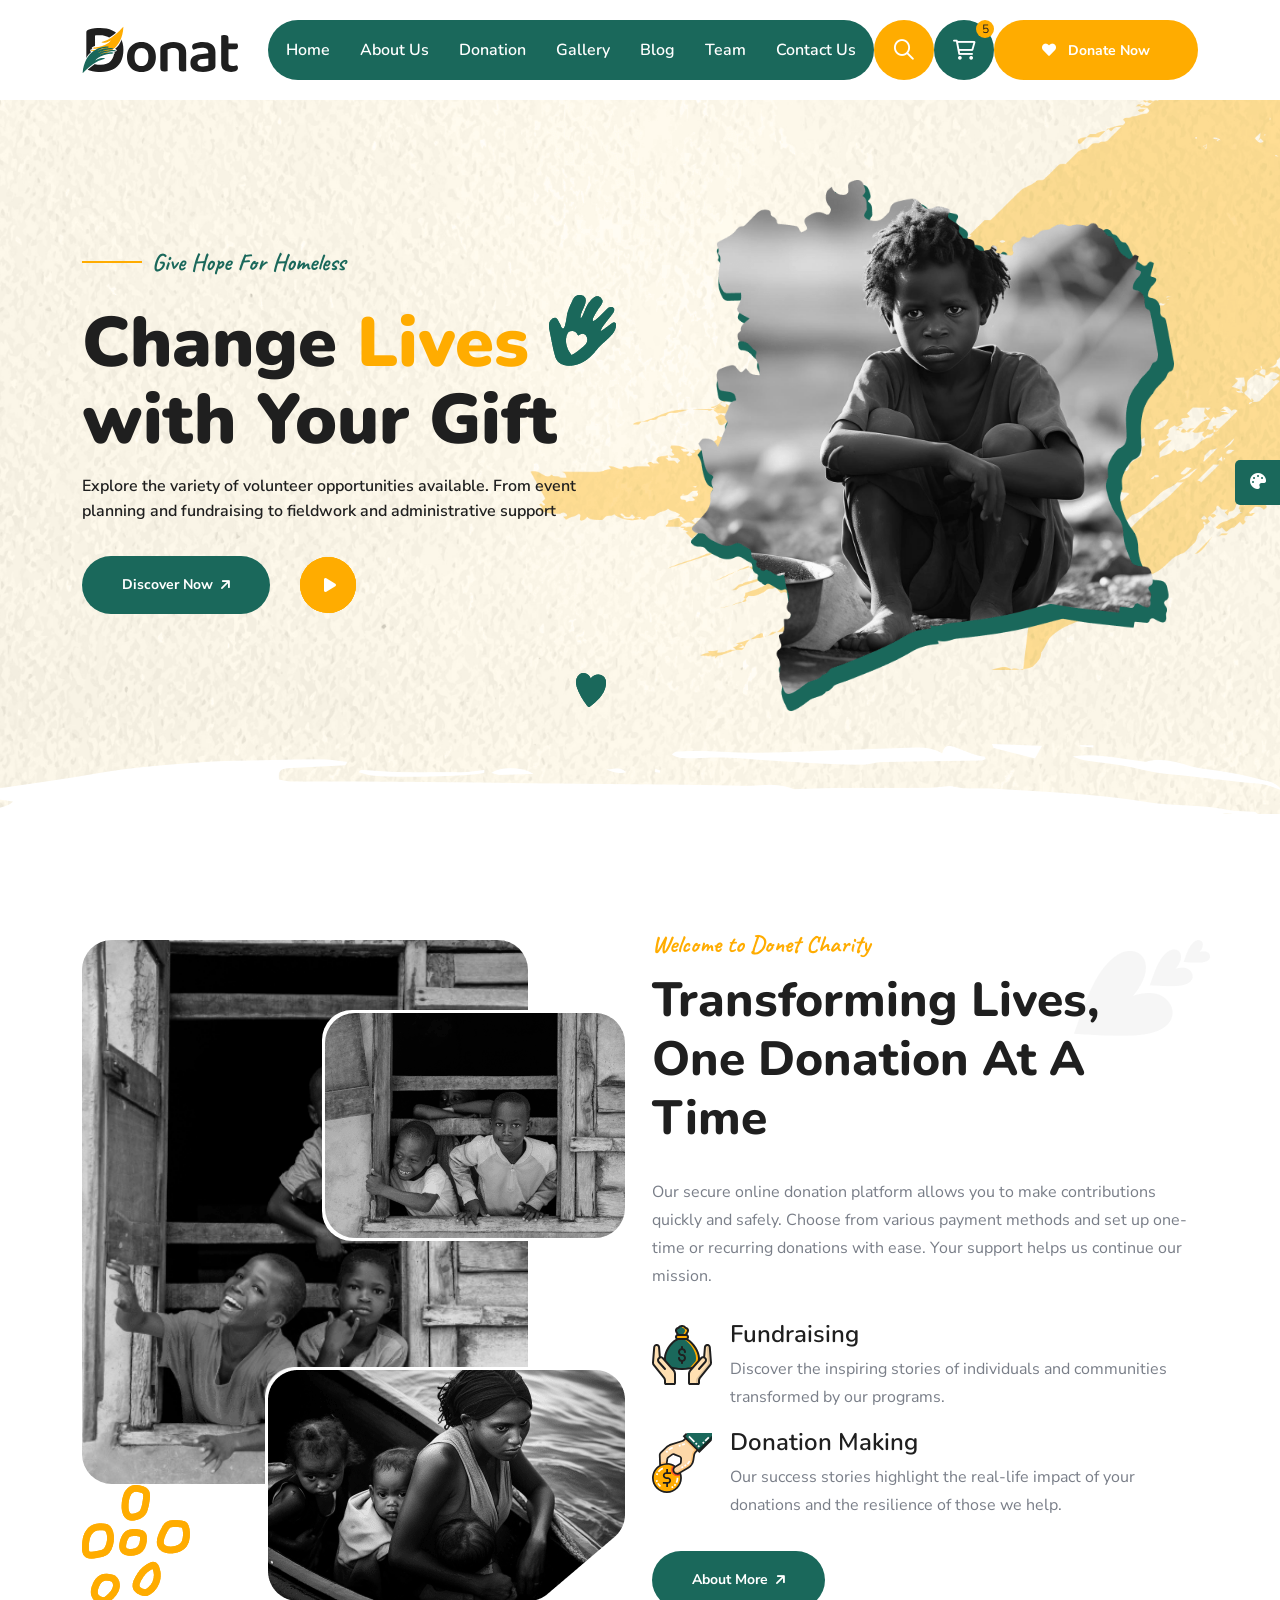
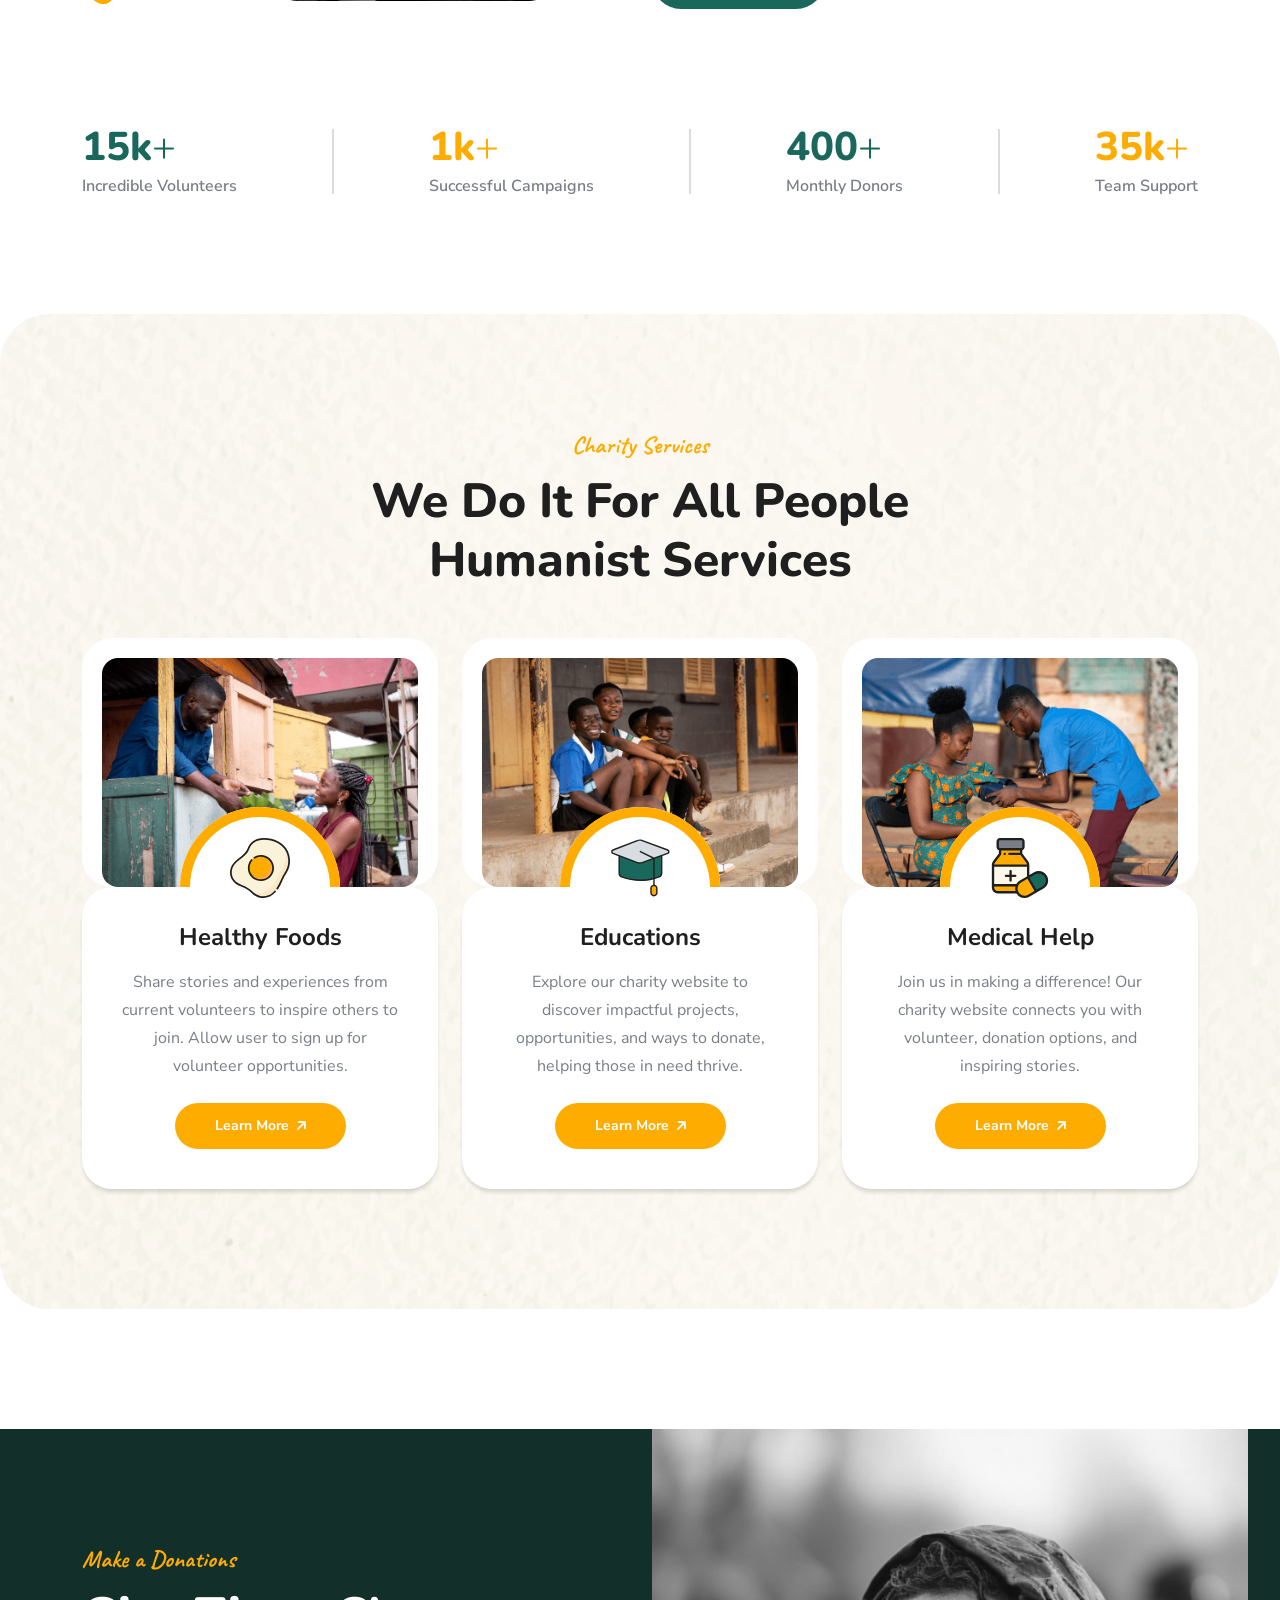
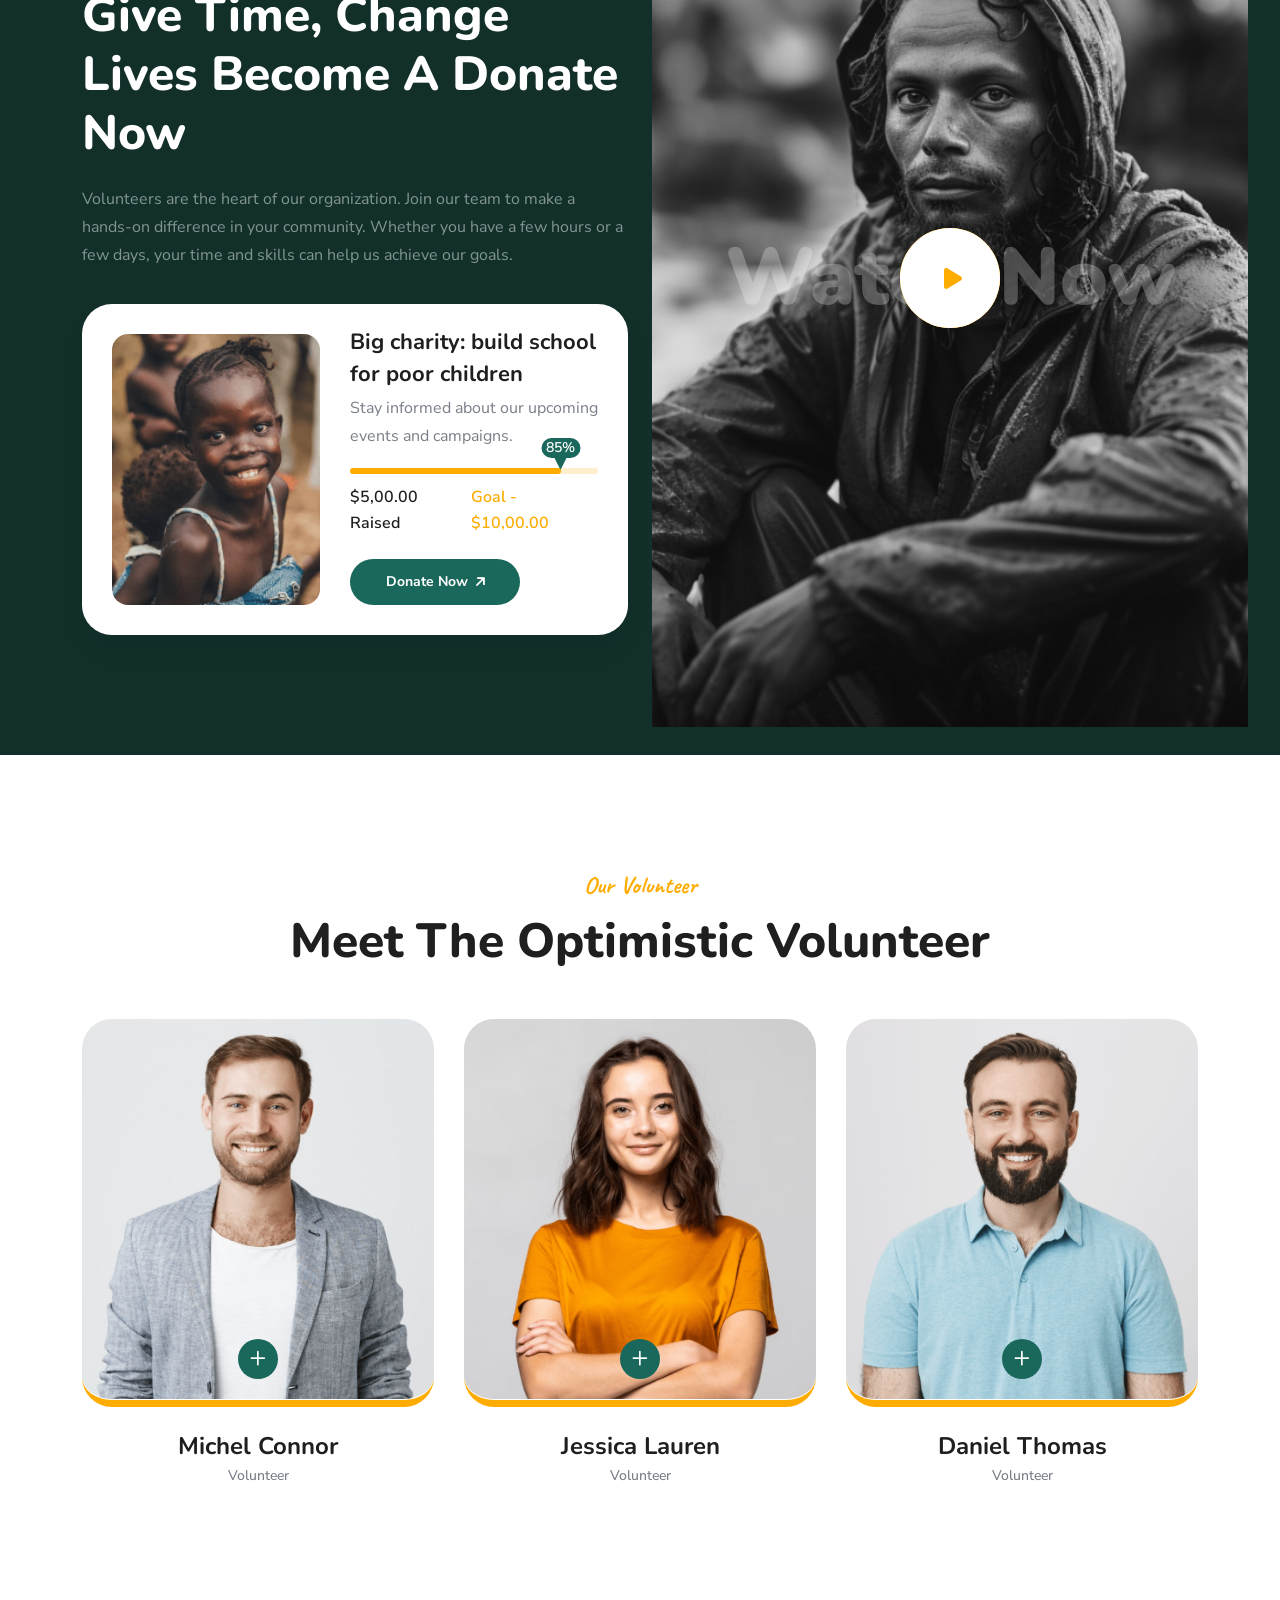
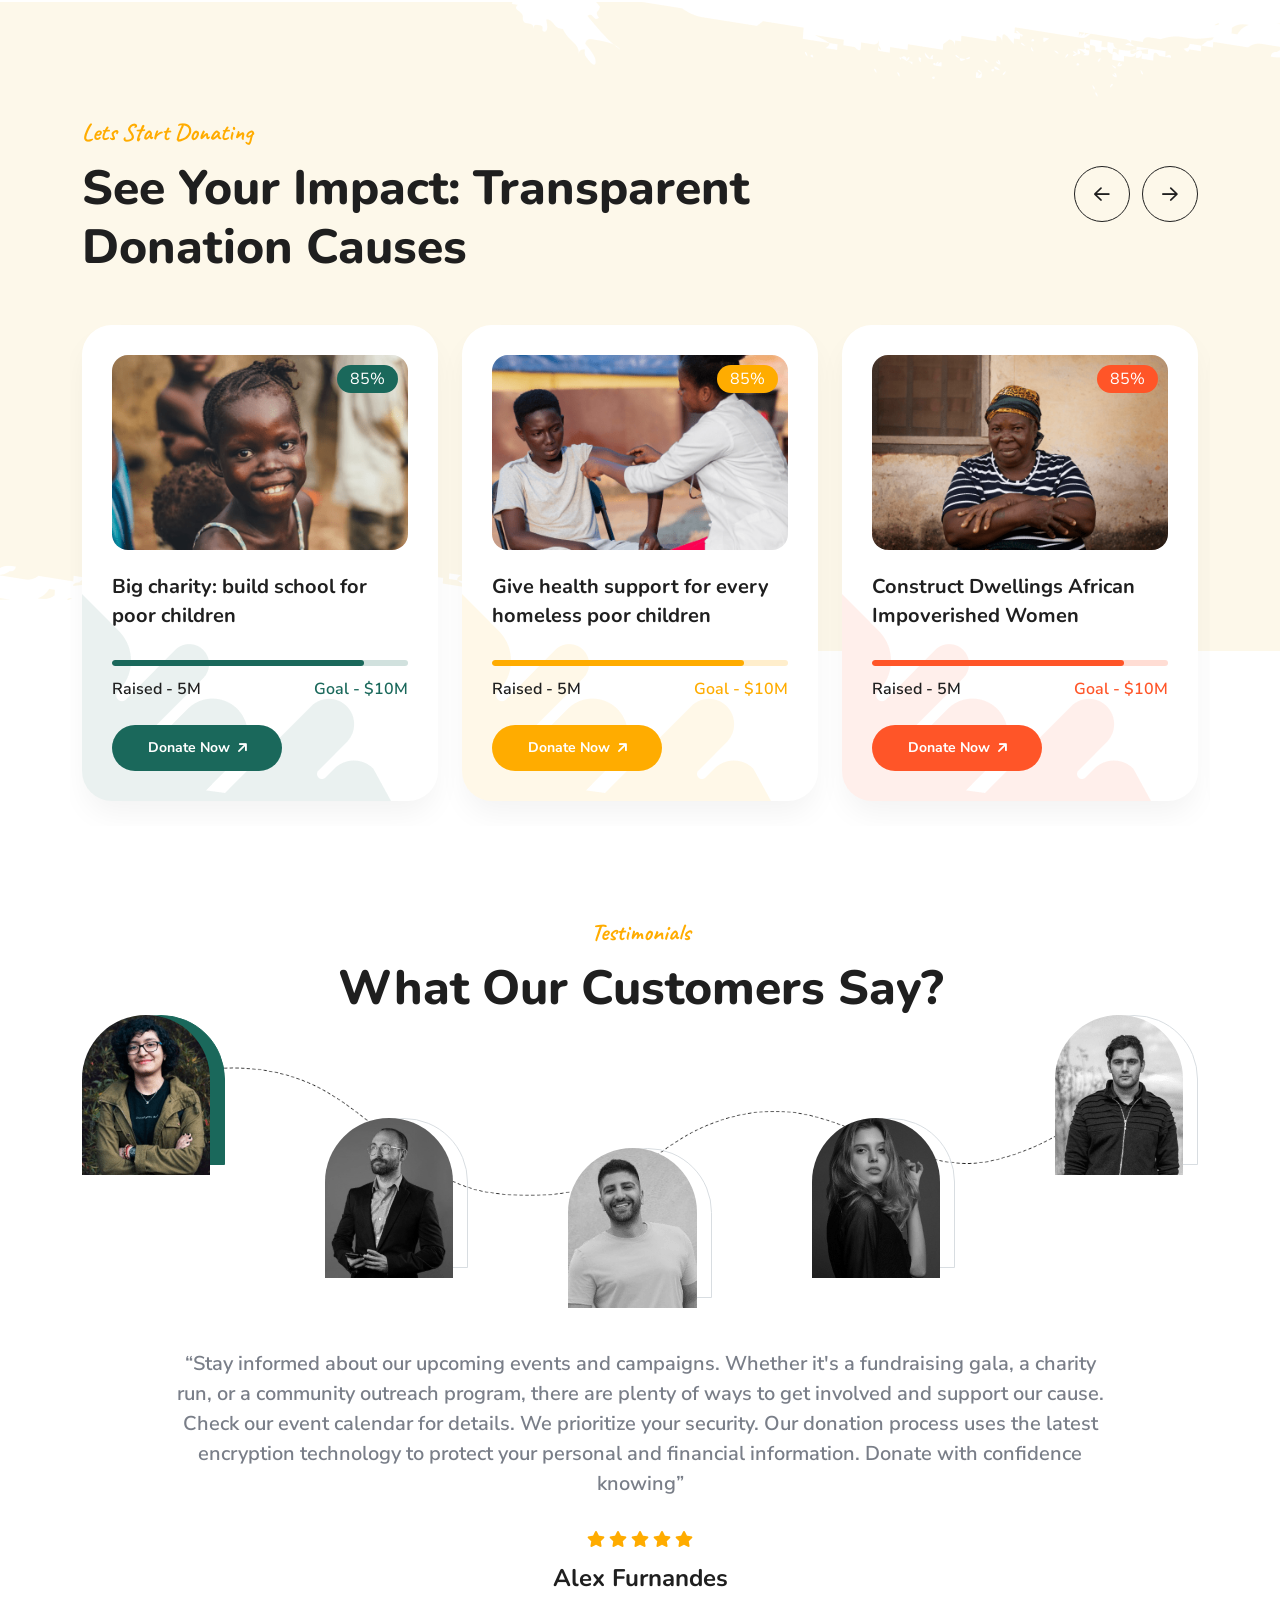
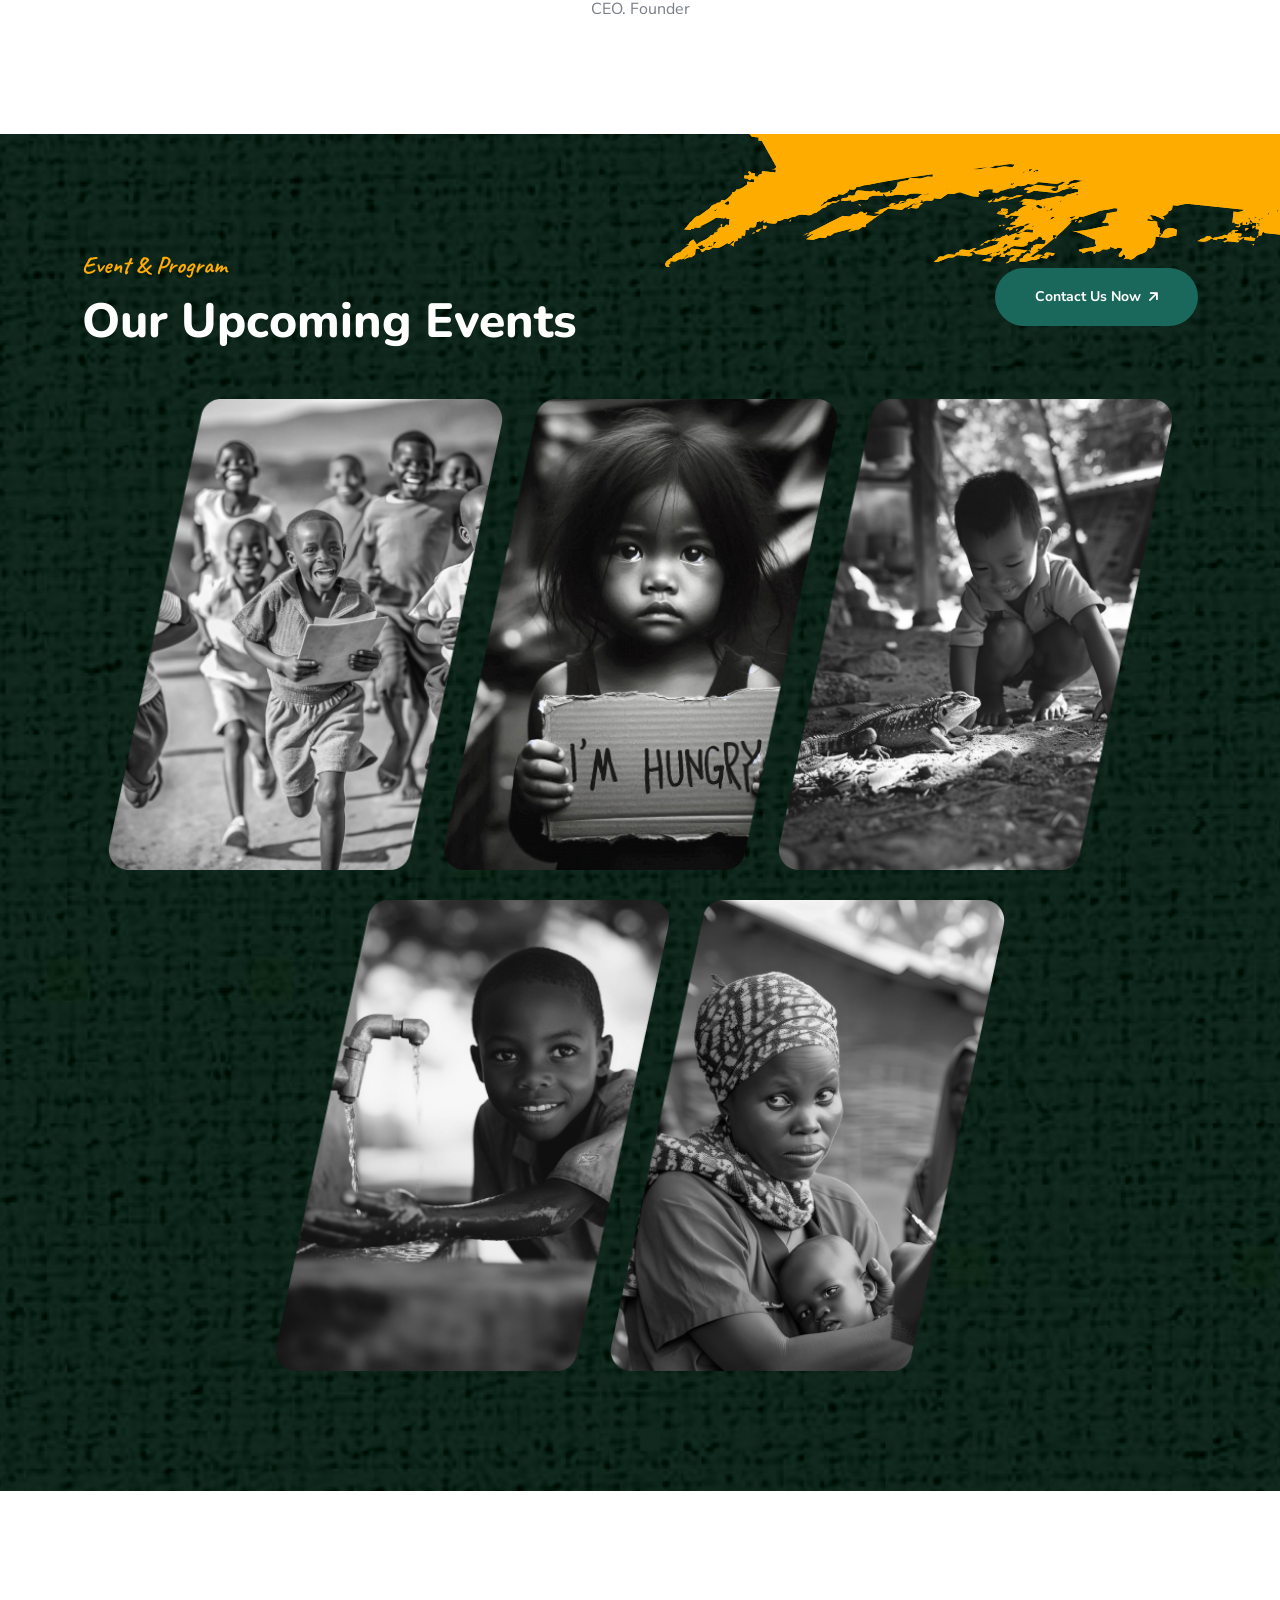
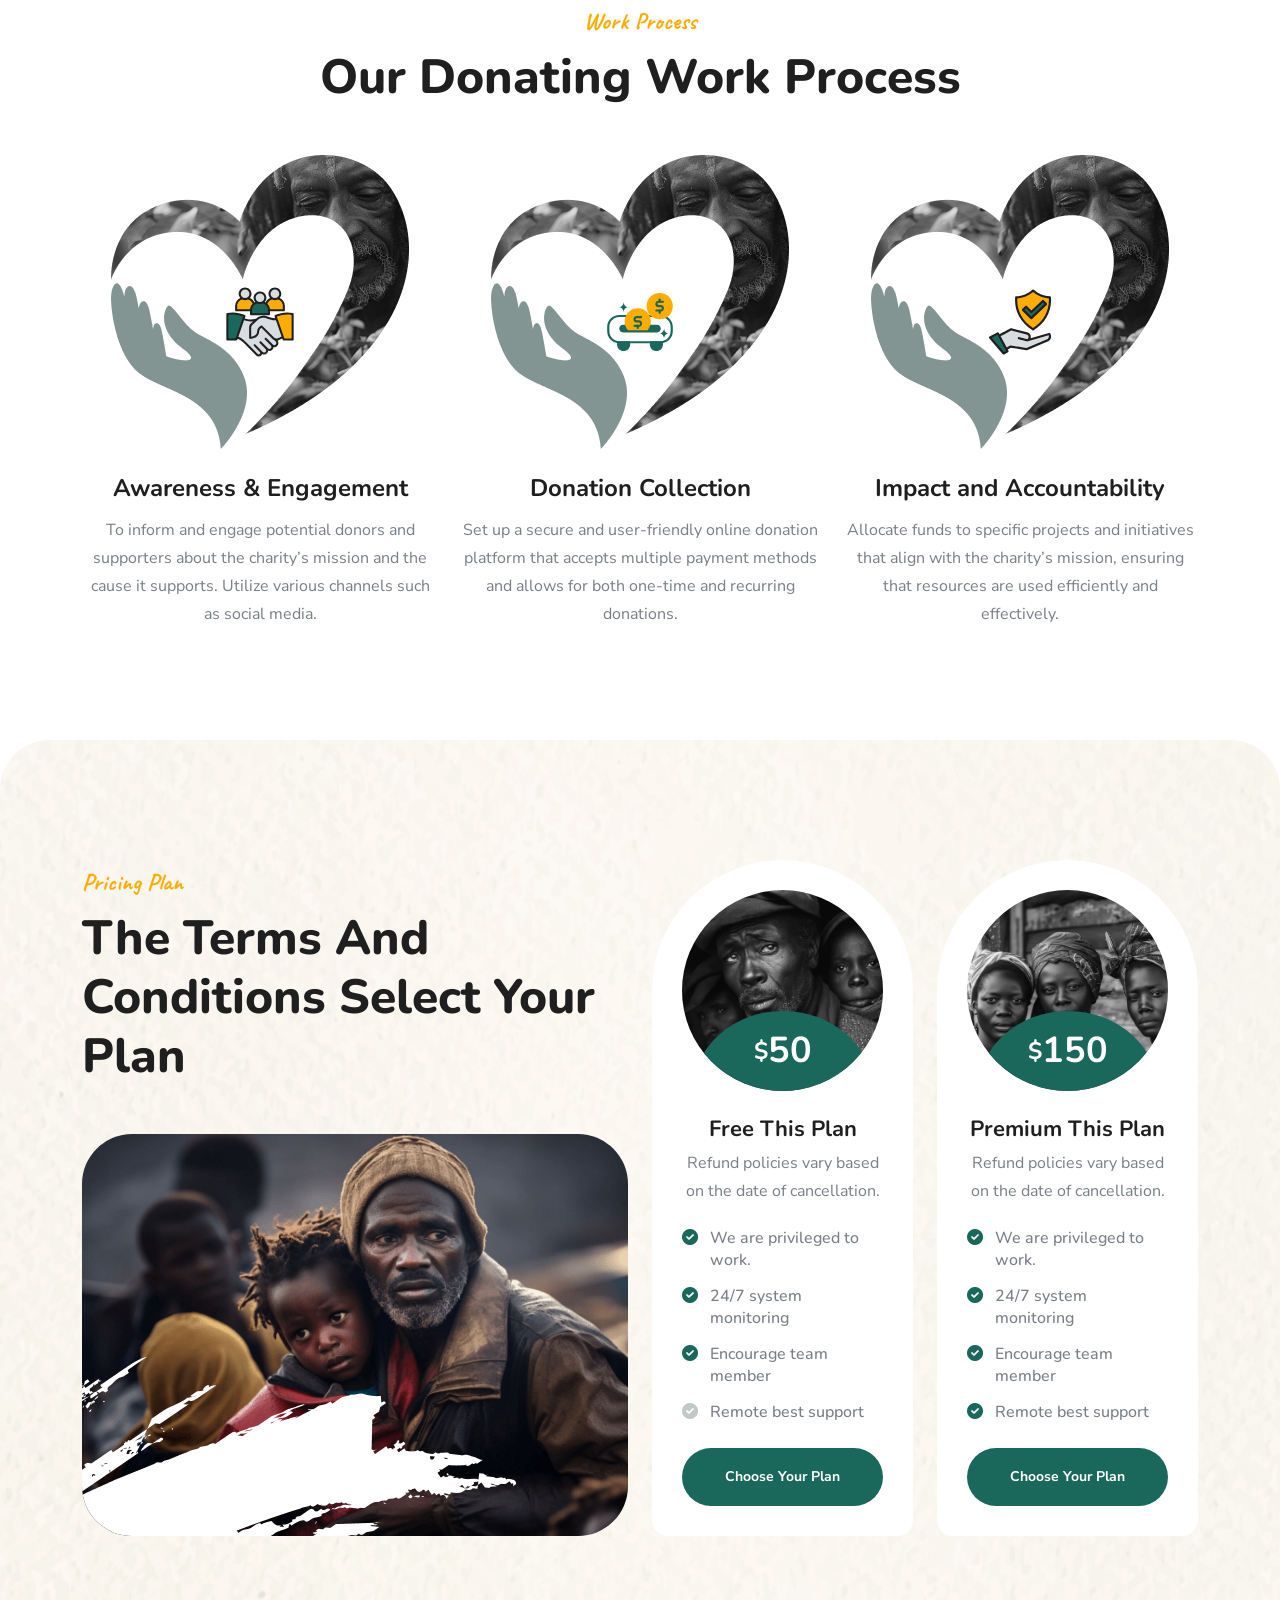
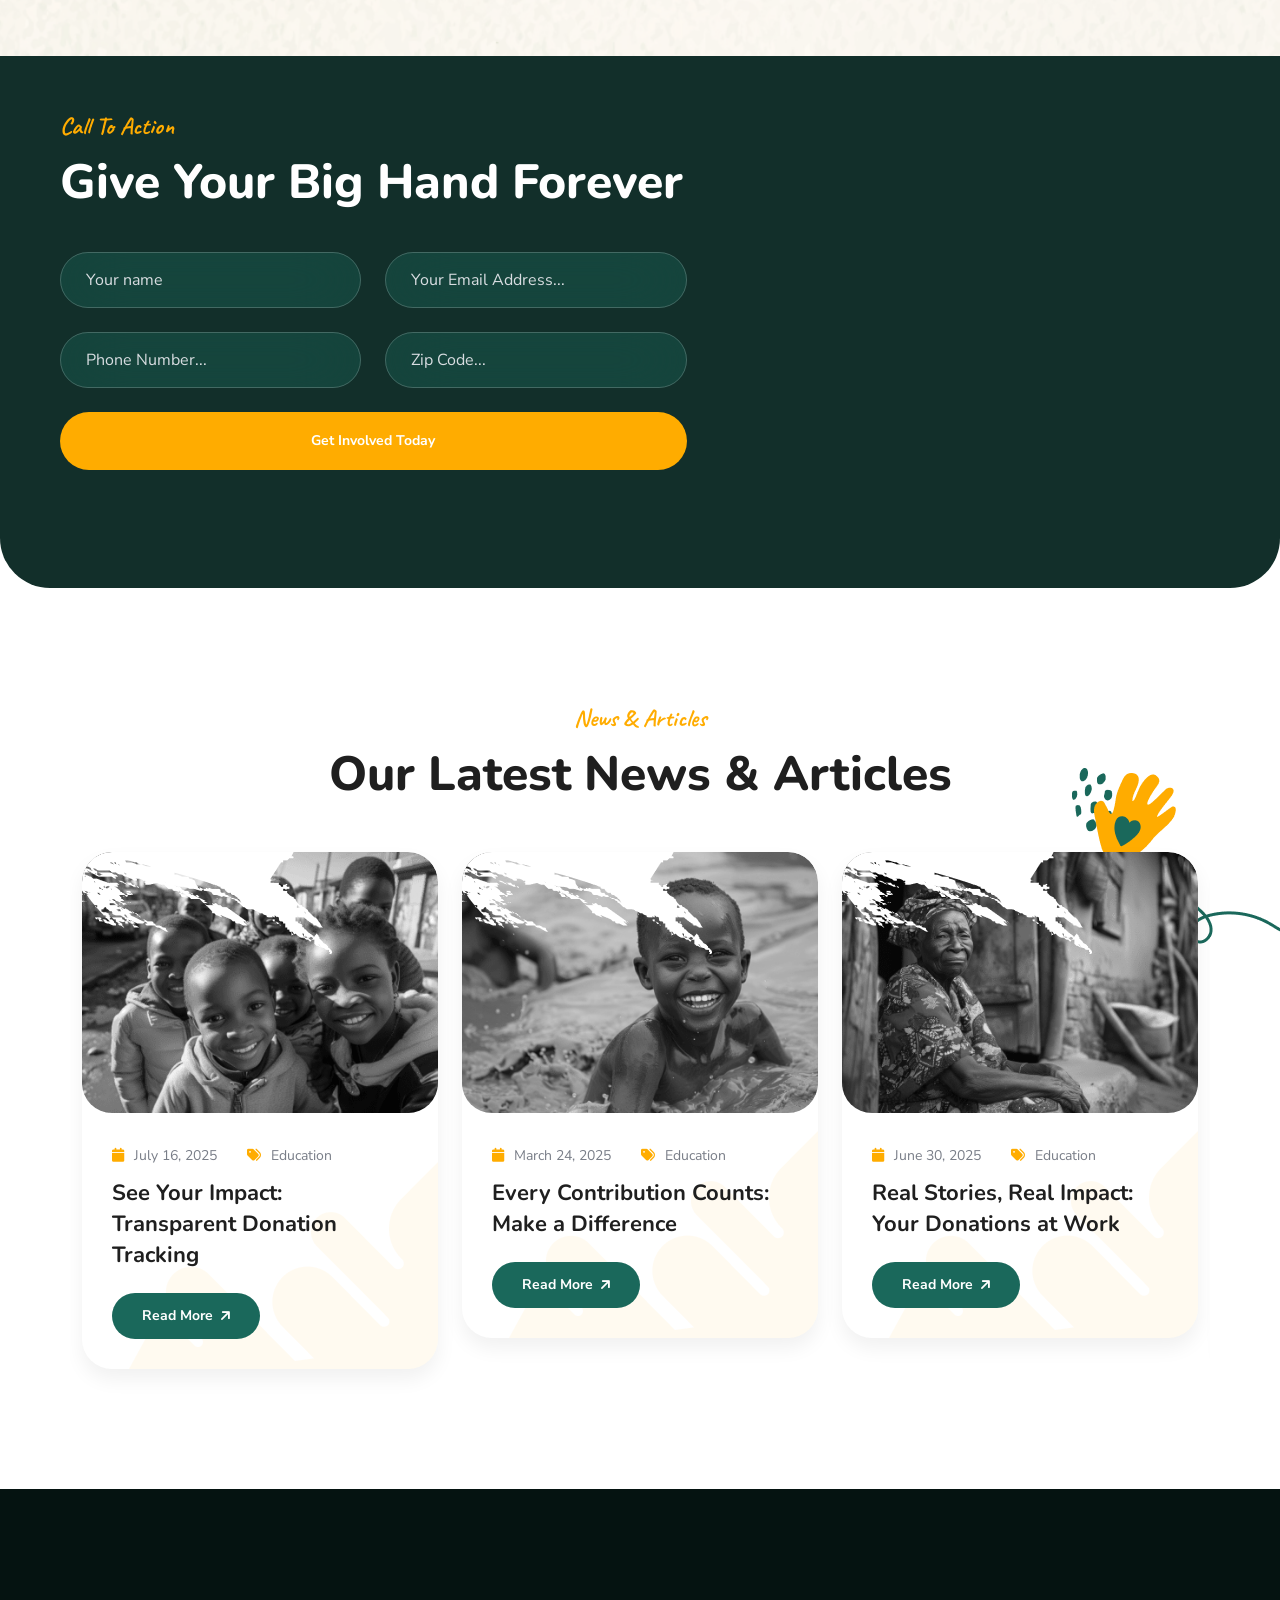
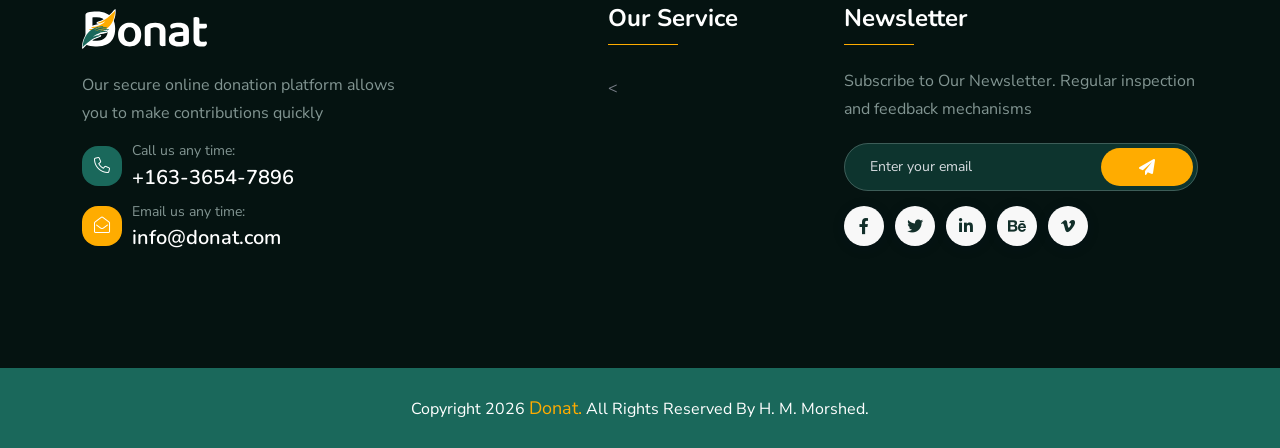
<file: index.html>
<!doctype html>
<html class="no-js" lang="zxx" dir="ltr">

<head>
    <meta charset="utf-8">
    <meta http-equiv="x-ua-compatible" content="ie=edge">
    <title>Donat-Charity & Donation</title>
    <meta name="author" content="Donat">
    <meta name="description" content="Donat - Charity & Donation HTML Template">
    <meta name="keywords" content="Donat - Charity & Donation HTML Template">
    <meta name="robots" content="INDEX,FOLLOW">

    <!-- Mobile Specific Metas -->
    <meta name="viewport" content="width=device-width, initial-scale=1, shrink-to-fit=no">

    <!-- Favicons - Place favicon.ico in the root directory -->
    <link rel="apple-touch-icon" sizes="57x57" href="assets/img/favicons/apple-icon-57x57.png">
    <link rel="apple-touch-icon" sizes="60x60" href="assets/img/favicons/apple-icon-60x60.png">
    <link rel="apple-touch-icon" sizes="72x72" href="assets/img/favicons/apple-icon-72x72.png">
    <link rel="apple-touch-icon" sizes="76x76" href="assets/img/favicons/apple-icon-76x76.png">
    <link rel="apple-touch-icon" sizes="114x114" href="assets/img/favicons/apple-icon-114x114.png">
    <link rel="apple-touch-icon" sizes="120x120" href="assets/img/favicons/apple-icon-120x120.png">
    <link rel="apple-touch-icon" sizes="144x144" href="assets/img/favicons/apple-icon-144x144.png">
    <link rel="apple-touch-icon" sizes="152x152" href="assets/img/favicons/apple-icon-152x152.png">
    <link rel="apple-touch-icon" sizes="180x180" href="assets/img/favicons/apple-icon-180x180.png">
    <link rel="icon" type="image/png" sizes="192x192" href="assets/img/favicons/android-icon-192x192.png">
    <link rel="icon" type="image/png" sizes="32x32" href="assets/img/favicons/favicon-32x32.png">
    <link rel="icon" type="image/png" sizes="96x96" href="assets/img/favicons/favicon-96x96.png">
    <link rel="icon" type="image/png" sizes="16x16" href="assets/img/favicons/favicon-16x16.png">
    <link rel="manifest" href="assets/img/favicons/manifest.json">
    <meta name="msapplication-TileColor" content="#ffffff">
    <meta name="msapplication-TileImage" content="assets/img/favicons/ms-icon-144x144.png">
    <meta name="theme-color" content="#ffffff">

    <!--==============================
	  Google Fonts
	============================== -->
    <link rel="preconnect" href="https://fonts.googleapis.com/">
    <link rel="preconnect" href="https://fonts.gstatic.com/" crossorigin>
    <link href="https://fonts.googleapis.com/css2?family=Caveat:wght@400..700&amp;family=Nunito+Sans:ital,opsz,wght@0,6..12,200..1000;1,6..12,200..1000&amp;family=Nunito:ital,wght@0,200..1000;1,200..1000&amp;display=swap" rel="stylesheet">

    <!--==============================
	    All CSS File
	============================== -->
    <!-- Bootstrap -->
    <link rel="stylesheet" href="assets/css/bootstrap.min.css">
    <!-- Fontawesome Icon -->
    <link rel="stylesheet" href="assets/css/fontawesome.min.css">
    <!-- Magnific Popup -->
    <link rel="stylesheet" href="assets/css/magnific-popup.min.css">
    <!-- Swiper Js -->
    <link rel="stylesheet" href="assets/css/swiper-bundle.min.css">
    <!-- Theme Custom CSS -->
    <link rel="stylesheet" href="assets/css/style.css">

</head>

<body>

    <!--[if lte IE 9]>
    	<p class="browserupgrade">You are using an <strong>outdated</strong> browser. Please <a href="https://browsehappy.com/">upgrade your browser</a> to improve your experience and security.</p>
  	<![endif]-->


    <!--********************************
   		Code Start From Here 
	******************************** -->

    <!--==============================
     Preloader
  ==============================-->
    <div class="preloader ">
        <button class="th-btn style2 preloaderCls">Cancel Preloader </button>
        <div class="preloader-inner">
            <span class="loader">
                Donat
                <span class="loading-text">Donat</span>
            </span>
        </div>
    </div><!--==============================
    Sidemenu
============================== -->
    <div class="sidemenu-wrapper sidemenu-cart ">
        <div class="sidemenu-content">
            <button class="closeButton sideMenuCls"><i class="far fa-times"></i></button>
            <div class="widget woocommerce widget_shopping_cart">
                <h3 class="widget_title">Shopping cart</h3>
                <div class="widget_shopping_cart_content">
                    <ul class="woocommerce-mini-cart cart_list product_list_widget ">
                        <li class="woocommerce-mini-cart-item mini_cart_item">
                            <a href="#" class="remove remove_from_cart_button"><i class="far fa-times"></i></a>
                            <a href="#"><img src="assets/img/product/product_thumb_1_1.png" alt="Cart Image">Books</a>
                            <span class="quantity">1 ×
                                <span class="woocommerce-Price-amount amount">
                                    <span class="woocommerce-Price-currencySymbol">$</span>940.00</span>
                            </span>
                        </li>
                        <li class="woocommerce-mini-cart-item mini_cart_item">
                            <a href="#" class="remove remove_from_cart_button"><i class="far fa-times"></i></a>
                            <a href="#"><img src="assets/img/product/product_thumb_1_2.png" alt="Cart Image">Medicine</a>
                            <span class="quantity">1 ×
                                <span class="woocommerce-Price-amount amount">
                                    <span class="woocommerce-Price-currencySymbol">$</span>899.00</span>
                            </span>
                        </li>
                        <li class="woocommerce-mini-cart-item mini_cart_item">
                            <a href="#" class="remove remove_from_cart_button"><i class="far fa-times"></i></a>
                            <a href="#"><img src="assets/img/product/product_thumb_1_3.png" alt="Cart Image">Dress</a>
                            <span class="quantity">1 ×
                                <span class="woocommerce-Price-amount amount">
                                    <span class="woocommerce-Price-currencySymbol">$</span>756.00</span>
                            </span>
                        </li>
                        <li class="woocommerce-mini-cart-item mini_cart_item">
                            <a href="#" class="remove remove_from_cart_button"><i class="far fa-times"></i></a>
                            <a href="#"><img src="assets/img/product/product_thumb_1_4.png" alt="Cart Image">Chair</a>
                            <span class="quantity">1 ×
                                <span class="woocommerce-Price-amount amount">
                                    <span class="woocommerce-Price-currencySymbol">$</span>723.00</span>
                            </span>
                        </li>
                        <li class="woocommerce-mini-cart-item mini_cart_item">
                            <a href="#" class="remove remove_from_cart_button"><i class="far fa-times"></i></a>
                            <a href="#"><img src="assets/img/product/product_thumb_1_5.png" alt="Cart Image">Cloths</a>
                            <span class="quantity">1 ×
                                <span class="woocommerce-Price-amount amount">
                                    <span class="woocommerce-Price-currencySymbol">$</span>1080.00</span>
                            </span>
                        </li>
                    </ul>
                    <p class="woocommerce-mini-cart__total total">
                        <strong>Subtotal:</strong>
                        <span class="woocommerce-Price-amount amount">
                            <span class="woocommerce-Price-currencySymbol">$</span>4398.00</span>
                    </p>
                    <p class="woocommerce-mini-cart__buttons buttons">
                        <a href="cart.html" class="th-btn wc-forward">View cart</a>
                        <a href="checkout.html" class="th-btn checkout wc-forward">Checkout</a>
                    </p>
                </div>
            </div>
        </div>
    </div>
    <div class="popup-search-box d-none d-lg-block">
        <button class="searchClose"><i class="far fa-times"></i></button>
        <form action="#">
            <input type="text" placeholder="What are you looking for?">
            <button type="submit"><i class="fal fa-search"></i></button>
        </form>
    </div><!--==============================
    Mobile Menu
  ============================== -->
    <div class="th-menu-wrapper">
        <div class="th-menu-area text-center">
            <button class="th-menu-toggle"><i class="fal fa-times"></i></button>
            <div class="mobile-logo">
                <a href="index.html"><img src="assets/img/logo.svg" alt="Donat"></a>
            </div>
            <div class="th-mobile-menu">
                <ul>
                    <li >
                        <a href="index.html">Home</a>
                    </li>
                
                    <li>
                    <a href="about.html">About Us</a>
                    </li>
                    <li>
                     <a href="donate-now.html">Donation</a>
                    </li>
                    <li>
                     <a href="gallery.html">Gallery</a>
                    </li>
                    <li>
                     <a href="blog.html">Blog</a>
                    </li>
                    <li>
                     <a href="add-team.html">Team</a>
                    </li>
                    <li>
                     <a href="contact.html">Contact Us</a>
                </li>
             </ul>
            </div>
        </div>
    </div>
    <div class="color-scheme-wrap active">
        <button class="switchIcon"><i class="fa-solid fa-palette"></i></button>
        <h3 class="color-scheme-wrap-title text-center">Color Switcher</h3>
        <h4 class="color-scheme-wrap-subtitle text-center">Theme Color</h4>
        <div class="color-switch-btns">
            <button data-color="#1A685B"><i class="fa-solid fa-droplet"></i></button>
            <button data-color="#f34e3a"><i class="fa-solid fa-droplet"></i></button>
            <button data-color="#FF4857"><i class="fa-solid fa-droplet"></i></button>
            <button data-color="#3843C1"><i class="fa-solid fa-droplet"></i></button>
            <button data-color="#FF7E02"><i class="fa-solid fa-droplet"></i></button>
        </div>
        <h4 class="color-scheme-wrap-subtitle mt-20 text-center">Secondary Color</h4>
        <div class="secondary-color-switch-btns">
            <button data-secondary-color="#FFAC00"><i class="fa-solid fa-droplet"></i></button>
            <button data-secondary-color="#F41E1E"><i class="fa-solid fa-droplet"></i></button>
            <button data-secondary-color="#f34e3a"><i class="fa-solid fa-droplet"></i></button>
            <button data-secondary-color="#FF4857"><i class="fa-solid fa-droplet"></i></button>
            <button data-secondary-color="#3843C1"><i class="fa-solid fa-droplet"></i></button>
        </div>
    </div><!--==============================
	Header Area
==============================-->
    <header class="th-header header-layout1 onepage-nav">
        <div class="sticky-wrapper">
            <!-- Main Menu Area -->
            <div class="container">
                <div class="menu-area">
                    <div class="header-logo">
                        <a href="index.html"><img src="assets/img/logo.svg" alt="Donat"></a>
                    </div>
                    <div class="menu-area-wrap">
                        <nav class="main-menu d-none d-lg-block">
                            <ul>
                                <li>
                        <a href="index.html">Home</a>
                    </li>
                
                    <li>
                    <a href="about.html">About Us</a>
                    </li>
                    <li>
                     <a href="donate-now.html">Donation</a>
                    </li>
                    <li>
                     <a href="gallery.html">Gallery</a>
                    </li>
                    <li>
                     <a href="blog.html">Blog</a>
                    </li>
                    <li>
                     <a href="add-team.html">Team</a>
                    </li>
                    <li>
                     <a href="contact.html">Contact Us</a>
                </li>
                </ul>

                        </nav>
                        <p class="header-notice"><img class="me-1" src="assets/img/icon/heart-icon.svg" alt="img">Are you ready to help them? Let’s become a volunteers...</p>
                    </div>
                    <div class="header-button">
                        <button type="button" class="icon-btn style2 searchBoxToggler d-lg-block d-none"><i class="far fa-search"></i></button>
                        <button type="button" class="icon-btn sideMenuToggler">
                            <span class="badge">5</span>
                            <i class="fa-regular fa-cart-shopping"></i>
                        </button>
                        <a href="contact.html" class="th-btn style3 d-xl-block d-none"><i class="fas fa-heart me-2"></i> Donate Now</a>
                        <button type="button" class="icon-btn th-menu-toggle d-lg-none"><i class="far fa-bars"></i></button>
                    </div>
                </div>
            </div>
        </div>
    </header>


    <!--==============================
Hero Area
==============================-->
    <div class="th-hero-wrapper hero-2" id="hero" data-bg-src="assets/img/hero/hero_bg_2_1.png" data-overlay="gray">
        <div class="shape-mockup hero-shape-2-1 jump" data-top="14%" data-left="5%">
            <div class="color-masking">
                <div class="masking-src" data-mask-src="assets/img/hero/hero-bg-shape2-1.png"></div>
                <img src="assets/img/hero/hero-bg-shape2-1.png" alt="shape">
            </div>
        </div>
        <div class="shape-mockup hero-shape-2-2 jump-reverse" data-top="9%" data-left="45%">
            <img src="assets/img/hero/hero-bg-shape2-2.png" alt="shape">
        </div>
        <div class="shape-mockup hero-shape-2-4 ripple-animation" data-bottom="15%" data-left="45%">
            <div class="color-masking">
                <div class="masking-src" data-mask-src="assets/img/hero/hero-bg-shape2-4.png"></div>
                <img src="assets/img/hero/hero-bg-shape2-4.png" alt="shape">
            </div>
        </div>
        <div class="shape-mockup hero-shape-2-5" data-bottom="-3%" data-left="8.5%">
            <div class="color-masking2">
                <div class="masking-src" data-mask-src="assets/img/hero/hero-bg-shape2-5.png"></div>
                <img src="assets/img/hero/hero-bg-shape2-5.png" alt="shape">
            </div>
        </div>
        <div class="shape-mockup hero-shape-2-6" data-bottom="-5%" data-left="3%">
            <div class="color-masking">
                <div class="masking-src" data-mask-src="assets/img/hero/hero-bg-shape2-6.png"></div>
                <img src="assets/img/hero/hero-bg-shape2-6.png" alt="shape">
            </div>
        </div>
        <div class="shape-mockup hero-shape-2-7" data-bottom="-7%" data-left="0%">
            <img src="assets/img/hero/hero-bg-shape2-7.png" alt="shape">
        </div>
        <div class="shape-mockup hero-shape-2-8" data-top="0%" data-right="0%">
            <div class="color-masking2">
                <div class="masking-src" data-mask-src="assets/img/hero/hero-bg-shape2-8.png"></div>
                <img src="assets/img/hero/hero-bg-shape2-8.png" alt="shape">
            </div>
        </div>
        <div class="shape-mockup hero-shape-2-9" data-bottom="0%" data-left="0%" data-right="0">
            <img src="assets/img/hero/hero-bg-shape2-9.png" alt="shape">
        </div>
        <div class="container">
            <div class="row gx-40 align-items-center flex-row-reverse">
                <div class="col-lg-6">
                    <div class="hero-2-img">
                        <img src="assets/img/hero/hero_thumb_1_1.jpg" alt="Image">
                        <div class="hero-2-shape" data-mask-src="assets/img/hero/hero-thumb-shape2-1.png"></div>
                    </div>
                </div>
                <div class="col-lg-6">
                    <div class="hero-style2">
                        <span class="sub-title after-none">Give Hope For Homeless</span>
                        <h1 class="hero-title">
                            <span class="title1">Change <span class="text-theme2">Lives</span>
                                <div class="color-masking shake d-inline-flex">
                                    <div class="masking-src" data-mask-src="assets/img/hero/hero-bg-shape2-3.png"></div>
                                    <img src="assets/img/hero/hero-bg-shape2-3.png" alt="shape">
                                </div>
                            </span>
                            <span class="title2">with Your Gift</span>
                        </h1>
                        <p class="hero-text">Explore the variety of volunteer opportunities available. From event planning and fundraising to fieldwork and administrative support</p>
                        <div class="btn-wrap">
                            <a href="about.html" class="th-btn">Discover Now<i class="fa-solid fa-arrow-up-right ms-2"></i></a>
                            <a href="https://www.youtube.com/watch?v=_sI_Ps7JSEk" class="play-btn style3 popup-video"><i class="fas fa-play"></i></a>
                        </div>
                    </div>
                </div>

            </div>

        </div>
    </div>
    <!--======== / Hero Section ========-->
    <!--==============================
About Area  
==============================-->
    <div class="overflow-hidden space" id="about-sec">
        <div class="shape-mockup about-bg-shape2-1 jump-reverse" data-top="10%" data-right="5%">
            <img src="assets/img/shape/heart-shape1.png" alt="shape">
        </div>
        <div class="container">
            <div class="row gx-60 gy-60 align-items-center">
                <div class="col-xl-6 col-lg-10">
                    <div class="img-box2">
                        <div class="img1">
                            <img src="assets/img/normal/about_2_1.png" alt="About">
                        </div>
                        <div class="img2 jump">
                            <img src="assets/img/normal/about_2_2.png" alt="About">
                        </div>
                        <div class="img3 moving" data-mask-src="assets/img/normal/about_2_3-mask.png">
                            <img data-mask-src="assets/img/normal/about_2_3-mask.png" src="assets/img/normal/about_2_3.png" alt="About">
                        </div>
                        <div class="about-shape2-1 jump">
                            <div class="color-masking">
                                <div class="masking-src" data-mask-src="assets/img/shape/about_shape2_1.png"></div>
                                <img src="assets/img/shape/about_shape2_1.png" alt="img">
                            </div>
                        </div>
                        <div class="about-shape2-2 jump-reverse">
                            <div class="color-masking2">
                                <div class="masking-src" data-mask-src="assets/img/shape/about_shape2_2.png"></div>
                                <img src="assets/img/shape/about_shape2_2.png" alt="img">
                            </div>
                        </div>
                    </div>
                </div>
                <div class="col-xl-6">
                    <div class="about-wrap2">
                        <div class="title-area mb-35">
                            <span class="sub-title after-none before-none">Welcome to Donet Charity</span>
                            <h2 class="sec-title">Transforming Lives,
                                One Donation at a Time</h2>
                            <p class="mt-30">Our secure online donation platform allows you to make contributions quickly and safely. Choose from various payment methods and set up one-time or recurring donations with ease. Your support helps us continue our mission.</p>
                        </div>
                        <div class="about-feature-grid">
                            <div class="box-icon">
                                <img src="assets/img/icon/about-icon2-1.svg" alt="icon">
                            </div>
                            <div class="media-body">
                                <h4 class="box-title">Fundraising</h4>
                                <p class="box-text">Discover the inspiring stories of individuals and communities transformed by our programs.</p>
                            </div>
                        </div>
                        <div class="about-feature-grid">
                            <div class="box-icon">
                                <img src="assets/img/icon/about-icon2-2.svg" alt="icon">
                            </div>
                            <div class="media-body">
                                <h4 class="box-title">Donation Making</h4>
                                <p class="box-text">Our success stories highlight the real-life impact of your donations and the resilience of those we help.</p>
                            </div>
                        </div>
                        <div class="btn-wrap mt-40">
                            <a href="about.html" class="th-btn">About More<i class="fas fa-arrow-up-right ms-2"></i></a>
                        </div>
                    </div>
                </div>
            </div>
        </div>
    </div>


    <!--==============================
Counter Area  
==============================-->
    <div class="space-bottom">
        <div class="container">
            <div class="counter-wrap">
                <div class="counter-card">
                    <div class="media-body">
                        <h2 class="box-number text-theme"><span class="counter-number">15</span>k<span class="fw-light">+</span></h2>
                        <p class="box-text">Incredible Volunteers</p>
                    </div>
                </div>
                <div class="divider"></div>
                <div class="counter-card">
                    <div class="media-body">
                        <h2 class="box-number text-theme2"><span class="counter-number">1</span>k<span class="fw-light">+</span></h2>
                        <p class="box-text">Successful Campaigns</p>
                    </div>
                </div>
                <div class="divider"></div>
                <div class="counter-card">
                    <div class="media-body">
                        <h2 class="box-number text-theme"><span class="counter-number">400</span><span class="fw-light">+</span></h2>
                        <p class="box-text">Monthly Donors</p>
                    </div>
                </div>
                <div class="divider"></div>
                <div class="counter-card">
                    <div class="media-body">
                        <h2 class="box-number text-theme2"><span class="counter-number">35</span>k<span class="fw-light">+</span></h2>
                        <p class="box-text">Team Support</p>
                    </div>
                </div>
                <div class="divider"></div>
            </div>
        </div>
    </div>
    <!--==============================
Service Area  
==============================-->
    <section class="space-bottom overflow-hidden" id="service-sec">
        <div class="service-wrap1 space th-radius overflow-hidden" data-bg-src="assets/img/bg/gray-bg2.png" data-overlay="gray" data-opacity="5">
            <div class="shape-mockup service-bg-shape1-5 d-xxl-inline-block d-none z-index-3 spin" data-top="15%" data-left="18%">
                <div class="color-masking">
                    <div class="masking-src" data-mask-src="assets/img/shape/service_shape2_1.png"></div>
                    <img src="assets/img/shape/service_shape2_1.png" alt="img">
                </div>
            </div>
            <div class="shape-mockup service-bg-shape1-6 d-xxl-inline-block d-none z-index-3 jump" data-bottom="28%" data-right="5%">
                <div class="color-masking2">
                    <div class="masking-src" data-mask-src="assets/img/shape/service_shape2_2.png"></div>
                    <img src="assets/img/shape/service_shape2_2.png" alt="img">
                </div>
            </div>
            <div class="container">
                <div class="row justify-content-center">
                    <div class="col-lg-7">
                        <div class="title-area text-center">
                            <span class="sub-title after-none before-none">Charity Services</span>
                            <h2 class="sec-title">We Do it for all People
                                Humanist Services</h2>
                        </div>
                    </div>
                </div>
                <div class="row gy-30 gx-30 justify-content-center">
                    <div class="col-xl-4 col-md-6">
                        <div class="service-card style2">
                            <div class="box-thumb">
                                <img src="assets/img/service/service_card_1_1.png" alt="img">
                            </div>
                            <div class="box-icon">
                                <img src="assets/img/icon/service-icon/service-card-icon1-1.svg" alt="Icon">
                            </div>
                            <div class="box-content">
                                <h3 class="box-title"><a href="about.html">Healthy Foods</a></h3>
                                <p class="box-text">Share stories and experiences from current volunteers to inspire others to join. Allow user to sign up for volunteer opportunities.</p>
                                <a href="about.html" class="th-btn">Learn More<i class="fas fa-arrow-up-right ms-2"></i></a>
                            </div>
                        </div>
                    </div>
                    <div class="col-xl-4 col-md-6">
                        <div class="service-card style2">
                            <div class="box-thumb">
                                <img src="assets/img/service/service_card_1_2.png" alt="img">
                            </div>
                            <div class="box-icon">
                                <img src="assets/img/icon/service-icon/service-card-icon1-2.svg" alt="Icon">
                            </div>
                            <div class="box-content">
                                <h3 class="box-title"><a href="about.html">Educations</a></h3>
                                <p class="box-text">Explore our charity website to discover impactful projects, opportunities, and ways to donate, helping those in need thrive.</p>
                                <a href="about.html" class="th-btn">Learn More<i class="fas fa-arrow-up-right ms-2"></i></a>
                            </div>
                        </div>
                    </div>
                    <div class="col-xl-4 col-md-6">
                        <div class="service-card style2">
                            <div class="box-thumb">
                                <img src="assets/img/service/service_card_1_3.png" alt="img">
                            </div>
                            <div class="box-icon">
                                <img src="assets/img/icon/service-icon/service-card-icon1-3.svg" alt="Icon">
                            </div>
                            <div class="box-content">
                                <h3 class="box-title"><a href="about.html">Medical Help</a></h3>
                                <p class="box-text">Join us in making a difference! Our charity website connects you with volunteer, donation options, and inspiring stories.</p>
                                <a href="about.html" class="th-btn">Learn More<i class="fas fa-arrow-up-right ms-2"></i></a>
                            </div>
                        </div>
                    </div>
                </div>
            </div>
        </div>
    </section>

    <!--==============================
Video Area  
==============================-->
    <div class="video-area-2 space bg-theme-dark">
        <div class="shape-mockup video-bg-shape2-1" data-top="0" data-left="0" data-bottom="0">
            <img src="assets/img/shape/video_shape2_1.png" alt="img">
        </div>
        <div class="container">
            <div class="row gy-40 gx-80 justify-content-between">
                <div class="col-xl-6">
                    <div class="title-area mb-35">
                        <span class="sub-title after-none before-none">Make a Donations </span>
                        <h2 class="sec-title text-white">Give Time, Change Lives
                            Become a Donate Now</h2>
                        <p class="text-light">Volunteers are the heart of our organization. Join our team to make a hands-on difference in your community. Whether you have a few hours or a few days, your time and skills can help us achieve our goals.</p>
                    </div>
                    <div class="donation-card style2">
                        <div class="box-thumb">
                            <img src="assets/img/donation/donation2-1.png" alt="image">
                        </div>
                        <div class="box-content">
                            <h3 class="box-title"><a href="blog-details.html">Big charity: build school for poor children</a></h3>
                            <p>Stay informed about our upcoming events and campaigns.</p>
                            <div class="donation-card_progress-wrap">
                                <div class="progress">
                                    <div class="progress-bar" style="width: 85%;">
                                        <div class="progress-value">85%</div>
                                    </div>
                                </div>
                                <div class="donation-card_progress-content">
                                    <span class="donation-card_raise">$5,00.00 Raised</span>
                                    <span class="donation-card_goal text-theme2">Goal - $10,00.00</span>
                                </div>
                            </div>
                            <a href="blog-details.html" class="th-btn style6">Donate Now <i class="fas fa-arrow-up-right ms-2"></i></a>
                        </div>
                    </div>
                </div>
                <div class="col-xl-6">
                    <div class="video-thumb2-1 video-box-center">
                        <img src="assets/img/normal/video-thumb2-1.png" alt="img">
                        <h2 class="video-title">Watch Now</h2>
                        <a href="https://www.youtube.com/watch?v=_sI_Ps7JSEk" class="play-btn style5 popup-video"><i class="fa-sharp fa-solid fa-play"></i></a>
                    </div>
                </div>
            </div>
        </div>
    </div><!--==============================
Team Area  
==============================-->
    <section class="space team-area-2">
        <div class="shape-mockup team-bg-shape2-1 spin d-xxl-block d-none" data-top="20%" data-right="3%"><img src="assets/img/shape/hand-group-shape1.png" alt="img"></div>
        <div class="container">
            <div class="title-area text-center">
                <span class="sub-title after-none before-none">Our Volunteer</span>
                <h2 class="sec-title">Meet The Optimistic Volunteer</h2>
            </div>
            <div class="slider-area">
                <div class="swiper th-slider has-shadow team-slider2" id="teamSlider2" data-slider-options='{"spaceBetween": "30","breakpoints":{"0":{"slidesPerView":1},"576":{"slidesPerView":"1"},"768":{"slidesPerView":"2"},"992":{"slidesPerView":"3"},"1200":{"slidesPerView":"3"}}}'>
                    <div class="swiper-wrapper">
                        <!-- Single Item -->
                        <div class="swiper-slide">
                            <div class="th-team team-card2">
                                <div class="img-wrap">
                                    <div class="team-img">
                                        <img src="assets/img/team/team_2_1.png" alt="Team">
                                    </div>
                                    <div class="team-social-hover">
                                        <a href="#" class="team-social-hover_btn">
                                            <i class="far fa-plus"></i>
                                        </a>
                                        <div class="th-social">
                                            <a target="_blank" href="https://twitter.com/"><i class="fab fa-twitter"></i></a>
                                            <a target="_blank" href="https://facebook.com/"><i class="fab fa-facebook-f"></i></a>
                                            <a target="_blank" href="https://instagram.com/"><i class="fab fa-instagram"></i></a>
                                            <a target="_blank" href="https://behance.com/"><i class="fab fa-behance"></i></a>
                                        </div>
                                    </div>
                                </div>
                                <div class="team-card-content">
                                    <h3 class="box-title"><a href="team-details.html">Michel Connor</a></h3>
                                    <span class="team-desig">Volunteer</span>
                                </div>
                            </div>
                        </div>

                        <!-- Single Item -->
                        <div class="swiper-slide">
                            <div class="th-team team-card2">
                                <div class="img-wrap">
                                    <div class="team-img">
                                        <img src="assets/img/team/team_2_2.png" alt="Team">
                                    </div>
                                    <div class="team-social-hover">
                                        <a href="#" class="team-social-hover_btn">
                                            <i class="far fa-plus"></i>
                                        </a>
                                        <div class="th-social">
                                            <a target="_blank" href="https://twitter.com/"><i class="fab fa-twitter"></i></a>
                                            <a target="_blank" href="https://facebook.com/"><i class="fab fa-facebook-f"></i></a>
                                            <a target="_blank" href="https://instagram.com/"><i class="fab fa-instagram"></i></a>
                                            <a target="_blank" href="https://behance.com/"><i class="fab fa-behance"></i></a>
                                        </div>
                                    </div>
                                </div>
                                <div class="team-card-content">
                                    <h3 class="box-title"><a href="team-details.html">Jessica Lauren</a></h3>
                                    <span class="team-desig">Volunteer</span>
                                </div>
                            </div>
                        </div>

                        <!-- Single Item -->
                        <div class="swiper-slide">
                            <div class="th-team team-card2">
                                <div class="img-wrap">
                                    <div class="team-img">
                                        <img src="assets/img/team/team_2_3.png" alt="Team">
                                    </div>
                                    <div class="team-social-hover">
                                        <a href="#" class="team-social-hover_btn">
                                            <i class="far fa-plus"></i>
                                        </a>
                                        <div class="th-social">
                                            <a target="_blank" href="https://twitter.com/"><i class="fab fa-twitter"></i></a>
                                            <a target="_blank" href="https://facebook.com/"><i class="fab fa-facebook-f"></i></a>
                                            <a target="_blank" href="https://instagram.com/"><i class="fab fa-instagram"></i></a>
                                            <a target="_blank" href="https://behance.com/"><i class="fab fa-behance"></i></a>
                                        </div>
                                    </div>
                                </div>
                                <div class="team-card-content">
                                    <h3 class="box-title"><a href="team-details.html">Daniel Thomas</a></h3>
                                    <span class="team-desig">Volunteer</span>
                                </div>
                            </div>
                        </div>

                        <!-- Single Item -->
                        <div class="swiper-slide">
                            <div class="th-team team-card2">
                                <div class="img-wrap">
                                    <div class="team-img">
                                        <img src="assets/img/team/team_2_1.png" alt="Team">
                                    </div>
                                    <div class="team-social-hover">
                                        <a href="#" class="team-social-hover_btn">
                                            <i class="far fa-plus"></i>
                                        </a>
                                        <div class="th-social">
                                            <a target="_blank" href="https://twitter.com/"><i class="fab fa-twitter"></i></a>
                                            <a target="_blank" href="https://facebook.com/"><i class="fab fa-facebook-f"></i></a>
                                            <a target="_blank" href="https://instagram.com/"><i class="fab fa-instagram"></i></a>
                                            <a target="_blank" href="https://behance.com/"><i class="fab fa-behance"></i></a>
                                        </div>
                                    </div>
                                </div>
                                <div class="team-card-content">
                                    <h3 class="box-title"><a href="team-details.html">Michel Connor</a></h3>
                                    <span class="team-desig">Volunteer</span>
                                </div>
                            </div>
                        </div>

                        <!-- Single Item -->
                        <div class="swiper-slide">
                            <div class="th-team team-card2">
                                <div class="img-wrap">
                                    <div class="team-img">
                                        <img src="assets/img/team/team_2_2.png" alt="Team">
                                    </div>
                                    <div class="team-social-hover">
                                        <a href="#" class="team-social-hover_btn">
                                            <i class="far fa-plus"></i>
                                        </a>
                                        <div class="th-social">
                                            <a target="_blank" href="https://twitter.com/"><i class="fab fa-twitter"></i></a>
                                            <a target="_blank" href="https://facebook.com/"><i class="fab fa-facebook-f"></i></a>
                                            <a target="_blank" href="https://instagram.com/"><i class="fab fa-instagram"></i></a>
                                            <a target="_blank" href="https://behance.com/"><i class="fab fa-behance"></i></a>
                                        </div>
                                    </div>
                                </div>
                                <div class="team-card-content">
                                    <h3 class="box-title"><a href="team-details.html">Jessica Lauren</a></h3>
                                    <span class="team-desig">Volunteer</span>
                                </div>
                            </div>
                        </div>

                        <!-- Single Item -->
                        <div class="swiper-slide">
                            <div class="th-team team-card2">
                                <div class="img-wrap">
                                    <div class="team-img">
                                        <img src="assets/img/team/team_2_3.png" alt="Team">
                                    </div>
                                    <div class="team-social-hover">
                                        <a href="#" class="team-social-hover_btn">
                                            <i class="far fa-plus"></i>
                                        </a>
                                        <div class="th-social">
                                            <a target="_blank" href="https://twitter.com/"><i class="fab fa-twitter"></i></a>
                                            <a target="_blank" href="https://facebook.com/"><i class="fab fa-facebook-f"></i></a>
                                            <a target="_blank" href="https://instagram.com/"><i class="fab fa-instagram"></i></a>
                                            <a target="_blank" href="https://behance.com/"><i class="fab fa-behance"></i></a>
                                        </div>
                                    </div>
                                </div>
                                <div class="team-card-content">
                                    <h3 class="box-title"><a href="team-details.html">Daniel Thomas</a></h3>
                                    <span class="team-desig">Volunteer</span>
                                </div>
                            </div>
                        </div>

                    </div>
                </div>
                <button data-slider-prev="#teamSlider2" class="slider-arrow slider-prev"><i class="far fa-arrow-left"></i></button>
                <button data-slider-next="#teamSlider2" class="slider-arrow slider-next"><i class="far fa-arrow-right"></i></button>
            </div>
        </div>
    </section><!--==============================
Donation Area  
==============================-->
    <section class="space bg-top-center" data-bg-src="assets/img/bg/donation-bg2-1.png" id="donation-sec">
        <div class="container">
            <div class="row justify-content-between align-items-center">
                <div class="col-lg-8">
                    <div class="title-area">
                        <span class="sub-title before-none after-none">Lets Start Donating</span>
                        <h2 class="sec-title">See Your Impact: Transparent
                            Donation Causes</h2>
                    </div>
                </div>
                <div class="col-auto">
                    <div class="sec-btn">
                        <div class="icon-box">
                            <button data-slider-next="#donationSlider2" class="slider-arrow default style-border slider-prev"><i class="far fa-arrow-left"></i></button>
                            <button data-slider-prev="#donationSlider2" class="slider-arrow default style-border slider-next"><i class="far fa-arrow-right"></i></button>
                        </div>
                    </div>
                </div>
            </div>
            <div class="slider-area">
                <div class="swiper th-slider has-shadow" id="donationSlider2" data-slider-options='{"breakpoints":{"0":{"slidesPerView":1},"576":{"slidesPerView":"1"},"768":{"slidesPerView":"2"},"992":{"slidesPerView":"2"},"1200":{"slidesPerView":"3"}}, "autoHeight": "true"}'>
                    <div class="swiper-wrapper">
                        <div class="swiper-slide">
                            <div class="donation-card" data-theme-color="">
                                <div class="donation-card-shape" data-mask-src="assets/img/donation/donation-card-bg-shape1-1.png"></div>
                                <div class="box-thumb">
                                    <img src="assets/img/donation/donation1-1.png" alt="image">
                                    <div class="donation-card-tag">85%</div>
                                </div>
                                <div class="box-content">
                                    <h3 class="box-title"><a href="blog-details.html">Big charity: build school for poor children</a></h3>
                                    <div class="donation-card_progress-wrap">

                                        <div class="progress">
                                            <div class="progress-bar" style="width: 85%;">
                                            </div>
                                        </div>
                                        <div class="donation-card_progress-content">
                                            <span class="donation-card_raise">Raised - 5M</span>
                                            <span class="donation-card_goal">Goal - $10M</span>
                                        </div>
                                    </div>
                                    <a href="blog-details.html" class="th-btn style6">Donate Now <i class="fas fa-arrow-up-right ms-2"></i></a>
                                </div>
                            </div>
                        </div>

                        <div class="swiper-slide">
                            <div class="donation-card" data-theme-color="var(--theme-color2)">
                                <div class="donation-card-shape" data-mask-src="assets/img/donation/donation-card-bg-shape1-1.png"></div>
                                <div class="box-thumb">
                                    <img src="assets/img/donation/donation1-2.png" alt="image">
                                    <div class="donation-card-tag">85%</div>
                                </div>
                                <div class="box-content">
                                    <h3 class="box-title"><a href="blog-details.html">Give health support for every homeless poor children</a></h3>
                                    <div class="donation-card_progress-wrap">

                                        <div class="progress">
                                            <div class="progress-bar" style="width: 85%;">
                                            </div>
                                        </div>
                                        <div class="donation-card_progress-content">
                                            <span class="donation-card_raise">Raised - 5M</span>
                                            <span class="donation-card_goal">Goal - $10M</span>
                                        </div>
                                    </div>
                                    <a href="blog-details.html" class="th-btn style6">Donate Now <i class="fas fa-arrow-up-right ms-2"></i></a>
                                </div>
                            </div>
                        </div>

                        <div class="swiper-slide">
                            <div class="donation-card" data-theme-color="#FF5528">
                                <div class="donation-card-shape" data-mask-src="assets/img/donation/donation-card-bg-shape1-1.png"></div>
                                <div class="box-thumb">
                                    <img src="assets/img/donation/donation1-3.png" alt="image">
                                    <div class="donation-card-tag">85%</div>
                                </div>
                                <div class="box-content">
                                    <h3 class="box-title"><a href="blog-details.html">Construct Dwellings African Impoverished Women</a></h3>
                                    <div class="donation-card_progress-wrap">

                                        <div class="progress">
                                            <div class="progress-bar" style="width: 85%;">
                                            </div>
                                        </div>
                                        <div class="donation-card_progress-content">
                                            <span class="donation-card_raise">Raised - 5M</span>
                                            <span class="donation-card_goal">Goal - $10M</span>
                                        </div>
                                    </div>
                                    <a href="blog-details.html" class="th-btn style6">Donate Now <i class="fas fa-arrow-up-right ms-2"></i></a>
                                </div>
                            </div>
                        </div>

                        <div class="swiper-slide">
                            <div class="donation-card" data-theme-color="">
                                <div class="donation-card-shape" data-mask-src="assets/img/donation/donation-card-bg-shape1-1.png"></div>
                                <div class="box-thumb">
                                    <img src="assets/img/donation/donation1-1.png" alt="image">
                                    <div class="donation-card-tag">85%</div>
                                </div>
                                <div class="box-content">
                                    <h3 class="box-title"><a href="blog-details.html">Big charity: build school for poor children</a></h3>
                                    <div class="donation-card_progress-wrap">

                                        <div class="progress">
                                            <div class="progress-bar" style="width: 80%;">
                                            </div>
                                        </div>
                                        <div class="donation-card_progress-content">
                                            <span class="donation-card_raise">Raised - 5M</span>
                                            <span class="donation-card_goal">Goal - $10M</span>
                                        </div>
                                    </div>
                                    <a href="blog-details.html" class="th-btn style6">Donate Now <i class="fas fa-arrow-up-right ms-2"></i></a>
                                </div>
                            </div>
                        </div>

                        <div class="swiper-slide">
                            <div class="donation-card" data-theme-color="var(--theme-color2)">
                                <div class="donation-card-shape" data-mask-src="assets/img/donation/donation-card-bg-shape1-1.png"></div>
                                <div class="box-thumb">
                                    <img src="assets/img/donation/donation1-2.png" alt="image">
                                    <div class="donation-card-tag">85%</div>
                                </div>
                                <div class="box-content">
                                    <h3 class="box-title"><a href="blog-details.html">Give health support for every homeless poor children</a></h3>
                                    <div class="donation-card_progress-wrap">

                                        <div class="progress">
                                            <div class="progress-bar" style="width: 80%;">
                                            </div>
                                        </div>
                                        <div class="donation-card_progress-content">
                                            <span class="donation-card_raise">Raised - 5M</span>
                                            <span class="donation-card_goal">Goal - $10M</span>
                                        </div>
                                    </div>
                                    <a href="blog-details.html" class="th-btn style6">Donate Now <i class="fas fa-arrow-up-right ms-2"></i></a>
                                </div>
                            </div>
                        </div>

                        <div class="swiper-slide">
                            <div class="donation-card" data-theme-color="#FF5528">
                                <div class="donation-card-shape" data-mask-src="assets/img/donation/donation-card-bg-shape1-1.png"></div>
                                <div class="box-thumb">
                                    <img src="assets/img/donation/donation1-3.png" alt="image">
                                    <div class="donation-card-tag">85%</div>
                                </div>
                                <div class="box-content">
                                    <h3 class="box-title"><a href="blog-details.html">Construct Dwellings African Impoverished Women</a></h3>
                                    <div class="donation-card_progress-wrap">

                                        <div class="progress">
                                            <div class="progress-bar" style="width: 80%;">
                                            </div>
                                        </div>
                                        <div class="donation-card_progress-content">
                                            <span class="donation-card_raise">Raised - 5M</span>
                                            <span class="donation-card_goal">Goal - $10M</span>
                                        </div>
                                    </div>
                                    <a href="blog-details.html" class="th-btn style6">Donate Now <i class="fas fa-arrow-up-right ms-2"></i></a>
                                </div>
                            </div>
                        </div>

                    </div>
                </div>
            </div>
        </div>
    </section>
    <!--==============================
Testimonial Area  
==============================-->
    <section class="testi-area-2 space-bottom" id="testi-sec">
        <div class="container">
            <div class="title-area text-center">
                <span class="sub-title after-none before-none">Testimonials</span>
                <h2 class="sec-title">What Our Customers Say?</h2>
            </div>
            <div class="row gx-0 justify-content-center">
                <div class="col-lg-12">
                    <div class="slider-area testi-thumb-slider-wrap2">
                        <div class="swiper th-slider testi-thumb-slider2" data-slider-options='{"loop": false,"breakpoints":{"0":{"slidesPerView":1},"576":{"slidesPerView":"1"},"768":{"slidesPerView":"4"},"992":{"slidesPerView":"4","spaceBetween": "70"},"1200":{"slidesPerView":"5","spaceBetween": "100"},"1600":{"slidesPerView":"5","spaceBetween": "178"}}}'>
                            <div class="swiper-wrapper">
                                <div class="swiper-slide">
                                    <div class="testi-box-img">
                                        <img class="testi-img" src="assets/img/testimonial/testi_2_1.png" alt="img">
                                    </div>
                                </div>
                                <div class="swiper-slide">
                                    <div class="testi-box-img">
                                        <img class="testi-img" src="assets/img/testimonial/testi_2_2.png" alt="img">
                                    </div>
                                </div>
                                <div class="swiper-slide">
                                    <div class="testi-box-img">
                                        <img class="testi-img" src="assets/img/testimonial/testi_2_3.png" alt="img">
                                    </div>
                                </div>
                                <div class="swiper-slide">
                                    <div class="testi-box-img">
                                        <img class="testi-img" src="assets/img/testimonial/testi_2_4.png" alt="img">
                                    </div>
                                </div>
                                <div class="swiper-slide">
                                    <div class="testi-box-img">
                                        <img class="testi-img" src="assets/img/testimonial/testi_2_5.png" alt="img">
                                    </div>
                                </div>
                            </div>
                        </div>
                        <div class="testimonial-bg-shape2-1">
                            <img src="assets/img/testimonial/testimonial-bg-shape2-1.png" alt="img">
                        </div>
                    </div>
                </div>
                <div class="col-lg-11">
                    <div class="testi-slider2 slider-area">
                        <div class="swiper th-slider" id="testiSlide2" data-slider-options='{"loop":false,"autoHeight": "true", "thumbs":{"swiper":".testi-thumb-slider2"}}'>
                            <div class="swiper-wrapper">
                                <div class="swiper-slide">
                                    <div class="testi-card2">
                                        <p class="box-text">“Stay informed about our upcoming events and campaigns. Whether it's a fundraising gala, a charity run, or a community outreach program, there are plenty of ways to get involved and support our cause. Check our event calendar for details. We prioritize your security. Our donation process uses the latest encryption technology to protect your personal and financial information. Donate with confidence knowing”</p>
                                        <span class="testi-card_review">
                                            <i class="fas fa-star"></i>
                                            <i class="fas fa-star"></i>
                                            <i class="fas fa-star"></i>
                                            <i class="fas fa-star"></i>
                                            <i class="fas fa-star"></i>
                                        </span>
                                        <h3 class="box-title">Alex Furnandes</h3>
                                        <p class="box-desig">CEO, Founder</p>
                                    </div>
                                </div>
                                <div class="swiper-slide">
                                    <div class="testi-card2">
                                        <p class="box-text">“Our donation process uses the latest encryption technology to protect your personal and financial information. Donate with confidence knowing Stay informed about our upcoming events and campaigns. Whether it's a fundraising gala, a charity run, or a community outreach program, there are plenty of ways to get involved and support our cause. Check our event calendar for details. We prioritize your security.”</p>
                                        <span class="testi-card_review">
                                            <i class="fas fa-star"></i>
                                            <i class="fas fa-star"></i>
                                            <i class="fas fa-star"></i>
                                            <i class="fas fa-star"></i>
                                            <i class="fas fa-star"></i>
                                        </span>
                                        <h3 class="box-title">Mustafa Kamal</h3>
                                        <p class="box-desig">CEO, Founder</p>
                                    </div>
                                </div>
                                <div class="swiper-slide">
                                    <div class="testi-card2">
                                        <p class="box-text">“Stay informed about our upcoming events and campaigns. Whether it's a fundraising gala, a charity run, or a community outreach program, there are plenty of ways to get involved and support our cause. Check our event calendar for details. We prioritize your security. Our donation process uses the latest encryption technology to protect your personal and financial information. Donate with confidence knowing”</p>
                                        <span class="testi-card_review">
                                            <i class="fas fa-star"></i>
                                            <i class="fas fa-star"></i>
                                            <i class="fas fa-star"></i>
                                            <i class="fas fa-star"></i>
                                            <i class="fas fa-star"></i>
                                        </span>
                                        <h3 class="box-title">David Ade Smith</h3>
                                        <p class="box-desig">Business Student</p>
                                    </div>
                                </div>
                                <div class="swiper-slide">
                                    <div class="testi-card2">
                                        <p class="box-text">“Our donation process uses the latest encryption technology to protect your personal and financial information. Donate with confidence knowing Stay informed about our upcoming events and campaigns. Whether it's a fundraising gala, a charity run, or a community outreach program, there are plenty of ways to get involved and support our cause. Check our event calendar for details. We prioritize your security.”</p>
                                        <span class="testi-card_review">
                                            <i class="fas fa-star"></i>
                                            <i class="fas fa-star"></i>
                                            <i class="fas fa-star"></i>
                                            <i class="fas fa-star"></i>
                                            <i class="fas fa-star"></i>
                                        </span>
                                        <h3 class="box-title">Olivia Patricia</h3>
                                        <p class="box-desig">CEO, Founder</p>
                                    </div>
                                </div>
                                <div class="swiper-slide">
                                    <div class="testi-card2">
                                        <p class="box-text">“Stay informed about our upcoming events and campaigns. Whether it's a fundraising gala, a charity run, or a community outreach program, there are plenty of ways to get involved and support our cause. Check our event calendar for details. We prioritize your security. Our donation process uses the latest encryption technology to protect your personal and financial information. Donate with confidence knowing”</p>
                                        <span class="testi-card_review">
                                            <i class="fas fa-star"></i>
                                            <i class="fas fa-star"></i>
                                            <i class="fas fa-star"></i>
                                            <i class="fas fa-star"></i>
                                            <i class="fas fa-star"></i>
                                        </span>
                                        <h3 class="box-title">Dheraz Zaman</h3>
                                        <p class="box-desig">CEO, Founder</p>
                                    </div>
                                </div>
                            </div>
                        </div>
                        <button data-slider-prev="#testiSlide2" class="slider-arrow style-border slider-prev"><i class="far fa-arrow-left"></i></button>
                        <button data-slider-next="#testiSlide2" class="slider-arrow style-border slider-next"><i class="far fa-arrow-right"></i></button>
                    </div>
                </div>
            </div>
        </div>
    </section>
    <!--==============================
Event Area  
==============================-->
    <section class="space overflow-hidden" data-bg-src="assets/img/bg/event-bg1-1.png">
        <div class="shape-mockup event-bg-shape1-1 movingX d-lg-block d-none" data-top="0" data-right="0">
            <div class="color-masking2">
                <div class="masking-src" data-mask-src="assets/img/shape/event_bg_shape1_1.png"></div>
                <img src="assets/img/shape/event_bg_shape1_1.png" alt="img">
            </div>
        </div>
        <div class="container">
            <div class="row justify-content-between align-items-center">
                <div class="col-lg-8">
                    <div class="title-area">
                        <span class="sub-title before-none after-none">Event & Program</span>
                        <h2 class="sec-title text-white">Our Upcoming Events</h2>
                    </div>
                </div>
                <div class="col-auto">
                    <div class="sec-btn">
                        <a class="th-btn" href="contact.html">Contact Us Now <i class="fas fa-arrow-up-right ms-2"></i></a>
                    </div>
                </div>
            </div>
            <div class="event-card-wrap">
                <div class="event-card">
                    <div class="event-card_img" data-mask-src="assets/img/event/event_card1_1-mask.png">
                        <img src="assets/img/event/event1-1.png" alt="event">
                    </div>
                    <div class="event-card-hover-wrap">
                        <div class="event-card-hover_img" data-mask-src="assets/img/event/event_card1_2-mask.png">
                            <img src="assets/img/event/event1-1-hover.png" alt="event">
                            <div class="event-card-date">17 Aug 2025</div>
                        </div>
                        <div class="event-card-content">
                            <div class="event-card-meta">
                                <span class="event-card_location"><i class="far fa-map-marker-alt"></i>African poor city</span>
                                <span class="event-card_time"><i class="far fa-clock"></i>8:30 am</span>
                            </div>
                            <h3 class="event-card_title"><a href="event-details.html">Charities working in high impact causes</a></h3>
                            <a href="event-details.html" class="link-btn">Donate Now <i class="fas fa-arrow-up-right ms-2"></i></a>
                        </div>
                    </div>
                </div>

                <div class="event-card">
                    <div class="event-card_img" data-mask-src="assets/img/event/event_card1_1-mask.png">
                        <img src="assets/img/event/event1-2.png" alt="event">
                    </div>
                    <div class="event-card-hover-wrap">
                        <div class="event-card-hover_img" data-mask-src="assets/img/event/event_card1_2-mask.png">
                            <img src="assets/img/event/event1-2-hover.png" alt="event">
                            <div class="event-card-date">24 Sep 2025</div>
                        </div>
                        <div class="event-card-content">
                            <div class="event-card-meta">
                                <span class="event-card_location"><i class="far fa-map-marker-alt"></i>African poor city</span>
                                <span class="event-card_time"><i class="far fa-clock"></i>9:30 am</span>
                            </div>
                            <h3 class="event-card_title"><a href="event-details.html">Charities working in high impact causes</a></h3>
                            <a href="event-details.html" class="link-btn">Donate Now <i class="fas fa-arrow-up-right ms-2"></i></a>
                        </div>
                    </div>
                </div>

                <div class="event-card">
                    <div class="event-card_img" data-mask-src="assets/img/event/event_card1_1-mask.png">
                        <img src="assets/img/event/event1-3.png" alt="event">
                    </div>
                    <div class="event-card-hover-wrap">
                        <div class="event-card-hover_img" data-mask-src="assets/img/event/event_card1_2-mask.png">
                            <img src="assets/img/event/event1-3-hover.png" alt="event">
                            <div class="event-card-date">24 Oct 2025</div>
                        </div>
                        <div class="event-card-content">
                            <div class="event-card-meta">
                                <span class="event-card_location"><i class="far fa-map-marker-alt"></i>African poor city</span>
                                <span class="event-card_time"><i class="far fa-clock"></i>10:30 am</span>
                            </div>
                            <h3 class="event-card_title"><a href="event-details.html">Charities working in high impact causes</a></h3>
                            <a href="event-details.html" class="link-btn">Donate Now <i class="fas fa-arrow-up-right ms-2"></i></a>
                        </div>
                    </div>
                </div>

                <div class="event-card">
                    <div class="event-card_img" data-mask-src="assets/img/event/event_card1_1-mask.png">
                        <img src="assets/img/event/event1-4.png" alt="event">
                    </div>
                    <div class="event-card-hover-wrap">
                        <div class="event-card-hover_img" data-mask-src="assets/img/event/event_card1_2-mask.png">
                            <img src="assets/img/event/event1-4-hover.png" alt="event">
                            <div class="event-card-date">15 Nov 2025</div>
                        </div>
                        <div class="event-card-content">
                            <div class="event-card-meta">
                                <span class="event-card_location"><i class="far fa-map-marker-alt"></i>African poor city</span>
                                <span class="event-card_time"><i class="far fa-clock"></i>11:00 am</span>
                            </div>
                            <h3 class="event-card_title"><a href="event-details.html">Charities working in high impact causes</a></h3>
                            <a href="event-details.html" class="link-btn">Donate Now <i class="fas fa-arrow-up-right ms-2"></i></a>
                        </div>
                    </div>
                </div>

                <div class="event-card">
                    <div class="event-card_img" data-mask-src="assets/img/event/event_card1_1-mask.png">
                        <img src="assets/img/event/event1-5.png" alt="event">
                    </div>
                    <div class="event-card-hover-wrap">
                        <div class="event-card-hover_img" data-mask-src="assets/img/event/event_card1_2-mask.png">
                            <img src="assets/img/event/event1-5-hover.png" alt="event">
                            <div class="event-card-date">19 Dec 2025</div>
                        </div>
                        <div class="event-card-content">
                            <div class="event-card-meta">
                                <span class="event-card_location"><i class="far fa-map-marker-alt"></i>African poor city</span>
                                <span class="event-card_time"><i class="far fa-clock"></i>12:00 am</span>
                            </div>
                            <h3 class="event-card_title"><a href="event-details.html">Charities working in high impact causes</a></h3>
                            <a href="event-details.html" class="link-btn">Donate Now <i class="fas fa-arrow-up-right ms-2"></i></a>
                        </div>
                    </div>
                </div>

            </div>
        </div>
    </section><!--==============================
Process Area  
==============================-->
    <section class="space overflow-hidden">
        <div class="shape-mockup process-shape1-1 jump-reverse d-xxl-block d-none" data-top="20%" data-left="0"><img src="assets/img/shape/hand-bg-shape2-1.png" alt="img"></div>
        <div class="container">
            <div class="title-area text-center">
                <span class="sub-title after-none before-none">Work Process</span>
                <h2 class="sec-title">Our Donating Work Process</h2>
            </div>
            <div class="row gy-40 justify-content-center">
                <div class="col-lg-4 col-md-6 process-card-wrap">
                    <div class="process-card">
                        <div class="process-card-thumb-wrap">
                            <div class="process-card-thumb" data-mask-src="assets/img/process/process-card-shape.png">
                                <img src="assets/img/process/process-card-1-1.png" alt="img">
                            </div>
                            <div class="process-card-icon">
                                <img src="assets/img/icon/process-icon1-1.svg" alt="img">
                            </div>
                            <div class="process-card-shape">
                                <img src="assets/img/process/process-card-shape2.png" alt="img">
                            </div>
                        </div>
                        <div class="box-content">
                            <h3 class="box-title">Awareness & Engagement</h3>
                            <p class="box-text">To inform and engage potential donors and supporters about the charity’s mission and the cause it supports. Utilize various channels such as social media.</p>
                        </div>
                    </div>
                </div>
                <div class="col-lg-4 col-md-6 process-card-wrap">
                    <div class="process-card">
                        <div class="process-card-thumb-wrap">
                            <div class="process-card-thumb" data-mask-src="assets/img/process/process-card-shape.png">
                                <img src="assets/img/process/process-card-1-1.png" alt="img">
                            </div>
                            <div class="process-card-icon">
                                <img src="assets/img/icon/process-icon1-2.svg" alt="img">
                            </div>
                            <div class="process-card-shape">
                                <img src="assets/img/process/process-card-shape2.png" alt="img">
                            </div>
                        </div>
                        <div class="box-content">
                            <h3 class="box-title">Donation Collection</h3>
                            <p class="box-text">Set up a secure and user-friendly online donation platform that accepts multiple payment methods and allows for both one-time and recurring donations.</p>
                        </div>
                    </div>
                </div>
                <div class="col-lg-4 col-md-6 process-card-wrap">
                    <div class="process-card">
                        <div class="process-card-thumb-wrap">
                            <div class="process-card-thumb" data-mask-src="assets/img/process/process-card-shape.png">
                                <img src="assets/img/process/process-card-1-1.png" alt="img">
                            </div>
                            <div class="process-card-icon">
                                <img src="assets/img/icon/process-icon1-3.svg" alt="img">
                            </div>
                            <div class="process-card-shape">
                                <img src="assets/img/process/process-card-shape2.png" alt="img">
                            </div>
                        </div>
                        <div class="box-content">
                            <h3 class="box-title">Impact and Accountability</h3>
                            <p class="box-text">Allocate funds to specific projects and initiatives that align with the charity’s mission, ensuring that resources are used efficiently and effectively.</p>
                        </div>
                    </div>
                </div>
            </div>
        </div>
    </section><!--==============================
Price Area  
==============================-->
    <section class="overflow-hidden">
        <div class="price-wrap1 space overflow-hidden" data-bg-src="assets/img/bg/gray-bg2.png" data-overlay="gray" data-opacity="5">
            <div class="container">
                <div class="row gx-60 gy-40 justify-content-between align-items-end">
                    <div class="col-xl-6">
                        <div class="title-area text-xl-start text-center">
                            <span class="sub-title after-none before-none justify-content-xl-start justify-content-center">Pricing Plan</span>
                            <h2 class="sec-title">The terms and Conditions
                                Select Your Plan</h2>
                        </div>
                        <div class="price-thumb1">
                            <img src="assets/img/pricing/pricing-thumb1-1.png" alt="img">
                            <div class="price-thumb-shape">
                                <img src="assets/img/shape/pricing-thumb-shape1-1.png" alt="img">
                            </div>
                        </div>
                    </div>
                    <div class="col-xl-6">
                        <div class="row gy-30 justify-content-center align-items-end">

                            <div class="col-md-6">
                                <div class="price-card">
                                    <div class="price-card-thumb">
                                        <img src="assets/img/pricing/project-card1-1.png" alt="img">
                                        <h4 class="price-card_price"><span class="currency">$</span>50</h4>
                                    </div>
                                    <div class="price-card_content">
                                        <h3 class="box-title">Free This Plan</h3>
                                        <p class="box-text">Refund policies vary based on the date of cancellation.</p>
                                        <div class="checklist">
                                            <ul>
                                                <li><i class="fas fa-circle-check"></i> We are privileged to work.</li>
                                                <li><i class="fas fa-circle-check"></i> 24/7 system monitoring</li>
                                                <li><i class="fas fa-circle-check"></i> Encourage team member</li>
                                                <li class="unavailable"><i class="fas fa-circle-check"></i> Remote best support</li>
                                            </ul>
                                        </div>
                                    </div>
                                    <div class="btn-wrap">
                                        <a href="pricing.html" class="th-btn w-100">Choose Your Plan</a>
                                    </div>
                                </div>
                            </div>

                            <div class="col-md-6">
                                <div class="price-card">
                                    <div class="price-card-thumb">
                                        <img src="assets/img/pricing/project-card1-2.png" alt="img">
                                        <h4 class="price-card_price"><span class="currency">$</span>150</h4>
                                    </div>
                                    <div class="price-card_content">
                                        <h3 class="box-title">Premium This Plan</h3>
                                        <p class="box-text">Refund policies vary based on the date of cancellation.</p>
                                        <div class="checklist">
                                            <ul>
                                                <li><i class="fas fa-circle-check"></i> We are privileged to work.</li>
                                                <li><i class="fas fa-circle-check"></i> 24/7 system monitoring</li>
                                                <li><i class="fas fa-circle-check"></i> Encourage team member</li>
                                                <li><i class="fas fa-circle-check"></i> Remote best support</li>
                                            </ul>
                                        </div>
                                    </div>
                                    <div class="btn-wrap">
                                        <a href="pricing.html" class="th-btn w-100">Choose Your Plan</a>
                                    </div>
                                </div>
                            </div>
                        </div>
                    </div>
                </div>
            </div>
        </div>
    </section>
    <!--==============================
Cta Area  
==============================-->
    <section class="overflow-hidden" id="contact-sec">
        <div class="cta-wrap3 bg-theme-dark">
            <div class="row gx-0">
                <div class="col-xl-7">
                    <div class="cta-content-wrap">
                        <div class="title-area text-xl-start text-center mb-40">
                            <span class="sub-title after-none before-none justify-content-xl-start justify-content-center">Call To Action</span>
                            <h2 class="sec-title text-white">Give Your Big Hand Forever</h2>
                        </div>
                        <form action="https://html.themehour.net/donat/demo/mail.php" method="POST" class="contact-form ajax-contact">
                            <div class="row">
                                <div class="form-group col-md-6 style-dark">
                                    <input type="text" class="form-control" name="name" id="name" placeholder="Your name">
                                </div>
                                <div class="form-group col-md-6 style-dark">
                                    <input type="email" class="form-control" name="email" id="email" placeholder="Your Email Address...">
                                </div>
                                <div class="form-group col-xxl-4 col-md-6 style-dark">
                                    <input type="number" class="form-control" name="number" id="number" placeholder="Phone Number...">
                                </div>
                                <div class="form-group col-xxl-4 col-md-6 style-dark">
                                    <input type="number" class="form-control" name="zip" id="zip" placeholder="Zip Code...">
                                </div>
                                <div class="form-group col-xxl-4 col-xl-12">
                                    <button class="th-btn style3 w-100">Get Involved Today</button>
                                </div>
                            </div>
                            <p class="form-messages mb-0 mt-3"></p>
                        </form>
                    </div>
                </div>
                <div class="col-xl-5">
                    <div class="contact-map">
                        <iframe src="https://www.google.com/maps/embed?pb=!1m18!1m12!1m3!1d3644.7310056272386!2d89.2286059153658!3d24.00527418490799!2m3!1f0!2f0!3f0!3m2!1i1024!2i768!4f13.1!3m3!1m2!1s0x39fe9b97badc6151%3A0x30b048c9fb2129bc!2sAngfuztheme!5e0!3m2!1sen!2sbd!4v1651028958211!5m2!1sen!2sbd" allowfullscreen="" loading="lazy"></iframe>
                    </div>
                </div>
            </div>
        </div>
    </section>
    <!--==============================
Blog Area  
==============================-->
    <section class="overflow-hidden space" id="blog-sec">
        <div class="shape-mockup blog-bg-shape2-1 jump-reverse d-xl-block d-none" data-top="20%" data-right="0">
            <img src="assets/img/shape/footer-bg-shape3.png" alt="img">
        </div>
        <div class="container">
            <div class="title-area text-center">
                <span class="sub-title after-none before-none">News & Articles</span>
                <h2 class="sec-title">Our Latest News & Articles</h2>
            </div>
            <div class="slider-area">
                <div class="swiper th-slider has-shadow" id="blogSlider2" data-slider-options='{"breakpoints":{"0":{"slidesPerView":1},"576":{"slidesPerView":"1"},"768":{"slidesPerView":"2"},"992":{"slidesPerView":"2"},"1200":{"slidesPerView":"3"}}}'>
                    <div class="swiper-wrapper">
                        <div class="swiper-slide">
                            <div class="blog-card">
                                <div class="blog-img">
                                    <a href="blog-details.html">
                                        <div class="blog-img-shape1" data-mask-src="assets/img/blog/blog-card-bg-shape1-2.png"></div>
                                        <img src="assets/img/blog/blog_1_1.jpg" alt="blog image">
                                    </a>
                                </div>
                                <div class="blog-content">
                                    <div class="blog-card-shape" data-mask-src="assets/img/blog/blog-card-bg-shape1-1.png"></div>
                                    <div class="blog-meta">
                                        <a href="blog.html"><i class="fas fa-calendar"></i>July 16, 2025</a>
                                        <a href="blog.html"><i class="fas fa-tags"></i>Education</a>
                                    </div>
                                    <h3 class="box-title"><a href="blog-details.html">See Your Impact: Transparent Donation Tracking</a></h3>
                                    <a href="blog-details.html" class="th-btn">Read More <i class="fas fa-arrow-up-right ms-2"></i></a>
                                </div>
                            </div>
                        </div>

                        <div class="swiper-slide">
                            <div class="blog-card">
                                <div class="blog-img">
                                    <a href="blog-details.html">
                                        <div class="blog-img-shape1" data-mask-src="assets/img/blog/blog-card-bg-shape1-2.png"></div>
                                        <img src="assets/img/blog/blog_1_2.jpg" alt="blog image">
                                    </a>
                                </div>
                                <div class="blog-content">
                                    <div class="blog-card-shape" data-mask-src="assets/img/blog/blog-card-bg-shape1-1.png"></div>
                                    <div class="blog-meta">
                                        <a href="blog.html"><i class="fas fa-calendar"></i>March 24, 2025</a>
                                        <a href="blog.html"><i class="fas fa-tags"></i>Education</a>
                                    </div>
                                    <h3 class="box-title"><a href="blog-details.html">Every Contribution Counts: Make a Difference</a></h3>
                                    <a href="blog-details.html" class="th-btn">Read More <i class="fas fa-arrow-up-right ms-2"></i></a>
                                </div>
                            </div>
                        </div>

                        <div class="swiper-slide">
                            <div class="blog-card">
                                <div class="blog-img">
                                    <a href="blog-details.html">
                                        <div class="blog-img-shape1" data-mask-src="assets/img/blog/blog-card-bg-shape1-2.png"></div>
                                        <img src="assets/img/blog/blog_1_3.jpg" alt="blog image">
                                    </a>
                                </div>
                                <div class="blog-content">
                                    <div class="blog-card-shape" data-mask-src="assets/img/blog/blog-card-bg-shape1-1.png"></div>
                                    <div class="blog-meta">
                                        <a href="blog.html"><i class="fas fa-calendar"></i>June 30, 2025</a>
                                        <a href="blog.html"><i class="fas fa-tags"></i>Education</a>
                                    </div>
                                    <h3 class="box-title"><a href="blog-details.html">Real Stories, Real Impact: Your Donations at Work</a></h3>
                                    <a href="blog-details.html" class="th-btn">Read More <i class="fas fa-arrow-up-right ms-2"></i></a>
                                </div>
                            </div>
                        </div>

                        <div class="swiper-slide">
                            <div class="blog-card">
                                <div class="blog-img">
                                    <a href="blog-details.html">
                                        <div class="blog-img-shape1" data-mask-src="assets/img/blog/blog-card-bg-shape1-2.png"></div>
                                        <img src="assets/img/blog/blog_1_1.jpg" alt="blog image">
                                    </a>
                                </div>
                                <div class="blog-content">
                                    <div class="blog-card-shape" data-mask-src="assets/img/blog/blog-card-bg-shape1-1.png"></div>
                                    <div class="blog-meta">
                                        <a href="blog.html"><i class="fas fa-calendar"></i>July 16, 2025</a>
                                        <a href="blog.html"><i class="fas fa-tags"></i>Education</a>
                                    </div>
                                    <h3 class="box-title"><a href="blog-details.html">See Your Impact: Transparent Donation Tracking</a></h3>
                                    <a href="blog-details.html" class="th-btn">Read More <i class="fas fa-arrow-up-right ms-2"></i></a>
                                </div>
                            </div>
                        </div>

                        <div class="swiper-slide">
                            <div class="blog-card">
                                <div class="blog-img">
                                    <a href="blog-details.html">
                                        <div class="blog-img-shape1" data-mask-src="assets/img/blog/blog-card-bg-shape1-2.png"></div>
                                        <img src="assets/img/blog/blog_1_2.jpg" alt="blog image">
                                    </a>
                                </div>
                                <div class="blog-content">
                                    <div class="blog-card-shape" data-mask-src="assets/img/blog/blog-card-bg-shape1-1.png"></div>
                                    <div class="blog-meta">
                                        <a href="blog.html"><i class="fas fa-calendar"></i>March 24, 2025</a>
                                        <a href="blog.html"><i class="fas fa-tags"></i>Education</a>
                                    </div>
                                    <h3 class="box-title"><a href="blog-details.html">Every Contribution Counts: Make a Difference</a></h3>
                                    <a href="blog-details.html" class="th-btn">Read More <i class="fas fa-arrow-up-right ms-2"></i></a>
                                </div>
                            </div>
                        </div>

                        <div class="swiper-slide">
                            <div class="blog-card">
                                <div class="blog-img">
                                    <a href="blog-details.html">
                                        <div class="blog-img-shape1" data-mask-src="assets/img/blog/blog-card-bg-shape1-2.png"></div>
                                        <img src="assets/img/blog/blog_1_3.jpg" alt="blog image">
                                    </a>
                                </div>
                                <div class="blog-content">
                                    <div class="blog-card-shape" data-mask-src="assets/img/blog/blog-card-bg-shape1-1.png"></div>
                                    <div class="blog-meta">
                                        <a href="blog.html"><i class="fas fa-calendar"></i>June 30, 2025</a>
                                        <a href="blog.html"><i class="fas fa-tags"></i>Education</a>
                                    </div>
                                    <h3 class="box-title"><a href="blog-details.html">Real Stories, Real Impact: Your Donations at Work</a></h3>
                                    <a href="blog-details.html" class="th-btn">Read More <i class="fas fa-arrow-up-right ms-2"></i></a>
                                </div>
                            </div>
                        </div>

                    </div>
                </div>
                <button data-slider-prev="#blogSlider2" class="slider-arrow slider-prev"><i class="far fa-arrow-left"></i></button>
                <button data-slider-next="#blogSlider2" class="slider-arrow slider-next"><i class="far fa-arrow-right"></i></button>
            </div>
        </div>
    </section>
    <!--==============================
	Footer Area
==============================-->
    <footer class="footer-wrapper footer-layout1">
        <div class="shape-mockup footer-bg-shape1-1 jump" data-left="0" data-top="0">
            <img src="assets/img/shape/footer-bg-shape1-1.png" alt="img">
        </div>
        <div class="shape-mockup footer-bg-shape1-2 jump-reverse" data-right="0" data-top="15%">
            <img src="assets/img/shape/footer-bg-shape3.png" alt="img">
        </div>
        <div class="shape-mockup footer-bg-shape1-3 jump" data-right="0" data-bottom="0">
            <div class="color-masking2">
                <div class="masking-src" data-mask-src="assets/img/shape/footer-bg-shape1-2.png"></div>
                <img src="assets/img/shape/footer-bg-shape1-2.png" alt="img">
            </div>
        </div>
        <div class="widget-area space-top">
            <div class="container">
                <div class="row justify-content-between">
                    <div class="col-md-6 col-xl-auto">
                        <div class="widget footer-widget">
                            <div class="th-widget-about">
                                <div class="about-logo">
                                    <a href="index.html"><img src="assets/img/logo-white.svg" alt="Donat"></a>
                                </div>
                                <p class="about-text mb-3"> Our secure online donation platform allows you to make contributions quickly</p>
                                <div class="info-card style2">
                                    <div class="box-icon bg-theme">
                                        <i class="fal fa-phone"></i>
                                    </div>
                                    <div class="box-content">
                                        <p class="box-text">Call us any time:</p>
                                        <h4 class="box-title"><a href="tel:16336547896">+163-3654-7896</a></h4>
                                    </div>
                                </div>
                                <div class="info-card style2">
                                    <div class="box-icon bg-theme2">
                                        <i class="fal fa-envelope-open"></i>
                                    </div>
                                    <div class="box-content">
                                        <p class="box-text">Email us any time:</p>
                                        <h4 class="box-title"><a href="mailto:info@donat.com">info@donat.com</a></h4>
                                    </div>
                                </div>
                            </div>
                        </div>
                    </div>
                    <div class="col-sm-6 col-xl-auto">
                        <div class="widget widget_nav_menu footer-widget">
                            
                        </div>
                    </div>
                    <div class="col-sm-6 col-xl-auto">
                        <div class="widget widget_nav_menu footer-widget">
                            <h3 class="widget_title">Our Service</h3>
                            <div class="menu-all-pages-container">
                                <
                            </div>
                        </div>
                    </div>
                    <div class="col-md-6 col-xl-auto">
                        <div class="widget newsletter-widget footer-widget">
                            <h3 class="widget_title">Newsletter</h3>
                            <p class="footer-text mb-4">Subscribe to Our Newsletter. Regular inspection
                                and feedback mechanisms</p>
                            <form class="newsletter-form">
                                <div class="form-group style-dark">
                                    <input class="form-control" type="email" placeholder="Enter your email" required="">
                                </div>
                                <button type="submit" class="th-btn style5"><i class="fas fa-paper-plane"></i></button>
                            </form>
                            <div class="th-social style6">
                                <a href="https://www.facebook.com/"><i class="fab fa-facebook-f"></i></a>
                                <a href="https://www.twitter.com/"><i class="fab fa-twitter"></i></a>
                                <a href="https://www.linkedin.com/"><i class="fab fa-linkedin-in"></i></a>
                                <a href="https://www.behance.com/"><i class="fab fa-behance"></i></a>
                                <a href="https://www.vimeo.com/"><i class="fab fa-vimeo-v"></i></a>
                            </div>
                        </div>
                    </div>
                </div>
            </div>
        </div>
        <div class="copyright-wrap bg-theme text-center">
            <div class="container">
                <p class="copyright-text">Copyright 2026 <a href="index.html">Donat.</a> All Rights Reserved By H. M. Morshed.</p>
            </div>
        </div>
    </footer>


    <!--********************************
			Code End  Here 
	******************************** -->

    <!-- Scroll To Top -->
    <div class="scroll-top">
        <svg class="progress-circle svg-content" width="100%" height="100%" viewBox="-1 -1 102 102">
            <path d="M50,1 a49,49 0 0,1 0,98 a49,49 0 0,1 0,-98" style="transition: stroke-dashoffset 10ms linear 0s; stroke-dasharray: 307.919, 307.919; stroke-dashoffset: 307.919;"></path>
        </svg>
    </div>


    <!--==============================
    All Js File
============================== -->
    <!-- Jquery -->
    <script src="assets/js/vendor/jquery-3.7.1.min.js"></script>
    <!-- Swiper Js -->
    <script src="assets/js/swiper-bundle.min.js"></script>
    <!-- Bootstrap -->
    <script src="assets/js/bootstrap.min.js"></script>
    <!-- Magnific Popup -->
    <script src="assets/js/jquery.magnific-popup.min.js"></script>
    <!-- Counter Up -->
    <script src="assets/js/jquery.counterup.min.js"></script>
    <!-- Range Slider -->
    <script src="assets/js/jquery-ui.min.js"></script>
    <!-- Isotope Filter -->
    <script src="assets/js/imagesloaded.pkgd.min.js"></script>
    <script src="assets/js/isotope.pkgd.min.js"></script>

    <!-- Main Js File -->
    <script src="assets/js/main.js"></script>

</body>

</html>
</file>
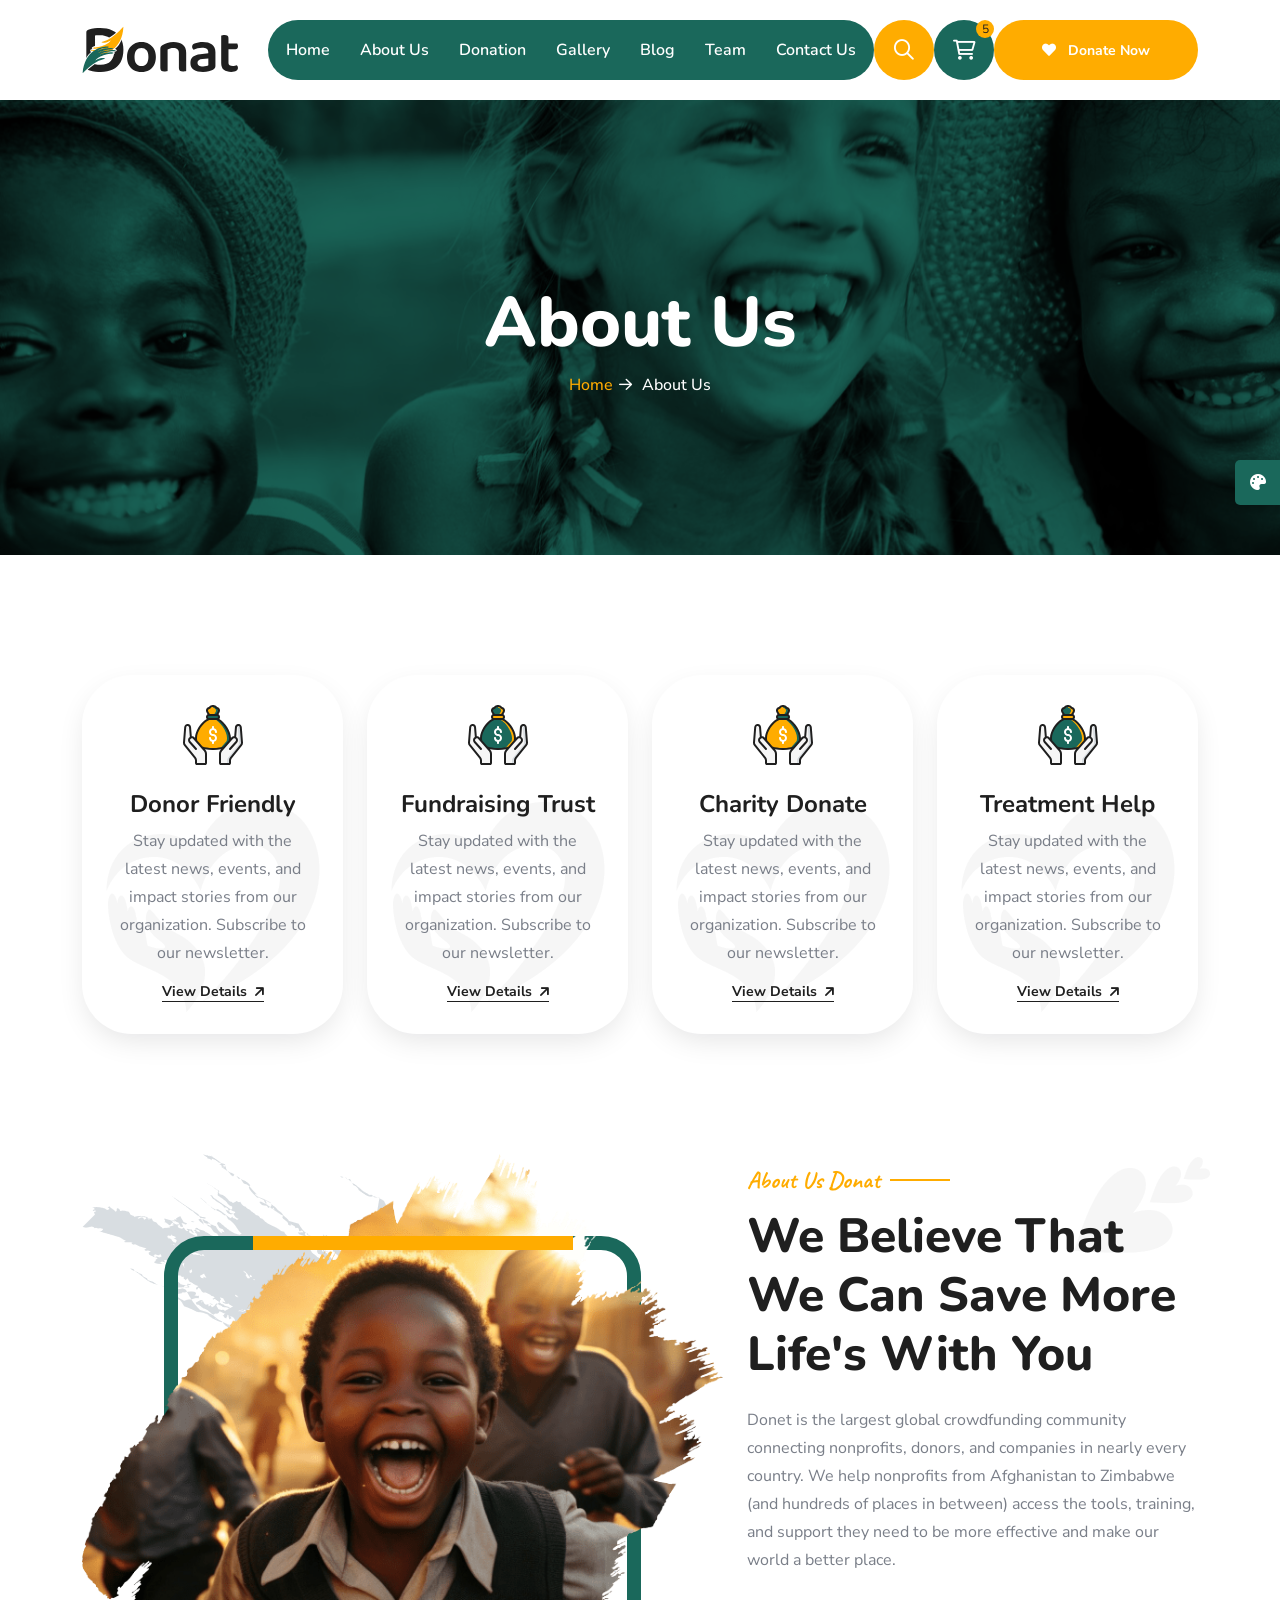
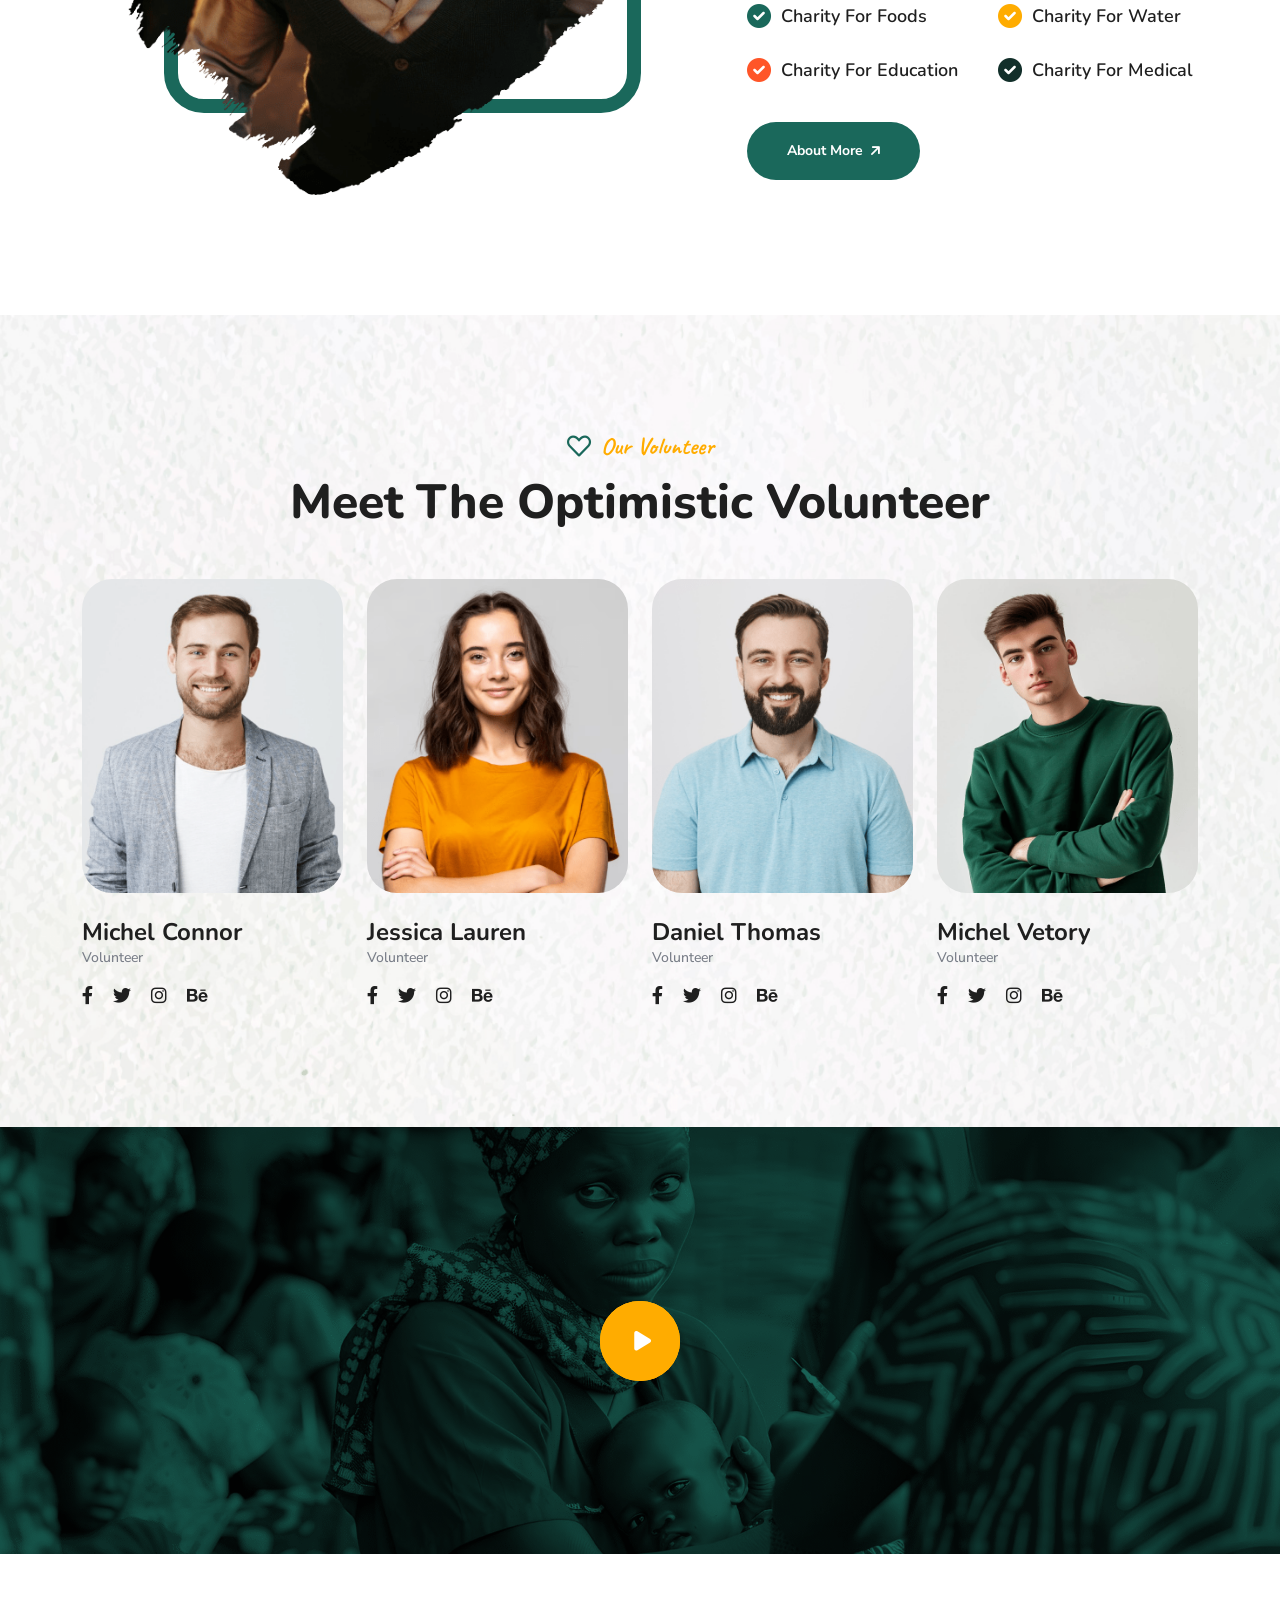
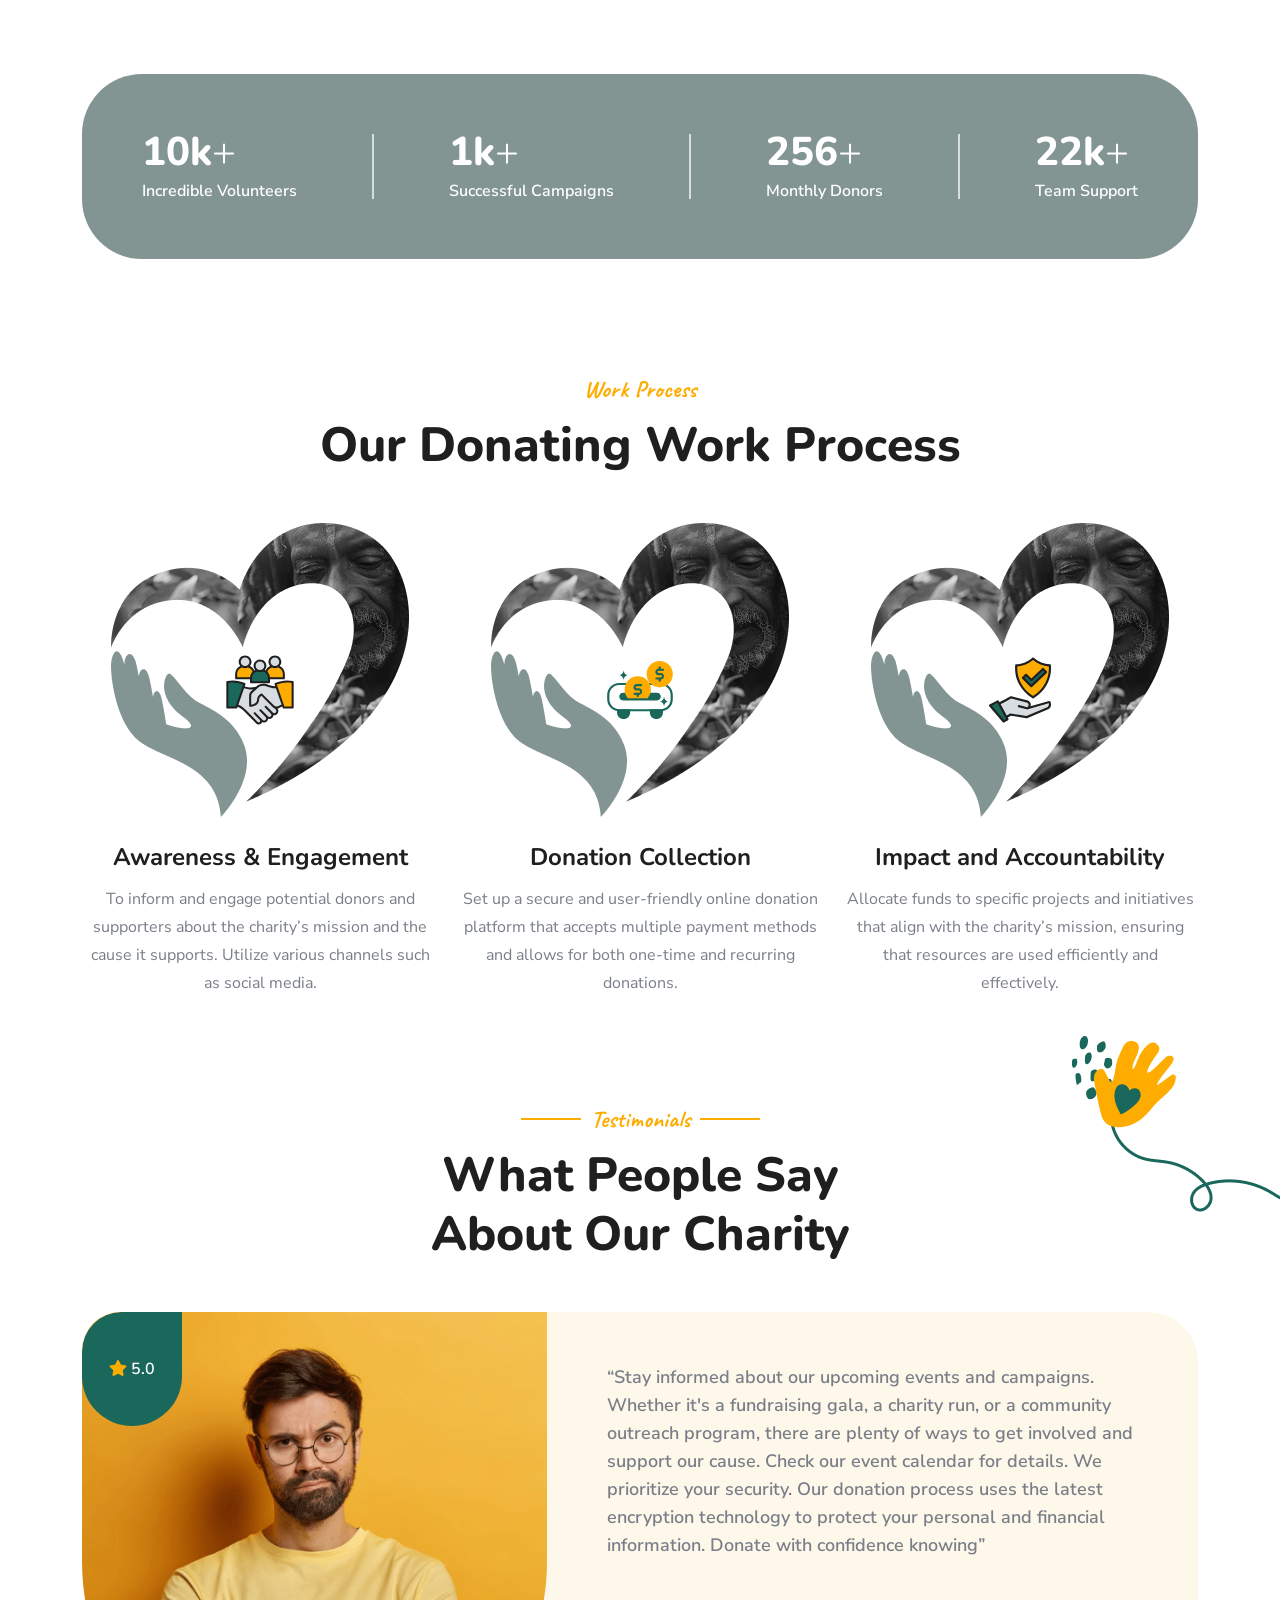
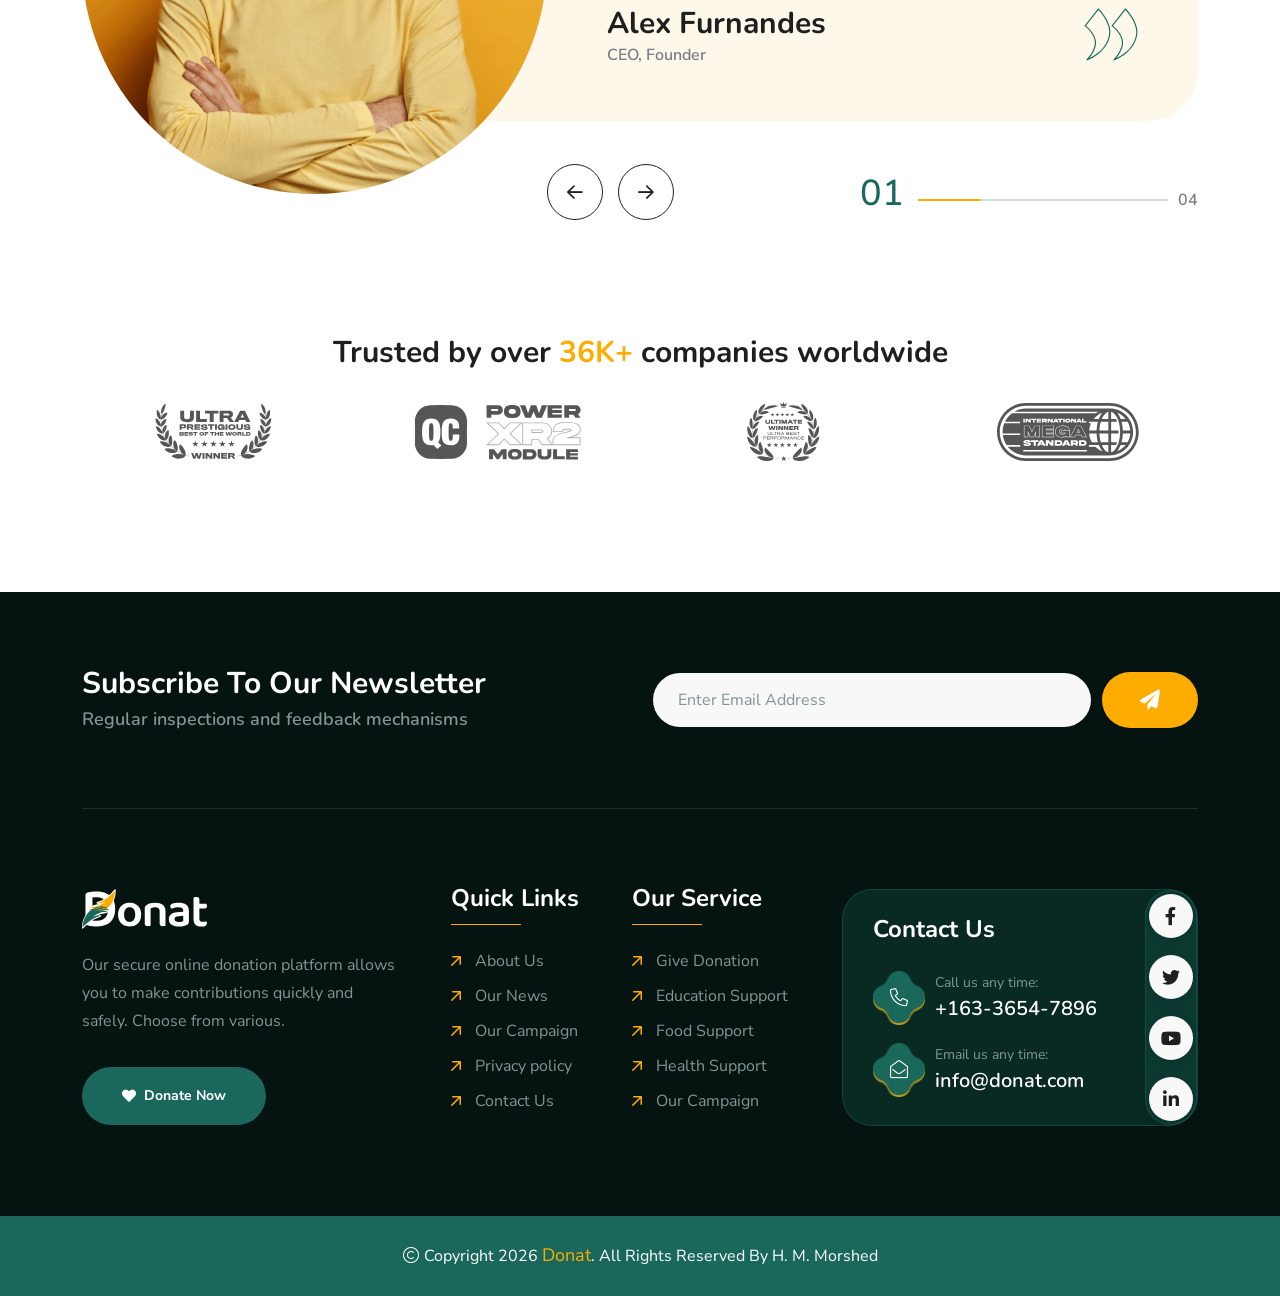
<file: about.html>
<!doctype html>
<html class="no-js" lang="zxx" dir="ltr">

<head>
    <meta charset="utf-8">
    <meta http-equiv="x-ua-compatible" content="ie=edge">
    <title>Donat - Charity & Donation </title>
    <meta name="author" content="Donat">
    <meta name="description" content="Donat - Charity & Donation HTML Template">
    <meta name="keywords" content="Donat - Charity & Donation HTML Template">
    <meta name="robots" content="INDEX,FOLLOW">

    <!-- Mobile Specific Metas -->
    <meta name="viewport" content="width=device-width, initial-scale=1, shrink-to-fit=no">

    <!-- Favicons - Place favicon.ico in the root directory -->
    <link rel="apple-touch-icon" sizes="57x57" href="assets/img/favicons/apple-icon-57x57.png">
    <link rel="apple-touch-icon" sizes="60x60" href="assets/img/favicons/apple-icon-60x60.png">
    <link rel="apple-touch-icon" sizes="72x72" href="assets/img/favicons/apple-icon-72x72.png">
    <link rel="apple-touch-icon" sizes="76x76" href="assets/img/favicons/apple-icon-76x76.png">
    <link rel="apple-touch-icon" sizes="114x114" href="assets/img/favicons/apple-icon-114x114.png">
    <link rel="apple-touch-icon" sizes="120x120" href="assets/img/favicons/apple-icon-120x120.png">
    <link rel="apple-touch-icon" sizes="144x144" href="assets/img/favicons/apple-icon-144x144.png">
    <link rel="apple-touch-icon" sizes="152x152" href="assets/img/favicons/apple-icon-152x152.png">
    <link rel="apple-touch-icon" sizes="180x180" href="assets/img/favicons/apple-icon-180x180.png">
    <link rel="icon" type="image/png" sizes="192x192" href="assets/img/favicons/android-icon-192x192.png">
    <link rel="icon" type="image/png" sizes="32x32" href="assets/img/favicons/favicon-32x32.png">
    <link rel="icon" type="image/png" sizes="96x96" href="assets/img/favicons/favicon-96x96.png">
    <link rel="icon" type="image/png" sizes="16x16" href="assets/img/favicons/favicon-16x16.png">
    <link rel="manifest" href="assets/img/favicons/manifest.json">
    <meta name="msapplication-TileColor" content="#ffffff">
    <meta name="msapplication-TileImage" content="assets/img/favicons/ms-icon-144x144.png">
    <meta name="theme-color" content="#ffffff">

    <!--==============================
	  Google Fonts
	============================== -->
    <link rel="preconnect" href="https://fonts.googleapis.com/">
    <link rel="preconnect" href="https://fonts.gstatic.com/" crossorigin>
    <link href="https://fonts.googleapis.com/css2?family=Caveat:wght@400..700&amp;family=Nunito+Sans:ital,opsz,wght@0,6..12,200..1000;1,6..12,200..1000&amp;family=Nunito:ital,wght@0,200..1000;1,200..1000&amp;display=swap" rel="stylesheet">

    <!--==============================
	    All CSS File
	============================== -->
    <!-- Bootstrap -->
    <link rel="stylesheet" href="assets/css/bootstrap.min.css">
    <!-- Fontawesome Icon -->
    <link rel="stylesheet" href="assets/css/fontawesome.min.css">
    <!-- Magnific Popup -->
    <link rel="stylesheet" href="assets/css/magnific-popup.min.css">
    <!-- Swiper Js -->
    <link rel="stylesheet" href="assets/css/swiper-bundle.min.css">
    <!-- Theme Custom CSS -->
    <link rel="stylesheet" href="assets/css/style.css">

</head>

<body>

    <!--[if lte IE 9]>
    	<p class="browserupgrade">You are using an <strong>outdated</strong> browser. Please <a href="https://browsehappy.com/">upgrade your browser</a> to improve your experience and security.</p>
  	<![endif]-->


    <!--********************************
   		Code Start From Here 
	******************************** -->

    <!--==============================
     Preloader
  ==============================-->
    <div class="preloader ">
        <button class="th-btn style2 preloaderCls">Cancel Preloader </button>
        <div class="preloader-inner">
            <span class="loader">
                 Donat
                <span class="loading-text">Donat</span>
            </span>
        </div>
    </div><!--==============================
    Sidemenu
============================== -->
    <div class="sidemenu-wrapper sidemenu-cart ">
        <div class="sidemenu-content">
            <button class="closeButton sideMenuCls"><i class="far fa-times"></i></button>
            <div class="widget woocommerce widget_shopping_cart">
                <h3 class="widget_title">Shopping cart</h3>
                <div class="widget_shopping_cart_content">
                    <ul class="woocommerce-mini-cart cart_list product_list_widget ">
                        <li class="woocommerce-mini-cart-item mini_cart_item">
                            <a href="#" class="remove remove_from_cart_button"><i class="far fa-times"></i></a>
                            <a href="#"><img src="assets/img/product/product_thumb_1_1.png" alt="Cart Image">Books</a>
                            <span class="quantity">1 ×
                                <span class="woocommerce-Price-amount amount">
                                    <span class="woocommerce-Price-currencySymbol">$</span>940.00</span>
                            </span>
                        </li>
                        <li class="woocommerce-mini-cart-item mini_cart_item">
                            <a href="#" class="remove remove_from_cart_button"><i class="far fa-times"></i></a>
                            <a href="#"><img src="assets/img/product/product_thumb_1_2.png" alt="Cart Image">Medicine</a>
                            <span class="quantity">1 ×
                                <span class="woocommerce-Price-amount amount">
                                    <span class="woocommerce-Price-currencySymbol">$</span>899.00</span>
                            </span>
                        </li>
                        <li class="woocommerce-mini-cart-item mini_cart_item">
                            <a href="#" class="remove remove_from_cart_button"><i class="far fa-times"></i></a>
                            <a href="#"><img src="assets/img/product/product_thumb_1_3.png" alt="Cart Image">Dress</a>
                            <span class="quantity">1 ×
                                <span class="woocommerce-Price-amount amount">
                                    <span class="woocommerce-Price-currencySymbol">$</span>756.00</span>
                            </span>
                        </li>
                        <li class="woocommerce-mini-cart-item mini_cart_item">
                            <a href="#" class="remove remove_from_cart_button"><i class="far fa-times"></i></a>
                            <a href="#"><img src="assets/img/product/product_thumb_1_4.png" alt="Cart Image">Chair</a>
                            <span class="quantity">1 ×
                                <span class="woocommerce-Price-amount amount">
                                    <span class="woocommerce-Price-currencySymbol">$</span>723.00</span>
                            </span>
                        </li>
                        <li class="woocommerce-mini-cart-item mini_cart_item">
                            <a href="#" class="remove remove_from_cart_button"><i class="far fa-times"></i></a>
                            <a href="#"><img src="assets/img/product/product_thumb_1_5.png" alt="Cart Image">Cloths</a>
                            <span class="quantity">1 ×
                                <span class="woocommerce-Price-amount amount">
                                    <span class="woocommerce-Price-currencySymbol">$</span>1080.00</span>
                            </span>
                        </li>
                    </ul>
                    <p class="woocommerce-mini-cart__total total">
                        <strong>Subtotal:</strong>
                        <span class="woocommerce-Price-amount amount">
                            <span class="woocommerce-Price-currencySymbol">$</span>4398.00</span>
                    </p>
                    <p class="woocommerce-mini-cart__buttons buttons">
                        <a href="cart.html" class="th-btn wc-forward">View cart</a>
                        <a href="checkout.html" class="th-btn checkout wc-forward">Checkout</a>
                    </p>
                </div>
            </div>
        </div>
    </div>
    <div class="popup-search-box d-none d-lg-block">
        <button class="searchClose"><i class="far fa-times"></i></button>
        <form action="#">
            <input type="text" placeholder="What are you looking for?">
            <button type="submit"><i class="fal fa-search"></i></button>
        </form>
    </div><!--==============================
    Mobile Menu
  ============================== -->
    <div class="th-menu-wrapper">
        <div class="th-menu-area text-center">
            <button class="th-menu-toggle"><i class="fal fa-times"></i></button>
            <div class="mobile-logo">
                <a href="index.html"><img src="assets/img/logo.svg" alt="Donat"></a>
            </div>
            <div class="th-mobile-menu">
                <ul>
                     <li >
                        <a href="index.html">Home</a>
                    </li>
                
                    <li>
                    <a href="about.html">About Us</a>
                    </li>
                    <li>
                     <a href="donate-now.html">Donation</a>
                    </li>
                    <li>
                     <a href="gallery.html">Gallery</a>
                    </li>
                    <li>
                     <a href="blog.html">Blog</a>
                    </li>
                    <li>
                     <a href="add-team.html">Team</a>
                    </li>
                    <li>
                     <a href="contact.html">Contact Us</a>
                </li>
                        </ul>
                    </li>
                    
                </ul>
            </div>
        </div>
    </div>
    <div class="color-scheme-wrap active">
        <button class="switchIcon"><i class="fa-solid fa-palette"></i></button>
        <h3 class="color-scheme-wrap-title text-center">Color Switcher</h3>
        <h4 class="color-scheme-wrap-subtitle text-center">Theme Color</h4>
        <div class="color-switch-btns">
            <button data-color="#1A685B"><i class="fa-solid fa-droplet"></i></button>
            <button data-color="#f34e3a"><i class="fa-solid fa-droplet"></i></button>
            <button data-color="#FF4857"><i class="fa-solid fa-droplet"></i></button>
            <button data-color="#3843C1"><i class="fa-solid fa-droplet"></i></button>
            <button data-color="#FF7E02"><i class="fa-solid fa-droplet"></i></button>
        </div>
        <h4 class="color-scheme-wrap-subtitle mt-20 text-center">Secondary Color</h4>
        <div class="secondary-color-switch-btns">
            <button data-secondary-color="#FFAC00"><i class="fa-solid fa-droplet"></i></button>
            <button data-secondary-color="#F41E1E"><i class="fa-solid fa-droplet"></i></button>
            <button data-secondary-color="#f34e3a"><i class="fa-solid fa-droplet"></i></button>
            <button data-secondary-color="#FF4857"><i class="fa-solid fa-droplet"></i></button>
            <button data-secondary-color="#3843C1"><i class="fa-solid fa-droplet"></i></button>
        </div>
    </div><!--==============================
	Header Area
==============================-->
    <header class="th-header header-layout1 onepage-nav">
        <div class="sticky-wrapper">
            <!-- Main Menu Area -->
            <div class="container">
                <div class="menu-area">
                    <div class="header-logo">
                        <a href="index.html"><img src="assets/img/logo.svg" alt="Donat"></a>
                    </div>
                    <div class="menu-area-wrap">
                        <nav class="main-menu d-none d-lg-block">
                            <ul>
                                <li>
                        <a href="index.html">Home</a>
                    </li>
                
                    <li>
                    <a href="about.html">About Us</a>
                    </li>
                    <li>
                     <a href="donate-now.html">Donation</a>
                    </li>
                    <li>
                     <a href="gallery.html">Gallery</a>
                    </li>
                    <li>
                     <a href="blog.html">Blog</a>
                    </li>
                    <li>
                     <a href="add-team.html">Team</a>
                    </li>
                    <li>
                     <a href="contact.html">Contact Us</a>
                </li>
                </ul>

                        </nav>
                        <p class="header-notice"><img class="me-1" src="assets/img/icon/heart-icon.svg" alt="img">Are you ready to help them? Let’s become a volunteers...</p>
                    </div>
                    <div class="header-button">
                        <button type="button" class="icon-btn style2 searchBoxToggler d-lg-block d-none"><i class="far fa-search"></i></button>
                        <button type="button" class="icon-btn sideMenuToggler">
                            <span class="badge">5</span>
                            <i class="fa-regular fa-cart-shopping"></i>
                        </button>
                        <a href="contact.html" class="th-btn style3 d-xl-block d-none"><i class="fas fa-heart me-2"></i> Donate Now</a>
                        <button type="button" class="icon-btn th-menu-toggle d-lg-none"><i class="far fa-bars"></i></button>
                    </div>
                </div>
            </div>
        </div>
    </header>


    <!--==============================
    Breadcumb
============================== -->
    <div class="breadcumb-wrapper " data-bg-src="assets/img/bg/breadcumb-bg.jpg" data-overlay="theme">
        <div class="container">
            <div class="breadcumb-content">
                <h1 class="breadcumb-title">About Us</h1>
                <ul class="breadcumb-menu">
                    <li><a href="index.html">Home</a></li>
                    <li>About Us</li>
                </ul>
            </div>
        </div>
    </div><!--==============================
Feature Area  
==============================-->
    <section class="space-top">
        <div class="container">
            <div class="row gy-4 justify-content-center">
                <div class="col-lg-3 col-md-6">
                    <div class="feature-card">
                        <div class="feature-card-bg-shape">
                            <img src="assets/img/shape/feature-card-bg-shape1-1.png" alt="img">
                        </div>
                        <div class="box-icon">
                            <img src="assets/img/icon/feature-icon1-2.svg" alt="icon">
                        </div>
                        <h3 class="box-title">Donor Friendly</h3>
                        <p class="box-text">Stay updated with the latest news, events, and impact stories from our organization. Subscribe to our newsletter.</p>
                        <a class="link-btn style2" href="about.html">View Details <i class="fa-solid fa-arrow-up-right ms-2"></i></a>
                    </div>
                </div>
                <div class="col-lg-3 col-md-6">
                    <div class="feature-card">
                        <div class="feature-card-bg-shape">
                            <img src="assets/img/shape/feature-card-bg-shape1-1.png" alt="img">
                        </div>
                        <div class="box-icon">
                            <img src="assets/img/icon/feature-icon1-1.svg" alt="icon">
                        </div>
                        <h3 class="box-title">Fundraising Trust</h3>
                        <p class="box-text">Stay updated with the latest news, events, and impact stories from our organization. Subscribe to our newsletter.</p>
                        <a class="link-btn style2" href="about.html">View Details <i class="fa-solid fa-arrow-up-right ms-2"></i></a>
                    </div>
                </div>
                <div class="col-lg-3 col-md-6">
                    <div class="feature-card">
                        <div class="feature-card-bg-shape">
                            <img src="assets/img/shape/feature-card-bg-shape1-1.png" alt="img">
                        </div>
                        <div class="box-icon">
                            <img src="assets/img/icon/feature-icon1-2.svg" alt="icon">
                        </div>
                        <h3 class="box-title">Charity Donate</h3>
                        <p class="box-text">Stay updated with the latest news, events, and impact stories from our organization. Subscribe to our newsletter.</p>
                        <a class="link-btn style2" href="about.html">View Details <i class="fa-solid fa-arrow-up-right ms-2"></i></a>
                    </div>
                </div>
                <div class="col-lg-3 col-md-6">
                    <div class="feature-card">
                        <div class="feature-card-bg-shape">
                            <img src="assets/img/shape/feature-card-bg-shape1-1.png" alt="img">
                        </div>
                        <div class="box-icon">
                            <img src="assets/img/icon/feature-icon1-1.svg" alt="icon">
                        </div>
                        <h3 class="box-title">Treatment Help</h3>
                        <p class="box-text">Stay updated with the latest news, events, and impact stories from our organization. Subscribe to our newsletter.</p>
                        <a class="link-btn style2" href="about.html">View Details <i class="fa-solid fa-arrow-up-right ms-2"></i></a>
                    </div>
                </div>
            </div>
        </div>
    </section> <!--==============================
About Area  
==============================-->
    <div class="overflow-hidden space" id="about-sec">
        <div class="shape-mockup about-bg-shape1-1 jump-reverse" data-top="10%" data-right="5%">
            <img src="assets/img/shape/heart-shape1.png" alt="shape">
        </div>
        <div class="container">
            <div class="row gy-4 align-items-center">
                <div class="col-xl-7">
                    <div class="img-box1">
                        <div class="img1" data-mask-src="assets/img/normal/about_1_1-mask.png">
                            <img src="assets/img/normal/about_1_1.png" alt="About">
                        </div>
                        <div class="about-shape1-1 jump">
                            <img src="assets/img/shape/about_shape1_1.png" alt="img">
                        </div>
                    </div>
                </div>
                <div class="col-xl-5">
                    <div class="about-wrap1">
                        <div class="title-area mb-30">
                            <span class="sub-title before-none">About Us Donat</span>
                            <h2 class="sec-title">We Believe that We can Save More Life's with you</h2>
                            <p class="">Donet is the largest global crowdfunding community connecting nonprofits, donors, and companies in nearly every country. We help nonprofits from Afghanistan to Zimbabwe (and hundreds of places in between) access the tools, training, and support they need to be more effective and make our world a better place.</p>
                        </div>
                        <div class="checklist style2 list-two-column">
                            <ul>
                                <li>Charity For Foods</li>
                                <li data-theme-color="var(--theme-color2)">Charity For Water</li>
                                <li data-theme-color="#FF5528">Charity For Education</li>
                                <li data-theme-color="#122F2A">Charity For Medical</li>
                            </ul>
                        </div>
                        <div class="btn-wrap mt-40">
                            <a href="about.html" class="th-btn">About More<i class="fas fa-arrow-up-right ms-2"></i></a>
                        </div>
                    </div>
                </div>

            </div>
        </div>
    </div><!--==============================
Team Area  
==============================-->
    <section class="space" id="team-sec" data-bg-src="assets/img/bg/gray-bg2.png">
        <div class="shape-mockup team-bg-shape3-1 d-xxl-block d-none" data-top="0%" data-left="0%" data-bottom="0"><img src="assets/img/shape/team_bg_shape3_1.png" alt="img"></div>
        <div class="shape-mockup team-bg-shape3-2 d-xxl-block d-none" data-top="0%" data-right="0%" data-bottom="0"><img src="assets/img/shape/team_bg_shape3_2.png" alt="img"></div>
        <div class="shape-mockup team-bg-shape3-3 spin d-xxl-block d-none" data-top="15%" data-left="20%">
            <div class="color-masking2">
                <div class="masking-src" data-mask-src="assets/img/shape/team_bg_shape3_3.png"></div>
                <img src="assets/img/shape/team_bg_shape3_3.png" alt="img">
            </div>
        </div>
        <div class="shape-mockup team-bg-shape3-4 jump d-xxl-block d-none" data-top="18%" data-right="10%">
            <img src="assets/img/shape/team_bg_shape3_4.png" alt="img">
        </div>
        <div class="shape-mockup team-bg-shape3-5 spin d-xxl-block d-none" data-bottom="18%" data-left="10%">
            <img src="assets/img/shape/team_bg_shape3_5.png" alt="img">
        </div>
        <div class="shape-mockup team-bg-shape3-6 spin d-xxl-block d-none" data-bottom="10%" data-right="10%">
            <div class="color-masking">
                <div class="masking-src" data-mask-src="assets/img/shape/team_bg_shape3_6.png"></div>
                <img src="assets/img/shape/team_bg_shape3_6.png" alt="img">
            </div>
        </div>
        <div class="container">
            <div class="title-area text-center">
                <span class="sub-title after-none before-none"><i class="far fa-heart text-theme"></i> Our Volunteer</span>
                <h2 class="sec-title">Meet The Optimistic Volunteer</h2>
            </div>
            <div class="slider-area">
                <div class="swiper th-slider has-shadow" id="teamSlider3" data-slider-options='{"breakpoints":{"0":{"slidesPerView":1},"576":{"slidesPerView":"2"},"768":{"slidesPerView":"2"},"992":{"slidesPerView":"3"},"1200":{"slidesPerView":"4"}}}'>
                    <div class="swiper-wrapper">
                        <!-- Single Item -->
                        <div class="swiper-slide">
                            <div class="th-team team-card3">
                                <div class="team-img">
                                    <img src="assets/img/team/team_3_1.png" alt="Team">
                                </div>
                                <div class="team-card-content">
                                    <h3 class="box-title"><a href="team-details.html">Michel Connor</a></h3>
                                    <span class="team-desig">Volunteer</span>
                                    <div class="th-social style2">
                                        <a target="_blank" href="https://facebook.com/"><i class="fab fa-facebook-f"></i></a>
                                        <a target="_blank" href="https://twitter.com/"><i class="fab fa-twitter"></i></a>
                                        <a target="_blank" href="https://instagram.com/"><i class="fab fa-instagram"></i></a>
                                        <a target="_blank" href="https://behance.com/"><i class="fab fa-behance"></i></a>
                                    </div>
                                </div>
                            </div>
                        </div>

                        <!-- Single Item -->
                        <div class="swiper-slide">
                            <div class="th-team team-card3">
                                <div class="team-img">
                                    <img src="assets/img/team/team_3_2.png" alt="Team">
                                </div>
                                <div class="team-card-content">
                                    <h3 class="box-title"><a href="team-details.html">Jessica Lauren</a></h3>
                                    <span class="team-desig">Volunteer</span>
                                    <div class="th-social style2">
                                        <a target="_blank" href="https://facebook.com/"><i class="fab fa-facebook-f"></i></a>
                                        <a target="_blank" href="https://twitter.com/"><i class="fab fa-twitter"></i></a>
                                        <a target="_blank" href="https://instagram.com/"><i class="fab fa-instagram"></i></a>
                                        <a target="_blank" href="https://behance.com/"><i class="fab fa-behance"></i></a>
                                    </div>
                                </div>
                            </div>
                        </div>

                        <!-- Single Item -->
                        <div class="swiper-slide">
                            <div class="th-team team-card3">
                                <div class="team-img">
                                    <img src="assets/img/team/team_3_3.png" alt="Team">
                                </div>
                                <div class="team-card-content">
                                    <h3 class="box-title"><a href="team-details.html">Daniel Thomas</a></h3>
                                    <span class="team-desig">Volunteer</span>
                                    <div class="th-social style2">
                                        <a target="_blank" href="https://facebook.com/"><i class="fab fa-facebook-f"></i></a>
                                        <a target="_blank" href="https://twitter.com/"><i class="fab fa-twitter"></i></a>
                                        <a target="_blank" href="https://instagram.com/"><i class="fab fa-instagram"></i></a>
                                        <a target="_blank" href="https://behance.com/"><i class="fab fa-behance"></i></a>
                                    </div>
                                </div>
                            </div>
                        </div>

                        <!-- Single Item -->
                        <div class="swiper-slide">
                            <div class="th-team team-card3">
                                <div class="team-img">
                                    <img src="assets/img/team/team_3_4.png" alt="Team">
                                </div>
                                <div class="team-card-content">
                                    <h3 class="box-title"><a href="team-details.html">Michel Vetory</a></h3>
                                    <span class="team-desig">Volunteer</span>
                                    <div class="th-social style2">
                                        <a target="_blank" href="https://facebook.com/"><i class="fab fa-facebook-f"></i></a>
                                        <a target="_blank" href="https://twitter.com/"><i class="fab fa-twitter"></i></a>
                                        <a target="_blank" href="https://instagram.com/"><i class="fab fa-instagram"></i></a>
                                        <a target="_blank" href="https://behance.com/"><i class="fab fa-behance"></i></a>
                                    </div>
                                </div>
                            </div>
                        </div>

                        <!-- Single Item -->
                        <div class="swiper-slide">
                            <div class="th-team team-card3">
                                <div class="team-img">
                                    <img src="assets/img/team/team_3_5.png" alt="Team">
                                </div>
                                <div class="team-card-content">
                                    <h3 class="box-title"><a href="team-details.html">Emma Mary</a></h3>
                                    <span class="team-desig">Volunteer</span>
                                    <div class="th-social style2">
                                        <a target="_blank" href="https://facebook.com/"><i class="fab fa-facebook-f"></i></a>
                                        <a target="_blank" href="https://twitter.com/"><i class="fab fa-twitter"></i></a>
                                        <a target="_blank" href="https://instagram.com/"><i class="fab fa-instagram"></i></a>
                                        <a target="_blank" href="https://behance.com/"><i class="fab fa-behance"></i></a>
                                    </div>
                                </div>
                            </div>
                        </div>

                        <!-- Single Item -->
                        <div class="swiper-slide">
                            <div class="th-team team-card3">
                                <div class="team-img">
                                    <img src="assets/img/team/team_3_6.png" alt="Team">
                                </div>
                                <div class="team-card-content">
                                    <h3 class="box-title"><a href="team-details.html">Alexander Joseph</a></h3>
                                    <span class="team-desig">Volunteer</span>
                                    <div class="th-social style2">
                                        <a target="_blank" href="https://facebook.com/"><i class="fab fa-facebook-f"></i></a>
                                        <a target="_blank" href="https://twitter.com/"><i class="fab fa-twitter"></i></a>
                                        <a target="_blank" href="https://instagram.com/"><i class="fab fa-instagram"></i></a>
                                        <a target="_blank" href="https://behance.com/"><i class="fab fa-behance"></i></a>
                                    </div>
                                </div>
                            </div>
                        </div>

                        <!-- Single Item -->
                        <div class="swiper-slide">
                            <div class="th-team team-card3">
                                <div class="team-img">
                                    <img src="assets/img/team/team_3_7.png" alt="Team">
                                </div>
                                <div class="team-card-content">
                                    <h3 class="box-title"><a href="team-details.html">Olivia Patricia</a></h3>
                                    <span class="team-desig">Volunteer</span>
                                    <div class="th-social style2">
                                        <a target="_blank" href="https://facebook.com/"><i class="fab fa-facebook-f"></i></a>
                                        <a target="_blank" href="https://twitter.com/"><i class="fab fa-twitter"></i></a>
                                        <a target="_blank" href="https://instagram.com/"><i class="fab fa-instagram"></i></a>
                                        <a target="_blank" href="https://behance.com/"><i class="fab fa-behance"></i></a>
                                    </div>
                                </div>
                            </div>
                        </div>

                        <!-- Single Item -->
                        <div class="swiper-slide">
                            <div class="th-team team-card3">
                                <div class="team-img">
                                    <img src="assets/img/team/team_3_8.png" alt="Team">
                                </div>
                                <div class="team-card-content">
                                    <h3 class="box-title"><a href="team-details.html">Ethan David</a></h3>
                                    <span class="team-desig">Volunteer</span>
                                    <div class="th-social style2">
                                        <a target="_blank" href="https://facebook.com/"><i class="fab fa-facebook-f"></i></a>
                                        <a target="_blank" href="https://twitter.com/"><i class="fab fa-twitter"></i></a>
                                        <a target="_blank" href="https://instagram.com/"><i class="fab fa-instagram"></i></a>
                                        <a target="_blank" href="https://behance.com/"><i class="fab fa-behance"></i></a>
                                    </div>
                                </div>
                            </div>
                        </div>

                    </div>
                </div>
            </div>
        </div>
    </section>

    <!--==============================
Video Area  
==============================-->
    <div class="video-area-3">
        <div class="shape-mockup video-bg-shape3-1" data-top="0" data-left="0" data-bottom="0">
            <img src="assets/img/shape/video_bg_shape3_1.png" alt="img">
        </div>
        <div class="shape-mockup video-bg-shape3-2" data-top="0" data-right="0" data-bottom="0">
            <img src="assets/img/shape/video_bg_shape3_2.png" alt="img">
        </div>
        <div class="video-thumb3-1 video-box-center">
            <img src="assets/img/normal/video-thumb3-1.png" alt="img">
            <a href="https://www.youtube.com/watch?v=_sI_Ps7JSEk" class="play-btn style7 popup-video"><i class="fa-sharp fa-solid fa-play"></i></a>
        </div>
    </div>
    <!--==============================
Counter Area  
==============================-->
    <div class="">
        <div class="container">
            <div class="counter-wrap style2 bg-light">
                <div class="counter-card">
                    <div class="media-body">
                        <h2 class="box-number text-white"><span class="counter-number">15</span>k<span class="fw-light">+</span></h2>
                        <p class="box-text text-white">Incredible Volunteers</p>
                    </div>
                </div>
                <div class="divider"></div>
                <div class="counter-card">
                    <div class="media-body">
                        <h2 class="box-number text-white"><span class="counter-number">1</span>k<span class="fw-light">+</span></h2>
                        <p class="box-text text-white">Successful Campaigns</p>
                    </div>
                </div>
                <div class="divider"></div>
                <div class="counter-card">
                    <div class="media-body">
                        <h2 class="box-number text-white"><span class="counter-number">400</span><span class="fw-light">+</span></h2>
                        <p class="box-text text-white">Monthly Donors</p>
                    </div>
                </div>
                <div class="divider"></div>
                <div class="counter-card">
                    <div class="media-body">
                        <h2 class="box-number text-white"><span class="counter-number">35</span>k<span class="fw-light">+</span></h2>
                        <p class="box-text text-white">Team Support</p>
                    </div>
                </div>
                <div class="divider"></div>
            </div>
        </div>
    </div><!--==============================
Process Area  
==============================-->
    <section class="space-top">
        <div class="shape-mockup process-shape1-1 jump-reverse d-xxl-block d-none" data-top="20%" data-left="0"><img src="assets/img/shape/hand-bg-shape2-1.png" alt="img"></div>
        <div class="container">
            <div class="title-area text-center">
                <span class="sub-title after-none before-none">Work Process</span>
                <h2 class="sec-title">Our Donating Work Process</h2>
            </div>
            <div class="row gy-40 justify-content-center">
                <div class="col-lg-4 col-md-6 process-card-wrap">
                    <div class="process-card">
                        <div class="process-card-thumb-wrap">
                            <div class="process-card-thumb" data-mask-src="assets/img/process/process-card-shape.png">
                                <img src="assets/img/process/process-card-1-1.png" alt="img">
                            </div>
                            <div class="process-card-icon">
                                <img src="assets/img/icon/process-icon1-1.svg" alt="img">
                            </div>
                            <div class="process-card-shape">
                                <img src="assets/img/process/process-card-shape2.png" alt="img">
                            </div>
                        </div>
                        <div class="box-content">
                            <h3 class="box-title">Awareness & Engagement</h3>
                            <p class="box-text">To inform and engage potential donors and supporters about the charity’s mission and the cause it supports. Utilize various channels such as social media.</p>
                        </div>
                    </div>
                </div>
                <div class="col-lg-4 col-md-6 process-card-wrap">
                    <div class="process-card">
                        <div class="process-card-thumb-wrap">
                            <div class="process-card-thumb" data-mask-src="assets/img/process/process-card-shape.png">
                                <img src="assets/img/process/process-card-1-1.png" alt="img">
                            </div>
                            <div class="process-card-icon">
                                <img src="assets/img/icon/process-icon1-2.svg" alt="img">
                            </div>
                            <div class="process-card-shape">
                                <img src="assets/img/process/process-card-shape2.png" alt="img">
                            </div>
                        </div>
                        <div class="box-content">
                            <h3 class="box-title">Donation Collection</h3>
                            <p class="box-text">Set up a secure and user-friendly online donation platform that accepts multiple payment methods and allows for both one-time and recurring donations.</p>
                        </div>
                    </div>
                </div>
                <div class="col-lg-4 col-md-6 process-card-wrap">
                    <div class="process-card">
                        <div class="process-card-thumb-wrap">
                            <div class="process-card-thumb" data-mask-src="assets/img/process/process-card-shape.png">
                                <img src="assets/img/process/process-card-1-1.png" alt="img">
                            </div>
                            <div class="process-card-icon">
                                <img src="assets/img/icon/process-icon1-3.svg" alt="img">
                            </div>
                            <div class="process-card-shape">
                                <img src="assets/img/process/process-card-shape2.png" alt="img">
                            </div>
                        </div>
                        <div class="box-content">
                            <h3 class="box-title">Impact and Accountability</h3>
                            <p class="box-text">Allocate funds to specific projects and initiatives that align with the charity’s mission, ensuring that resources are used efficiently and effectively.</p>
                        </div>
                    </div>
                </div>
            </div>
        </div>
    </section>
    <!--==============================
Testimonial Area  
==============================-->
    <section class="testi-area-1 space" id="testi-sec">
        <div class="shape-mockup testi-bg-shape1-1 jump-reverse d-xl-block d-none" data-top="5%" data-right="0">
            <img src="assets/img/shape/footer-bg-shape3.png" alt="img">
        </div>
        <div class="shape-mockup testi-bg-shape1-2" data-top="28%" data-left="5%">
            <img src="assets/img/shape/testimonial_shape1_1.png" alt="img">
        </div>
        <div class="container">
            <div class="row justify-content-center">
                <div class="col-lg-6">
                    <div class="title-area text-center">
                        <span class="sub-title">Testimonials</span>
                        <h2 class="sec-title">What People Say About
                            Our Charity</h2>
                    </div>
                </div>
            </div>
            <div class="row gx-0 justify-content-end">
                <div class="col-lg-5">
                    <div class="swiper th-slider testi-thumb-slider1" data-slider-options='{"effect":"fade","loop":false}'>
                        <div class="swiper-wrapper">
                            <div class="swiper-slide">
                                <div class="testi-box-img">
                                    <img class="testi-img" src="assets/img/testimonial/testi_1_1.png" alt="img">
                                    <div class="testi-card_review">
                                        <i class="fas fa-star"></i>
                                        5.0
                                    </div>
                                </div>
                            </div>
                            <div class="swiper-slide">
                                <div class="testi-box-img">
                                    <img class="testi-img" src="assets/img/testimonial/testi_1_2.png" alt="img">
                                    <div class="testi-card_review">
                                        <i class="fas fa-star"></i>
                                        5.0
                                    </div>
                                </div>
                            </div>
                            <div class="swiper-slide">
                                <div class="testi-box-img">
                                    <img class="testi-img" src="assets/img/testimonial/testi_1_1.png" alt="img">
                                    <div class="testi-card_review">
                                        <i class="fas fa-star"></i>
                                        5.0
                                    </div>
                                </div>
                            </div>
                            <div class="swiper-slide">
                                <div class="testi-box-img">
                                    <img class="testi-img" src="assets/img/testimonial/testi_1_2.png" alt="img">
                                    <div class="testi-card_review">
                                        <i class="fas fa-star"></i>
                                        5.0
                                    </div>
                                </div>
                            </div>
                        </div>
                    </div>
                </div>
                <div class="col-lg-7">
                    <div class="testi-slider1">
                        <div class="swiper th-slider testimonial-slider1" id="testiSlide1" data-slider-options='{"loop":false,"paginationType":"progressbar","effect":"fade", "autoHeight": "true", "thumbs":{"swiper":".testi-thumb-slider1"}}'>
                            <div class="swiper-wrapper">
                                <div class="swiper-slide">
                                    <div class="testi-card">
                                        <p class="box-text">“Stay informed about our upcoming events and campaigns. Whether it's a fundraising gala, a charity run, or a community outreach program, there are plenty of ways to get involved and support our cause. Check our event calendar for details. We prioritize your security. Our donation process uses the latest encryption technology to protect your personal and financial information. Donate with confidence knowing”</p>
                                        <h3 class="box-title">Alex Furnandes</h3>
                                        <p class="box-desig">CEO, Founder</p>
                                        <div class="quote-icon" data-mask-src="assets/img/icon/quote2.svg"></div>
                                    </div>
                                </div>
                                <div class="swiper-slide">
                                    <div class="testi-card">
                                        <p class="box-text">“Our donation process uses the latest encryption technology to protect your personal and financial information. Donate with confidence knowing Stay informed about our upcoming events and campaigns. Whether it's a fundraising gala, a charity run, or a community outreach program, there are plenty of ways to get involved and support our cause. Check our event calendar for details. We prioritize your security.”</p>
                                        <h3 class="box-title">Mustafa Kamal</h3>
                                        <p class="box-desig">CEO, Founder</p>
                                        <div class="quote-icon" data-mask-src="assets/img/icon/quote2.svg"></div>
                                    </div>
                                </div>
                                <div class="swiper-slide">
                                    <div class="testi-card">
                                        <p class="box-text">“Stay informed about our upcoming events and campaigns. Whether it's a fundraising gala, a charity run, or a community outreach program, there are plenty of ways to get involved and support our cause. Check our event calendar for details. We prioritize your security. Our donation process uses the latest encryption technology to protect your personal and financial information. Donate with confidence knowing”</p>
                                        <h3 class="box-title">Alex Furnandes</h3>
                                        <p class="box-desig">CEO, Founder</p>
                                        <div class="quote-icon" data-mask-src="assets/img/icon/quote2.svg"></div>
                                    </div>
                                </div>
                                <div class="swiper-slide">
                                    <div class="testi-card">
                                        <p class="box-text">“Our donation process uses the latest encryption technology to protect your personal and financial information. Donate with confidence knowing Stay informed about our upcoming events and campaigns. Whether it's a fundraising gala, a charity run, or a community outreach program, there are plenty of ways to get involved and support our cause. Check our event calendar for details. We prioritize your security.”</p>
                                        <h3 class="box-title">Mustafa Kamal</h3>
                                        <p class="box-desig">CEO, Founder</p>
                                        <div class="quote-icon" data-mask-src="assets/img/icon/quote2.svg"></div>
                                    </div>
                                </div>
                            </div>
                            <div class="slider-pagination"></div>
                            <div class="slider-pagination2"></div>
                        </div>
                        <div class="icon-box">
                            <button data-slider-prev="#testiSlide1" class="slider-arrow default style-border slider-prev"><i class="far fa-arrow-left"></i></button>
                            <button data-slider-next="#testiSlide1" class="slider-arrow default style-border slider-next"><i class="far fa-arrow-right"></i></button>
                        </div>
                    </div>
                </div>
            </div>
        </div>
    </section>

    <!--==============================
Brand Area  
==============================-->
    <div class="space-bottom overflow-hidden brand-area-1">
        <div class="container">
            <div class="brand-wrap1 p-0 m-0 text-center">
                <h3 class="brand-wrap-title">Trusted by over <span class="text-theme2"><span class="counter-number">90</span>K+</span> companies worldwide</h3>
                <div class="swiper th-slider" id="brandSlider1" data-slider-options='{"breakpoints":{"0":{"slidesPerView":2},"576":{"slidesPerView":"2"},"768":{"slidesPerView":"2"},"992":{"slidesPerView":"3"},"1200":{"slidesPerView":"4"},"1400":{"slidesPerView":"5", "spaceBetween": "90"}}}'>
                    <div class="swiper-wrapper">
                        <div class="swiper-slide">
                            <a href="blog.html" class="brand-box">
                                <img src="assets/img/brand/brand1-1.svg" alt="Brand Logo">
                            </a>
                        </div>
                        <div class="swiper-slide">
                            <a href="blog.html" class="brand-box">
                                <img src="assets/img/brand/brand1-2.svg" alt="Brand Logo">
                            </a>
                        </div>
                        <div class="swiper-slide">
                            <a href="blog.html" class="brand-box">
                                <img src="assets/img/brand/brand1-3.svg" alt="Brand Logo">
                            </a>
                        </div>
                        <div class="swiper-slide">
                            <a href="blog.html" class="brand-box">
                                <img src="assets/img/brand/brand1-4.svg" alt="Brand Logo">
                            </a>
                        </div>
                        <div class="swiper-slide">
                            <a href="blog.html" class="brand-box">
                                <img src="assets/img/brand/brand1-5.svg" alt="Brand Logo">
                            </a>
                        </div>
                        <div class="swiper-slide">
                            <a href="blog.html" class="brand-box">
                                <img src="assets/img/brand/brand1-1.svg" alt="Brand Logo">
                            </a>
                        </div>
                        <div class="swiper-slide">
                            <a href="blog.html" class="brand-box">
                                <img src="assets/img/brand/brand1-2.svg" alt="Brand Logo">
                            </a>
                        </div>
                        <div class="swiper-slide">
                            <a href="blog.html" class="brand-box">
                                <img src="assets/img/brand/brand1-3.svg" alt="Brand Logo">
                            </a>
                        </div>
                        <div class="swiper-slide">
                            <a href="blog.html" class="brand-box">
                                <img src="assets/img/brand/brand1-4.svg" alt="Brand Logo">
                            </a>
                        </div>
                        <div class="swiper-slide">
                            <a href="blog.html" class="brand-box">
                                <img src="assets/img/brand/brand1-5.svg" alt="Brand Logo">
                            </a>
                        </div>
                    </div>

                </div>
            </div>
        </div>
    </div>
    <!--==============================
	Footer Area
==============================-->
    <footer class="footer-wrapper footer-default" data-bg-src="assets/img/bg/footer-default-bg-mask.png">
        <div class="footer-bg-shape2 shape-mockup jump" data-top="20%" data-right="0">
            <img src="assets/img/shape/footer-bg-shape3.png" alt="img">
        </div>
        <div class="footer-bg-shape3 shape-mockup d-none" data-bottom="0" data-right="0">
            <img src="assets/img/shape/footer-bg-shape2.png" alt="img">
        </div>
        <div class="footer-top">
            <div class="container">
                <div class="subscribe-box">
                    <div class="row gy-40 align-items-center justify-content-center">
                        <div class="col-xl-6">
                            <h4 class="subscribe-box_title">Subscribe to Our Newsletter</h4>
                            <p class="subscribe-box_text">Regular inspections and feedback mechanisms</p>
                        </div>
                        <div class="col-xl-6 col-lg-8">
                            <form class="newsletter-form">
                                <div class="form-group">
                                    <input class="form-control" type="email" placeholder="Enter Email Address" required="">
                                </div>
                                <button type="submit" class="th-btn style3"><i class="fas fa-paper-plane"></i></button>
                            </form>
                        </div>
                    </div>
                </div>
            </div>
        </div>
        <div class="widget-area">
            <div class="container">
                <div class="row justify-content-between">
                    <div class="col-md-6 col-xl-auto">
                        <div class="widget footer-widget">
                            <div class="th-widget-about">
                                <div class="about-logo">
                                    <a href="index.html"><img src="assets/img/logo-white.svg" alt="Donat"></a>
                                </div>
                                <p class="about-text"> Our secure online donation platform allows you to make contributions quickly and safely. Choose from various.</p>
                                <a href="contact.html" class="th-btn"><i class="fas fa-heart me-2"></i> Donate Now</a>
                            </div>
                        </div>
                    </div>
                    <div class="col-sm-6 col-xl-auto">
                        <div class="widget widget_nav_menu footer-widget">
                            <h3 class="widget_title">Quick Links</h3>
                            <div class="menu-all-pages-container">
                                <ul class="menu">
                                    <li><a href="about.html">About Us</a></li>
                                    <li><a href="blog.html">Our News</a></li>
                                    <li><a href="about.html">Our Campaign</a></li>
                                    <li><a href="contact.html">Privacy policy</a></li>
                                    <li><a href="contact.html">Contact Us</a></li>
                                </ul>
                            </div>
                        </div>
                    </div>
                    <div class="col-sm-6 col-xl-auto">
                        <div class="widget widget_nav_menu footer-widget">
                            <h3 class="widget_title">Our Service</h3>
                            <div class="menu-all-pages-container">
                                <ul class="menu">
                                    <li><a href="donate-now.html">Give Donation</a></li>
                                    <li><a href="faq.html">Education Support</a></li>
                                    <li><a href="faq.html">Food Support</a></li>
                                    <li><a href="faq.html">Health Support</a></li>
                                    <li><a href="gallery.html">Our Campaign </a></li>
                                </ul>
                            </div>
                        </div>
                    </div>
                    <div class="col-md-6 col-xl-auto">
                        <div class="widget footer-widget">
                            <div class="th-widget-contact">
                                <h3 class="widget_title">Contact Us</h3>
                                <div class="info-card">
                                    <div class="box-icon">
                                        <i class="fal fa-phone"></i>
                                        <div class="bg-shape1" data-mask-src="assets/img/shape/info_card_icon_bg_shape_1_1.png"></div>
                                        <div class="bg-shape2" data-mask-src="assets/img/shape/info_card_icon_bg_shape_1_1.png"></div>
                                    </div>
                                    <div class="box-content">
                                        <p class="box-text">Call us any time:</p>
                                        <h4 class="box-title"><a href="tel:16336547896">+163-3654-7896</a></h4>
                                    </div>
                                </div>
                                <div class="info-card">
                                    <div class="box-icon">
                                        <i class="fal fa-envelope-open"></i>
                                        <div class="bg-shape1" data-mask-src="assets/img/shape/info_card_icon_bg_shape_1_1.png"></div>
                                        <div class="bg-shape2" data-mask-src="assets/img/shape/info_card_icon_bg_shape_1_1.png"></div>
                                    </div>
                                    <div class="box-content">
                                        <p class="box-text">Email us any time:</p>
                                        <h4 class="box-title"><a href="mailto:info@donat.com">info@donat.com</a></h4>
                                    </div>
                                </div>
                                <div class="th-social style2">
                                    <a href="https://www.facebook.com/"><i class="fab fa-facebook-f"></i></a>
                                    <a href="https://www.twitter.com/"><i class="fab fa-twitter"></i></a>
                                    <a href="https://www.youtube.com/"><i class="fab fa-youtube"></i></a>
                                    <a href="https://www.linkedin.com/"><i class="fab fa-linkedin-in"></i></a>
                                </div>
                            </div>
                        </div>
                    </div>
                </div>
            </div>
        </div>
        <div class="copyright-wrap">
            <div class="container">
                <div class="row justify-content-center gy-3 align-items-center">
                    <div class="col-lg-12">
                        <p class="copyright-text text-center">
                            <i class="fal fa-copyright"></i> Copyright 2026 <a href="index.html">Donat</a>. All Rights Reserved By H. M. Morshed
                        </p>
                    </div>
                </div>
            </div>
        </div>
    </footer>

    <!--********************************
			Code End  Here 
	******************************** -->

    <!-- Scroll To Top -->
    <div class="scroll-top">
        <svg class="progress-circle svg-content" width="100%" height="100%" viewBox="-1 -1 102 102">
            <path d="M50,1 a49,49 0 0,1 0,98 a49,49 0 0,1 0,-98" style="transition: stroke-dashoffset 10ms linear 0s; stroke-dasharray: 307.919, 307.919; stroke-dashoffset: 307.919;"></path>
        </svg>
    </div>

    <!--==============================
    All Js File
============================== -->
    <!-- Jquery -->
    <script src="assets/js/vendor/jquery-3.7.1.min.js"></script>
    <!-- Swiper Js -->
    <script src="assets/js/swiper-bundle.min.js"></script>
    <!-- Bootstrap -->
    <script src="assets/js/bootstrap.min.js"></script>
    <!-- Magnific Popup -->
    <script src="assets/js/jquery.magnific-popup.min.js"></script>
    <!-- Counter Up -->
    <script src="assets/js/jquery.counterup.min.js"></script>
    <!-- Range Slider -->
    <script src="assets/js/jquery-ui.min.js"></script>
    <!-- Isotope Filter -->
    <script src="assets/js/imagesloaded.pkgd.min.js"></script>
    <script src="assets/js/isotope.pkgd.min.js"></script>

    <!-- Main Js File -->
    <script src="assets/js/main.js"></script>
</body>

</html>
</file>
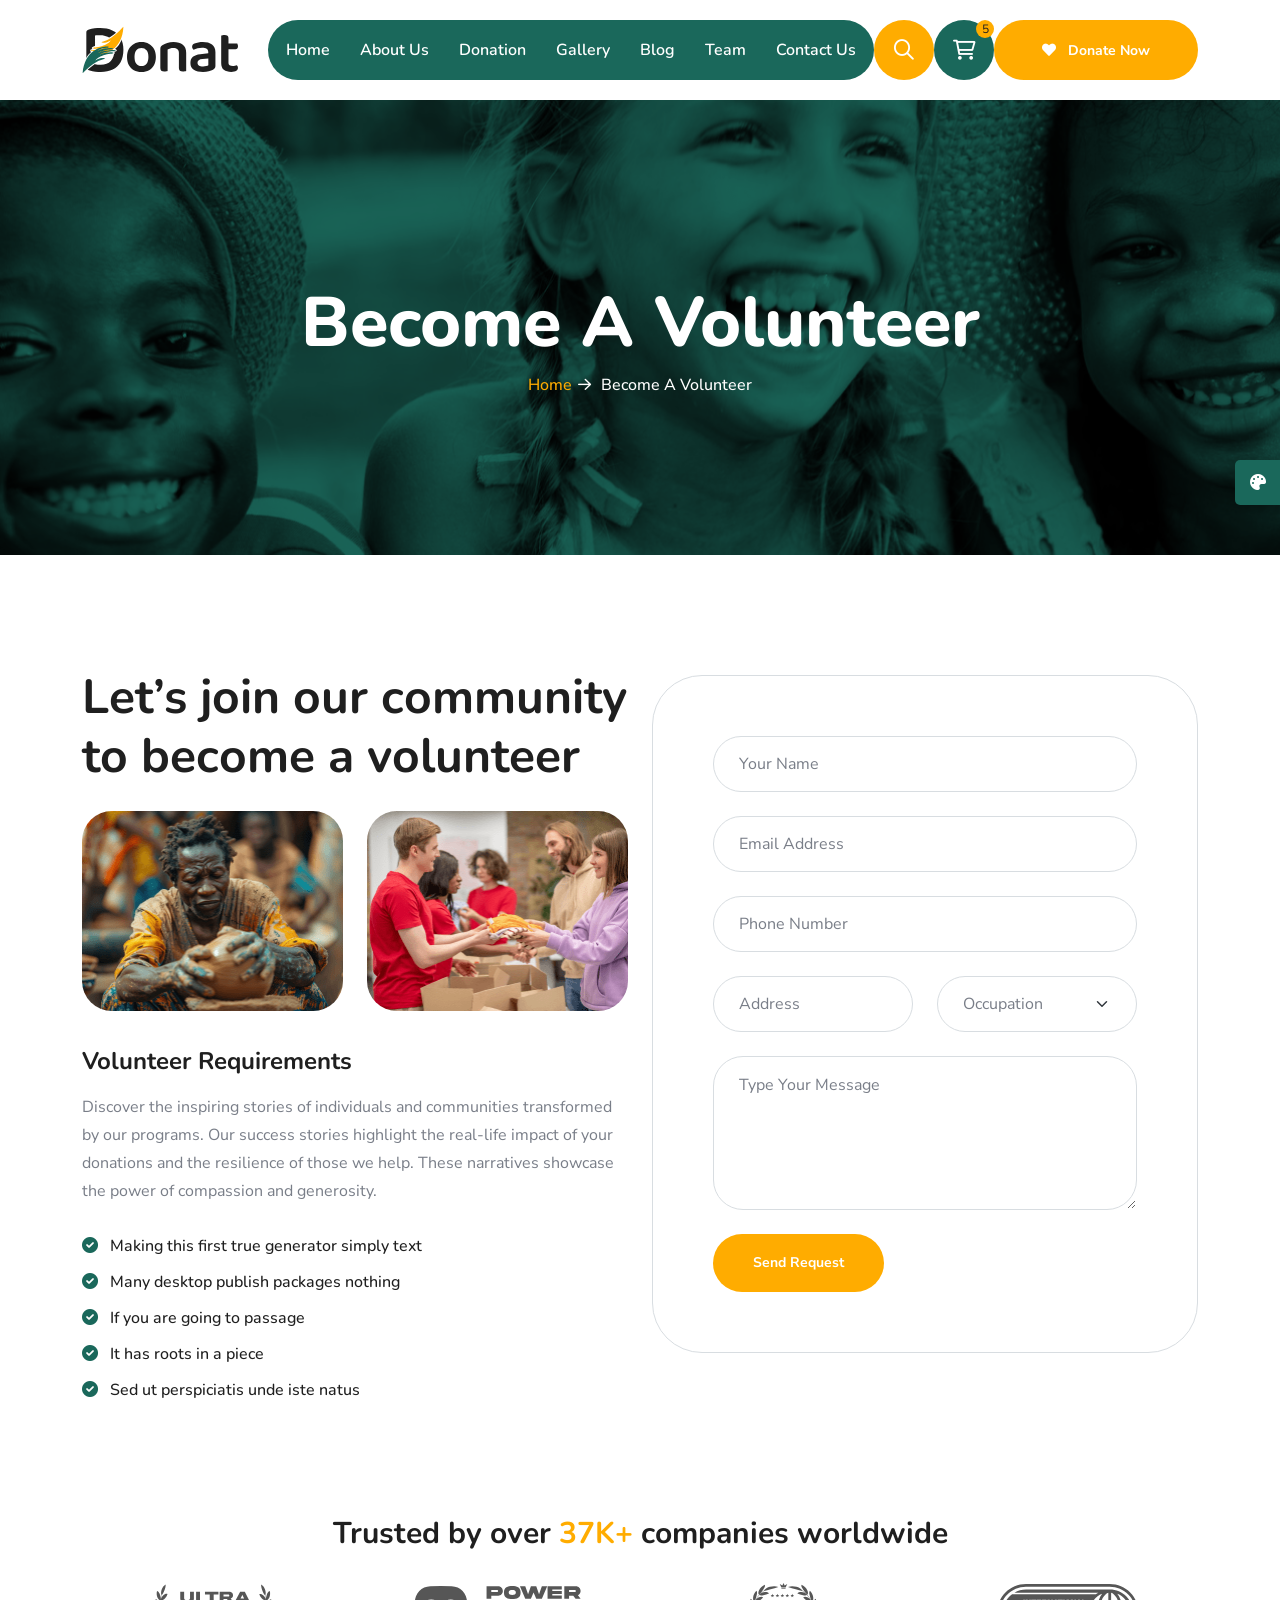
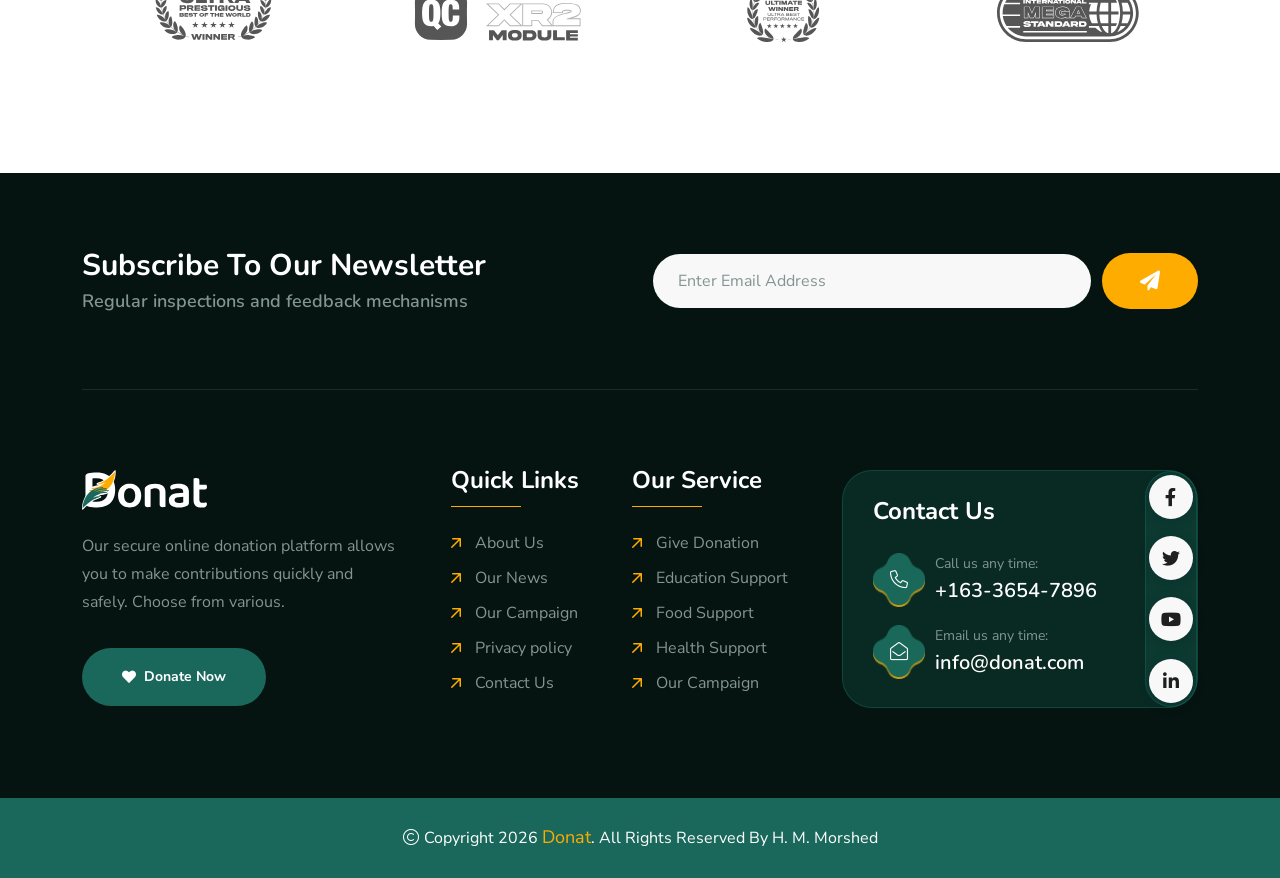
<file: add-team.html>
<!doctype html>
<html class="no-js" lang="zxx" dir="ltr">


    <meta charset="utf-8">
    <meta http-equiv="x-ua-compatible" content="ie=edge">
    <title>Donat - Charity & Donation </title>
    <meta name="author" content="Donat">
    <meta name="description" content="Donat - Charity & Donation HTML Template">
    <meta name="keywords" content="Donat - Charity & Donation HTML Template">
    <meta name="robots" content="INDEX,FOLLOW">

    <!-- Mobile Specific Metas -->
    <meta name="viewport" content="width=device-width, initial-scale=1, shrink-to-fit=no">

    <!-- Favicons - Place favicon.ico in the root directory -->
    <link rel="apple-touch-icon" sizes="57x57" href="assets/img/favicons/apple-icon-57x57.png">
    <link rel="apple-touch-icon" sizes="60x60" href="assets/img/favicons/apple-icon-60x60.png">
    <link rel="apple-touch-icon" sizes="72x72" href="assets/img/favicons/apple-icon-72x72.png">
    <link rel="apple-touch-icon" sizes="76x76" href="assets/img/favicons/apple-icon-76x76.png">
    <link rel="apple-touch-icon" sizes="114x114" href="assets/img/favicons/apple-icon-114x114.png">
    <link rel="apple-touch-icon" sizes="120x120" href="assets/img/favicons/apple-icon-120x120.png">
    <link rel="apple-touch-icon" sizes="144x144" href="assets/img/favicons/apple-icon-144x144.png">
    <link rel="apple-touch-icon" sizes="152x152" href="assets/img/favicons/apple-icon-152x152.png">
    <link rel="apple-touch-icon" sizes="180x180" href="assets/img/favicons/apple-icon-180x180.png">
    <link rel="icon" type="image/png" sizes="192x192" href="assets/img/favicons/android-icon-192x192.png">
    <link rel="icon" type="image/png" sizes="32x32" href="assets/img/favicons/favicon-32x32.png">
    <link rel="icon" type="image/png" sizes="96x96" href="assets/img/favicons/favicon-96x96.png">
    <link rel="icon" type="image/png" sizes="16x16" href="assets/img/favicons/favicon-16x16.png">
    <link rel="manifest" href="assets/img/favicons/manifest.json">
    <meta name="msapplication-TileColor" content="#ffffff">
    <meta name="msapplication-TileImage" content="assets/img/favicons/ms-icon-144x144.png">
    <meta name="theme-color" content="#ffffff">

    <!--==============================
	  Google Fonts
	============================== -->
    <link rel="preconnect" href="https://fonts.googleapis.com/">
    <link rel="preconnect" href="https://fonts.gstatic.com/" crossorigin>
    <link href="https://fonts.googleapis.com/css2?family=Caveat:wght@400..700&amp;family=Nunito+Sans:ital,opsz,wght@0,6..12,200..1000;1,6..12,200..1000&amp;family=Nunito:ital,wght@0,200..1000;1,200..1000&amp;display=swap" rel="stylesheet">

    <!--==============================
	    All CSS File
	============================== -->
    <!-- Bootstrap -->
    <link rel="stylesheet" href="assets/css/bootstrap.min.css">
    <!-- Fontawesome Icon -->
    <link rel="stylesheet" href="assets/css/fontawesome.min.css">
    <!-- Magnific Popup -->
    <link rel="stylesheet" href="assets/css/magnific-popup.min.css">
    <!-- Swiper Js -->
    <link rel="stylesheet" href="assets/css/swiper-bundle.min.css">
    <!-- Theme Custom CSS -->
    <link rel="stylesheet" href="assets/css/style.css">

</head>

<body>

    <!--[if lte IE 9]>
    	<p class="browserupgrade">You are using an <strong>outdated</strong> browser. Please <a href="https://browsehappy.com/">upgrade your browser</a> to improve your experience and security.</p>
  	<![endif]-->


    <!--********************************
   		Code Start From Here 
	******************************** -->

    <!--==============================
     Preloader
  ==============================-->
    <div class="preloader ">
        <button class="th-btn style2 preloaderCls">Cancel Preloader </button>
        <div class="preloader-inner">
            <span class="loader">
                 Donat
                <span class="loading-text">Donat</span>
            </span>
        </div>
    </div><!--==============================
    Sidemenu
============================== -->
    <div class="sidemenu-wrapper sidemenu-cart ">
        <div class="sidemenu-content">
            <button class="closeButton sideMenuCls"><i class="far fa-times"></i></button>
            <div class="widget woocommerce widget_shopping_cart">
                <h3 class="widget_title">Shopping cart</h3>
                <div class="widget_shopping_cart_content">
                    <ul class="woocommerce-mini-cart cart_list product_list_widget ">
                        <li class="woocommerce-mini-cart-item mini_cart_item">
                            <a href="#" class="remove remove_from_cart_button"><i class="far fa-times"></i></a>
                            <a href="#"><img src="assets/img/product/product_thumb_1_1.png" alt="Cart Image">Books</a>
                            <span class="quantity">1 ×
                                <span class="woocommerce-Price-amount amount">
                                    <span class="woocommerce-Price-currencySymbol">$</span>940.00</span>
                            </span>
                        </li>
                        <li class="woocommerce-mini-cart-item mini_cart_item">
                            <a href="#" class="remove remove_from_cart_button"><i class="far fa-times"></i></a>
                            <a href="#"><img src="assets/img/product/product_thumb_1_2.png" alt="Cart Image">Medicine</a>
                            <span class="quantity">1 ×
                                <span class="woocommerce-Price-amount amount">
                                    <span class="woocommerce-Price-currencySymbol">$</span>899.00</span>
                            </span>
                        </li>
                        <li class="woocommerce-mini-cart-item mini_cart_item">
                            <a href="#" class="remove remove_from_cart_button"><i class="far fa-times"></i></a>
                            <a href="#"><img src="assets/img/product/product_thumb_1_3.png" alt="Cart Image">Dress</a>
                            <span class="quantity">1 ×
                                <span class="woocommerce-Price-amount amount">
                                    <span class="woocommerce-Price-currencySymbol">$</span>756.00</span>
                            </span>
                        </li>
                        <li class="woocommerce-mini-cart-item mini_cart_item">
                            <a href="#" class="remove remove_from_cart_button"><i class="far fa-times"></i></a>
                            <a href="#"><img src="assets/img/product/product_thumb_1_4.png" alt="Cart Image">Chair</a>
                            <span class="quantity">1 ×
                                <span class="woocommerce-Price-amount amount">
                                    <span class="woocommerce-Price-currencySymbol">$</span>723.00</span>
                            </span>
                        </li>
                        <li class="woocommerce-mini-cart-item mini_cart_item">
                            <a href="#" class="remove remove_from_cart_button"><i class="far fa-times"></i></a>
                            <a href="#"><img src="assets/img/product/product_thumb_1_5.png" alt="Cart Image">Cloths</a>
                            <span class="quantity">1 ×
                                <span class="woocommerce-Price-amount amount">
                                    <span class="woocommerce-Price-currencySymbol">$</span>1080.00</span>
                            </span>
                        </li>
                    </ul>
                    <p class="woocommerce-mini-cart__total total">
                        <strong>Subtotal:</strong>
                        <span class="woocommerce-Price-amount amount">
                            <span class="woocommerce-Price-currencySymbol">$</span>4398.00</span>
                    </p>
                    <p class="woocommerce-mini-cart__buttons buttons">
                        <a href="cart.html" class="th-btn wc-forward">View cart</a>
                        <a href="checkout.html" class="th-btn checkout wc-forward">Checkout</a>
                    </p>
                </div>
            </div>
        </div>
    </div>
    <div class="popup-search-box d-none d-lg-block">
        <button class="searchClose"><i class="far fa-times"></i></button>
        <form action="#">
            <input type="text" placeholder="What are you looking for?">
            <button type="submit"><i class="fal fa-search"></i></button>
        </form>
    </div><!--==============================
    Mobile Menu
  ============================== -->
    <div class="th-menu-wrapper">
        <div class="th-menu-area text-center">
            <button class="th-menu-toggle"><i class="fal fa-times"></i></button>
            <div class="mobile-logo">
                <a href="index.html"><img src="assets/img/logo.svg" alt="Donat"></a>
            </div>
            <div class="th-mobile-menu">
                <ul>
                    <li >
                        <a href="index.html">Home</a>
                    </li>
                
                    <li>
                    <a href="about.html">About Us</a>
                    </li>
                    <li>
                     <a href="donate-now.html">Donation</a>
                    </li>
                    <li>
                     <a href="gallery.html">Gallery</a>
                    </li>
                    <li>
                     <a href="blog.html">Blog</a>
                    </li>
                    <li>
                     <a href="add-team.html">Team</a>
                    </li>
                    <li>
                     <a href="contact.html">Contact Us</a>
                </li>
                               
                    
                   
                </ul>
            </div>
        </div>
    </div>
    <div class="color-scheme-wrap active">
        <button class="switchIcon"><i class="fa-solid fa-palette"></i></button>
        <h3 class="color-scheme-wrap-title text-center">Color Switcher</h3>
        <h4 class="color-scheme-wrap-subtitle text-center">Theme Color</h4>
        <div class="color-switch-btns">
            <button data-color="#1A685B"><i class="fa-solid fa-droplet"></i></button>
            <button data-color="#f34e3a"><i class="fa-solid fa-droplet"></i></button>
            <button data-color="#FF4857"><i class="fa-solid fa-droplet"></i></button>
            <button data-color="#3843C1"><i class="fa-solid fa-droplet"></i></button>
            <button data-color="#FF7E02"><i class="fa-solid fa-droplet"></i></button>
        </div>
        <h4 class="color-scheme-wrap-subtitle mt-20 text-center">Secondary Color</h4>
        <div class="secondary-color-switch-btns">
            <button data-secondary-color="#FFAC00"><i class="fa-solid fa-droplet"></i></button>
            <button data-secondary-color="#F41E1E"><i class="fa-solid fa-droplet"></i></button>
            <button data-secondary-color="#f34e3a"><i class="fa-solid fa-droplet"></i></button>
            <button data-secondary-color="#FF4857"><i class="fa-solid fa-droplet"></i></button>
            <button data-secondary-color="#3843C1"><i class="fa-solid fa-droplet"></i></button>
        </div>
    </div><!--==============================
	Header Area
==============================-->
    <header class="th-header header-layout1 onepage-nav">
        <div class="sticky-wrapper">
            <!-- Main Menu Area -->
            <div class="container">
                <div class="menu-area">
                    <div class="header-logo">
                        <a href="index.html"><img src="assets/img/logo.svg" alt="Donat"></a>
                    </div>
                    <div class="menu-area-wrap">
                        <nav class="main-menu d-none d-lg-block">
                            <ul>
                                <li>
                        <a href="index.html">Home</a>
                    </li>
                
                    <li>
                    <a href="about.html">About Us</a>
                    </li>
                    <li>
                     <a href="donate-now.html">Donation</a>
                    </li>
                    <li>
                     <a href="gallery.html">Gallery</a>
                    </li>
                    <li>
                     <a href="blog.html">Blog</a>
                    </li>
                    <li>
                     <a href="add-team.html">Team</a>
                    </li>
                    <li>
                     <a href="contact.html">Contact Us</a>
                </li>
                </ul>

                        </nav>
                        <p class="header-notice"><img class="me-1" src="assets/img/icon/heart-icon.svg" alt="img">Are you ready to help them? Let’s become a volunteers...</p>
                    </div>
                    <div class="header-button">
                        <button type="button" class="icon-btn style2 searchBoxToggler d-lg-block d-none"><i class="far fa-search"></i></button>
                        <button type="button" class="icon-btn sideMenuToggler">
                            <span class="badge">5</span>
                            <i class="fa-regular fa-cart-shopping"></i>
                        </button>
                        <a href="contact.html" class="th-btn style3 d-xl-block d-none"><i class="fas fa-heart me-2"></i> Donate Now</a>
                        <button type="button" class="icon-btn th-menu-toggle d-lg-none"><i class="far fa-bars"></i></button>
                    </div>
                </div>
            </div>
        </div>
    </header>


    <!--==============================
    Breadcumb
============================== -->
    <div class="breadcumb-wrapper " data-bg-src="assets/img/bg/breadcumb-bg.jpg" data-overlay="theme">
        <div class="container">
            <div class="breadcumb-content">
                <h1 class="breadcumb-title">Become A Volunteer</h1>
                <ul class="breadcumb-menu">
                    <li><a href="index.html">Home</a></li>
                    <li>Become A Volunteer</li>
                </ul>
            </div>
        </div>
    </div><!--==============================
Team Area  
==============================-->
    <section class="space">
        <div class="container">
            <div class="row gy-40 gx-80">
                <div class="col-xl-6">
                    <h2 class="title mt-n2 mb-25">Let’s join our community
                        to become a volunteer</h2>
                    <div class="row">
                        <div class="col-md-6">
                            <div class="page-img">
                                <img src="assets/img/team/add_team_1_1.png" alt="team">
                            </div>
                        </div>
                        <div class="col-md-6">
                            <div class="page-img">
                                <img src="assets/img/team/add_team_1_2.png" alt="team">
                            </div>
                        </div>
                    </div>
                    <h3 class="h5 mt-n2">Volunteer Requirements</h3>
                    <p class="mb-30">Discover the inspiring stories of individuals and communities transformed by our programs. Our success stories highlight the real-life impact of your donations and the resilience of those we help. These narratives showcase the power of compassion and generosity.</p>
                    <div class="checklist">
                        <ul>
                            <li><i class="fas fa-check-circle"></i>Making this first true generator simply text</li>
                            <li><i class="fas fa-check-circle"></i>Many desktop publish packages nothing</li>
                            <li><i class="fas fa-check-circle"></i>If you are going to passage</li>
                            <li><i class="fas fa-check-circle"></i>It has roots in a piece</li>
                            <li><i class="fas fa-check-circle"></i>Sed ut perspiciatis unde iste natus</li>
                        </ul>
                    </div>
                </div>
                <div class="col-xl-6">
                    <div class="add-team-form">
                        <form action="https://html.themehour.net/donat/demo/mail.php" method="POST" class="contact-form ajax-contact">
                            <div class="row">
                                <div class="form-group style-border col-12">
                                    <input type="text" class="form-control" name="name" id="name" placeholder="Your Name">
                                </div>
                                <div class="form-group style-border col-12">
                                    <input type="email" class="form-control" name="email" id="email" placeholder="Email Address">
                                </div>
                                <div class="form-group style-border col-12">
                                    <input type="number" class="form-control" name="number" id="number" placeholder="Phone Number">
                                </div>
                                <div class="form-group style-border col-md-6">
                                    <input type="text" class="form-control" name="address" id="address" placeholder="Address">
                                </div>
                                <div class="form-group style-border col-md-6">
                                    <select name="subject" id="subject" class="form-select">
                                        <option value="" disabled selected hidden>Occupation</option>
                                        <option value="Volunteer">Volunteer</option>
                                        <option value="Health Advisor">Health Advisor</option>
                                        <option value="Supervisor">Supervisor</option>
                                    </select>
                                </div>
                                <div class="form-group style-border col-12">
                                    <textarea name="message" id="message" cols="30" rows="3" class="form-control" placeholder="Type Your Message"></textarea>
                                </div>
                                <div class="form-btn col-12">
                                    <button class="th-btn style3">Send Request</button>
                                </div>
                            </div>
                            <p class="form-messages mb-0 mt-3"></p>
                        </form>
                    </div>
                </div>
            </div>
        </div>
    </section>
    <!--==============================
Brand Area  
==============================-->
    <div class="space-bottom overflow-hidden brand-area-1">
        <div class="container">
            <div class="brand-wrap1 p-0 m-0 text-center">
                <h3 class="brand-wrap-title">Trusted by over <span class="text-theme2"><span class="counter-number">90</span>K+</span> companies worldwide</h3>
                <div class="swiper th-slider" id="brandSlider1" data-slider-options='{"breakpoints":{"0":{"slidesPerView":2},"576":{"slidesPerView":"2"},"768":{"slidesPerView":"2"},"992":{"slidesPerView":"3"},"1200":{"slidesPerView":"4"},"1400":{"slidesPerView":"5", "spaceBetween": "90"}}}'>
                    <div class="swiper-wrapper">
                        <div class="swiper-slide">
                            <a href="blog.html" class="brand-box">
                                <img src="assets/img/brand/brand1-1.svg" alt="Brand Logo">
                            </a>
                        </div>
                        <div class="swiper-slide">
                            <a href="blog.html" class="brand-box">
                                <img src="assets/img/brand/brand1-2.svg" alt="Brand Logo">
                            </a>
                        </div>
                        <div class="swiper-slide">
                            <a href="blog.html" class="brand-box">
                                <img src="assets/img/brand/brand1-3.svg" alt="Brand Logo">
                            </a>
                        </div>
                        <div class="swiper-slide">
                            <a href="blog.html" class="brand-box">
                                <img src="assets/img/brand/brand1-4.svg" alt="Brand Logo">
                            </a>
                        </div>
                        <div class="swiper-slide">
                            <a href="blog.html" class="brand-box">
                                <img src="assets/img/brand/brand1-5.svg" alt="Brand Logo">
                            </a>
                        </div>
                        <div class="swiper-slide">
                            <a href="blog.html" class="brand-box">
                                <img src="assets/img/brand/brand1-1.svg" alt="Brand Logo">
                            </a>
                        </div>
                        <div class="swiper-slide">
                            <a href="blog.html" class="brand-box">
                                <img src="assets/img/brand/brand1-2.svg" alt="Brand Logo">
                            </a>
                        </div>
                        <div class="swiper-slide">
                            <a href="blog.html" class="brand-box">
                                <img src="assets/img/brand/brand1-3.svg" alt="Brand Logo">
                            </a>
                        </div>
                        <div class="swiper-slide">
                            <a href="blog.html" class="brand-box">
                                <img src="assets/img/brand/brand1-4.svg" alt="Brand Logo">
                            </a>
                        </div>
                        <div class="swiper-slide">
                            <a href="blog.html" class="brand-box">
                                <img src="assets/img/brand/brand1-5.svg" alt="Brand Logo">
                            </a>
                        </div>
                    </div>

                </div>
            </div>
        </div>
    </div>
    <!--==============================
	Footer Area
==============================-->
    <footer class="footer-wrapper footer-default" data-bg-src="assets/img/bg/footer-default-bg-mask.png">
        <div class="footer-bg-shape2 shape-mockup jump" data-top="20%" data-right="0">
            <img src="assets/img/shape/footer-bg-shape3.png" alt="img">
        </div>
        <div class="footer-bg-shape3 shape-mockup d-none" data-bottom="0" data-right="0">
            <img src="assets/img/shape/footer-bg-shape2.png" alt="img">
        </div>
        <div class="footer-top">
            <div class="container">
                <div class="subscribe-box">
                    <div class="row gy-40 align-items-center justify-content-center">
                        <div class="col-xl-6">
                            <h4 class="subscribe-box_title">Subscribe to Our Newsletter</h4>
                            <p class="subscribe-box_text">Regular inspections and feedback mechanisms</p>
                        </div>
                        <div class="col-xl-6 col-lg-8">
                            <form class="newsletter-form">
                                <div class="form-group">
                                    <input class="form-control" type="email" placeholder="Enter Email Address" required="">
                                </div>
                                <button type="submit" class="th-btn style3"><i class="fas fa-paper-plane"></i></button>
                            </form>
                        </div>
                    </div>
                </div>
            </div>
        </div>
        <div class="widget-area">
            <div class="container">
                <div class="row justify-content-between">
                    <div class="col-md-6 col-xl-auto">
                        <div class="widget footer-widget">
                            <div class="th-widget-about">
                                <div class="about-logo">
                                    <a href="index.html"><img src="assets/img/logo-white.svg" alt="Donat"></a>
                                </div>
                                <p class="about-text"> Our secure online donation platform allows you to make contributions quickly and safely. Choose from various.</p>
                                <a href="contact.html" class="th-btn"><i class="fas fa-heart me-2"></i> Donate Now</a>
                            </div>
                        </div>
                    </div>
                    <div class="col-sm-6 col-xl-auto">
                        <div class="widget widget_nav_menu footer-widget">
                            <h3 class="widget_title">Quick Links</h3>
                            <div class="menu-all-pages-container">
                                <ul class="menu">
                                    <li><a href="about.html">About Us</a></li>
                                    <li><a href="blog.html">Our News</a></li>
                                    <li><a href="about.html">Our Campaign</a></li>
                                    <li><a href="contact.html">Privacy policy</a></li>
                                    <li><a href="contact.html">Contact Us</a></li>
                                </ul>
                            </div>
                        </div>
                    </div>
                    <div class="col-sm-6 col-xl-auto">
                        <div class="widget widget_nav_menu footer-widget">
                            <h3 class="widget_title">Our Service</h3>
                            <div class="menu-all-pages-container">
                                <ul class="menu">
                                    <li><a href="donate-now.html">Give Donation</a></li>
                                    <li><a href="faq.html">Education Support</a></li>
                                    <li><a href="faq.html">Food Support</a></li>
                                    <li><a href="faq.html">Health Support</a></li>
                                    <li><a href="gallery.html">Our Campaign </a></li>
                                </ul>
                            </div>
                        </div>
                    </div>
                    <div class="col-md-6 col-xl-auto">
                        <div class="widget footer-widget">
                            <div class="th-widget-contact">
                                <h3 class="widget_title">Contact Us</h3>
                                <div class="info-card">
                                    <div class="box-icon">
                                        <i class="fal fa-phone"></i>
                                        <div class="bg-shape1" data-mask-src="assets/img/shape/info_card_icon_bg_shape_1_1.png"></div>
                                        <div class="bg-shape2" data-mask-src="assets/img/shape/info_card_icon_bg_shape_1_1.png"></div>
                                    </div>
                                    <div class="box-content">
                                        <p class="box-text">Call us any time:</p>
                                        <h4 class="box-title"><a href="tel:16336547896">+163-3654-7896</a></h4>
                                    </div>
                                </div>
                                <div class="info-card">
                                    <div class="box-icon">
                                        <i class="fal fa-envelope-open"></i>
                                        <div class="bg-shape1" data-mask-src="assets/img/shape/info_card_icon_bg_shape_1_1.png"></div>
                                        <div class="bg-shape2" data-mask-src="assets/img/shape/info_card_icon_bg_shape_1_1.png"></div>
                                    </div>
                                    <div class="box-content">
                                        <p class="box-text">Email us any time:</p>
                                        <h4 class="box-title"><a href="mailto:info@donat.com">info@donat.com</a></h4>
                                    </div>
                                </div>
                                <div class="th-social style2">
                                    <a href="https://www.facebook.com/"><i class="fab fa-facebook-f"></i></a>
                                    <a href="https://www.twitter.com/"><i class="fab fa-twitter"></i></a>
                                    <a href="https://www.youtube.com/"><i class="fab fa-youtube"></i></a>
                                    <a href="https://www.linkedin.com/"><i class="fab fa-linkedin-in"></i></a>
                                </div>
                            </div>
                        </div>
                    </div>
                </div>
            </div>
        </div>
        <div class="copyright-wrap">
            <div class="container">
                <div class="row justify-content-center gy-3 align-items-center">
                    <div class="col-lg-12">
                        <p class="copyright-text text-center">
                            <i class="fal fa-copyright"></i> Copyright 2026 <a href="index.html">Donat</a>. All Rights Reserved By H. M. Morshed
                        </p>
                    </div>
                </div>
            </div>
        </div>
    </footer>

    <!--********************************
			Code End  Here 
	******************************** -->

    <!-- Scroll To Top -->
    <div class="scroll-top">
        <svg class="progress-circle svg-content" width="100%" height="100%" viewBox="-1 -1 102 102">
            <path d="M50,1 a49,49 0 0,1 0,98 a49,49 0 0,1 0,-98" style="transition: stroke-dashoffset 10ms linear 0s; stroke-dasharray: 307.919, 307.919; stroke-dashoffset: 307.919;"></path>
        </svg>
    </div>

    <!--==============================
    All Js File
============================== -->
    <!-- Jquery -->
    <script src="assets/js/vendor/jquery-3.7.1.min.js"></script>
    <!-- Swiper Js -->
    <script src="assets/js/swiper-bundle.min.js"></script>
    <!-- Bootstrap -->
    <script src="assets/js/bootstrap.min.js"></script>
    <!-- Magnific Popup -->
    <script src="assets/js/jquery.magnific-popup.min.js"></script>
    <!-- Counter Up -->
    <script src="assets/js/jquery.counterup.min.js"></script>
    <!-- Range Slider -->
    <script src="assets/js/jquery-ui.min.js"></script>
    <!-- Isotope Filter -->
    <script src="assets/js/imagesloaded.pkgd.min.js"></script>
    <script src="assets/js/isotope.pkgd.min.js"></script>

    <!-- Main Js File -->
    <script src="assets/js/main.js"></script>
</body>

</html>
</file>
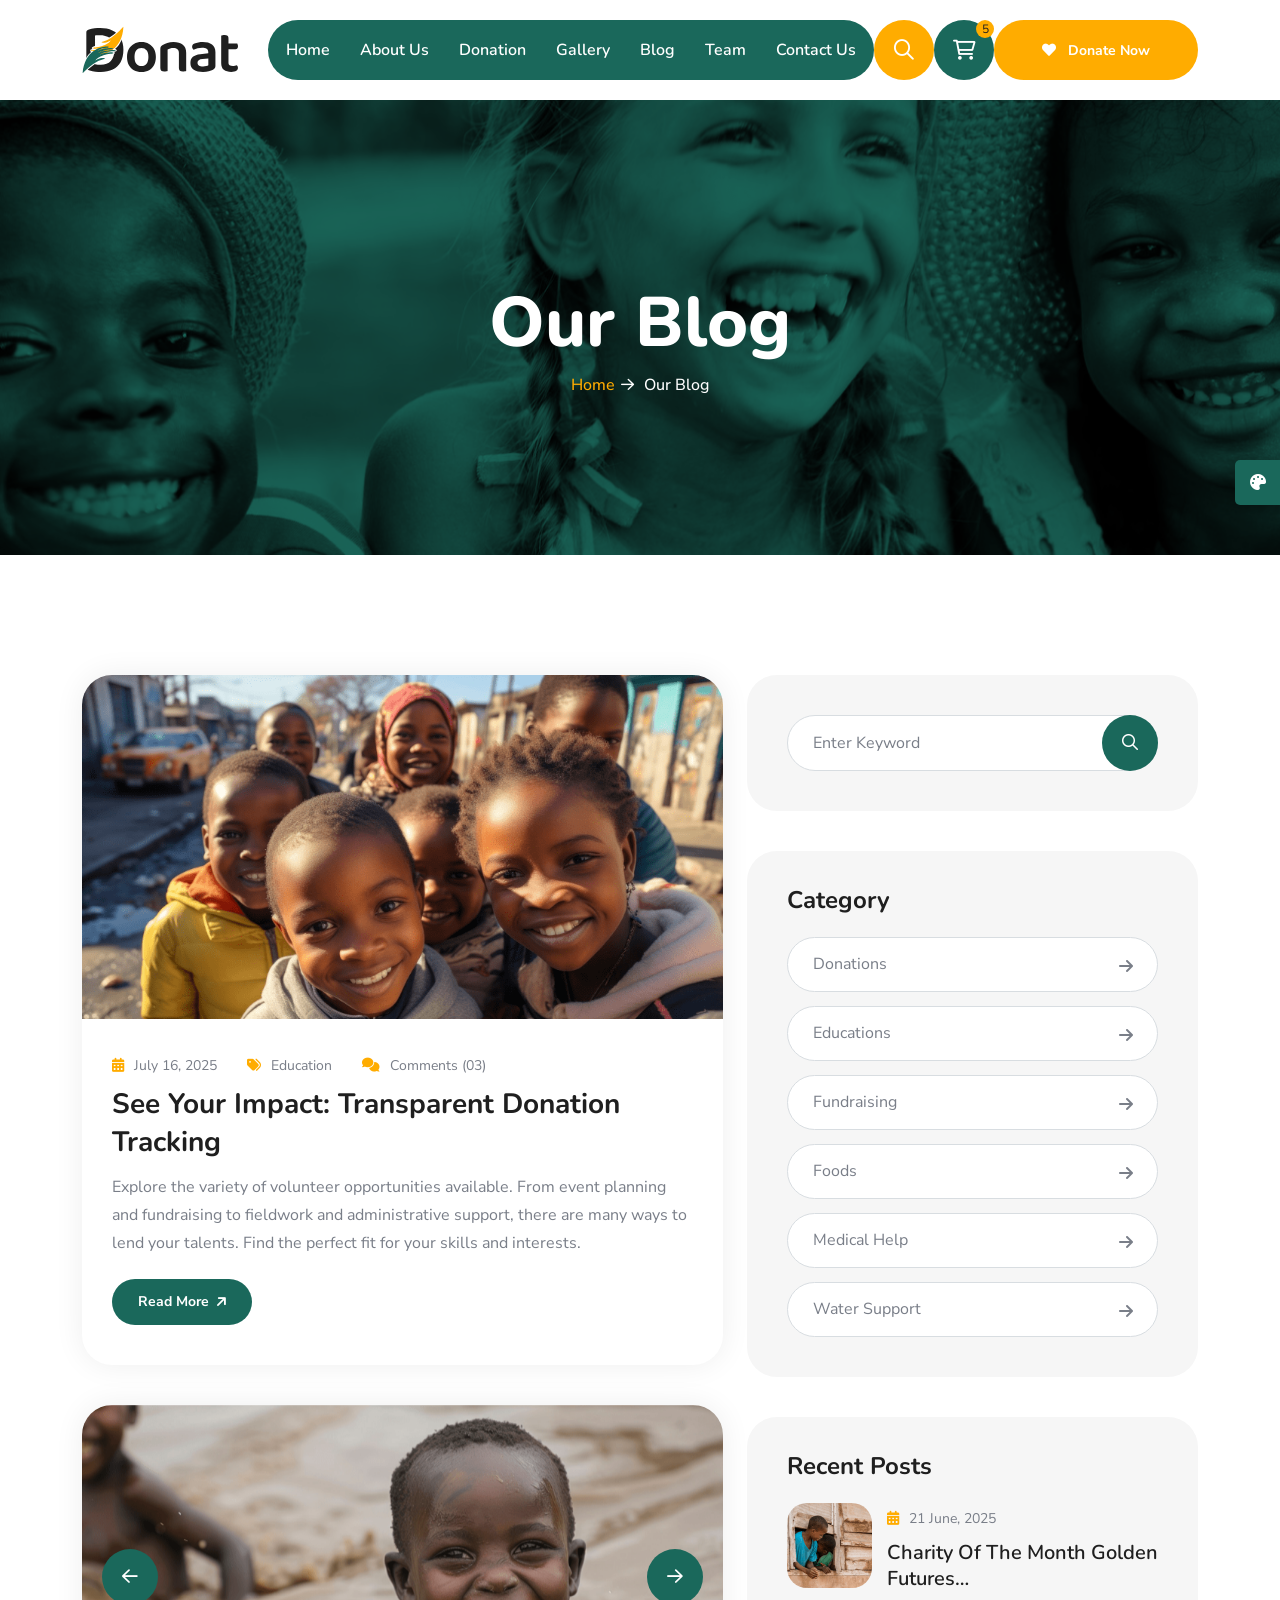
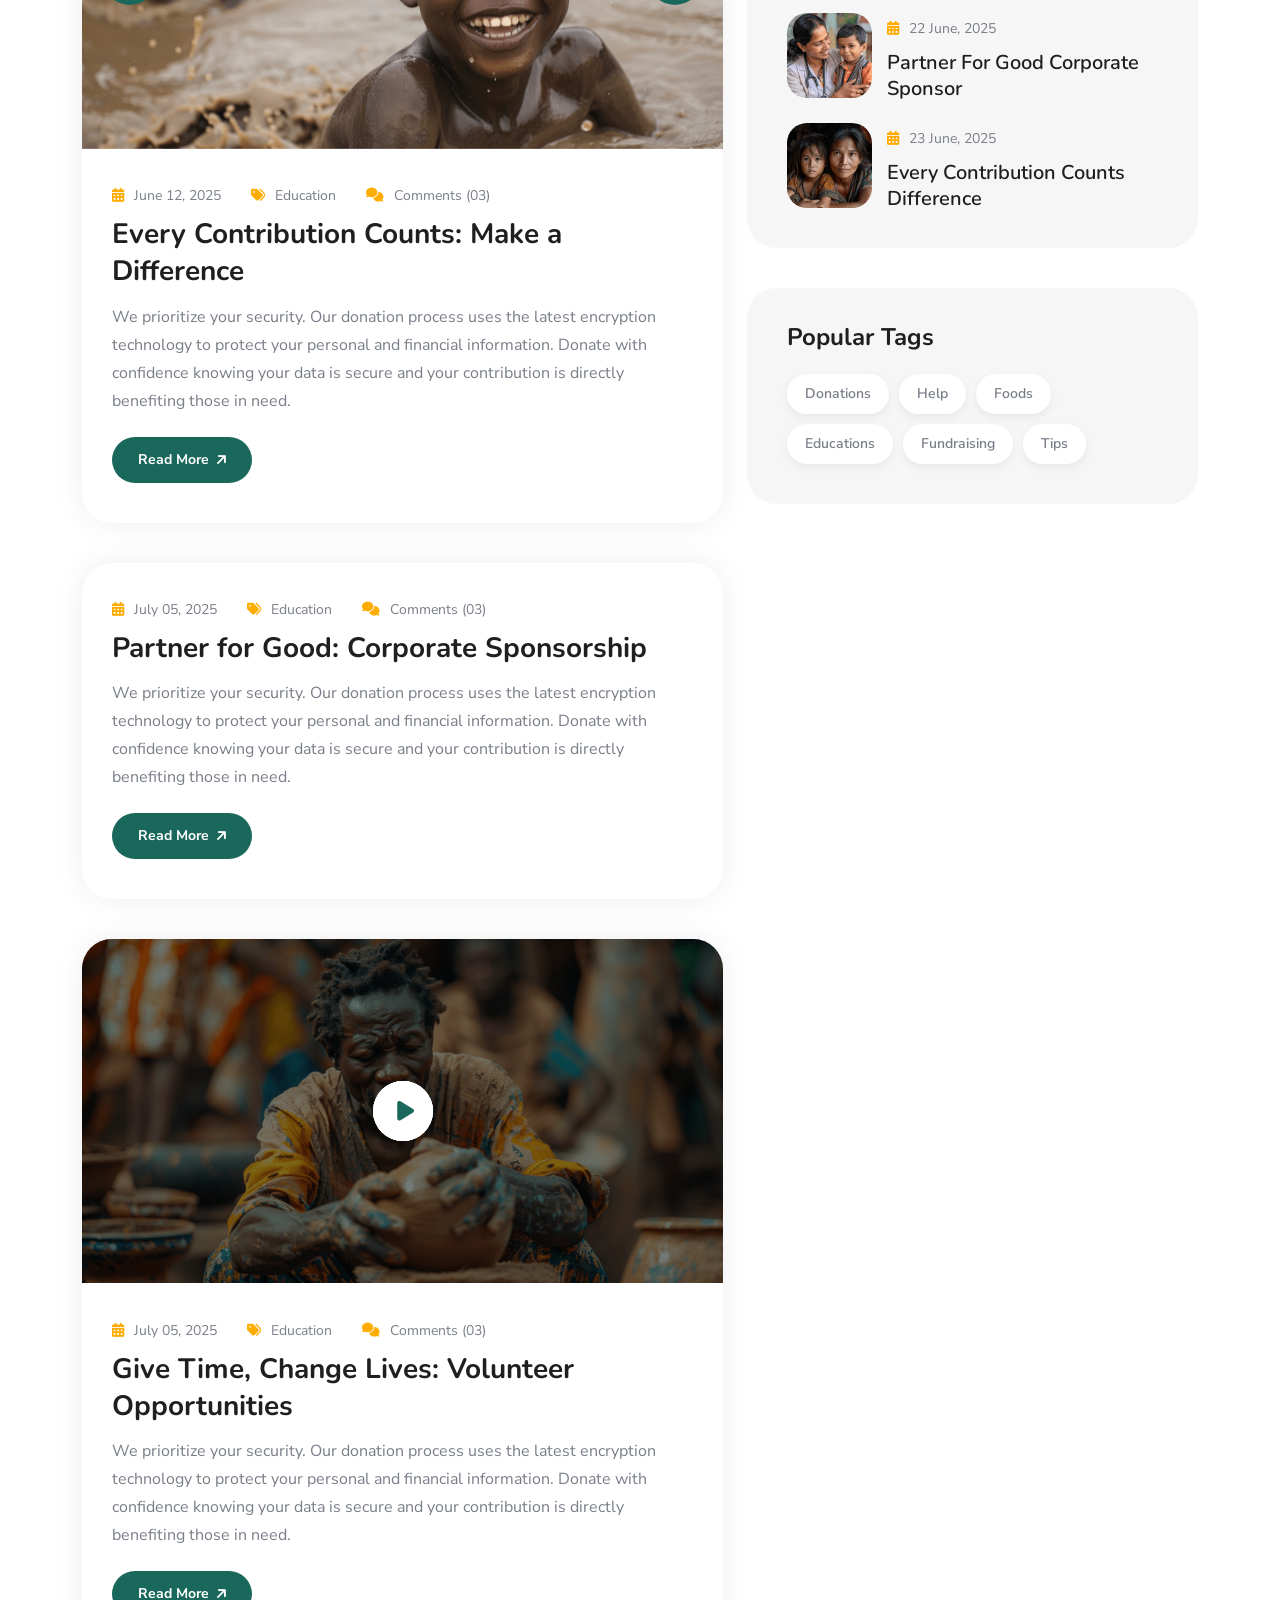
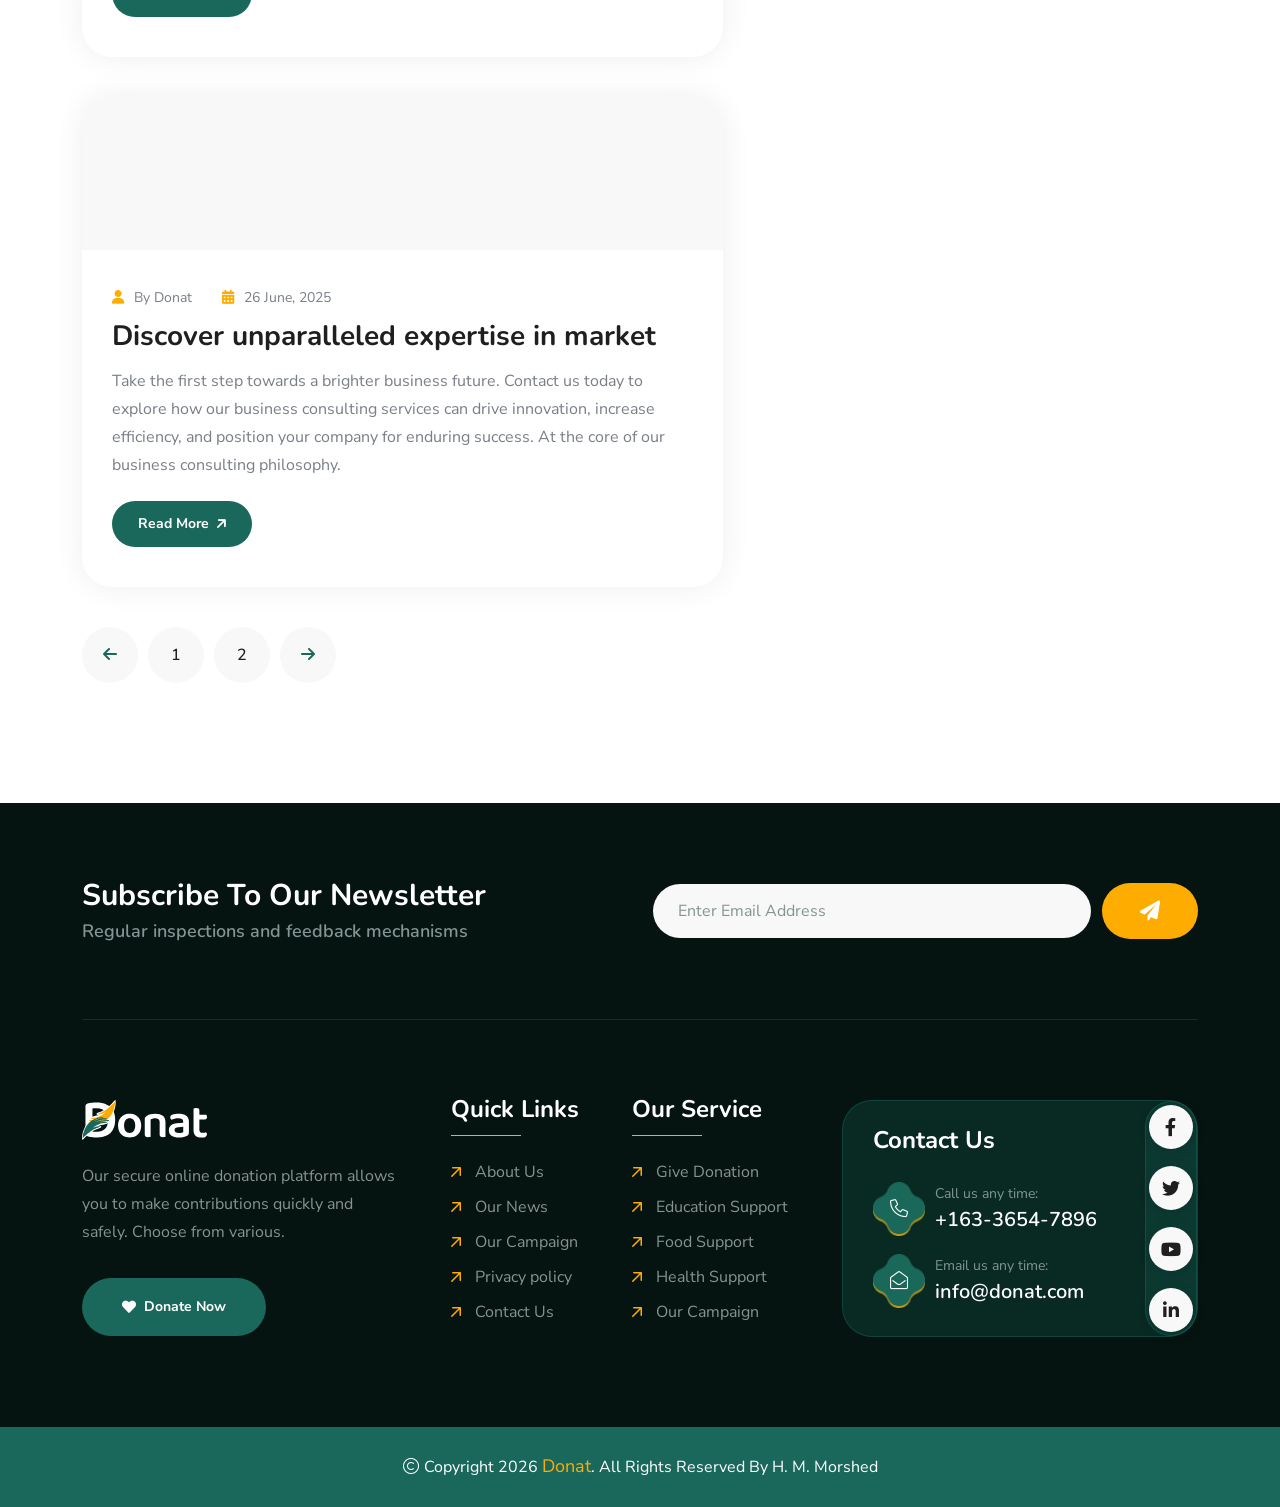
<file: blog.html>
<!doctype html>
<html class="no-js" lang="zxx" dir="ltr">

<head>
    <meta charset="utf-8">
    <meta http-equiv="x-ua-compatible" content="ie=edge">
    <title>Donat - Charity & Donation </title>
    <meta name="author" content="Donat">
    <meta name="description" content="Donat - Charity & Donation HTML Template">
    <meta name="keywords" content="Donat - Charity & Donation HTML Template">
    <meta name="robots" content="INDEX,FOLLOW">

    <!-- Mobile Specific Metas -->
    <meta name="viewport" content="width=device-width, initial-scale=1, shrink-to-fit=no">

    <!-- Favicons - Place favicon.ico in the root directory -->
    <link rel="apple-touch-icon" sizes="57x57" href="assets/img/favicons/apple-icon-57x57.png">
    <link rel="apple-touch-icon" sizes="60x60" href="assets/img/favicons/apple-icon-60x60.png">
    <link rel="apple-touch-icon" sizes="72x72" href="assets/img/favicons/apple-icon-72x72.png">
    <link rel="apple-touch-icon" sizes="76x76" href="assets/img/favicons/apple-icon-76x76.png">
    <link rel="apple-touch-icon" sizes="114x114" href="assets/img/favicons/apple-icon-114x114.png">
    <link rel="apple-touch-icon" sizes="120x120" href="assets/img/favicons/apple-icon-120x120.png">
    <link rel="apple-touch-icon" sizes="144x144" href="assets/img/favicons/apple-icon-144x144.png">
    <link rel="apple-touch-icon" sizes="152x152" href="assets/img/favicons/apple-icon-152x152.png">
    <link rel="apple-touch-icon" sizes="180x180" href="assets/img/favicons/apple-icon-180x180.png">
    <link rel="icon" type="image/png" sizes="192x192" href="assets/img/favicons/android-icon-192x192.png">
    <link rel="icon" type="image/png" sizes="32x32" href="assets/img/favicons/favicon-32x32.png">
    <link rel="icon" type="image/png" sizes="96x96" href="assets/img/favicons/favicon-96x96.png">
    <link rel="icon" type="image/png" sizes="16x16" href="assets/img/favicons/favicon-16x16.png">
    <link rel="manifest" href="assets/img/favicons/manifest.json">
    <meta name="msapplication-TileColor" content="#ffffff">
    <meta name="msapplication-TileImage" content="assets/img/favicons/ms-icon-144x144.png">
    <meta name="theme-color" content="#ffffff">

    <!--==============================
	  Google Fonts
	============================== -->
    <link rel="preconnect" href="https://fonts.googleapis.com/">
    <link rel="preconnect" href="https://fonts.gstatic.com/" crossorigin>
    <link href="https://fonts.googleapis.com/css2?family=Caveat:wght@400..700&amp;family=Nunito+Sans:ital,opsz,wght@0,6..12,200..1000;1,6..12,200..1000&amp;family=Nunito:ital,wght@0,200..1000;1,200..1000&amp;display=swap" rel="stylesheet">

    <!--==============================
	    All CSS File
	============================== -->
    <!-- Bootstrap -->
    <link rel="stylesheet" href="assets/css/bootstrap.min.css">
    <!-- Fontawesome Icon -->
    <link rel="stylesheet" href="assets/css/fontawesome.min.css">
    <!-- Magnific Popup -->
    <link rel="stylesheet" href="assets/css/magnific-popup.min.css">
    <!-- Swiper Js -->
    <link rel="stylesheet" href="assets/css/swiper-bundle.min.css">
    <!-- Theme Custom CSS -->
    <link rel="stylesheet" href="assets/css/style.css">

</head>

<body>

    <!--[if lte IE 9]>
    	<p class="browserupgrade">You are using an <strong>outdated</strong> browser. Please <a href="https://browsehappy.com/">upgrade your browser</a> to improve your experience and security.</p>
  	<![endif]-->


    <!--********************************
   		Code Start From Here 
	******************************** -->

    <!--==============================
     Preloader
  ==============================-->
    <div class="preloader ">
        <button class="th-btn style2 preloaderCls">Cancel Preloader </button>
        <div class="preloader-inner">
            <span class="loader">
              Donat
                <span class="loading-text">Donat</span>
            </span>
        </div>
    </div><!--==============================
    Sidemenu
============================== -->
    <div class="sidemenu-wrapper sidemenu-cart ">
        <div class="sidemenu-content">
            <button class="closeButton sideMenuCls"><i class="far fa-times"></i></button>
            <div class="widget woocommerce widget_shopping_cart">
                <h3 class="widget_title">Shopping cart</h3>
                <div class="widget_shopping_cart_content">
                    <ul class="woocommerce-mini-cart cart_list product_list_widget ">
                        <li class="woocommerce-mini-cart-item mini_cart_item">
                            <a href="#" class="remove remove_from_cart_button"><i class="far fa-times"></i></a>
                            <a href="#"><img src="assets/img/product/product_thumb_1_1.png" alt="Cart Image">Books</a>
                            <span class="quantity">1 ×
                                <span class="woocommerce-Price-amount amount">
                                    <span class="woocommerce-Price-currencySymbol">$</span>940.00</span>
                            </span>
                        </li>
                        <li class="woocommerce-mini-cart-item mini_cart_item">
                            <a href="#" class="remove remove_from_cart_button"><i class="far fa-times"></i></a>
                            <a href="#"><img src="assets/img/product/product_thumb_1_2.png" alt="Cart Image">Medicine</a>
                            <span class="quantity">1 ×
                                <span class="woocommerce-Price-amount amount">
                                    <span class="woocommerce-Price-currencySymbol">$</span>899.00</span>
                            </span>
                        </li>
                        <li class="woocommerce-mini-cart-item mini_cart_item">
                            <a href="#" class="remove remove_from_cart_button"><i class="far fa-times"></i></a>
                            <a href="#"><img src="assets/img/product/product_thumb_1_3.png" alt="Cart Image">Dress</a>
                            <span class="quantity">1 ×
                                <span class="woocommerce-Price-amount amount">
                                    <span class="woocommerce-Price-currencySymbol">$</span>756.00</span>
                            </span>
                        </li>
                        <li class="woocommerce-mini-cart-item mini_cart_item">
                            <a href="#" class="remove remove_from_cart_button"><i class="far fa-times"></i></a>
                            <a href="#"><img src="assets/img/product/product_thumb_1_4.png" alt="Cart Image">Chair</a>
                            <span class="quantity">1 ×
                                <span class="woocommerce-Price-amount amount">
                                    <span class="woocommerce-Price-currencySymbol">$</span>723.00</span>
                            </span>
                        </li>
                        <li class="woocommerce-mini-cart-item mini_cart_item">
                            <a href="#" class="remove remove_from_cart_button"><i class="far fa-times"></i></a>
                            <a href="#"><img src="assets/img/product/product_thumb_1_5.png" alt="Cart Image">Cloths</a>
                            <span class="quantity">1 ×
                                <span class="woocommerce-Price-amount amount">
                                    <span class="woocommerce-Price-currencySymbol">$</span>1080.00</span>
                            </span>
                        </li>
                    </ul>
                    <p class="woocommerce-mini-cart__total total">
                        <strong>Subtotal:</strong>
                        <span class="woocommerce-Price-amount amount">
                            <span class="woocommerce-Price-currencySymbol">$</span>4398.00</span>
                    </p>
                    <p class="woocommerce-mini-cart__buttons buttons">
                        <a href="cart.html" class="th-btn wc-forward">View cart</a>
                        <a href="checkout.html" class="th-btn checkout wc-forward">Checkout</a>
                    </p>
                </div>
            </div>
        </div>
    </div>
    <div class="popup-search-box d-none d-lg-block">
        <button class="searchClose"><i class="far fa-times"></i></button>
        <form action="#">
            <input type="text" placeholder="What are you looking for?">
            <button type="submit"><i class="fal fa-search"></i></button>
        </form>
    </div><!--==============================
    Mobile Menu
  ============================== -->
    <div class="th-menu-wrapper">
        <div class="th-menu-area text-center">
            <button class="th-menu-toggle"><i class="fal fa-times"></i></button>
            <div class="mobile-logo">
                <a href="index.html"><img src="assets/img/logo.svg" alt="Donat"></a>
            </div>
            <div class="th-mobile-menu">
                <ul>
                     <li >
                        <a href="index.html">Home</a>
                    </li>
                
                    <li>
                    <a href="about.html">About Us</a>
                    </li>
                    <li>
                     <a href="donate-now.html">Donation</a>
                    </li>
                    <li>
                     <a href="gallery.html">Gallery</a>
                    </li>
                    <li>
                     <a href="blog.html">Blog</a>
                    </li>
                    <li>
                     <a href="add-team.html">Team</a>
                    </li>
                    <li>
                     <a href="contact.html">Contact Us</a>
                </li>
                              
                            
                </ul>
            </div>
        </div>
    </div>
    <div class="color-scheme-wrap active">
        <button class="switchIcon"><i class="fa-solid fa-palette"></i></button>
        <h3 class="color-scheme-wrap-title text-center">Color Switcher</h3>
        <h4 class="color-scheme-wrap-subtitle text-center">Theme Color</h4>
        <div class="color-switch-btns">
            <button data-color="#1A685B"><i class="fa-solid fa-droplet"></i></button>
            <button data-color="#f34e3a"><i class="fa-solid fa-droplet"></i></button>
            <button data-color="#FF4857"><i class="fa-solid fa-droplet"></i></button>
            <button data-color="#3843C1"><i class="fa-solid fa-droplet"></i></button>
            <button data-color="#FF7E02"><i class="fa-solid fa-droplet"></i></button>
        </div>
        <h4 class="color-scheme-wrap-subtitle mt-20 text-center">Secondary Color</h4>
        <div class="secondary-color-switch-btns">
            <button data-secondary-color="#FFAC00"><i class="fa-solid fa-droplet"></i></button>
            <button data-secondary-color="#F41E1E"><i class="fa-solid fa-droplet"></i></button>
            <button data-secondary-color="#f34e3a"><i class="fa-solid fa-droplet"></i></button>
            <button data-secondary-color="#FF4857"><i class="fa-solid fa-droplet"></i></button>
            <button data-secondary-color="#3843C1"><i class="fa-solid fa-droplet"></i></button>
        </div>
    </div><!--==============================
	Header Area
==============================-->
    <header class="th-header header-layout1 onepage-nav">
        <div class="sticky-wrapper">
            <!-- Main Menu Area -->
            <div class="container">
                <div class="menu-area">
                    <div class="header-logo">
                        <a href="index.html"><img src="assets/img/logo.svg" alt="Donat"></a>
                    </div>
                    <div class="menu-area-wrap">
                        <nav class="main-menu d-none d-lg-block">
                            <ul>
                                <li>
                        <a href="index.html">Home</a>
                    </li>
                
                    <li>
                    <a href="about.html">About Us</a>
                    </li>
                    <li>
                     <a href="donate-now.html">Donation</a>
                    </li>
                    <li>
                     <a href="gallery.html">Gallery</a>
                    </li>
                    <li>
                     <a href="blog.html">Blog</a>
                    </li>
                    <li>
                     <a href="add-team.html">Team</a>
                    </li>
                    <li>
                     <a href="contact.html">Contact Us</a>
                </li>
                </ul>

                        </nav>
                        <p class="header-notice"><img class="me-1" src="assets/img/icon/heart-icon.svg" alt="img">Are you ready to help them? Let’s become a volunteers...</p>
                    </div>
                    <div class="header-button">
                        <button type="button" class="icon-btn style2 searchBoxToggler d-lg-block d-none"><i class="far fa-search"></i></button>
                        <button type="button" class="icon-btn sideMenuToggler">
                            <span class="badge">5</span>
                            <i class="fa-regular fa-cart-shopping"></i>
                        </button>
                        <a href="contact.html" class="th-btn style3 d-xl-block d-none"><i class="fas fa-heart me-2"></i> Donate Now</a>
                        <button type="button" class="icon-btn th-menu-toggle d-lg-none"><i class="far fa-bars"></i></button>
                    </div>
                </div>
            </div>
        </div>
    </header>


    <!--==============================
    Breadcumb
============================== -->
    <div class="breadcumb-wrapper " data-bg-src="assets/img/bg/breadcumb-bg.jpg" data-overlay="theme">
        <div class="container">
            <div class="breadcumb-content">
                <h1 class="breadcumb-title">Our Blog</h1>
                <ul class="breadcumb-menu">
                    <li><a href="index.html">Home</a></li>
                    <li>Our Blog</li>
                </ul>
            </div>
        </div>
    </div><!--==============================
Blog Area
==============================-->
    <section class="th-blog-wrapper space-top space-extra-bottom">
        <div class="container">
            <div class="row gx-40">
                <div class="col-xxl-8 col-lg-7">
                    <div class="th-blog blog-single has-post-thumbnail">
                        <div class="blog-img">
                            <a href="blog-details.html"><img src="assets/img/blog/blog-s-1-1.jpg" alt="Blog Image"></a>
                        </div>
                        <div class="blog-content">
                            <div class="blog-meta">
                                <a href="blog.html"><i class="fas fa-calendar-days"></i>July 16, 2025</a>
                                <a href="blog.html"><i class="fas fa-tags"></i>Education</a>
                                <a href="blog.html"><i class="fas fa-comments"></i>Comments (03)</a>
                            </div>
                            <h2 class="blog-title"><a href="blog-details.html">See Your Impact: Transparent Donation Tracking</a>
                            </h2>
                            <p class="blog-text">Explore the variety of volunteer opportunities available. From event planning and fundraising to fieldwork and administrative support, there are many ways to lend your talents. Find the perfect fit for your skills and interests.</p>
                            <a href="blog-details.html" class="th-btn btn-sm">Read More <i class="fas fa-arrow-up-right ms-2"></i></a>
                        </div>
                    </div>

                    <div class="th-blog blog-single has-post-thumbnail">
                        <div class="blog-img th-slider" data-slider-options='{"effect":"fade"}'>
                            <div class="swiper-wrapper">
                                <div class="swiper-slide">
                                    <a href="blog-details.html"><img src="assets/img/blog/blog-s-1-2.jpg" alt="Blog Image"></a>
                                </div>
                                <div class="swiper-slide">
                                    <a href="blog-details.html"><img src="assets/img/blog/blog-s-1-4.jpg" alt="Blog Image"></a>
                                </div>
                            </div>
                            <button class="slider-arrow slider-prev"><i class="far fa-arrow-left"></i></button>
                            <button class="slider-arrow slider-next"><i class="far fa-arrow-right"></i></button>
                        </div>
                        <div class="blog-content">
                            <div class="blog-meta">
                                <a href="blog.html"><i class="fas fa-calendar-days"></i>June 12, 2025</a>
                                <a href="blog.html"><i class="fas fa-tags"></i>Education</a>
                                <a href="blog.html"><i class="fas fa-comments"></i>Comments (03)</a>
                            </div>
                            <h2 class="blog-title"><a href="blog-details.html">Every Contribution Counts: Make a Difference</a>
                            </h2>
                            <p class="blog-text">We prioritize your security. Our donation process uses the latest encryption technology to protect your personal and financial information. Donate with confidence knowing your data is secure and your contribution is directly benefiting those in need.</p>
                            <a href="blog-details.html" class="th-btn btn-sm">Read More <i class="fas fa-arrow-up-right ms-2"></i></a>
                        </div>
                    </div>

                    <div class="th-blog blog-single">
                        <div class="blog-content">
                            <div class="blog-meta">
                                <a href="blog.html"><i class="fas fa-calendar-days"></i>July 05, 2025</a>
                                <a href="blog.html"><i class="fas fa-tags"></i>Education</a>
                                <a href="blog.html"><i class="fas fa-comments"></i>Comments (03)</a>
                            </div>
                            <h2 class="blog-title"><a href="blog-details.html">Partner for Good: Corporate Sponsorship</a>
                            </h2>
                            <p class="blog-text">We prioritize your security. Our donation process uses the latest encryption technology to protect your personal and financial information. Donate with confidence knowing your data is secure and your contribution is directly benefiting those in need.</p>
                            <a href="blog-details.html" class="th-btn btn-sm">Read More <i class="fas fa-arrow-up-right ms-2"></i></a>
                        </div>
                    </div>

                    <div class="th-blog blog-single has-post-thumbnail">
                        <div class="blog-img" data-overlay="black" data-opacity="5">
                            <a href="blog-details.html"><img src="assets/img/blog/blog-s-1-3.jpg" alt="Blog Image"></a>
                            <a href="https://www.youtube.com/watch?v=_sI_Ps7JSEk" class="play-btn popup-video"><i class="fas fa-play"></i></a>
                        </div>
                        <div class="blog-content">
                            <div class="blog-meta">
                                <a href="blog.html"><i class="fas fa-calendar-days"></i>July 05, 2025</a>
                                <a href="blog.html"><i class="fas fa-tags"></i>Education</a>
                                <a href="blog.html"><i class="fas fa-comments"></i>Comments (03)</a>
                            </div>
                            <h2 class="blog-title"><a href="blog-details.html">Give Time, Change Lives: Volunteer Opportunities</a>
                            </h2>
                            <p class="blog-text">We prioritize your security. Our donation process uses the latest encryption technology to protect your personal and financial information. Donate with confidence knowing your data is secure and your contribution is directly benefiting those in need.</p>
                            <a href="blog-details.html" class="th-btn btn-sm">Read More <i class="fas fa-arrow-up-right ms-2"></i></a>
                        </div>
                    </div>

                    <div class="th-blog blog-single has-post-thumbnail">
                        <div class="blog-audio">
                            <iframe title="Tell Me U Luv Me (with Trippie Redd) by Juice WRLD" src="https://w.soundcloud.com/player/?visual=true&amp;url=https%3A%2F%2Fapi.soundcloud.com%2Ftracks%2F830279092&amp;show_artwork=true&amp;maxwidth=751&amp;maxheight=1000&amp;dnt=1"></iframe>
                        </div>
                        <div class="blog-content">
                            <div class="blog-meta">
                                <a class="author" href="blog.html"><i class="fas fa-user"></i>By Donat</a>
                                <a href="blog.html"><i class="fas fa-calendar-days"></i>26 June, 2025</a>
                            </div>
                            <h2 class="blog-title"><a href="blog-details.html">Discover unparalleled expertise in market</a>
                            </h2>
                            <p class="blog-text">Take the first step towards a brighter business future. Contact us today to explore how our business consulting services can drive innovation, increase efficiency, and position your company for enduring success. At the core of our business consulting philosophy.</p>
                            <a href="blog-details.html" class="th-btn btn-sm">Read More <i class="fas fa-arrow-up-right ms-2"></i></a>
                        </div>
                    </div>

                    <div class="th-pagination ">
                        <ul>
                            <li><a href="blog.html"><i class="fas fa-arrow-left"></i></a></li>
                            <li><a href="blog.html">1</a></li>
                            <li><a href="blog.html">2</a></li>
                            <li><a href="blog.html"><i class="fas fa-arrow-right"></i></a></li>
                        </ul>
                    </div>
                </div>
                <div class="col-xxl-4 col-lg-5">
                    <aside class="sidebar-area">
                        <div class="widget widget_search  ">
                            <form class="search-form">
                                <input type="text" placeholder="Enter Keyword">
                                <button type="submit"><i class="far fa-search"></i></button>
                            </form>
                        </div>
                        <div class="widget widget_categories  ">
                            <h3 class="widget_title">Category</h3>
                            <ul>
                                <li>
                                    <a href="blog.html">Donations</a>
                                    <span><i class="fas fa-arrow-right"></i></span>
                                </li>
                                <li>
                                    <a href="blog.html">Educations</a>
                                    <span><i class="fas fa-arrow-right"></i></span>
                                </li>
                                <li>
                                    <a href="blog.html">Fundraising</a>
                                    <span><i class="fas fa-arrow-right"></i></span>
                                </li>
                                <li>
                                    <a href="blog.html">Foods</a>
                                    <span><i class="fas fa-arrow-right"></i></span>
                                </li>
                                <li>
                                    <a href="blog.html">Medical Help</a>
                                    <span><i class="fas fa-arrow-right"></i></span>
                                </li>
                                <li>
                                    <a href="blog.html">Water Support</a>
                                    <span><i class="fas fa-arrow-right"></i></span>
                                </li>
                            </ul>
                        </div>
                        <div class="widget  ">
                            <h3 class="widget_title">Recent Posts</h3>
                            <div class="recent-post-wrap">
                                <div class="recent-post">
                                    <div class="media-img">
                                        <a href="blog-details.html"><img src="assets/img/blog/recent-post-1-1.jpg" alt="Blog Image"></a>
                                    </div>
                                    <div class="media-body">
                                        <div class="recent-post-meta">
                                            <a href="blog.html"><i class="fas fa-calendar-days"></i>21 June, 2025</a>
                                        </div>
                                        <h4 class="post-title"><a class="text-inherit" href="blog-details.html">Charity Of The Month Golden Futures…</a></h4>
                                    </div>
                                </div>
                                <div class="recent-post">
                                    <div class="media-img">
                                        <a href="blog-details.html"><img src="assets/img/blog/recent-post-1-2.jpg" alt="Blog Image"></a>
                                    </div>
                                    <div class="media-body">
                                        <div class="recent-post-meta">
                                            <a href="blog.html"><i class="fas fa-calendar-days"></i>22 June, 2025</a>
                                        </div>
                                        <h4 class="post-title"><a class="text-inherit" href="blog-details.html">Partner for Good Corporate Sponsor</a></h4>
                                    </div>
                                </div>
                                <div class="recent-post">
                                    <div class="media-img">
                                        <a href="blog-details.html"><img src="assets/img/blog/recent-post-1-3.jpg" alt="Blog Image"></a>
                                    </div>
                                    <div class="media-body">
                                        <div class="recent-post-meta">
                                            <a href="blog.html"><i class="fas fa-calendar-days"></i>23 June, 2025</a>
                                        </div>
                                        <h4 class="post-title"><a class="text-inherit" href="blog-details.html">Every Contribution Counts Difference</a></h4>
                                    </div>
                                </div>
                            </div>
                        </div>
                        <div class="widget widget_tag_cloud  ">
                            <h3 class="widget_title">Popular Tags</h3>
                            <div class="tagcloud">
                                <a href="blog.html">Donations</a>
                                <a href="blog.html">Help</a>
                                <a href="blog.html">Foods</a>
                                <a href="blog.html">Educations</a>
                                <a href="blog.html">Fundraising</a>
                                <a href="blog.html">Tips</a>
                            </div>
                        </div>
                    </aside>
                </div>
            </div>
        </div>
    </section>
    <!--==============================
	Footer Area
==============================-->
    <footer class="footer-wrapper footer-default" data-bg-src="assets/img/bg/footer-default-bg-mask.png">
        <div class="footer-bg-shape2 shape-mockup jump" data-top="20%" data-right="0">
            <img src="assets/img/shape/footer-bg-shape3.png" alt="img">
        </div>
        <div class="footer-bg-shape3 shape-mockup d-none" data-bottom="0" data-right="0">
            <img src="assets/img/shape/footer-bg-shape2.png" alt="img">
        </div>
        <div class="footer-top">
            <div class="container">
                <div class="subscribe-box">
                    <div class="row gy-40 align-items-center justify-content-center">
                        <div class="col-xl-6">
                            <h4 class="subscribe-box_title">Subscribe to Our Newsletter</h4>
                            <p class="subscribe-box_text">Regular inspections and feedback mechanisms</p>
                        </div>
                        <div class="col-xl-6 col-lg-8">
                            <form class="newsletter-form">
                                <div class="form-group">
                                    <input class="form-control" type="email" placeholder="Enter Email Address" required="">
                                </div>
                                <button type="submit" class="th-btn style3"><i class="fas fa-paper-plane"></i></button>
                            </form>
                        </div>
                    </div>
                </div>
            </div>
        </div>
        <div class="widget-area">
            <div class="container">
                <div class="row justify-content-between">
                    <div class="col-md-6 col-xl-auto">
                        <div class="widget footer-widget">
                            <div class="th-widget-about">
                                <div class="about-logo">
                                    <a href="index.html"><img src="assets/img/logo-white.svg" alt="Donat"></a>
                                </div>
                                <p class="about-text"> Our secure online donation platform allows you to make contributions quickly and safely. Choose from various.</p>
                                <a href="contact.html" class="th-btn"><i class="fas fa-heart me-2"></i> Donate Now</a>
                            </div>
                        </div>
                    </div>
                    <div class="col-sm-6 col-xl-auto">
                        <div class="widget widget_nav_menu footer-widget">
                            <h3 class="widget_title">Quick Links</h3>
                            <div class="menu-all-pages-container">
                                <ul class="menu">
                                    <li><a href="about.html">About Us</a></li>
                                    <li><a href="blog.html">Our News</a></li>
                                    <li><a href="about.html">Our Campaign</a></li>
                                    <li><a href="contact.html">Privacy policy</a></li>
                                    <li><a href="contact.html">Contact Us</a></li>
                                </ul>
                            </div>
                        </div>
                    </div>
                    <div class="col-sm-6 col-xl-auto">
                        <div class="widget widget_nav_menu footer-widget">
                            <h3 class="widget_title">Our Service</h3>
                            <div class="menu-all-pages-container">
                                <ul class="menu">
                                    <li><a href="donate-now.html">Give Donation</a></li>
                                    <li><a href="faq.html">Education Support</a></li>
                                    <li><a href="faq.html">Food Support</a></li>
                                    <li><a href="faq.html">Health Support</a></li>
                                    <li><a href="gallery.html">Our Campaign </a></li>
                                </ul>
                            </div>
                        </div>
                    </div>
                    <div class="col-md-6 col-xl-auto">
                        <div class="widget footer-widget">
                            <div class="th-widget-contact">
                                <h3 class="widget_title">Contact Us</h3>
                                <div class="info-card">
                                    <div class="box-icon">
                                        <i class="fal fa-phone"></i>
                                        <div class="bg-shape1" data-mask-src="assets/img/shape/info_card_icon_bg_shape_1_1.png"></div>
                                        <div class="bg-shape2" data-mask-src="assets/img/shape/info_card_icon_bg_shape_1_1.png"></div>
                                    </div>
                                    <div class="box-content">
                                        <p class="box-text">Call us any time:</p>
                                        <h4 class="box-title"><a href="tel:16336547896">+163-3654-7896</a></h4>
                                    </div>
                                </div>
                                <div class="info-card">
                                    <div class="box-icon">
                                        <i class="fal fa-envelope-open"></i>
                                        <div class="bg-shape1" data-mask-src="assets/img/shape/info_card_icon_bg_shape_1_1.png"></div>
                                        <div class="bg-shape2" data-mask-src="assets/img/shape/info_card_icon_bg_shape_1_1.png"></div>
                                    </div>
                                    <div class="box-content">
                                        <p class="box-text">Email us any time:</p>
                                        <h4 class="box-title"><a href="mailto:info@donat.com">info@donat.com</a></h4>
                                    </div>
                                </div>
                                <div class="th-social style2">
                                    <a href="https://www.facebook.com/"><i class="fab fa-facebook-f"></i></a>
                                    <a href="https://www.twitter.com/"><i class="fab fa-twitter"></i></a>
                                    <a href="https://www.youtube.com/"><i class="fab fa-youtube"></i></a>
                                    <a href="https://www.linkedin.com/"><i class="fab fa-linkedin-in"></i></a>
                                </div>
                            </div>
                        </div>
                    </div>
                </div>
            </div>
        </div>
        <div class="copyright-wrap">
            <div class="container">
                <div class="row justify-content-center gy-3 align-items-center">
                    <div class="col-lg-12">
                        <p class="copyright-text text-center">
                            <i class="fal fa-copyright"></i> Copyright 2026 <a href="index.html">Donat</a>. All Rights Reserved By H. M. Morshed
                    </div>
                </div>
            </div>
        </div>
    </footer>

    <!--********************************
			Code End  Here 
	******************************** -->

    <!-- Scroll To Top -->
    <div class="scroll-top">
        <svg class="progress-circle svg-content" width="100%" height="100%" viewBox="-1 -1 102 102">
            <path d="M50,1 a49,49 0 0,1 0,98 a49,49 0 0,1 0,-98" style="transition: stroke-dashoffset 10ms linear 0s; stroke-dasharray: 307.919, 307.919; stroke-dashoffset: 307.919;"></path>
        </svg>
    </div>

    <!--==============================
    All Js File
============================== -->
    <!-- Jquery -->
    <script src="assets/js/vendor/jquery-3.7.1.min.js"></script>
    <!-- Swiper Js -->
    <script src="assets/js/swiper-bundle.min.js"></script>
    <!-- Bootstrap -->
    <script src="assets/js/bootstrap.min.js"></script>
    <!-- Magnific Popup -->
    <script src="assets/js/jquery.magnific-popup.min.js"></script>
    <!-- Counter Up -->
    <script src="assets/js/jquery.counterup.min.js"></script>
    <!-- Range Slider -->
    <script src="assets/js/jquery-ui.min.js"></script>
    <!-- Isotope Filter -->
    <script src="assets/js/imagesloaded.pkgd.min.js"></script>
    <script src="assets/js/isotope.pkgd.min.js"></script>

    <!-- Main Js File -->
    <script src="assets/js/main.js"></script>
</body>

</html>
</file>
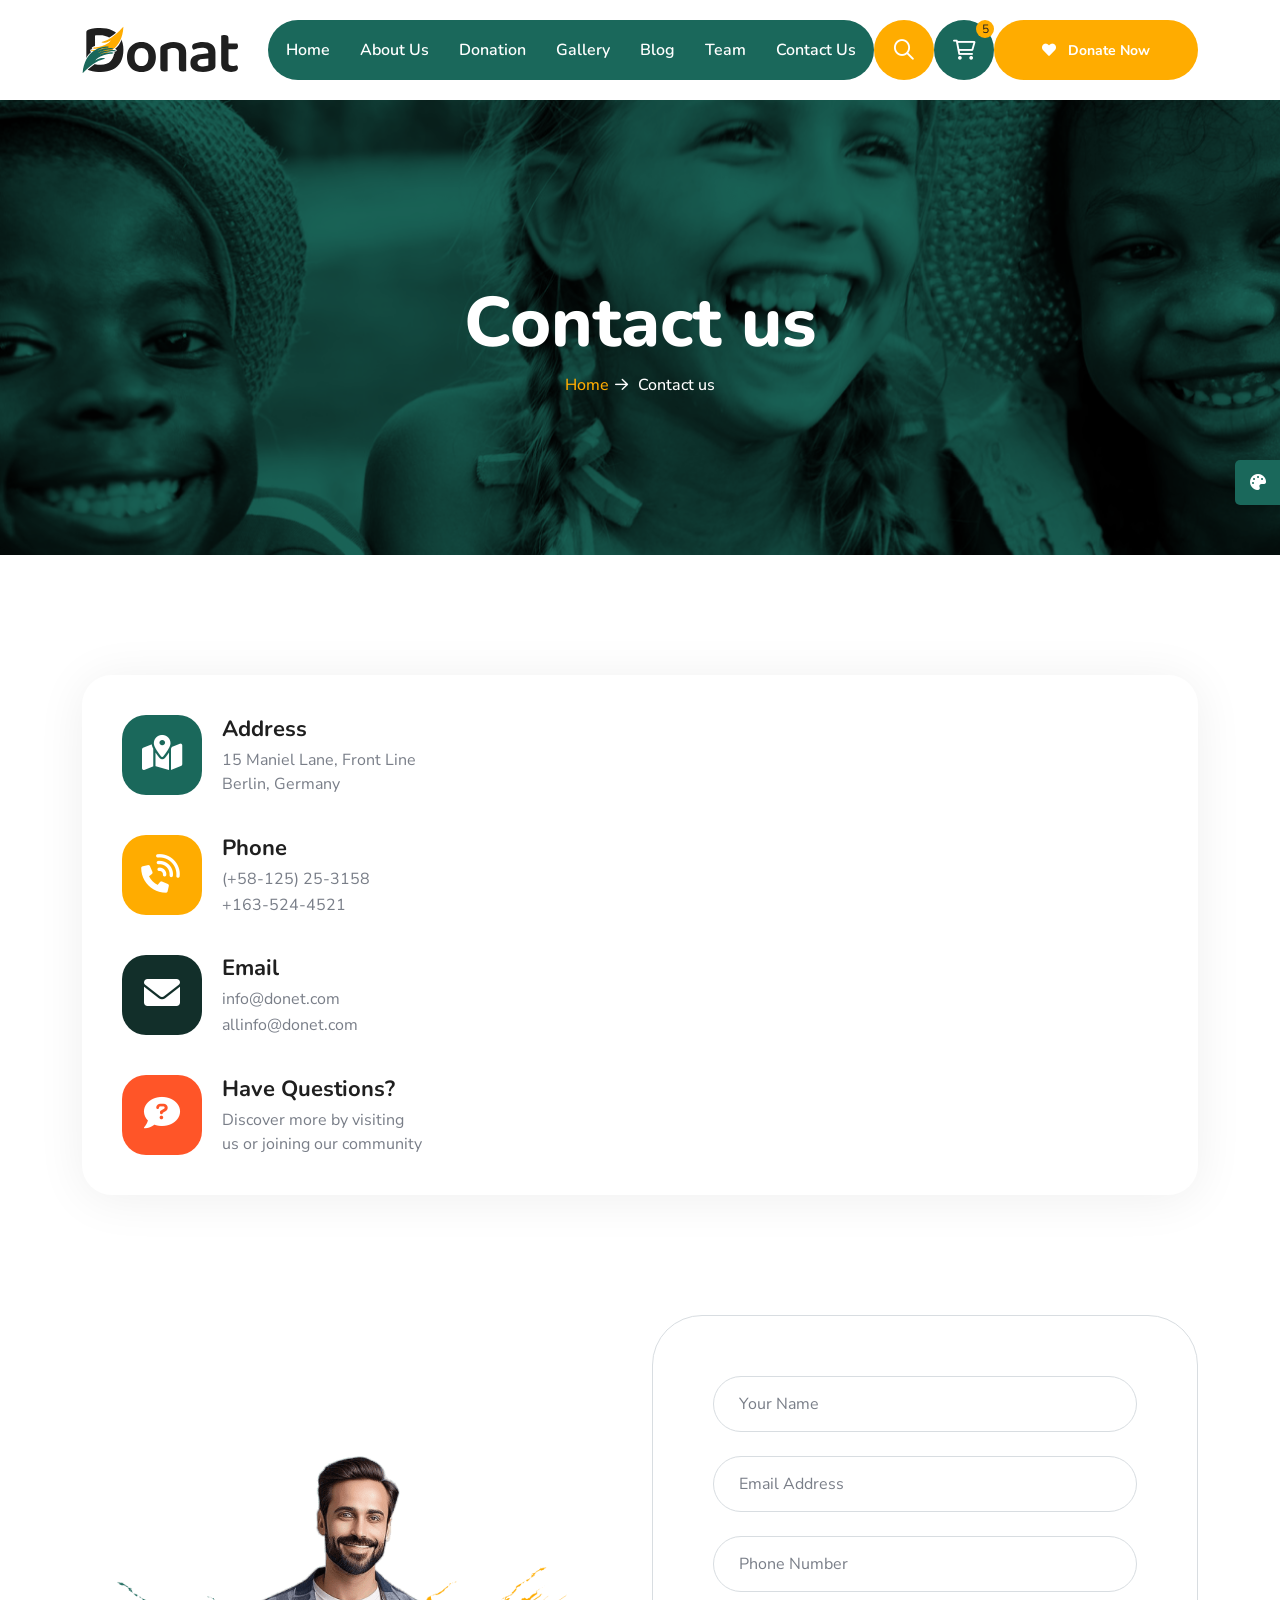
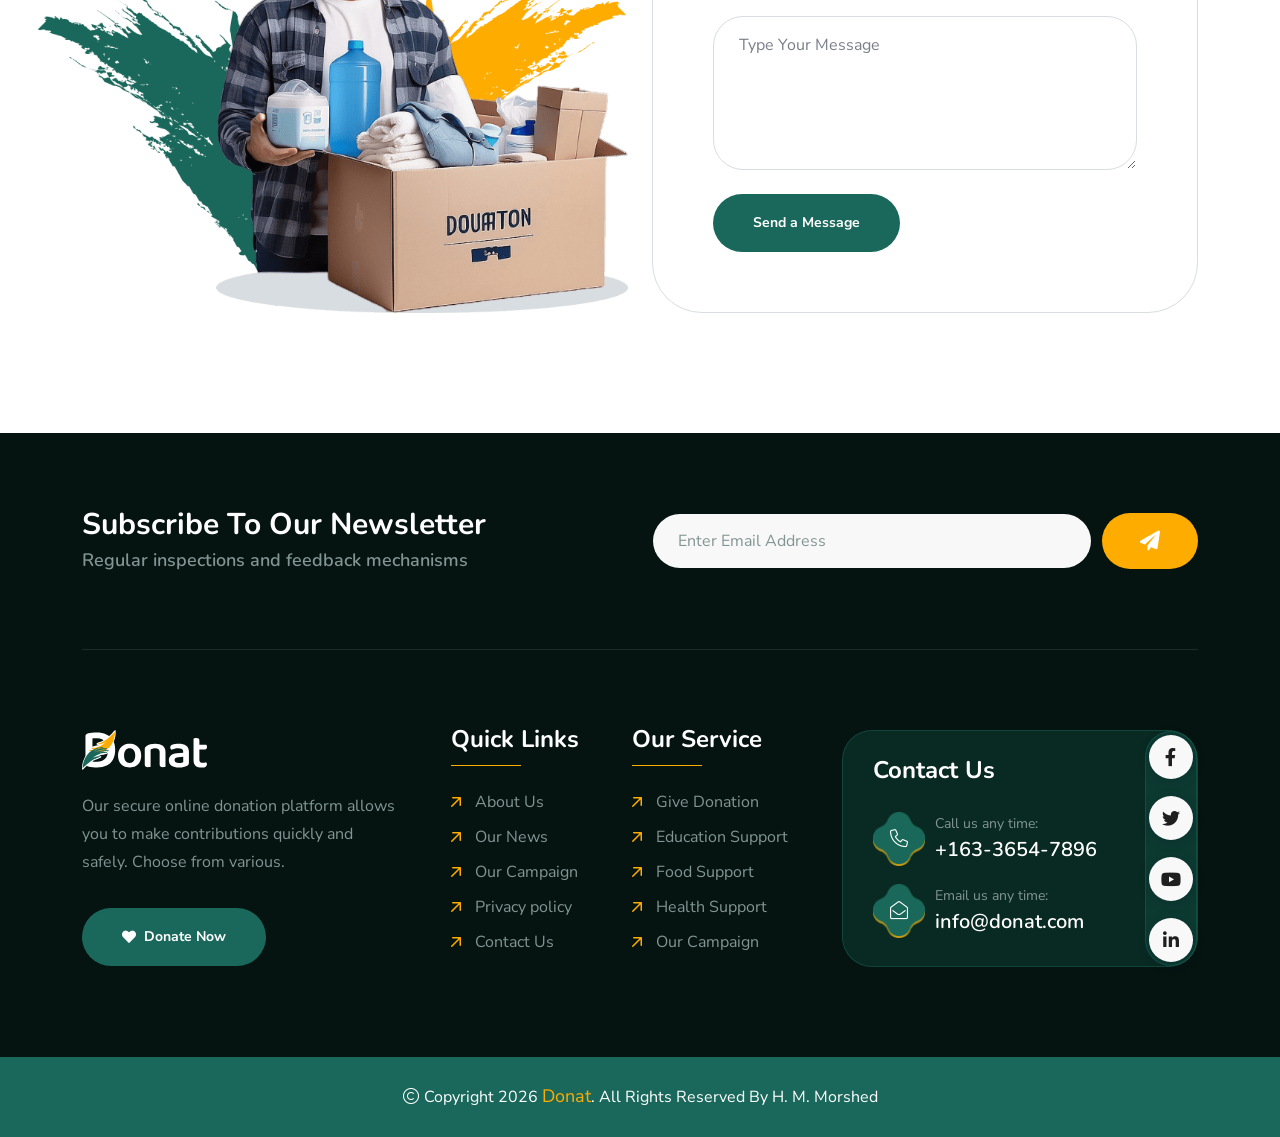
<file: contact.html>
<!doctype html>
<html class="no-js" lang="zxx" dir="ltr">

<head>
    <meta charset="utf-8">
    <meta http-equiv="x-ua-compatible" content="ie=edge">
    <title>Donat - Charity & Donation </title>
    <meta name="author" content="Donat">
    <meta name="description" content="Donat - Charity & Donation HTML Template">
    <meta name="keywords" content="Donat - Charity & Donation HTML Template">
    <meta name="robots" content="INDEX,FOLLOW">

    <!-- Mobile Specific Metas -->
    <meta name="viewport" content="width=device-width, initial-scale=1, shrink-to-fit=no">

    <!-- Favicons - Place favicon.ico in the root directory -->
    <link rel="apple-touch-icon" sizes="57x57" href="assets/img/favicons/apple-icon-57x57.png">
    <link rel="apple-touch-icon" sizes="60x60" href="assets/img/favicons/apple-icon-60x60.png">
    <link rel="apple-touch-icon" sizes="72x72" href="assets/img/favicons/apple-icon-72x72.png">
    <link rel="apple-touch-icon" sizes="76x76" href="assets/img/favicons/apple-icon-76x76.png">
    <link rel="apple-touch-icon" sizes="114x114" href="assets/img/favicons/apple-icon-114x114.png">
    <link rel="apple-touch-icon" sizes="120x120" href="assets/img/favicons/apple-icon-120x120.png">
    <link rel="apple-touch-icon" sizes="144x144" href="assets/img/favicons/apple-icon-144x144.png">
    <link rel="apple-touch-icon" sizes="152x152" href="assets/img/favicons/apple-icon-152x152.png">
    <link rel="apple-touch-icon" sizes="180x180" href="assets/img/favicons/apple-icon-180x180.png">
    <link rel="icon" type="image/png" sizes="192x192" href="assets/img/favicons/android-icon-192x192.png">
    <link rel="icon" type="image/png" sizes="32x32" href="assets/img/favicons/favicon-32x32.png">
    <link rel="icon" type="image/png" sizes="96x96" href="assets/img/favicons/favicon-96x96.png">
    <link rel="icon" type="image/png" sizes="16x16" href="assets/img/favicons/favicon-16x16.png">
    <link rel="manifest" href="assets/img/favicons/manifest.json">
    <meta name="msapplication-TileColor" content="#ffffff">
    <meta name="msapplication-TileImage" content="assets/img/favicons/ms-icon-144x144.png">
    <meta name="theme-color" content="#ffffff">

    <!--==============================
	  Google Fonts
	============================== -->
    <link rel="preconnect" href="https://fonts.googleapis.com/">
    <link rel="preconnect" href="https://fonts.gstatic.com/" crossorigin>
    <link href="https://fonts.googleapis.com/css2?family=Caveat:wght@400..700&amp;family=Nunito+Sans:ital,opsz,wght@0,6..12,200..1000;1,6..12,200..1000&amp;family=Nunito:ital,wght@0,200..1000;1,200..1000&amp;display=swap" rel="stylesheet">

    <!--==============================
	    All CSS File
	============================== -->
    <!-- Bootstrap -->
    <link rel="stylesheet" href="assets/css/bootstrap.min.css">
    <!-- Fontawesome Icon -->
    <link rel="stylesheet" href="assets/css/fontawesome.min.css">
    <!-- Magnific Popup -->
    <link rel="stylesheet" href="assets/css/magnific-popup.min.css">
    <!-- Swiper Js -->
    <link rel="stylesheet" href="assets/css/swiper-bundle.min.css">
    <!-- Theme Custom CSS -->
    <link rel="stylesheet" href="assets/css/style.css">

</head>

<body>

    <!--[if lte IE 9]>
    	<p class="browserupgrade">You are using an <strong>outdated</strong> browser. Please <a href="https://browsehappy.com/">upgrade your browser</a> to improve your experience and security.</p>
  	<![endif]-->


    <!--********************************
   		Code Start From Here 
	******************************** -->

    <!--==============================
     Preloader
  ==============================-->
    <div class="preloader ">
        <button class="th-btn style2 preloaderCls">Cancel Preloader </button>
        <div class="preloader-inner">
            <span class="loader">
                Donat
                <span class="loading-text">Donat</span>
            </span>
        </div>
    </div><!--==============================
    Sidemenu
============================== -->
    <div class="sidemenu-wrapper sidemenu-cart ">
        <div class="sidemenu-content">
            <button class="closeButton sideMenuCls"><i class="far fa-times"></i></button>
            <div class="widget woocommerce widget_shopping_cart">
                <h3 class="widget_title">Shopping cart</h3>
                <div class="widget_shopping_cart_content">
                    <ul class="woocommerce-mini-cart cart_list product_list_widget ">
                        <li class="woocommerce-mini-cart-item mini_cart_item">
                            <a href="#" class="remove remove_from_cart_button"><i class="far fa-times"></i></a>
                            <a href="#"><img src="assets/img/product/product_thumb_1_1.png" alt="Cart Image">Books</a>
                            <span class="quantity">1 ×
                                <span class="woocommerce-Price-amount amount">
                                    <span class="woocommerce-Price-currencySymbol">$</span>940.00</span>
                            </span>
                        </li>
                        <li class="woocommerce-mini-cart-item mini_cart_item">
                            <a href="#" class="remove remove_from_cart_button"><i class="far fa-times"></i></a>
                            <a href="#"><img src="assets/img/product/product_thumb_1_2.png" alt="Cart Image">Medicine</a>
                            <span class="quantity">1 ×
                                <span class="woocommerce-Price-amount amount">
                                    <span class="woocommerce-Price-currencySymbol">$</span>899.00</span>
                            </span>
                        </li>
                        <li class="woocommerce-mini-cart-item mini_cart_item">
                            <a href="#" class="remove remove_from_cart_button"><i class="far fa-times"></i></a>
                            <a href="#"><img src="assets/img/product/product_thumb_1_3.png" alt="Cart Image">Dress</a>
                            <span class="quantity">1 ×
                                <span class="woocommerce-Price-amount amount">
                                    <span class="woocommerce-Price-currencySymbol">$</span>756.00</span>
                            </span>
                        </li>
                        <li class="woocommerce-mini-cart-item mini_cart_item">
                            <a href="#" class="remove remove_from_cart_button"><i class="far fa-times"></i></a>
                            <a href="#"><img src="assets/img/product/product_thumb_1_4.png" alt="Cart Image">Chair</a>
                            <span class="quantity">1 ×
                                <span class="woocommerce-Price-amount amount">
                                    <span class="woocommerce-Price-currencySymbol">$</span>723.00</span>
                            </span>
                        </li>
                        <li class="woocommerce-mini-cart-item mini_cart_item">
                            <a href="#" class="remove remove_from_cart_button"><i class="far fa-times"></i></a>
                            <a href="#"><img src="assets/img/product/product_thumb_1_5.png" alt="Cart Image">Cloths</a>
                            <span class="quantity">1 ×
                                <span class="woocommerce-Price-amount amount">
                                    <span class="woocommerce-Price-currencySymbol">$</span>1080.00</span>
                            </span>
                        </li>
                    </ul>
                    <p class="woocommerce-mini-cart__total total">
                        <strong>Subtotal:</strong>
                        <span class="woocommerce-Price-amount amount">
                            <span class="woocommerce-Price-currencySymbol">$</span>4398.00</span>
                    </p>
                    <p class="woocommerce-mini-cart__buttons buttons">
                        <a href="cart.html" class="th-btn wc-forward">View cart</a>
                        <a href="checkout.html" class="th-btn checkout wc-forward">Checkout</a>
                    </p>
                </div>
            </div>
        </div>
    </div>
    <div class="popup-search-box d-none d-lg-block">
        <button class="searchClose"><i class="far fa-times"></i></button>
        <form action="#">
            <input type="text" placeholder="What are you looking for?">
            <button type="submit"><i class="fal fa-search"></i></button>
        </form>
    </div><!--==============================
    Mobile Menu
  ============================== -->
    <div class="th-menu-wrapper">
        <div class="th-menu-area text-center">
            <button class="th-menu-toggle"><i class="fal fa-times"></i></button>
            <div class="mobile-logo">
                <a href="index.html"><img src="assets/img/logo.svg" alt="Donat"></a>
            </div>
            <div class="th-mobile-menu">
                <ul>
                    <li >
                        <a href="index.html">Home</a>
                    </li>
                
                    <li>
                    <a href="about.html">About Us</a>
                    </li>
                    <li>
                     <a href="donate-now.html">Donation</a>
                    </li>
                    <li>
                     <a href="gallery.html">Gallery</a>
                    </li>
                    <li>
                     <a href="blog.html">Blog</a>
                    </li>
                    <li>
                     <a href="add-team.html">Team</a>
                    </li>
                    <li>
                     <a href="contact.html">Contact Us</a>
               
                </ul>
                 
            </div>
        </div>
    </div>
    <div class="color-scheme-wrap active">
        <button class="switchIcon"><i class="fa-solid fa-palette"></i></button>
        <h3 class="color-scheme-wrap-title text-center">Color Switcher</h3>
        <h4 class="color-scheme-wrap-subtitle text-center">Theme Color</h4>
        <div class="color-switch-btns">
            <button data-color="#1A685B"><i class="fa-solid fa-droplet"></i></button>
            <button data-color="#f34e3a"><i class="fa-solid fa-droplet"></i></button>
            <button data-color="#FF4857"><i class="fa-solid fa-droplet"></i></button>
            <button data-color="#3843C1"><i class="fa-solid fa-droplet"></i></button>
            <button data-color="#FF7E02"><i class="fa-solid fa-droplet"></i></button>
        </div>
        <h4 class="color-scheme-wrap-subtitle mt-20 text-center">Secondary Color</h4>
        <div class="secondary-color-switch-btns">
            <button data-secondary-color="#FFAC00"><i class="fa-solid fa-droplet"></i></button>
            <button data-secondary-color="#F41E1E"><i class="fa-solid fa-droplet"></i></button>
            <button data-secondary-color="#f34e3a"><i class="fa-solid fa-droplet"></i></button>
            <button data-secondary-color="#FF4857"><i class="fa-solid fa-droplet"></i></button>
            <button data-secondary-color="#3843C1"><i class="fa-solid fa-droplet"></i></button>
        </div>
    </div><!--==============================
	Header Area
==============================-->
    <header class="th-header header-layout1 onepage-nav">
        <div class="sticky-wrapper">
            <!-- Main Menu Area -->
            <div class="container">
                <div class="menu-area">
                    <div class="header-logo">
                        <a href="index.html"><img src="assets/img/logo.svg" alt="Donat"></a>
                    </div>
                    <div class="menu-area-wrap">
                        <nav class="main-menu d-none d-lg-block">
                            <ul>
                                <li>
                        <a href="index.html">Home</a>
                    </li>
                
                    <li>
                    <a href="about.html">About Us</a>
                    </li>
                    <li>
                     <a href="donate-now.html">Donation</a>
                    </li>
                    <li>
                     <a href="gallery.html">Gallery</a>
                    </li>
                    <li>
                     <a href="blog.html">Blog</a>
                    </li>
                    <li>
                     <a href="add-team.html">Team</a>
                    </li>
                    <li>
                     <a href="contact.html">Contact Us</a>
                </li>
                </ul>

                        </nav>
                        <p class="header-notice"><img class="me-1" src="assets/img/icon/heart-icon.svg" alt="img">Are you ready to help them? Let’s become a volunteers...</p>
                    </div>
                    <div class="header-button">
                        <button type="button" class="icon-btn style2 searchBoxToggler d-lg-block d-none"><i class="far fa-search"></i></button>
                        <button type="button" class="icon-btn sideMenuToggler">
                            <span class="badge">5</span>
                            <i class="fa-regular fa-cart-shopping"></i>
                        </button>
                        <a href="contact.html" class="th-btn style3 d-xl-block d-none"><i class="fas fa-heart me-2"></i> Donate Now</a>
                        <button type="button" class="icon-btn th-menu-toggle d-lg-none"><i class="far fa-bars"></i></button>
                    </div>
                </div>
            </div>
        </div>
    </header>


    <!--==============================
    Breadcumb
============================== -->
    <div class="breadcumb-wrapper " data-bg-src="assets/img/bg/breadcumb-bg.jpg" data-overlay="theme">
        <div class="container">
            <div class="breadcumb-content">
                <h1 class="breadcumb-title">Contact us</h1>
                <ul class="breadcumb-menu">
                    <li><a href="index.html">Home</a></li>
                    <li>Contact us</li>
                </ul>
            </div>
        </div>
    </div><!--==============================
Contact Area   
==============================-->
    <div class="space overflow-hidden contact-area-1 position-relative z-index-common" id="contact-sec">
        <div class="container">
            <div class="contact-wrap1">
                <div class="row gx-60 gy-40">
                    <div class="col-xl-4 col-lg-5">
                        <div class="contact-feature">
                            <div class="box-icon">
                                <i class="fas fa-map-location-dot"></i>
                            </div>
                            <div class="media-body">
                                <h3 class="box-title">Address</h3>
                                <p class="box-text">
                                    15 Maniel Lane, Front Line Berlin, Germany
                                </p>
                            </div>
                        </div>
                        <div class="contact-feature">
                            <div class="box-icon" data-theme-color="#FFAC00">
                                <i class="fas fa-phone-volume"></i>
                            </div>
                            <div class="media-body">
                                <h3 class="box-title">Phone</h3>
                                <p class="box-text"><a href="tel:16363599852">(+58-125) 25-3158</a></p>
                                <p class="box-text"><a href="tel:16363599852">+163-524-4521</a></p>
                            </div>
                        </div>
                        <div class="contact-feature">
                            <div class="box-icon" data-theme-color="#122F2A">
                                <i class="fas fa-envelope"></i>
                            </div>
                            <div class="media-body">
                                <h3 class="box-title">Email</h3>
                                <p class="box-text"><a href="mailto:info@donet.com">info@donet.com</a></p>
                                <p class="box-text"><a href="mailto:allinfo@donet.com">allinfo@donet.com</a></p>
                            </div>
                        </div>
                        <div class="contact-feature" data-theme-color="#FF5528">
                            <div class="box-icon">
                                <i class="fas fa-comment-question"></i>
                            </div>
                            <div class="media-body">
                                <h3 class="box-title">Have Questions?</h3>
                                <p class="box-text">Discover more by visiting us or joining our community</p>
                            </div>
                        </div>
                    </div>
                    <div class="col-xl-8 col-lg-7">
                        <div class="contact-map">
                            <iframe src="https://www.google.com/maps/embed?pb=!1m18!1m12!1m3!1d3644.7310056272386!2d89.2286059153658!3d24.00527418490799!2m3!1f0!2f0!3f0!3m2!1i1024!2i768!4f13.1!3m3!1m2!1s0x39fe9b97badc6151%3A0x30b048c9fb2129bc!2sAngfuztheme!5e0!3m2!1sen!2sbd!4v1651028958211!5m2!1sen!2sbd" allowfullscreen="" loading="lazy"></iframe>
                        </div>
                    </div>
                </div>
            </div>
            <div class="contact-page-form-wrap space-top">
                <div class="row gy-40">
                    <div class="col-xl-6 align-self-end">
                        <div class="contact-thumb1-1">
                            <img src="assets/img/normal/contact_1_1.png" alt="img">
                        </div>
                    </div>
                    <div class="col-xl-6">
                        <!--==============================
Contact Area  
==============================-->
                        <div class="contact-form-v1 contact-page-form">
                            <form action="https://html.themehour.net/donat/demo/mail.php" method="POST" class="contact-form style-border ajax-contact">
                                <div class="row">
                                    <div class="form-group style-border col-12">
                                        <input type="text" class="form-control" name="name" id="name" placeholder="Your Name">
                                    </div>
                                    <div class="form-group style-border col-12">
                                        <input type="email" class="form-control" name="email" id="email" placeholder="Email Address">
                                    </div>
                                    <div class="form-group style-border col-12">
                                        <input type="number" class="form-control" name="number" id="number" placeholder="Phone Number">
                                    </div>
                                    <div class="form-group style-border col-12">
                                        <textarea name="message" id="message" cols="30" rows="3" class="form-control" placeholder="Type Your Message"></textarea>
                                    </div>
                                    <div class="form-btn col-12">
                                        <button class="th-btn">Send a Message</button>
                                    </div>
                                </div>
                                <p class="form-messages mb-0 mt-3"></p>
                            </form>
                        </div>
                    </div>
                </div>
            </div>
        </div>
    </div>
    <!--==============================
	Footer Area
==============================-->
    <footer class="footer-wrapper footer-default" data-bg-src="assets/img/bg/footer-default-bg-mask.png">
        <div class="footer-bg-shape2 shape-mockup jump" data-top="20%" data-right="0">
            <img src="assets/img/shape/footer-bg-shape3.png" alt="img">
        </div>
        <div class="footer-bg-shape3 shape-mockup d-none" data-bottom="0" data-right="0">
            <img src="assets/img/shape/footer-bg-shape2.png" alt="img">
        </div>
        <div class="footer-top">
            <div class="container">
                <div class="subscribe-box">
                    <div class="row gy-40 align-items-center justify-content-center">
                        <div class="col-xl-6">
                            <h4 class="subscribe-box_title">Subscribe to Our Newsletter</h4>
                            <p class="subscribe-box_text">Regular inspections and feedback mechanisms</p>
                        </div>
                        <div class="col-xl-6 col-lg-8">
                            <form class="newsletter-form">
                                <div class="form-group">
                                    <input class="form-control" type="email" placeholder="Enter Email Address" required="">
                                </div>
                                <button type="submit" class="th-btn style3"><i class="fas fa-paper-plane"></i></button>
                            </form>
                        </div>
                    </div>
                </div>
            </div>
        </div>
        <div class="widget-area">
            <div class="container">
                <div class="row justify-content-between">
                    <div class="col-md-6 col-xl-auto">
                        <div class="widget footer-widget">
                            <div class="th-widget-about">
                                <div class="about-logo">
                                    <a href="index.html"><img src="assets/img/logo-white.svg" alt="Donat"></a>
                                </div>
                                <p class="about-text"> Our secure online donation platform allows you to make contributions quickly and safely. Choose from various.</p>
                                <a href="contact.html" class="th-btn"><i class="fas fa-heart me-2"></i> Donate Now</a>
                            </div>
                        </div>
                    </div>
                    <div class="col-sm-6 col-xl-auto">
                        <div class="widget widget_nav_menu footer-widget">
                            <h3 class="widget_title">Quick Links</h3>
                            <div class="menu-all-pages-container">
                                <ul class="menu">
                                    <li><a href="about.html">About Us</a></li>
                                    <li><a href="blog.html">Our News</a></li>
                                    <li><a href="about.html">Our Campaign</a></li>
                                    <li><a href="contact.html">Privacy policy</a></li>
                                    <li><a href="contact.html">Contact Us</a></li>
                                </ul>
                            </div>
                        </div>
                    </div>
                    <div class="col-sm-6 col-xl-auto">
                        <div class="widget widget_nav_menu footer-widget">
                            <h3 class="widget_title">Our Service</h3>
                            <div class="menu-all-pages-container">
                                <ul class="menu">
                                    <li><a href="donate-now.html">Give Donation</a></li>
                                    <li><a href="faq.html">Education Support</a></li>
                                    <li><a href="faq.html">Food Support</a></li>
                                    <li><a href="faq.html">Health Support</a></li>
                                    <li><a href="gallery.html">Our Campaign </a></li>
                                </ul>
                            </div>
                        </div>
                    </div>
                    <div class="col-md-6 col-xl-auto">
                        <div class="widget footer-widget">
                            <div class="th-widget-contact">
                                <h3 class="widget_title">Contact Us</h3>
                                <div class="info-card">
                                    <div class="box-icon">
                                        <i class="fal fa-phone"></i>
                                        <div class="bg-shape1" data-mask-src="assets/img/shape/info_card_icon_bg_shape_1_1.png"></div>
                                        <div class="bg-shape2" data-mask-src="assets/img/shape/info_card_icon_bg_shape_1_1.png"></div>
                                    </div>
                                    <div class="box-content">
                                        <p class="box-text">Call us any time:</p>
                                        <h4 class="box-title"><a href="tel:16336547896">+163-3654-7896</a></h4>
                                    </div>
                                </div>
                                <div class="info-card">
                                    <div class="box-icon">
                                        <i class="fal fa-envelope-open"></i>
                                        <div class="bg-shape1" data-mask-src="assets/img/shape/info_card_icon_bg_shape_1_1.png"></div>
                                        <div class="bg-shape2" data-mask-src="assets/img/shape/info_card_icon_bg_shape_1_1.png"></div>
                                    </div>
                                    <div class="box-content">
                                        <p class="box-text">Email us any time:</p>
                                        <h4 class="box-title"><a href="mailto:info@donat.com">info@donat.com</a></h4>
                                    </div>
                                </div>
                                <div class="th-social style2">
                                    <a href="https://www.facebook.com/"><i class="fab fa-facebook-f"></i></a>
                                    <a href="https://www.twitter.com/"><i class="fab fa-twitter"></i></a>
                                    <a href="https://www.youtube.com/"><i class="fab fa-youtube"></i></a>
                                    <a href="https://www.linkedin.com/"><i class="fab fa-linkedin-in"></i></a>
                                </div>
                            </div>
                        </div>
                    </div>
                </div>
            </div>
        </div>
        <div class="copyright-wrap">
            <div class="container">
                <div class="row justify-content-center gy-3 align-items-center">
                    <div class="col-lg-12">
                        <p class="copyright-text text-center">
                           <i class="fal fa-copyright"></i> Copyright 2026 <a href="index.html">Donat</a>. All Rights Reserved By H. M. Morshed
                        </p>
                    </div>
                </div>
            </div>
        </div>
    </footer>

    <!--********************************
			Code End  Here 
	******************************** -->

    <!-- Scroll To Top -->
    <div class="scroll-top">
        <svg class="progress-circle svg-content" width="100%" height="100%" viewBox="-1 -1 102 102">
            <path d="M50,1 a49,49 0 0,1 0,98 a49,49 0 0,1 0,-98" style="transition: stroke-dashoffset 10ms linear 0s; stroke-dasharray: 307.919, 307.919; stroke-dashoffset: 307.919;"></path>
        </svg>
    </div>

    <!--==============================
    All Js File
============================== -->
    <!-- Jquery -->
    <script src="assets/js/vendor/jquery-3.7.1.min.js"></script>
    <!-- Swiper Js -->
    <script src="assets/js/swiper-bundle.min.js"></script>
    <!-- Bootstrap -->
    <script src="assets/js/bootstrap.min.js"></script>
    <!-- Magnific Popup -->
    <script src="assets/js/jquery.magnific-popup.min.js"></script>
    <!-- Counter Up -->
    <script src="assets/js/jquery.counterup.min.js"></script>
    <!-- Range Slider -->
    <script src="assets/js/jquery-ui.min.js"></script>
    <!-- Isotope Filter -->
    <script src="assets/js/imagesloaded.pkgd.min.js"></script>
    <script src="assets/js/isotope.pkgd.min.js"></script>

    <!-- Main Js File -->
    <script src="assets/js/main.js"></script>
</body>

</html>
</file>
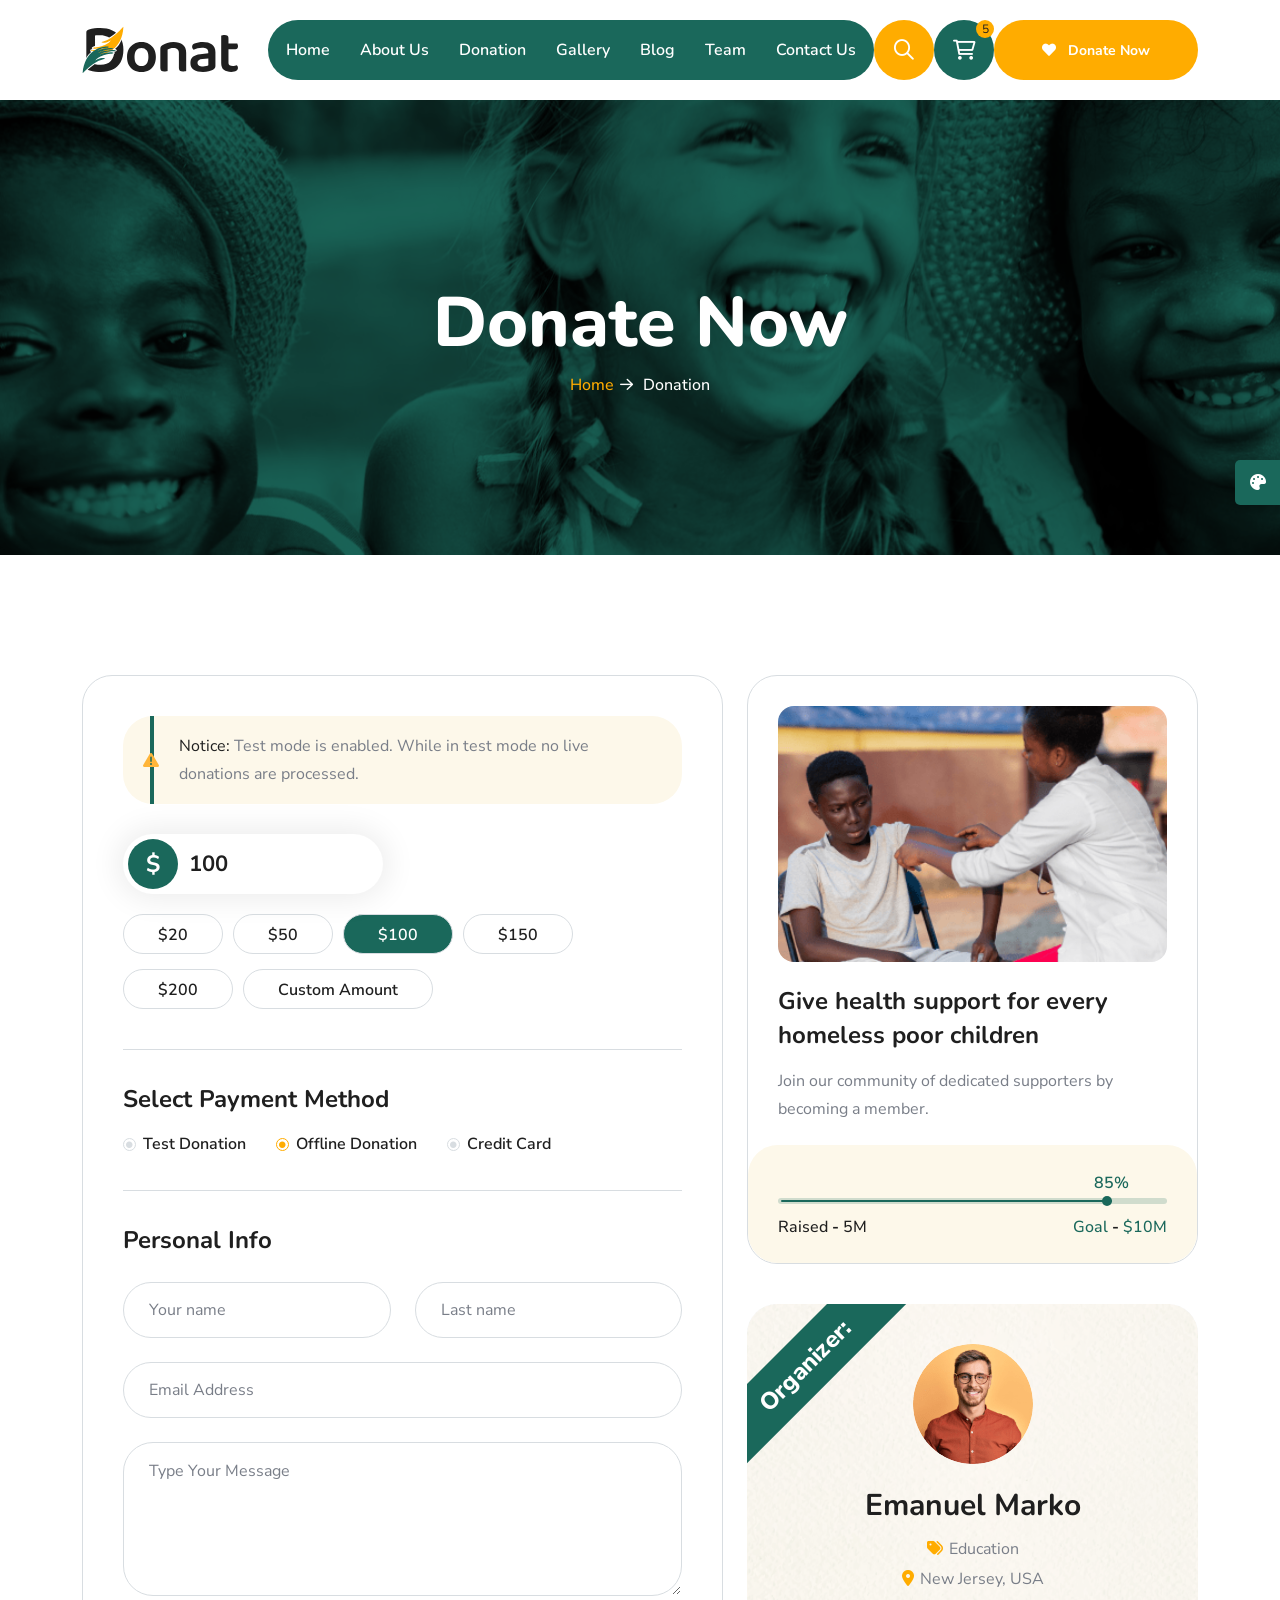
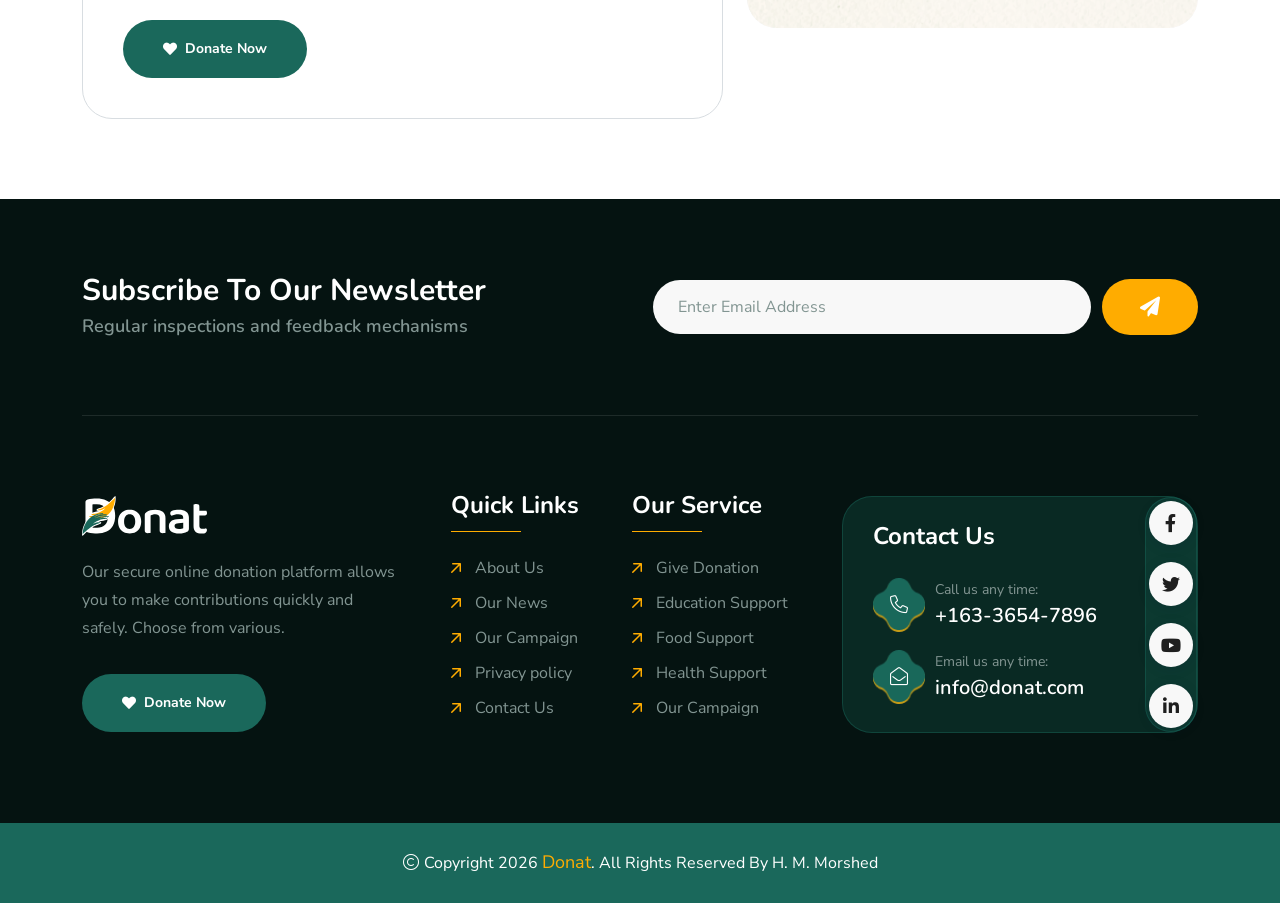
<file: donate-now.html>
<!doctype html>
<html class="no-js" lang="zxx" dir="ltr">

<head>
    <meta charset="utf-8">
    <meta http-equiv="x-ua-compatible" content="ie=edge">
    <title>Donat - Charity & Donation</title>
    <meta name="author" content="Donat">
    <meta name="description" content="Donat - Charity & Donation HTML Template">
    <meta name="keywords" content="Donat - Charity & Donation HTML Template">
    <meta name="robots" content="INDEX,FOLLOW">

    <!-- Mobile Specific Metas -->
    <meta name="viewport" content="width=device-width, initial-scale=1, shrink-to-fit=no">

    <!-- Favicons - Place favicon.ico in the root directory -->
    <link rel="apple-touch-icon" sizes="57x57" href="assets/img/favicons/apple-icon-57x57.png">
    <link rel="apple-touch-icon" sizes="60x60" href="assets/img/favicons/apple-icon-60x60.png">
    <link rel="apple-touch-icon" sizes="72x72" href="assets/img/favicons/apple-icon-72x72.png">
    <link rel="apple-touch-icon" sizes="76x76" href="assets/img/favicons/apple-icon-76x76.png">
    <link rel="apple-touch-icon" sizes="114x114" href="assets/img/favicons/apple-icon-114x114.png">
    <link rel="apple-touch-icon" sizes="120x120" href="assets/img/favicons/apple-icon-120x120.png">
    <link rel="apple-touch-icon" sizes="144x144" href="assets/img/favicons/apple-icon-144x144.png">
    <link rel="apple-touch-icon" sizes="152x152" href="assets/img/favicons/apple-icon-152x152.png">
    <link rel="apple-touch-icon" sizes="180x180" href="assets/img/favicons/apple-icon-180x180.png">
    <link rel="icon" type="image/png" sizes="192x192" href="assets/img/favicons/android-icon-192x192.png">
    <link rel="icon" type="image/png" sizes="32x32" href="assets/img/favicons/favicon-32x32.png">
    <link rel="icon" type="image/png" sizes="96x96" href="assets/img/favicons/favicon-96x96.png">
    <link rel="icon" type="image/png" sizes="16x16" href="assets/img/favicons/favicon-16x16.png">
    <link rel="manifest" href="assets/img/favicons/manifest.json">
    <meta name="msapplication-TileColor" content="#ffffff">
    <meta name="msapplication-TileImage" content="assets/img/favicons/ms-icon-144x144.png">
    <meta name="theme-color" content="#ffffff">

    <!--==============================
	  Google Fonts
	============================== -->
    <link rel="preconnect" href="https://fonts.googleapis.com/">
    <link rel="preconnect" href="https://fonts.gstatic.com/" crossorigin>
    <link href="https://fonts.googleapis.com/css2?family=Caveat:wght@400..700&amp;family=Nunito+Sans:ital,opsz,wght@0,6..12,200..1000;1,6..12,200..1000&amp;family=Nunito:ital,wght@0,200..1000;1,200..1000&amp;display=swap" rel="stylesheet">

    <!--==============================
	    All CSS File
	============================== -->
    <!-- Bootstrap -->
    <link rel="stylesheet" href="assets/css/bootstrap.min.css">
    <!-- Fontawesome Icon -->
    <link rel="stylesheet" href="assets/css/fontawesome.min.css">
    <!-- Magnific Popup -->
    <link rel="stylesheet" href="assets/css/magnific-popup.min.css">
    <!-- Swiper Js -->
    <link rel="stylesheet" href="assets/css/swiper-bundle.min.css">
    <!-- Theme Custom CSS -->
    <link rel="stylesheet" href="assets/css/style.css">

</head>

<body>

    <!--[if lte IE 9]>
    	<p class="browserupgrade">You are using an <strong>outdated</strong> browser. Please <a href="https://browsehappy.com/">upgrade your browser</a> to improve your experience and security.</p>
  	<![endif]-->


    <!--********************************
   		Code Start From Here 
	******************************** -->

    <!--==============================
     Preloader
  ==============================-->
    <div class="preloader ">
        <button class="th-btn style2 preloaderCls">Cancel Preloader </button>
        <div class="preloader-inner">
            <span class="loader">
               Donat
                <span class="loading-text">Donat</span>
            </span>
        </div>
    </div><!--==============================
    Sidemenu
============================== -->
    <div class="sidemenu-wrapper sidemenu-cart ">
        <div class="sidemenu-content">
            <button class="closeButton sideMenuCls"><i class="far fa-times"></i></button>
            <div class="widget woocommerce widget_shopping_cart">
                <h3 class="widget_title">Shopping cart</h3>
                <div class="widget_shopping_cart_content">
                    <ul class="woocommerce-mini-cart cart_list product_list_widget ">
                        <li class="woocommerce-mini-cart-item mini_cart_item">
                            <a href="#" class="remove remove_from_cart_button"><i class="far fa-times"></i></a>
                            <a href="#"><img src="assets/img/product/product_thumb_1_1.png" alt="Cart Image">Books</a>
                            <span class="quantity">1 ×
                                <span class="woocommerce-Price-amount amount">
                                    <span class="woocommerce-Price-currencySymbol">$</span>940.00</span>
                            </span>
                        </li>
                        <li class="woocommerce-mini-cart-item mini_cart_item">
                            <a href="#" class="remove remove_from_cart_button"><i class="far fa-times"></i></a>
                            <a href="#"><img src="assets/img/product/product_thumb_1_2.png" alt="Cart Image">Medicine</a>
                            <span class="quantity">1 ×
                                <span class="woocommerce-Price-amount amount">
                                    <span class="woocommerce-Price-currencySymbol">$</span>899.00</span>
                            </span>
                        </li>
                        <li class="woocommerce-mini-cart-item mini_cart_item">
                            <a href="#" class="remove remove_from_cart_button"><i class="far fa-times"></i></a>
                            <a href="#"><img src="assets/img/product/product_thumb_1_3.png" alt="Cart Image">Dress</a>
                            <span class="quantity">1 ×
                                <span class="woocommerce-Price-amount amount">
                                    <span class="woocommerce-Price-currencySymbol">$</span>756.00</span>
                            </span>
                        </li>
                        <li class="woocommerce-mini-cart-item mini_cart_item">
                            <a href="#" class="remove remove_from_cart_button"><i class="far fa-times"></i></a>
                            <a href="#"><img src="assets/img/product/product_thumb_1_4.png" alt="Cart Image">Chair</a>
                            <span class="quantity">1 ×
                                <span class="woocommerce-Price-amount amount">
                                    <span class="woocommerce-Price-currencySymbol">$</span>723.00</span>
                            </span>
                        </li>
                        <li class="woocommerce-mini-cart-item mini_cart_item">
                            <a href="#" class="remove remove_from_cart_button"><i class="far fa-times"></i></a>
                            <a href="#"><img src="assets/img/product/product_thumb_1_5.png" alt="Cart Image">Cloths</a>
                            <span class="quantity">1 ×
                                <span class="woocommerce-Price-amount amount">
                                    <span class="woocommerce-Price-currencySymbol">$</span>1080.00</span>
                            </span>
                        </li>
                    </ul>
                    <p class="woocommerce-mini-cart__total total">
                        <strong>Subtotal:</strong>
                        <span class="woocommerce-Price-amount amount">
                            <span class="woocommerce-Price-currencySymbol">$</span>4398.00</span>
                    </p>
                    <p class="woocommerce-mini-cart__buttons buttons">
                        <a href="cart.html" class="th-btn wc-forward">View cart</a>
                        <a href="checkout.html" class="th-btn checkout wc-forward">Checkout</a>
                    </p>
                </div>
            </div>
        </div>
    </div>
    <div class="popup-search-box d-none d-lg-block">
        <button class="searchClose"><i class="far fa-times"></i></button>
        <form action="#">
            <input type="text" placeholder="What are you looking for?">
            <button type="submit"><i class="fal fa-search"></i></button>
        </form>
    </div><!--==============================
    Mobile Menu
  ============================== -->
    <div class="th-menu-wrapper">
        <div class="th-menu-area text-center">
            <button class="th-menu-toggle"><i class="fal fa-times"></i></button>
            <div class="mobile-logo">
                <a href="index.html"><img src="assets/img/logo.svg" alt="Donat"></a>
            </div>
            <div class="th-mobile-menu">
                <ul>
                    <li class="menu-item-has-children">
                         <li >
                        <a href="index.html">Home</a>
                    </li>
                
                    <li>
                    <a href="about.html">About Us</a>
                    </li>
                    <li>
                     <a href="donate-now.html">Donation</a>
                    </li>
                    <li>
                     <a href="gallery.html">Gallery</a>
                    </li>
                    <li>
                     <a href="blog.html">Blog</a>
                    </li>
                    <li>
                     <a href="add-team.html">Team</a>
                    </li>
                    <li>
                     <a href="contact.html">Contact Us</a>
                </li>
                        
                    
                    
                </ul>
            </div>
        </div>
    </div>
    <div class="color-scheme-wrap active">
        <button class="switchIcon"><i class="fa-solid fa-palette"></i></button>
        <h3 class="color-scheme-wrap-title text-center">Color Switcher</h3>
        <h4 class="color-scheme-wrap-subtitle text-center">Theme Color</h4>
        <div class="color-switch-btns">
            <button data-color="#1A685B"><i class="fa-solid fa-droplet"></i></button>
            <button data-color="#f34e3a"><i class="fa-solid fa-droplet"></i></button>
            <button data-color="#FF4857"><i class="fa-solid fa-droplet"></i></button>
            <button data-color="#3843C1"><i class="fa-solid fa-droplet"></i></button>
            <button data-color="#FF7E02"><i class="fa-solid fa-droplet"></i></button>
        </div>
        <h4 class="color-scheme-wrap-subtitle mt-20 text-center">Secondary Color</h4>
        <div class="secondary-color-switch-btns">
            <button data-secondary-color="#FFAC00"><i class="fa-solid fa-droplet"></i></button>
            <button data-secondary-color="#F41E1E"><i class="fa-solid fa-droplet"></i></button>
            <button data-secondary-color="#f34e3a"><i class="fa-solid fa-droplet"></i></button>
            <button data-secondary-color="#FF4857"><i class="fa-solid fa-droplet"></i></button>
            <button data-secondary-color="#3843C1"><i class="fa-solid fa-droplet"></i></button>
        </div>
    </div><!--==============================
	Header Area
==============================-->
    <header class="th-header header-layout1 onepage-nav">
        <div class="sticky-wrapper">
            <!-- Main Menu Area -->
            <div class="container">
                <div class="menu-area">
                    <div class="header-logo">
                        <a href="index.html"><img src="assets/img/logo.svg" alt="Donat"></a>
                    </div>
                    <div class="menu-area-wrap">
                        <nav class="main-menu d-none d-lg-block">
                            <ul>
                                <li>
                        <a href="index.html">Home</a>
                    </li>
                
                    <li>
                    <a href="about.html">About Us</a>
                    </li>
                    <li>
                     <a href="donate-now.html">Donation</a>
                    </li>
                    <li>
                     <a href="gallery.html">Gallery</a>
                    </li>
                    <li>
                     <a href="blog.html">Blog</a>
                    </li>
                    <li>
                     <a href="add-team.html">Team</a>
                    </li>
                    <li>
                     <a href="contact.html">Contact Us</a>
                </li>
                </ul>

                        </nav>
                        <p class="header-notice"><img class="me-1" src="assets/img/icon/heart-icon.svg" alt="img">Are you ready to help them? Let’s become a volunteers...</p>
                    </div>
                    <div class="header-button">
                        <button type="button" class="icon-btn style2 searchBoxToggler d-lg-block d-none"><i class="far fa-search"></i></button>
                        <button type="button" class="icon-btn sideMenuToggler">
                            <span class="badge">5</span>
                            <i class="fa-regular fa-cart-shopping"></i>
                        </button>
                        <a href="contact.html" class="th-btn style3 d-xl-block d-none"><i class="fas fa-heart me-2"></i> Donate Now</a>
                        <button type="button" class="icon-btn th-menu-toggle d-lg-none"><i class="far fa-bars"></i></button>
                    </div>
                </div>
            </div>
        </div>
    </header>


    <!--==============================
    Breadcumb
============================== -->
    <div class="breadcumb-wrapper " data-bg-src="assets/img/bg/breadcumb-bg.jpg" data-overlay="theme">
        <div class="container">
            <div class="breadcumb-content">
                <h1 class="breadcumb-title">Donate Now</h1>
                <ul class="breadcumb-menu">
                    <li><a href="index.html">Home</a></li>
                    <li>Donation</li>
                </ul>
            </div>
        </div>
    </div><!--==============================
    Blog Area
==============================-->
    <section class="donation-details space-top space-extra2-bottom">
        <div class="container">
            <div class="row gx-40">
                <div class="col-xxl-8 col-lg-7">
                    <div class="donation-form-v1">
                        <p class="donation-form-notice"><i class="fa-solid fa-triangle-exclamation"></i><span class="text-title">Notice:</span> Test mode is enabled. While in test mode no live donations are processed.</p>
                        <form action="https://html.themehour.net/donat/demo/mail.php" method="POST" class="contact-form ajax-contact">
                            <div class="form-group donate-input">
                                <input type="text" value="100" required class="donate_amount">
                                <span class="icon">
                                    $
                                </span>
                            </div>
                            <ul class="donate-amount-button-list list-unstyled">
                                <li class="donate-amount-button" data-amount="20">
                                    $20
                                </li>

                                <li class="donate-amount-button" data-amount="50">
                                    $50
                                </li>

                                <li class="donate-amount-button active" data-amount="100">
                                    $100
                                </li>

                                <li class="donate-amount-button" data-amount="150">
                                    $150
                                </li>

                                <li class="donate-amount-button" data-amount="200">
                                    $200
                                </li>
                                <li class="donate-amount-button" data-amount="Custom Amount">
                                    Custom Amount
                                </li>
                            </ul>

                            <h5 class="title">Select Payment Method</h5>
                            <ul class="donate-payment-method list-unstyled">
                                <li>
                                    <input type="radio" id="test_donation" name="donate_method" class="donate_method">
                                    <label for="test_donation">Test Donation</label>
                                </li>
                                <li>
                                    <input type="radio" id="offline_donation" name="donate_method" class="donate_method" checked="checked">
                                    <label for="offline_donation">Offline Donation</label>
                                </li>
                                <li>
                                    <input type="radio" id="credit_card" name="donate_method" class="donate_method">
                                    <label for="credit_card">Credit Card</label>
                                </li>
                            </ul>
                            <h5 class="title mb-25">Personal Info</h5>
                            <div class="row">
                                <div class="form-group style-border col-md-6">
                                    <input type="text" class="form-control" name="name" id="name" placeholder="Your name">
                                </div>
                                <div class="form-group style-border col-md-6">
                                    <input type="text" class="form-control" name="lastname" id="lastname" placeholder="Last name">
                                </div>
                                <div class="form-group style-border col-md-12">
                                    <input type="email" class="form-control" name="email" id="email" placeholder="Email Address">
                                </div>
                                <div class="form-group style-border col-12">
                                    <textarea name="message" id="message" cols="30" rows="3" class="form-control" placeholder="Type Your Message"></textarea>
                                </div>
                                <div class="form-btn col-12">
                                    <button class="th-btn"><i class="fas fa-heart me-2"></i> Donate Now</button>
                                </div>
                            </div>
                            <p class="form-messages mb-0 mt-3"></p>
                        </form>
                    </div>
                </div>
                <div class="col-xxl-4 col-lg-5">
                    <aside class="sidebar-area donation-sidebar">
                        <div class="widget  ">
                            <div class="widget-donation-card">
                                <div class="box-content">
                                    <div class="box-thumb">
                                        <a href="blog-details.html"><img src="assets/img/widget/widget-donation_card1_1.jpg" alt="Blog Image"></a>
                                    </div>
                                    <h4 class="box-title"><a class="text-inherit" href="blog-details.html">Give health support for every
                                            homeless poor children</a></h4>
                                    <p class="box-text">Join our community of dedicated supporters by
                                        becoming a member.</p>
                                </div>
                                <div class="donation-progress-wrap">
                                    <div class="media-left">
                                        <div class="progress">
                                            <div class="progress-bar" style="width: 85%;">
                                                <div class="progress-value">85%</div>
                                            </div>
                                        </div>
                                        <div class="donation-progress-content">
                                            <span class="donation-card_raise text-title">Raised<span class="ms-1 me-1">-</span>5M</span>
                                            <span class="donation-card_goal text-theme">Goal<span class="ms-1 me-1">-</span>$10M</span>
                                        </div>
                                    </div>
                                </div>
                            </div>
                        </div>
                        <div class="widget  " data-bg-src="assets/img/bg/gray-bg2.png" data-overlay="gray" data-opacity="5">
                            <div class="author-widget-wrap">
                                <div class="author-tag">Organizer:</div>
                                <div class="avater">
                                    <img src="assets/img/blog/blog-author.jpg" alt="avater">
                                </div>
                                <div class="author-info">
                                    <h4 class="name"><a class="text-inherit" href="blog.html">Emanuel Marko</a></h4>
                                    <span class="meta">
                                        <a href="blog.html"><i class="fas fa-tags"></i>Education</a>
                                    </span>
                                    <span class="meta">
                                        <a href="blog.html"><i class="fas fa-map-marker-alt"></i>New Jersey, USA</a>
                                    </span>
                                </div>
                            </div>
                        </div>
                    </aside>
                </div>
            </div>
        </div>
    </section>
    <!--==============================
	Footer Area
==============================-->
    <footer class="footer-wrapper footer-default" data-bg-src="assets/img/bg/footer-default-bg-mask.png">
        <div class="footer-bg-shape2 shape-mockup jump" data-top="20%" data-right="0">
            <img src="assets/img/shape/footer-bg-shape3.png" alt="img">
        </div>
        <div class="footer-bg-shape3 shape-mockup d-none" data-bottom="0" data-right="0">
            <img src="assets/img/shape/footer-bg-shape2.png" alt="img">
        </div>
        <div class="footer-top">
            <div class="container">
                <div class="subscribe-box">
                    <div class="row gy-40 align-items-center justify-content-center">
                        <div class="col-xl-6">
                            <h4 class="subscribe-box_title">Subscribe to Our Newsletter</h4>
                            <p class="subscribe-box_text">Regular inspections and feedback mechanisms</p>
                        </div>
                        <div class="col-xl-6 col-lg-8">
                            <form class="newsletter-form">
                                <div class="form-group">
                                    <input class="form-control" type="email" placeholder="Enter Email Address" required="">
                                </div>
                                <button type="submit" class="th-btn style3"><i class="fas fa-paper-plane"></i></button>
                            </form>
                        </div>
                    </div>
                </div>
            </div>
        </div>
        <div class="widget-area">
            <div class="container">
                <div class="row justify-content-between">
                    <div class="col-md-6 col-xl-auto">
                        <div class="widget footer-widget">
                            <div class="th-widget-about">
                                <div class="about-logo">
                                    <a href="index.html"><img src="assets/img/logo-white.svg" alt="Donat"></a>
                                </div>
                                <p class="about-text"> Our secure online donation platform allows you to make contributions quickly and safely. Choose from various.</p>
                                <a href="contact.html" class="th-btn"><i class="fas fa-heart me-2"></i> Donate Now</a>
                            </div>
                        </div>
                    </div>
                    <div class="col-sm-6 col-xl-auto">
                        <div class="widget widget_nav_menu footer-widget">
                            <h3 class="widget_title">Quick Links</h3>
                            <div class="menu-all-pages-container">
                                <ul class="menu">
                                    <li><a href="about.html">About Us</a></li>
                                    <li><a href="blog.html">Our News</a></li>
                                    <li><a href="about.html">Our Campaign</a></li>
                                    <li><a href="contact.html">Privacy policy</a></li>
                                    <li><a href="contact.html">Contact Us</a></li>
                                </ul>
                            </div>
                        </div>
                    </div>
                    <div class="col-sm-6 col-xl-auto">
                        <div class="widget widget_nav_menu footer-widget">
                            <h3 class="widget_title">Our Service</h3>
                            <div class="menu-all-pages-container">
                                <ul class="menu">
                                    <li><a href="donate-now.html">Give Donation</a></li>
                                    <li><a href="faq.html">Education Support</a></li>
                                    <li><a href="faq.html">Food Support</a></li>
                                    <li><a href="faq.html">Health Support</a></li>
                                    <li><a href="gallery.html">Our Campaign </a></li>
                                </ul>
                            </div>
                        </div>
                    </div>
                    <div class="col-md-6 col-xl-auto">
                        <div class="widget footer-widget">
                            <div class="th-widget-contact">
                                <h3 class="widget_title">Contact Us</h3>
                                <div class="info-card">
                                    <div class="box-icon">
                                        <i class="fal fa-phone"></i>
                                        <div class="bg-shape1" data-mask-src="assets/img/shape/info_card_icon_bg_shape_1_1.png"></div>
                                        <div class="bg-shape2" data-mask-src="assets/img/shape/info_card_icon_bg_shape_1_1.png"></div>
                                    </div>
                                    <div class="box-content">
                                        <p class="box-text">Call us any time:</p>
                                        <h4 class="box-title"><a href="tel:16336547896">+163-3654-7896</a></h4>
                                    </div>
                                </div>
                                <div class="info-card">
                                    <div class="box-icon">
                                        <i class="fal fa-envelope-open"></i>
                                        <div class="bg-shape1" data-mask-src="assets/img/shape/info_card_icon_bg_shape_1_1.png"></div>
                                        <div class="bg-shape2" data-mask-src="assets/img/shape/info_card_icon_bg_shape_1_1.png"></div>
                                    </div>
                                    <div class="box-content">
                                        <p class="box-text">Email us any time:</p>
                                        <h4 class="box-title"><a href="mailto:info@donat.com">info@donat.com</a></h4>
                                    </div>
                                </div>
                                <div class="th-social style2">
                                    <a href="https://www.facebook.com/"><i class="fab fa-facebook-f"></i></a>
                                    <a href="https://www.twitter.com/"><i class="fab fa-twitter"></i></a>
                                    <a href="https://www.youtube.com/"><i class="fab fa-youtube"></i></a>
                                    <a href="https://www.linkedin.com/"><i class="fab fa-linkedin-in"></i></a>
                                </div>
                            </div>
                        </div>
                    </div>
                </div>
            </div>
        </div>
        <div class="copyright-wrap">
            <div class="container">
                <div class="row justify-content-center gy-3 align-items-center">
                    <div class="col-lg-12">
                        <p class="copyright-text text-center">
                            <i class="fal fa-copyright"></i> Copyright 2026 <a href="index.html">Donat</a>. All Rights Reserved By H. M. Morshed
                        </p>
                    </div>
                </div>
            </div>
        </div>
    </footer>

    <!--********************************
			Code End  Here 
	******************************** -->

    <!-- Scroll To Top -->
    <div class="scroll-top">
        <svg class="progress-circle svg-content" width="100%" height="100%" viewBox="-1 -1 102 102">
            <path d="M50,1 a49,49 0 0,1 0,98 a49,49 0 0,1 0,-98" style="transition: stroke-dashoffset 10ms linear 0s; stroke-dasharray: 307.919, 307.919; stroke-dashoffset: 307.919;"></path>
        </svg>
    </div>

    <!--==============================
    All Js File
============================== -->
    <!-- Jquery -->
    <script src="assets/js/vendor/jquery-3.7.1.min.js"></script>
    <!-- Swiper Js -->
    <script src="assets/js/swiper-bundle.min.js"></script>
    <!-- Bootstrap -->
    <script src="assets/js/bootstrap.min.js"></script>
    <!-- Magnific Popup -->
    <script src="assets/js/jquery.magnific-popup.min.js"></script>
    <!-- Counter Up -->
    <script src="assets/js/jquery.counterup.min.js"></script>
    <!-- Range Slider -->
    <script src="assets/js/jquery-ui.min.js"></script>
    <!-- Isotope Filter -->
    <script src="assets/js/imagesloaded.pkgd.min.js"></script>
    <script src="assets/js/isotope.pkgd.min.js"></script>

    <!-- Main Js File -->
    <script src="assets/js/main.js"></script>
</body>

</html>
</file>
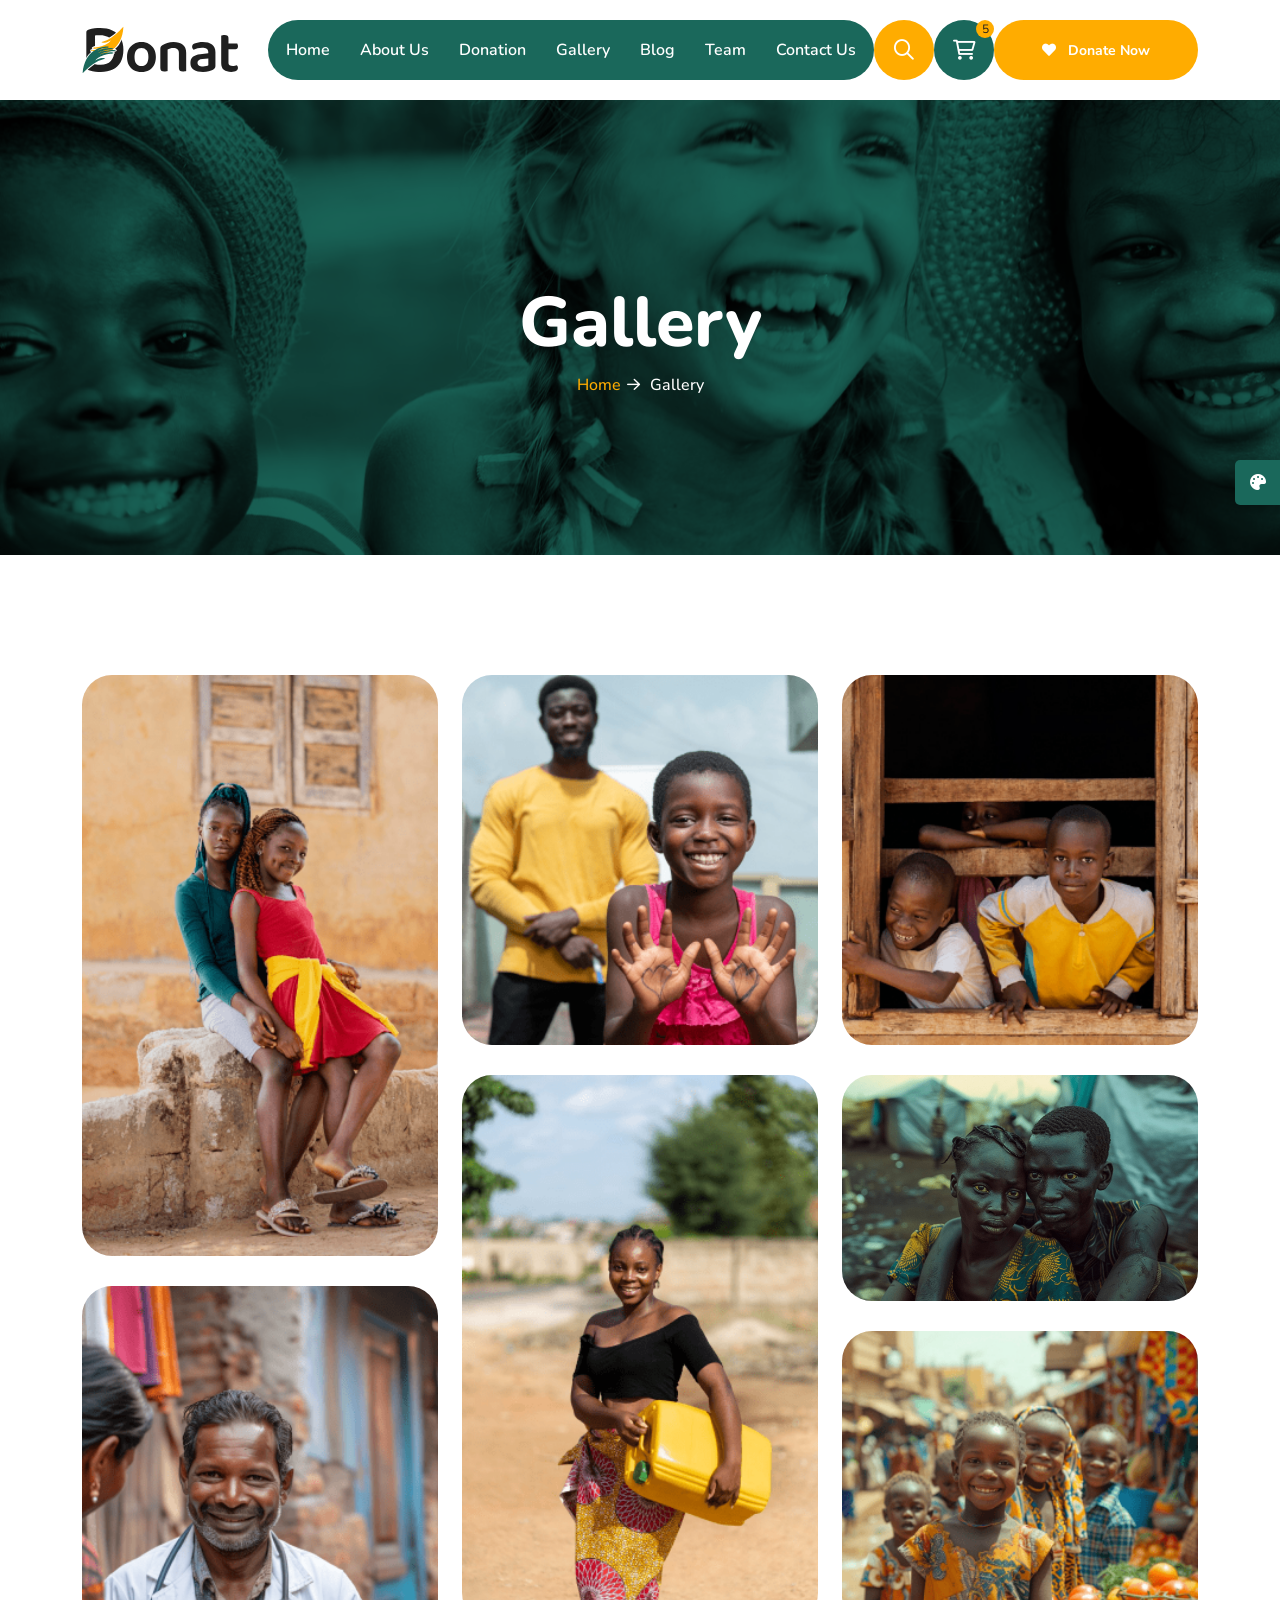
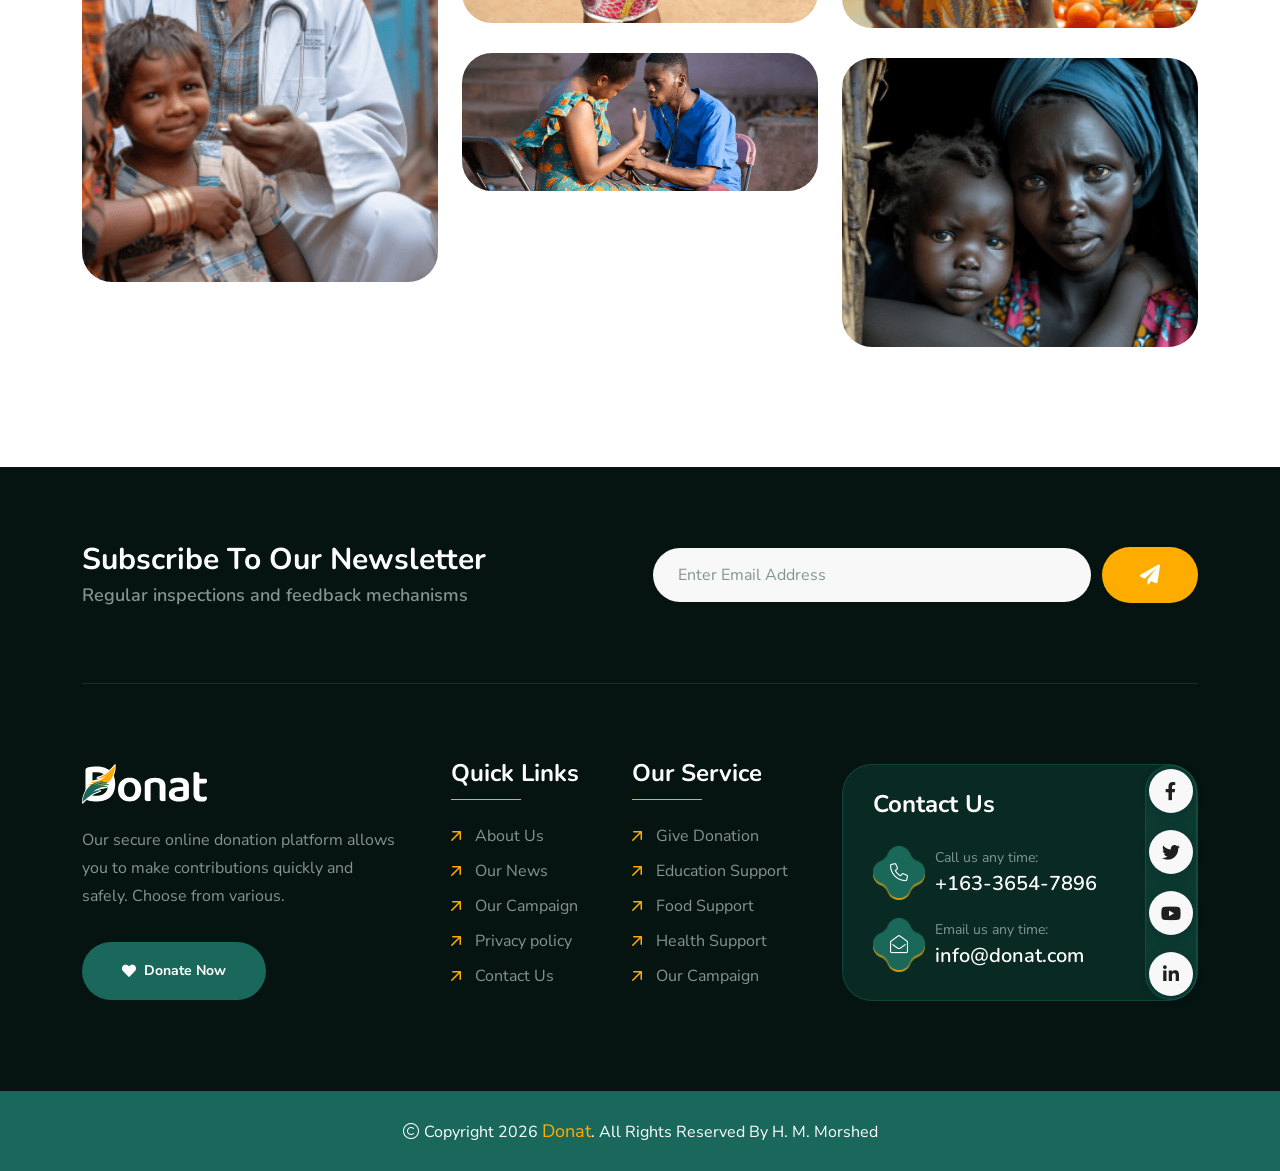
<file: gallery.html>
<!doctype html>
<html class="no-js" lang="zxx" dir="ltr">

<head>
    <meta charset="utf-8">
    <meta http-equiv="x-ua-compatible" content="ie=edge">
    <title>Donat - Charity & Donation </title>
    <meta name="author" content="Donat">
    <meta name="description" content="Donat - Charity & Donation HTML Template">
    <meta name="keywords" content="Donat - Charity & Donation HTML Template">
    <meta name="robots" content="INDEX,FOLLOW">

    <!-- Mobile Specific Metas -->
    <meta name="viewport" content="width=device-width, initial-scale=1, shrink-to-fit=no">

    <!-- Favicons - Place favicon.ico in the root directory -->
    <link rel="apple-touch-icon" sizes="57x57" href="assets/img/favicons/apple-icon-57x57.png">
    <link rel="apple-touch-icon" sizes="60x60" href="assets/img/favicons/apple-icon-60x60.png">
    <link rel="apple-touch-icon" sizes="72x72" href="assets/img/favicons/apple-icon-72x72.png">
    <link rel="apple-touch-icon" sizes="76x76" href="assets/img/favicons/apple-icon-76x76.png">
    <link rel="apple-touch-icon" sizes="114x114" href="assets/img/favicons/apple-icon-114x114.png">
    <link rel="apple-touch-icon" sizes="120x120" href="assets/img/favicons/apple-icon-120x120.png">
    <link rel="apple-touch-icon" sizes="144x144" href="assets/img/favicons/apple-icon-144x144.png">
    <link rel="apple-touch-icon" sizes="152x152" href="assets/img/favicons/apple-icon-152x152.png">
    <link rel="apple-touch-icon" sizes="180x180" href="assets/img/favicons/apple-icon-180x180.png">
    <link rel="icon" type="image/png" sizes="192x192" href="assets/img/favicons/android-icon-192x192.png">
    <link rel="icon" type="image/png" sizes="32x32" href="assets/img/favicons/favicon-32x32.png">
    <link rel="icon" type="image/png" sizes="96x96" href="assets/img/favicons/favicon-96x96.png">
    <link rel="icon" type="image/png" sizes="16x16" href="assets/img/favicons/favicon-16x16.png">
    <link rel="manifest" href="assets/img/favicons/manifest.json">
    <meta name="msapplication-TileColor" content="#ffffff">
    <meta name="msapplication-TileImage" content="assets/img/favicons/ms-icon-144x144.png">
    <meta name="theme-color" content="#ffffff">

    <!--==============================
	  Google Fonts
	============================== -->
    <link rel="preconnect" href="https://fonts.googleapis.com/">
    <link rel="preconnect" href="https://fonts.gstatic.com/" crossorigin>
    <link href="https://fonts.googleapis.com/css2?family=Caveat:wght@400..700&amp;family=Nunito+Sans:ital,opsz,wght@0,6..12,200..1000;1,6..12,200..1000&amp;family=Nunito:ital,wght@0,200..1000;1,200..1000&amp;display=swap" rel="stylesheet">

    <!--==============================
	    All CSS File
	============================== -->
    <!-- Bootstrap -->
    <link rel="stylesheet" href="assets/css/bootstrap.min.css">
    <!-- Fontawesome Icon -->
    <link rel="stylesheet" href="assets/css/fontawesome.min.css">
    <!-- Magnific Popup -->
    <link rel="stylesheet" href="assets/css/magnific-popup.min.css">
    <!-- Swiper Js -->
    <link rel="stylesheet" href="assets/css/swiper-bundle.min.css">
    <!-- Theme Custom CSS -->
    <link rel="stylesheet" href="assets/css/style.css">

</head>

<body>

    <!--[if lte IE 9]>
    	<p class="browserupgrade">You are using an <strong>outdated</strong> browser. Please <a href="https://browsehappy.com/">upgrade your browser</a> to improve your experience and security.</p>
  	<![endif]-->


    <!--********************************
   		Code Start From Here 
	******************************** -->

    <!--==============================
     Preloader
  ==============================-->
    <div class="preloader ">
        <button class="th-btn style2 preloaderCls">Cancel Preloader </button>
        <div class="preloader-inner">
            <span class="loader">
                Donat<span class="loading-text">Donat</span>
            </span>
        </div>
    </div><!--==============================
    Sidemenu
============================== -->
    <div class="sidemenu-wrapper sidemenu-cart ">
        <div class="sidemenu-content">
            <button class="closeButton sideMenuCls"><i class="far fa-times"></i></button>
            <div class="widget woocommerce widget_shopping_cart">
                <h3 class="widget_title">Shopping cart</h3>
                <div class="widget_shopping_cart_content">
                    <ul class="woocommerce-mini-cart cart_list product_list_widget ">
                        <li class="woocommerce-mini-cart-item mini_cart_item">
                            <a href="#" class="remove remove_from_cart_button"><i class="far fa-times"></i></a>
                            <a href="#"><img src="assets/img/product/product_thumb_1_1.png" alt="Cart Image">Books</a>
                            <span class="quantity">1 ×
                                <span class="woocommerce-Price-amount amount">
                                    <span class="woocommerce-Price-currencySymbol">$</span>940.00</span>
                            </span>
                        </li>
                        <li class="woocommerce-mini-cart-item mini_cart_item">
                            <a href="#" class="remove remove_from_cart_button"><i class="far fa-times"></i></a>
                            <a href="#"><img src="assets/img/product/product_thumb_1_2.png" alt="Cart Image">Medicine</a>
                            <span class="quantity">1 ×
                                <span class="woocommerce-Price-amount amount">
                                    <span class="woocommerce-Price-currencySymbol">$</span>899.00</span>
                            </span>
                        </li>
                        <li class="woocommerce-mini-cart-item mini_cart_item">
                            <a href="#" class="remove remove_from_cart_button"><i class="far fa-times"></i></a>
                            <a href="#"><img src="assets/img/product/product_thumb_1_3.png" alt="Cart Image">Dress</a>
                            <span class="quantity">1 ×
                                <span class="woocommerce-Price-amount amount">
                                    <span class="woocommerce-Price-currencySymbol">$</span>756.00</span>
                            </span>
                        </li>
                        <li class="woocommerce-mini-cart-item mini_cart_item">
                            <a href="#" class="remove remove_from_cart_button"><i class="far fa-times"></i></a>
                            <a href="#"><img src="assets/img/product/product_thumb_1_4.png" alt="Cart Image">Chair</a>
                            <span class="quantity">1 ×
                                <span class="woocommerce-Price-amount amount">
                                    <span class="woocommerce-Price-currencySymbol">$</span>723.00</span>
                            </span>
                        </li>
                        <li class="woocommerce-mini-cart-item mini_cart_item">
                            <a href="#" class="remove remove_from_cart_button"><i class="far fa-times"></i></a>
                            <a href="#"><img src="assets/img/product/product_thumb_1_5.png" alt="Cart Image">Cloths</a>
                            <span class="quantity">1 ×
                                <span class="woocommerce-Price-amount amount">
                                    <span class="woocommerce-Price-currencySymbol">$</span>1080.00</span>
                            </span>
                        </li>
                    </ul>
                    <p class="woocommerce-mini-cart__total total">
                        <strong>Subtotal:</strong>
                        <span class="woocommerce-Price-amount amount">
                            <span class="woocommerce-Price-currencySymbol">$</span>4398.00</span>
                    </p>
                    <p class="woocommerce-mini-cart__buttons buttons">
                        <a href="cart.html" class="th-btn wc-forward">View cart</a>
                        <a href="checkout.html" class="th-btn checkout wc-forward">Checkout</a>
                    </p>
                </div>
            </div>
        </div>
    </div>
    <div class="popup-search-box d-none d-lg-block">
        <button class="searchClose"><i class="far fa-times"></i></button>
        <form action="#">
            <input type="text" placeholder="What are you looking for?">
            <button type="submit"><i class="fal fa-search"></i></button>
        </form>
    </div><!--==============================
    Mobile Menu
  ============================== -->
    <div class="th-menu-wrapper">
        <div class="th-menu-area text-center">
            <button class="th-menu-toggle"><i class="fal fa-times"></i></button>
            <div class="mobile-logo">
                <a href="index.html"><img src="assets/img/logo.svg" alt="Donat"></a>
            </div>
            <div class="th-mobile-menu">
                <ul> <li >
                        <a href="index.html">Home</a>
                    </li>
                
                    <li>
                    <a href="about.html">About Us</a>
                    </li>
                    <li>
                     <a href="donate-now.html">Donation</a>
                    </li>
                    <li>
                     <a href="gallery.html">Gallery</a>
                    </li>
                    <li>
                     <a href="blog.html">Blog</a>
                    </li>
                    <li>
                     <a href="add-team.html">Team</a>
                    </li>
                    <li>
                     <a href="contact.html">Contact Us</a>
                </li>
                    
                    
                </ul>
            </div>
        </div>
    </div>
    <div class="color-scheme-wrap active">
        <button class="switchIcon"><i class="fa-solid fa-palette"></i></button>
        <h3 class="color-scheme-wrap-title text-center">Color Switcher</h3>
        <h4 class="color-scheme-wrap-subtitle text-center">Theme Color</h4>
        <div class="color-switch-btns">
            <button data-color="#1A685B"><i class="fa-solid fa-droplet"></i></button>
            <button data-color="#f34e3a"><i class="fa-solid fa-droplet"></i></button>
            <button data-color="#FF4857"><i class="fa-solid fa-droplet"></i></button>
            <button data-color="#3843C1"><i class="fa-solid fa-droplet"></i></button>
            <button data-color="#FF7E02"><i class="fa-solid fa-droplet"></i></button>
        </div>
        <h4 class="color-scheme-wrap-subtitle mt-20 text-center">Secondary Color</h4>
        <div class="secondary-color-switch-btns">
            <button data-secondary-color="#FFAC00"><i class="fa-solid fa-droplet"></i></button>
            <button data-secondary-color="#F41E1E"><i class="fa-solid fa-droplet"></i></button>
            <button data-secondary-color="#f34e3a"><i class="fa-solid fa-droplet"></i></button>
            <button data-secondary-color="#FF4857"><i class="fa-solid fa-droplet"></i></button>
            <button data-secondary-color="#3843C1"><i class="fa-solid fa-droplet"></i></button>
        </div>
    </div><!--==============================
	Header Area
==============================-->
    <header class="th-header header-layout1 onepage-nav">
        <div class="sticky-wrapper">
            <!-- Main Menu Area -->
            <div class="container">
                <div class="menu-area">
                    <div class="header-logo">
                        <a href="index.html"><img src="assets/img/logo.svg" alt="Donat"></a>
                    </div>
                    <div class="menu-area-wrap">
                        <nav class="main-menu d-none d-lg-block">
                            <ul>
                                <li>
                        <a href="index.html">Home</a>
                    </li>
                
                    <li>
                    <a href="about.html">About Us</a>
                    </li>
                    <li>
                     <a href="donate-now.html">Donation</a>
                    </li>
                    <li>
                     <a href="gallery.html">Gallery</a>
                    </li>
                    <li>
                     <a href="blog.html">Blog</a>
                    </li>
                    <li>
                     <a href="add-team.html">Team</a>
                    </li>
                    <li>
                     <a href="contact.html">Contact Us</a>
                </li>
                </ul>

                        </nav>
                        <p class="header-notice"><img class="me-1" src="assets/img/icon/heart-icon.svg" alt="img">Are you ready to help them? Let’s become a volunteers...</p>
                    </div>
                    <div class="header-button">
                        <button type="button" class="icon-btn style2 searchBoxToggler d-lg-block d-none"><i class="far fa-search"></i></button>
                        <button type="button" class="icon-btn sideMenuToggler">
                            <span class="badge">5</span>
                            <i class="fa-regular fa-cart-shopping"></i>
                        </button>
                        <a href="contact.html" class="th-btn style3 d-xl-block d-none"><i class="fas fa-heart me-2"></i> Donate Now</a>
                        <button type="button" class="icon-btn th-menu-toggle d-lg-none"><i class="far fa-bars"></i></button>
                    </div>
                </div>
            </div>
        </div>
    </header>


    <!--==============================
    Breadcumb
============================== -->
    <div class="breadcumb-wrapper " data-bg-src="assets/img/bg/breadcumb-bg.jpg" data-overlay="theme">
        <div class="container">
            <div class="breadcumb-content">
                <h1 class="breadcumb-title">Gallery</h1>
                <ul class="breadcumb-menu">
                    <li><a href="index.html">Home</a></li>
                    <li>Gallery</li>
                </ul>
            </div>
        </div>
    </div><!--==============================
Gallery Area  
==============================-->
    <div class="overflow-hidden space">
        <div class="container">
            <div class="row gy-30 gx-30 filter-active">
                <div class="col-md-6 col-xxl-auto col-lg-4 filter-item">
                    <div class="gallery-card">
                        <div class="gallery-img">
                            <img src="assets/img/gallery/gallery_1_1.png" alt="gallery image">
                            <a href="assets/img/gallery/gallery_1_1.png" class="icon-btn popup-image"><i class="fas fa-eye"></i></a>
                        </div>
                    </div>
                </div>
                <div class="col-md-6 col-xxl-auto col-lg-4 filter-item">
                    <div class="gallery-card">
                        <div class="gallery-img">
                            <img src="assets/img/gallery/gallery_1_2.png" alt="gallery image">
                            <a href="assets/img/gallery/gallery_1_2.png" class="icon-btn popup-image"><i class="fas fa-eye"></i></a>
                        </div>
                    </div>
                </div>
                <div class="col-md-6 col-xxl-auto col-lg-4 filter-item">
                    <div class="gallery-card">
                        <div class="gallery-img">
                            <img src="assets/img/gallery/gallery_1_3.png" alt="gallery image">
                            <a href="assets/img/gallery/gallery_1_3.png" class="icon-btn popup-image"><i class="fas fa-eye"></i></a>
                        </div>
                    </div>
                </div>
                <div class="col-md-6 col-xxl-auto col-lg-4 filter-item">
                    <div class="gallery-card">
                        <div class="gallery-img">
                            <img src="assets/img/gallery/gallery_1_4.png" alt="gallery image">
                            <a href="assets/img/gallery/gallery_1_4.png" class="icon-btn popup-image"><i class="fas fa-eye"></i></a>
                        </div>
                    </div>
                </div>
                <div class="col-md-6 col-xxl-auto col-lg-4 filter-item">
                    <div class="gallery-card">
                        <div class="gallery-img">
                            <img src="assets/img/gallery/gallery_1_6.png" alt="gallery image">
                            <a href="assets/img/gallery/gallery_1_6.png" class="icon-btn popup-image"><i class="fas fa-eye"></i></a>
                        </div>
                    </div>
                </div>
                <div class="col-md-6 col-xxl-auto col-lg-4 filter-item">
                    <div class="gallery-card">
                        <div class="gallery-img">
                            <img src="assets/img/gallery/gallery_1_5.png" alt="gallery image">
                            <a href="assets/img/gallery/gallery_1_5.png" class="icon-btn popup-image"><i class="fas fa-eye"></i></a>
                        </div>
                    </div>
                </div>
                <div class="col-md-6 col-xxl-auto col-lg-4 filter-item">
                    <div class="gallery-card">
                        <div class="gallery-img">
                            <img src="assets/img/gallery/gallery_1_7.png" alt="gallery image">
                            <a href="assets/img/gallery/gallery_1_7.png" class="icon-btn popup-image"><i class="fas fa-eye"></i></a>
                        </div>
                    </div>
                </div>
                <div class="col-md-6 col-xxl-auto col-lg-4 filter-item">
                    <div class="gallery-card">
                        <div class="gallery-img">
                            <img src="assets/img/gallery/gallery_1_9.png" alt="gallery image">
                            <a href="assets/img/gallery/gallery_1_9.png" class="icon-btn popup-image"><i class="fas fa-eye"></i></a>
                        </div>
                    </div>
                </div>
                <div class="col-md-6 col-xxl-auto col-lg-4 filter-item">
                    <div class="gallery-card">
                        <div class="gallery-img">
                            <img src="assets/img/gallery/gallery_1_8.png" alt="gallery image">
                            <a href="assets/img/gallery/gallery_1_8.png" class="icon-btn popup-image"><i class="fas fa-eye"></i></a>
                        </div>
                    </div>
                </div>
            </div>
        </div>
    </div>
    <!--==============================
	Footer Area
==============================-->
    <footer class="footer-wrapper footer-default" data-bg-src="assets/img/bg/footer-default-bg-mask.png">
        <div class="footer-bg-shape2 shape-mockup jump" data-top="20%" data-right="0">
            <img src="assets/img/shape/footer-bg-shape3.png" alt="img">
        </div>
        <div class="footer-bg-shape3 shape-mockup d-none" data-bottom="0" data-right="0">
            <img src="assets/img/shape/footer-bg-shape2.png" alt="img">
        </div>
        <div class="footer-top">
            <div class="container">
                <div class="subscribe-box">
                    <div class="row gy-40 align-items-center justify-content-center">
                        <div class="col-xl-6">
                            <h4 class="subscribe-box_title">Subscribe to Our Newsletter</h4>
                            <p class="subscribe-box_text">Regular inspections and feedback mechanisms</p>
                        </div>
                        <div class="col-xl-6 col-lg-8">
                            <form class="newsletter-form">
                                <div class="form-group">
                                    <input class="form-control" type="email" placeholder="Enter Email Address" required="">
                                </div>
                                <button type="submit" class="th-btn style3"><i class="fas fa-paper-plane"></i></button>
                            </form>
                        </div>
                    </div>
                </div>
            </div>
        </div>
        <div class="widget-area">
            <div class="container">
                <div class="row justify-content-between">
                    <div class="col-md-6 col-xl-auto">
                        <div class="widget footer-widget">
                            <div class="th-widget-about">
                                <div class="about-logo">
                                    <a href="index.html"><img src="assets/img/logo-white.svg" alt="Donat"></a>
                                </div>
                                <p class="about-text"> Our secure online donation platform allows you to make contributions quickly and safely. Choose from various.</p>
                                <a href="contact.html" class="th-btn"><i class="fas fa-heart me-2"></i> Donate Now</a>
                            </div>
                        </div>
                    </div>
                    <div class="col-sm-6 col-xl-auto">
                        <div class="widget widget_nav_menu footer-widget">
                            <h3 class="widget_title">Quick Links</h3>
                            <div class="menu-all-pages-container">
                                <ul class="menu">
                                    <li><a href="about.html">About Us</a></li>
                                    <li><a href="blog.html">Our News</a></li>
                                    <li><a href="about.html">Our Campaign</a></li>
                                    <li><a href="contact.html">Privacy policy</a></li>
                                    <li><a href="contact.html">Contact Us</a></li>
                                </ul>
                            </div>
                        </div>
                    </div>
                    <div class="col-sm-6 col-xl-auto">
                        <div class="widget widget_nav_menu footer-widget">
                            <h3 class="widget_title">Our Service</h3>
                            <div class="menu-all-pages-container">
                                <ul class="menu">
                                    <li><a href="donate-now.html">Give Donation</a></li>
                                    <li><a href="faq.html">Education Support</a></li>
                                    <li><a href="faq.html">Food Support</a></li>
                                    <li><a href="faq.html">Health Support</a></li>
                                    <li><a href="gallery.html">Our Campaign </a></li>
                                </ul>
                            </div>
                        </div>
                    </div>
                    <div class="col-md-6 col-xl-auto">
                        <div class="widget footer-widget">
                            <div class="th-widget-contact">
                                <h3 class="widget_title">Contact Us</h3>
                                <div class="info-card">
                                    <div class="box-icon">
                                        <i class="fal fa-phone"></i>
                                        <div class="bg-shape1" data-mask-src="assets/img/shape/info_card_icon_bg_shape_1_1.png"></div>
                                        <div class="bg-shape2" data-mask-src="assets/img/shape/info_card_icon_bg_shape_1_1.png"></div>
                                    </div>
                                    <div class="box-content">
                                        <p class="box-text">Call us any time:</p>
                                        <h4 class="box-title"><a href="tel:16336547896">+163-3654-7896</a></h4>
                                    </div>
                                </div>
                                <div class="info-card">
                                    <div class="box-icon">
                                        <i class="fal fa-envelope-open"></i>
                                        <div class="bg-shape1" data-mask-src="assets/img/shape/info_card_icon_bg_shape_1_1.png"></div>
                                        <div class="bg-shape2" data-mask-src="assets/img/shape/info_card_icon_bg_shape_1_1.png"></div>
                                    </div>
                                    <div class="box-content">
                                        <p class="box-text">Email us any time:</p>
                                        <h4 class="box-title"><a href="mailto:info@donat.com">info@donat.com</a></h4>
                                    </div>
                                </div>
                                <div class="th-social style2">
                                    <a href="https://www.facebook.com/"><i class="fab fa-facebook-f"></i></a>
                                    <a href="https://www.twitter.com/"><i class="fab fa-twitter"></i></a>
                                    <a href="https://www.youtube.com/"><i class="fab fa-youtube"></i></a>
                                    <a href="https://www.linkedin.com/"><i class="fab fa-linkedin-in"></i></a>
                                </div>
                            </div>
                        </div>
                    </div>
                </div>
            </div>
        </div>
        <div class="copyright-wrap">
            <div class="container">
                <div class="row justify-content-center gy-3 align-items-center">
                    <div class="col-lg-12">
                        <p class="copyright-text text-center">
                            <i class="fal fa-copyright"></i> Copyright 2026 <a href="index.html">Donat</a>. All Rights Reserved By H. M. Morshed
                        </p>
                    </div>
                </div>
            </div>
        </div>
    </footer>

    <!--********************************
			Code End  Here 
	******************************** -->

    <!-- Scroll To Top -->
    <div class="scroll-top">
        <svg class="progress-circle svg-content" width="100%" height="100%" viewBox="-1 -1 102 102">
            <path d="M50,1 a49,49 0 0,1 0,98 a49,49 0 0,1 0,-98" style="transition: stroke-dashoffset 10ms linear 0s; stroke-dasharray: 307.919, 307.919; stroke-dashoffset: 307.919;"></path>
        </svg>
    </div>

    <!--==============================
    All Js File
============================== -->
    <!-- Jquery -->
    <script src="assets/js/vendor/jquery-3.7.1.min.js"></script>
    <!-- Swiper Js -->
    <script src="assets/js/swiper-bundle.min.js"></script>
    <!-- Bootstrap -->
    <script src="assets/js/bootstrap.min.js"></script>
    <!-- Magnific Popup -->
    <script src="assets/js/jquery.magnific-popup.min.js"></script>
    <!-- Counter Up -->
    <script src="assets/js/jquery.counterup.min.js"></script>
    <!-- Range Slider -->
    <script src="assets/js/jquery-ui.min.js"></script>
    <!-- Isotope Filter -->
    <script src="assets/js/imagesloaded.pkgd.min.js"></script>
    <script src="assets/js/isotope.pkgd.min.js"></script>

    <!-- Main Js File -->
    <script src="assets/js/main.js"></script>
</body>

</html>
</file>
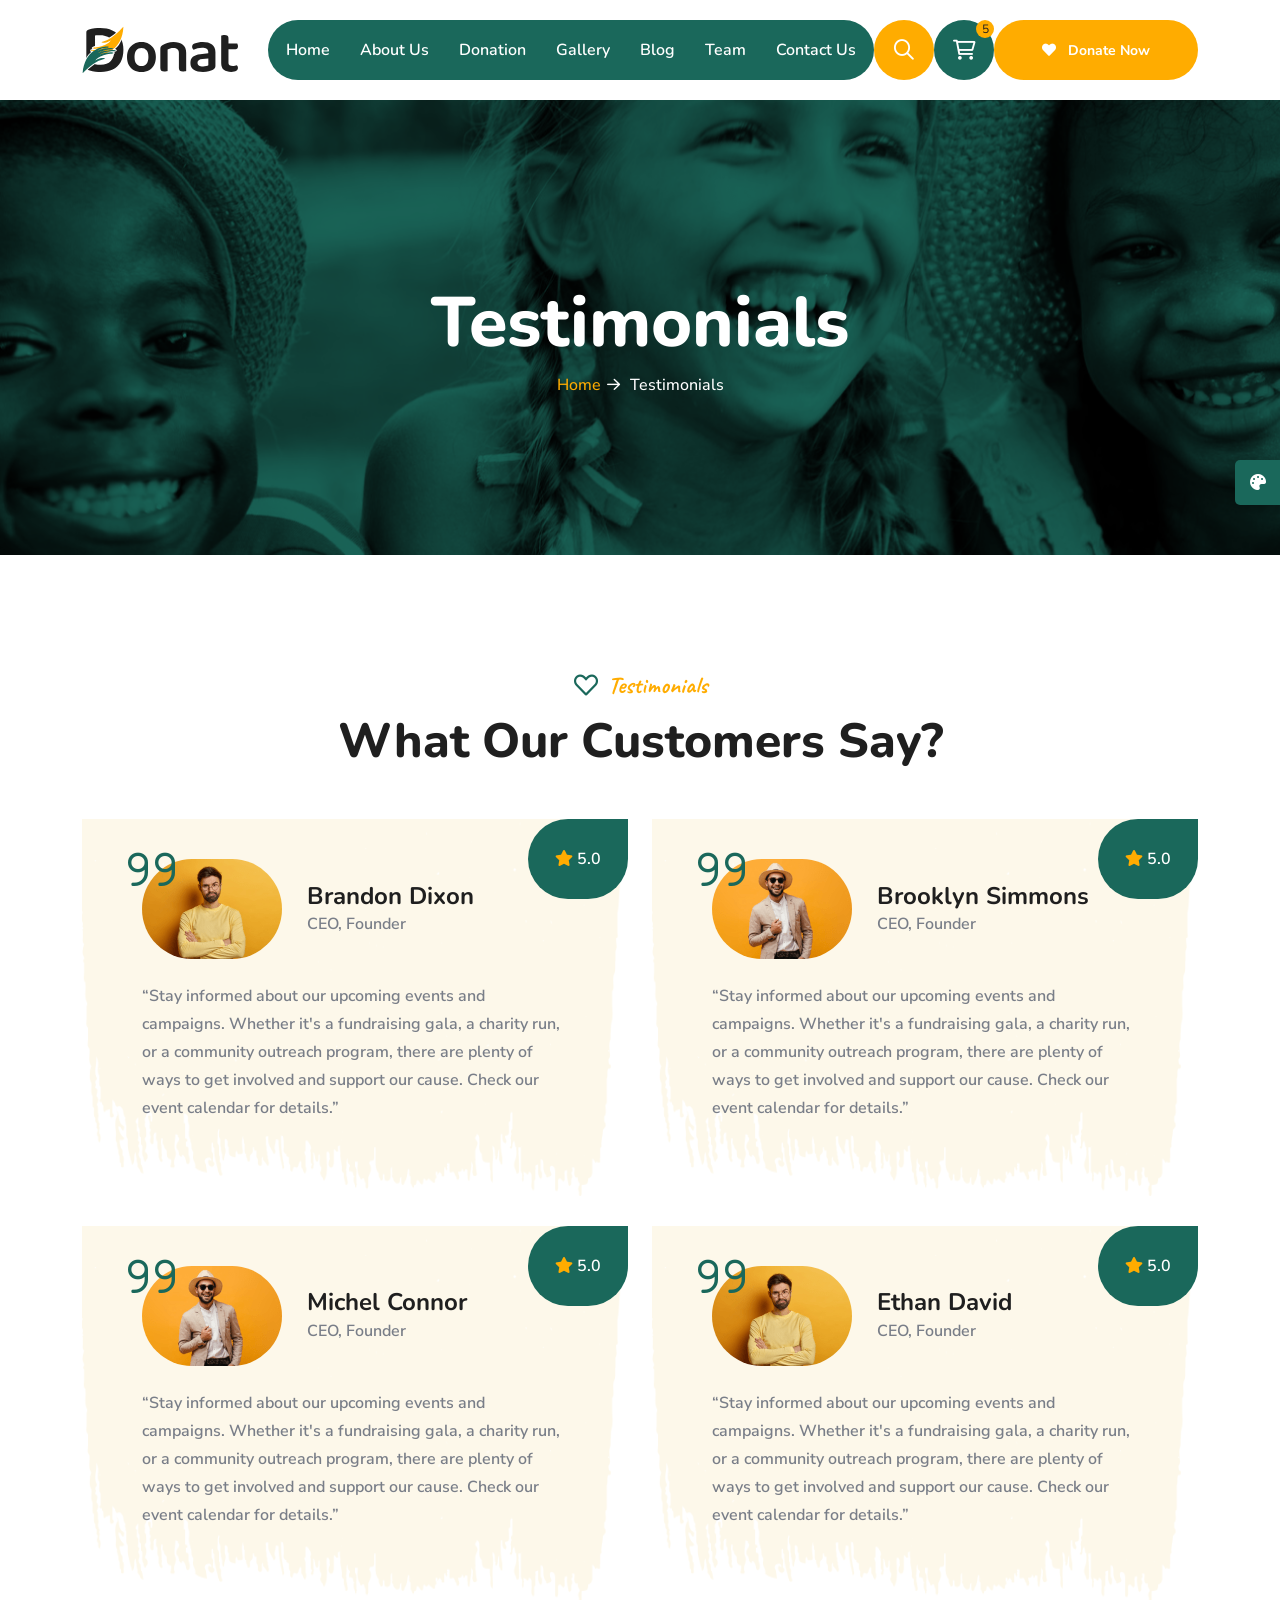
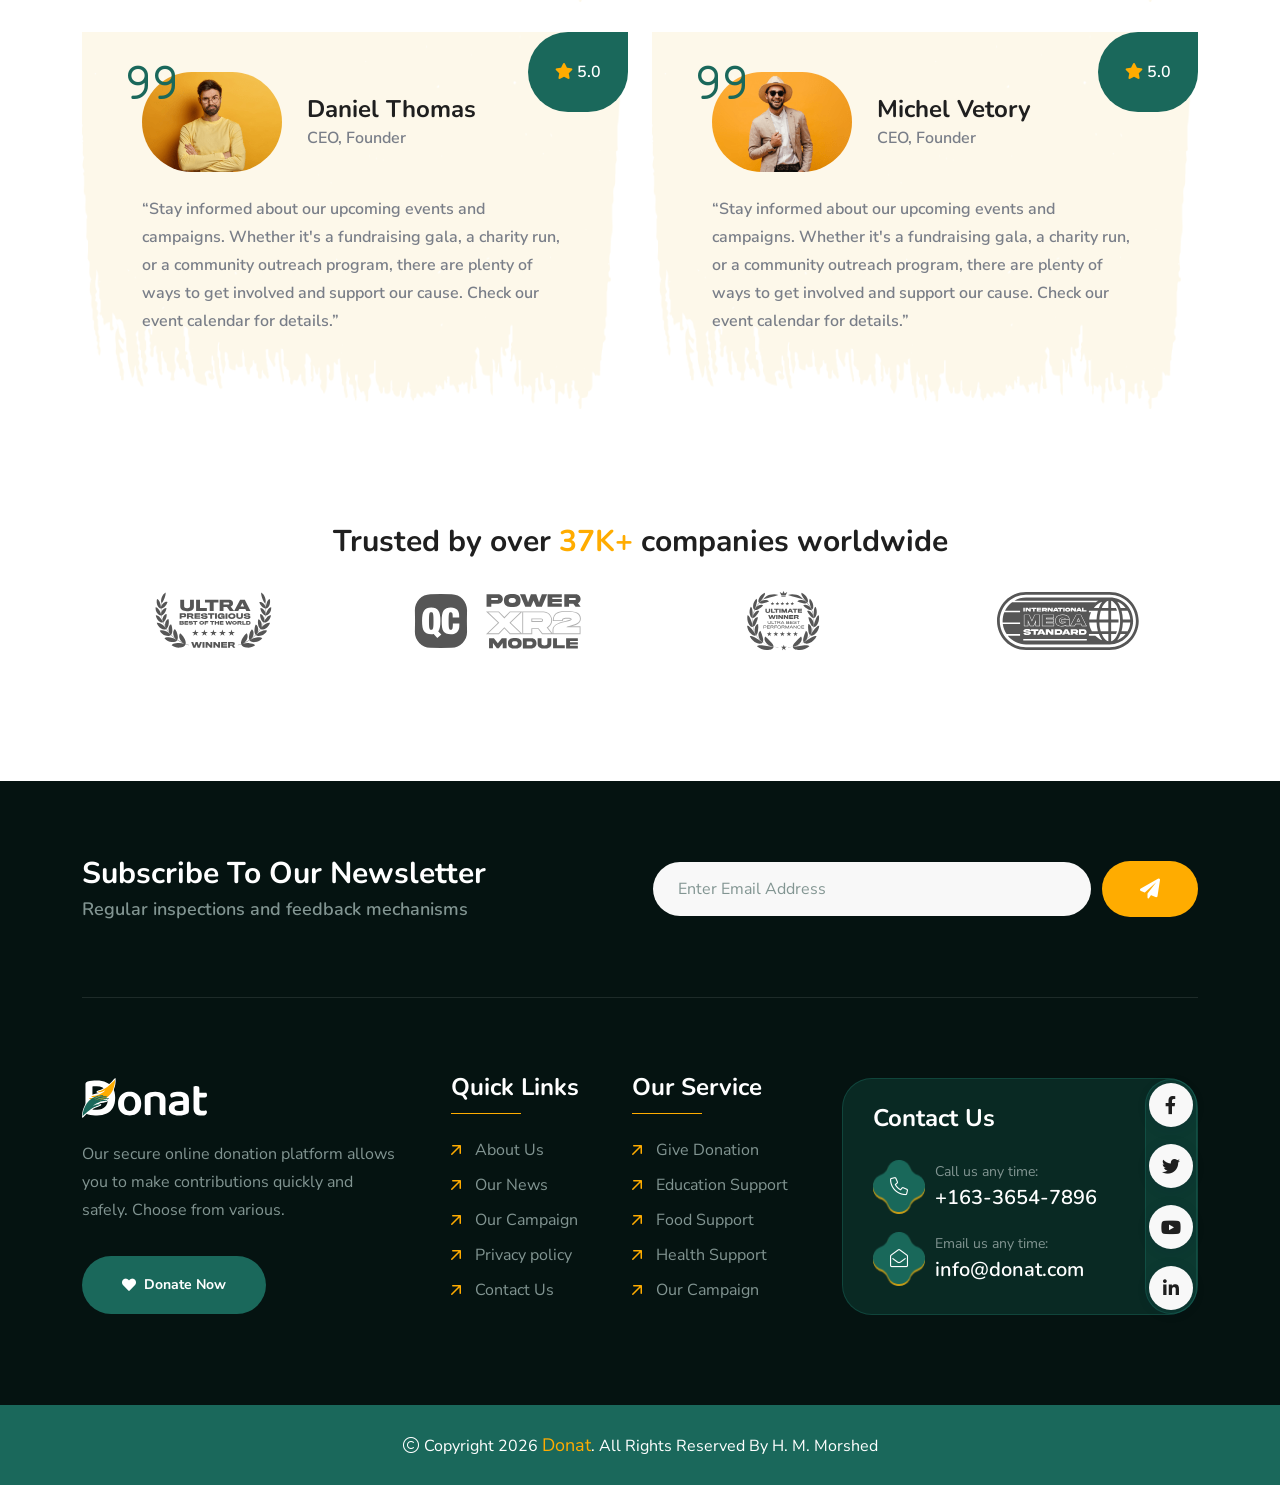
<file: testimonial.html>
<!doctype html>
<html class="no-js" lang="zxx" dir="ltr">

<head>
    <meta charset="utf-8">
    <meta http-equiv="x-ua-compatible" content="ie=edge">
    <title>Donat-Charity & Donation</title>
    <meta name="author" content="Donat">
    <meta name="description" content="Donat - Charity & Donation HTML Template">
    <meta name="keywords" content="Donat - Charity & Donation HTML Template">
    <meta name="robots" content="INDEX,FOLLOW">

    <!-- Mobile Specific Metas -->
    <meta name="viewport" content="width=device-width, initial-scale=1, shrink-to-fit=no">

    <!-- Favicons - Place favicon.ico in the root directory -->
    <link rel="apple-touch-icon" sizes="57x57" href="assets/img/favicons/apple-icon-57x57.png">
    <link rel="apple-touch-icon" sizes="60x60" href="assets/img/favicons/apple-icon-60x60.png">
    <link rel="apple-touch-icon" sizes="72x72" href="assets/img/favicons/apple-icon-72x72.png">
    <link rel="apple-touch-icon" sizes="76x76" href="assets/img/favicons/apple-icon-76x76.png">
    <link rel="apple-touch-icon" sizes="114x114" href="assets/img/favicons/apple-icon-114x114.png">
    <link rel="apple-touch-icon" sizes="120x120" href="assets/img/favicons/apple-icon-120x120.png">
    <link rel="apple-touch-icon" sizes="144x144" href="assets/img/favicons/apple-icon-144x144.png">
    <link rel="apple-touch-icon" sizes="152x152" href="assets/img/favicons/apple-icon-152x152.png">
    <link rel="apple-touch-icon" sizes="180x180" href="assets/img/favicons/apple-icon-180x180.png">
    <link rel="icon" type="image/png" sizes="192x192" href="assets/img/favicons/android-icon-192x192.png">
    <link rel="icon" type="image/png" sizes="32x32" href="assets/img/favicons/favicon-32x32.png">
    <link rel="icon" type="image/png" sizes="96x96" href="assets/img/favicons/favicon-96x96.png">
    <link rel="icon" type="image/png" sizes="16x16" href="assets/img/favicons/favicon-16x16.png">
    <link rel="manifest" href="assets/img/favicons/manifest.json">
    <meta name="msapplication-TileColor" content="#ffffff">
    <meta name="msapplication-TileImage" content="assets/img/favicons/ms-icon-144x144.png">
    <meta name="theme-color" content="#ffffff">

    <!--==============================
	  Google Fonts
	============================== -->
    <link rel="preconnect" href="https://fonts.googleapis.com/">
    <link rel="preconnect" href="https://fonts.gstatic.com/" crossorigin>
    <link href="https://fonts.googleapis.com/css2?family=Caveat:wght@400..700&amp;family=Nunito+Sans:ital,opsz,wght@0,6..12,200..1000;1,6..12,200..1000&amp;family=Nunito:ital,wght@0,200..1000;1,200..1000&amp;display=swap" rel="stylesheet">

    <!--==============================
	    All CSS File
	============================== -->
    <!-- Bootstrap -->
    <link rel="stylesheet" href="assets/css/bootstrap.min.css">
    <!-- Fontawesome Icon -->
    <link rel="stylesheet" href="assets/css/fontawesome.min.css">
    <!-- Magnific Popup -->
    <link rel="stylesheet" href="assets/css/magnific-popup.min.css">
    <!-- Swiper Js -->
    <link rel="stylesheet" href="assets/css/swiper-bundle.min.css">
    <!-- Theme Custom CSS -->
    <link rel="stylesheet" href="assets/css/style.css">

</head>

<body>

    <!--[if lte IE 9]>
    	<p class="browserupgrade">You are using an <strong>outdated</strong> browser. Please <a href="https://browsehappy.com/">upgrade your browser</a> to improve your experience and security.</p>
  	<![endif]-->


    <!--********************************
   		Code Start From Here 
	******************************** -->

    <!--==============================
     Preloader
  ==============================-->
    <div class="preloader ">
        <button class="th-btn style2 preloaderCls">Cancel Preloader </button>
        <div class="preloader-inner">
            <span class="loader">
               H. M. Donat
                <span class="loading-text">Donat</span>
            </span>
        </div>
    </div><!--==============================
    Sidemenu
============================== -->
    <div class="sidemenu-wrapper sidemenu-cart ">
        <div class="sidemenu-content">
            <button class="closeButton sideMenuCls"><i class="far fa-times"></i></button>
            <div class="widget woocommerce widget_shopping_cart">
                <h3 class="widget_title">Shopping cart</h3>
                <div class="widget_shopping_cart_content">
                    <ul class="woocommerce-mini-cart cart_list product_list_widget ">
                        <li class="woocommerce-mini-cart-item mini_cart_item">
                            <a href="#" class="remove remove_from_cart_button"><i class="far fa-times"></i></a>
                            <a href="#"><img src="assets/img/product/product_thumb_1_1.png" alt="Cart Image">Books</a>
                            <span class="quantity">1 ×
                                <span class="woocommerce-Price-amount amount">
                                    <span class="woocommerce-Price-currencySymbol">$</span>940.00</span>
                            </span>
                        </li>
                        <li class="woocommerce-mini-cart-item mini_cart_item">
                            <a href="#" class="remove remove_from_cart_button"><i class="far fa-times"></i></a>
                            <a href="#"><img src="assets/img/product/product_thumb_1_2.png" alt="Cart Image">Medicine</a>
                            <span class="quantity">1 ×
                                <span class="woocommerce-Price-amount amount">
                                    <span class="woocommerce-Price-currencySymbol">$</span>899.00</span>
                            </span>
                        </li>
                        <li class="woocommerce-mini-cart-item mini_cart_item">
                            <a href="#" class="remove remove_from_cart_button"><i class="far fa-times"></i></a>
                            <a href="#"><img src="assets/img/product/product_thumb_1_3.png" alt="Cart Image">Dress</a>
                            <span class="quantity">1 ×
                                <span class="woocommerce-Price-amount amount">
                                    <span class="woocommerce-Price-currencySymbol">$</span>756.00</span>
                            </span>
                        </li>
                        <li class="woocommerce-mini-cart-item mini_cart_item">
                            <a href="#" class="remove remove_from_cart_button"><i class="far fa-times"></i></a>
                            <a href="#"><img src="assets/img/product/product_thumb_1_4.png" alt="Cart Image">Chair</a>
                            <span class="quantity">1 ×
                                <span class="woocommerce-Price-amount amount">
                                    <span class="woocommerce-Price-currencySymbol">$</span>723.00</span>
                            </span>
                        </li>
                        <li class="woocommerce-mini-cart-item mini_cart_item">
                            <a href="#" class="remove remove_from_cart_button"><i class="far fa-times"></i></a>
                            <a href="#"><img src="assets/img/product/product_thumb_1_5.png" alt="Cart Image">Cloths</a>
                            <span class="quantity">1 ×
                                <span class="woocommerce-Price-amount amount">
                                    <span class="woocommerce-Price-currencySymbol">$</span>1080.00</span>
                            </span>
                        </li>
                    </ul>
                    <p class="woocommerce-mini-cart__total total">
                        <strong>Subtotal:</strong>
                        <span class="woocommerce-Price-amount amount">
                            <span class="woocommerce-Price-currencySymbol">$</span>4398.00</span>
                    </p>
                    <p class="woocommerce-mini-cart__buttons buttons">
                        <a href="cart.html" class="th-btn wc-forward">View cart</a>
                        <a href="checkout.html" class="th-btn checkout wc-forward">Checkout</a>
                    </p>
                </div>
            </div>
        </div>
    </div>
    <div class="popup-search-box d-none d-lg-block">
        <button class="searchClose"><i class="far fa-times"></i></button>
        <form action="#">
            <input type="text" placeholder="What are you looking for?">
            <button type="submit"><i class="fal fa-search"></i></button>
        </form>
    </div><!--==============================
    Mobile Menu
  ============================== -->
    <div class="th-menu-wrapper">
        <div class="th-menu-area text-center">
            <button class="th-menu-toggle"><i class="fal fa-times"></i></button>
            <div class="mobile-logo">
                <a href="index.html"><img src="assets/img/logo.svg" alt="Donat"></a>
            </div>
            <div class="th-mobile-menu">
                <ul>
                   <li >
                        <a href="index.html">Home</a>
                    </li>
                
                    <li>
                    <a href="about.html">About Us</a>
                    </li>
                    <li>
                     <a href="donate-now.html">Donation</a>
                    </li>
                    <li>
                     <a href="gallery.html">Gallery</a>
                    </li>
                    <li>
                     <a href="blog.html">Blog</a>
                    </li>
                    <li>
                     <a href="add-team.html">Team</a>
                    </li>
                    <li>
                     <a href="contact.html">Contact Us</a>
                </li>
                </ul>
            </div>
        </div>
    </div>
    <div class="color-scheme-wrap active">
        <button class="switchIcon"><i class="fa-solid fa-palette"></i></button>
        <h3 class="color-scheme-wrap-title text-center">Color Switcher</h3>
        <h4 class="color-scheme-wrap-subtitle text-center">Theme Color</h4>
        <div class="color-switch-btns">
            <button data-color="#1A685B"><i class="fa-solid fa-droplet"></i></button>
            <button data-color="#f34e3a"><i class="fa-solid fa-droplet"></i></button>
            <button data-color="#FF4857"><i class="fa-solid fa-droplet"></i></button>
            <button data-color="#3843C1"><i class="fa-solid fa-droplet"></i></button>
            <button data-color="#FF7E02"><i class="fa-solid fa-droplet"></i></button>
        </div>
        <h4 class="color-scheme-wrap-subtitle mt-20 text-center">Secondary Color</h4>
        <div class="secondary-color-switch-btns">
            <button data-secondary-color="#FFAC00"><i class="fa-solid fa-droplet"></i></button>
            <button data-secondary-color="#F41E1E"><i class="fa-solid fa-droplet"></i></button>
            <button data-secondary-color="#f34e3a"><i class="fa-solid fa-droplet"></i></button>
            <button data-secondary-color="#FF4857"><i class="fa-solid fa-droplet"></i></button>
            <button data-secondary-color="#3843C1"><i class="fa-solid fa-droplet"></i></button>
        </div>
    </div><!--==============================
	Header Area
==============================-->
    <header class="th-header header-layout1 onepage-nav">
        <div class="sticky-wrapper">
            <!-- Main Menu Area -->
            <div class="container">
                <div class="menu-area">
                    <div class="header-logo">
                        <a href="index.html"><img src="assets/img/logo.svg" alt="Donat"></a>
                    </div>
                    <div class="menu-area-wrap">
                        <nav class="main-menu d-none d-lg-block">
                            <ul>
                                <li>
                        <a href="index.html">Home</a>
                    </li>
                
                    <li>
                    <a href="about.html">About Us</a>
                    </li>
                    <li>
                     <a href="donate-now.html">Donation</a>
                    </li>
                    <li>
                     <a href="gallery.html">Gallery</a>
                    </li>
                    <li>
                     <a href="blog.html">Blog</a>
                    </li>
                    <li>
                     <a href="add-team.html">Team</a>
                    </li>
                    <li>
                     <a href="contact.html">Contact Us</a>
                </li>
                </ul>

                        </nav>
                        <p class="header-notice"><img class="me-1" src="assets/img/icon/heart-icon.svg" alt="img">Are you ready to help them? Let’s become a volunteers...</p>
                    </div>
                    <div class="header-button">
                        <button type="button" class="icon-btn style2 searchBoxToggler d-lg-block d-none"><i class="far fa-search"></i></button>
                        <button type="button" class="icon-btn sideMenuToggler">
                            <span class="badge">5</span>
                            <i class="fa-regular fa-cart-shopping"></i>
                        </button>
                        <a href="contact.html" class="th-btn style3 d-xl-block d-none"><i class="fas fa-heart me-2"></i> Donate Now</a>
                        <button type="button" class="icon-btn th-menu-toggle d-lg-none"><i class="far fa-bars"></i></button>
                    </div>
                </div>
            </div>
        </div>
    </header>


    <!--==============================
    Breadcumb
============================== -->
    <div class="breadcumb-wrapper " data-bg-src="assets/img/bg/breadcumb-bg.jpg" data-overlay="theme">
        <div class="container">
            <div class="breadcumb-content">
                <h1 class="breadcumb-title">Testimonials</h1>
                <ul class="breadcumb-menu">
                    <li><a href="index.html">Home</a></li>
                    <li>Testimonials</li>
                </ul>
            </div>
        </div>
    </div>
    <!--==============================
Testimonial Area  
==============================-->
    <section class="overflow-hidden space">
        <div class="container">
            <div class="title-area text-center">
                <span class="sub-title after-none before-none"><i class="far fa-heart text-theme"></i>Testimonials</span>
                <h2 class="sec-title">What Our Customers Say?</h2>
            </div>
            <div class="row gy-30">
                <div class="col-lg-6">
                    <div class="testi-card3">
                        <div class="testi-card-shape" data-mask-src="assets/img/shape/testi-card-bg-shape3-1.png"></div>
                        <div class="testi-card_review">
                            <i class="fas fa-star"></i>
                            5.0
                        </div>
                        <div class="testi-card_profile">
                            <div class="box-thumb">
                                <img src="assets/img/testimonial/testi_3_1.png" alt="img">
                                <div class="quote-icon">
                                    <i class="fal fa-quote-right"></i>
                                </div>
                            </div>
                            <div class="media-left">
                                <h3 class="testi-card_name">Brandon Dixon</h3>
                                <span class="testi-card_desig">CEO, Founder</span>
                            </div>
                        </div>
                        <p class="testi-card_text">“Stay informed about our upcoming events and campaigns. Whether it's a fundraising gala, a charity run, or a community outreach program, there are plenty of ways to get involved and support our cause. Check our event calendar for details.”</p>
                    </div>
                </div>
                <div class="col-lg-6">
                    <div class="testi-card3">
                        <div class="testi-card-shape" data-mask-src="assets/img/shape/testi-card-bg-shape3-1.png"></div>
                        <div class="testi-card_review">
                            <i class="fas fa-star"></i>
                            5.0
                        </div>
                        <div class="testi-card_profile">
                            <div class="box-thumb">
                                <img src="assets/img/testimonial/testi_3_2.png" alt="img">
                                <div class="quote-icon">
                                    <i class="fal fa-quote-right"></i>
                                </div>
                            </div>
                            <div class="media-left">
                                <h3 class="testi-card_name">Brooklyn Simmons</h3>
                                <span class="testi-card_desig">CEO, Founder</span>
                            </div>
                        </div>
                        <p class="testi-card_text">“Stay informed about our upcoming events and campaigns. Whether it's a fundraising gala, a charity run, or a community outreach program, there are plenty of ways to get involved and support our cause. Check our event calendar for details.”</p>
                    </div>
                </div>
                <div class="col-lg-6">
                    <div class="testi-card3">
                        <div class="testi-card-shape" data-mask-src="assets/img/shape/testi-card-bg-shape3-1.png"></div>
                        <div class="testi-card_review">
                            <i class="fas fa-star"></i>
                            5.0
                        </div>
                        <div class="testi-card_profile">
                            <div class="box-thumb">
                                <img src="assets/img/testimonial/testi_3_2.png" alt="img">
                                <div class="quote-icon">
                                    <i class="fal fa-quote-right"></i>
                                </div>
                            </div>
                            <div class="media-left">
                                <h3 class="testi-card_name">Michel Connor</h3>
                                <span class="testi-card_desig">CEO, Founder</span>
                            </div>
                        </div>
                        <p class="testi-card_text">“Stay informed about our upcoming events and campaigns. Whether it's a fundraising gala, a charity run, or a community outreach program, there are plenty of ways to get involved and support our cause. Check our event calendar for details.”</p>
                    </div>
                </div>
                <div class="col-lg-6">
                    <div class="testi-card3">
                        <div class="testi-card-shape" data-mask-src="assets/img/shape/testi-card-bg-shape3-1.png"></div>
                        <div class="testi-card_review">
                            <i class="fas fa-star"></i>
                            5.0
                        </div>
                        <div class="testi-card_profile">
                            <div class="box-thumb">
                                <img src="assets/img/testimonial/testi_3_1.png" alt="img">
                                <div class="quote-icon">
                                    <i class="fal fa-quote-right"></i>
                                </div>
                            </div>
                            <div class="media-left">
                                <h3 class="testi-card_name">Ethan David</h3>
                                <span class="testi-card_desig">CEO, Founder</span>
                            </div>
                        </div>
                        <p class="testi-card_text">“Stay informed about our upcoming events and campaigns. Whether it's a fundraising gala, a charity run, or a community outreach program, there are plenty of ways to get involved and support our cause. Check our event calendar for details.”</p>
                    </div>
                </div>
                <div class="col-lg-6">
                    <div class="testi-card3">
                        <div class="testi-card-shape" data-mask-src="assets/img/shape/testi-card-bg-shape3-1.png"></div>
                        <div class="testi-card_review">
                            <i class="fas fa-star"></i>
                            5.0
                        </div>
                        <div class="testi-card_profile">
                            <div class="box-thumb">
                                <img src="assets/img/testimonial/testi_3_1.png" alt="img">
                                <div class="quote-icon">
                                    <i class="fal fa-quote-right"></i>
                                </div>
                            </div>
                            <div class="media-left">
                                <h3 class="testi-card_name">Daniel Thomas</h3>
                                <span class="testi-card_desig">CEO, Founder</span>
                            </div>
                        </div>
                        <p class="testi-card_text">“Stay informed about our upcoming events and campaigns. Whether it's a fundraising gala, a charity run, or a community outreach program, there are plenty of ways to get involved and support our cause. Check our event calendar for details.”</p>
                    </div>
                </div>
                <div class="col-lg-6">
                    <div class="testi-card3">
                        <div class="testi-card-shape" data-mask-src="assets/img/shape/testi-card-bg-shape3-1.png"></div>
                        <div class="testi-card_review">
                            <i class="fas fa-star"></i>
                            5.0
                        </div>
                        <div class="testi-card_profile">
                            <div class="box-thumb">
                                <img src="assets/img/testimonial/testi_3_2.png" alt="img">
                                <div class="quote-icon">
                                    <i class="fal fa-quote-right"></i>
                                </div>
                            </div>
                            <div class="media-left">
                                <h3 class="testi-card_name">Michel Vetory</h3>
                                <span class="testi-card_desig">CEO, Founder</span>
                            </div>
                        </div>
                        <p class="testi-card_text">“Stay informed about our upcoming events and campaigns. Whether it's a fundraising gala, a charity run, or a community outreach program, there are plenty of ways to get involved and support our cause. Check our event calendar for details.”</p>
                    </div>
                </div>
            </div>
        </div>
    </section>

    <!--==============================
Brand Area  
==============================-->
    <div class="space-bottom overflow-hidden brand-area-1">
        <div class="container">
            <div class="brand-wrap1 p-0 m-0 text-center">
                <h3 class="brand-wrap-title">Trusted by over <span class="text-theme2"><span class="counter-number">90</span>K+</span> companies worldwide</h3>
                <div class="swiper th-slider" id="brandSlider1" data-slider-options='{"breakpoints":{"0":{"slidesPerView":2},"576":{"slidesPerView":"2"},"768":{"slidesPerView":"2"},"992":{"slidesPerView":"3"},"1200":{"slidesPerView":"4"},"1400":{"slidesPerView":"5", "spaceBetween": "90"}}}'>
                    <div class="swiper-wrapper">
                        <div class="swiper-slide">
                            <a href="blog.html" class="brand-box">
                                <img src="assets/img/brand/brand1-1.svg" alt="Brand Logo">
                            </a>
                        </div>
                        <div class="swiper-slide">
                            <a href="blog.html" class="brand-box">
                                <img src="assets/img/brand/brand1-2.svg" alt="Brand Logo">
                            </a>
                        </div>
                        <div class="swiper-slide">
                            <a href="blog.html" class="brand-box">
                                <img src="assets/img/brand/brand1-3.svg" alt="Brand Logo">
                            </a>
                        </div>
                        <div class="swiper-slide">
                            <a href="blog.html" class="brand-box">
                                <img src="assets/img/brand/brand1-4.svg" alt="Brand Logo">
                            </a>
                        </div>
                        <div class="swiper-slide">
                            <a href="blog.html" class="brand-box">
                                <img src="assets/img/brand/brand1-5.svg" alt="Brand Logo">
                            </a>
                        </div>
                        <div class="swiper-slide">
                            <a href="blog.html" class="brand-box">
                                <img src="assets/img/brand/brand1-1.svg" alt="Brand Logo">
                            </a>
                        </div>
                        <div class="swiper-slide">
                            <a href="blog.html" class="brand-box">
                                <img src="assets/img/brand/brand1-2.svg" alt="Brand Logo">
                            </a>
                        </div>
                        <div class="swiper-slide">
                            <a href="blog.html" class="brand-box">
                                <img src="assets/img/brand/brand1-3.svg" alt="Brand Logo">
                            </a>
                        </div>
                        <div class="swiper-slide">
                            <a href="blog.html" class="brand-box">
                                <img src="assets/img/brand/brand1-4.svg" alt="Brand Logo">
                            </a>
                        </div>
                        <div class="swiper-slide">
                            <a href="blog.html" class="brand-box">
                                <img src="assets/img/brand/brand1-5.svg" alt="Brand Logo">
                            </a>
                        </div>
                    </div>

                </div>
            </div>
        </div>
    </div>
    <!--==============================
	Footer Area
==============================-->
    <footer class="footer-wrapper footer-default" data-bg-src="assets/img/bg/footer-default-bg-mask.png">
        <div class="footer-bg-shape2 shape-mockup jump" data-top="20%" data-right="0">
            <img src="assets/img/shape/footer-bg-shape3.png" alt="img">
        </div>
        <div class="footer-bg-shape3 shape-mockup d-none" data-bottom="0" data-right="0">
            <img src="assets/img/shape/footer-bg-shape2.png" alt="img">
        </div>
        <div class="footer-top">
            <div class="container">
                <div class="subscribe-box">
                    <div class="row gy-40 align-items-center justify-content-center">
                        <div class="col-xl-6">
                            <h4 class="subscribe-box_title">Subscribe to Our Newsletter</h4>
                            <p class="subscribe-box_text">Regular inspections and feedback mechanisms</p>
                        </div>
                        <div class="col-xl-6 col-lg-8">
                            <form class="newsletter-form">
                                <div class="form-group">
                                    <input class="form-control" type="email" placeholder="Enter Email Address" required="">
                                </div>
                                <button type="submit" class="th-btn style3"><i class="fas fa-paper-plane"></i></button>
                            </form>
                        </div>
                    </div>
                </div>
            </div>
        </div>
        <div class="widget-area">
            <div class="container">
                <div class="row justify-content-between">
                    <div class="col-md-6 col-xl-auto">
                        <div class="widget footer-widget">
                            <div class="th-widget-about">
                                <div class="about-logo">
                                    <a href="index.html"><img src="assets/img/logo-white.svg" alt="Donat"></a>
                                </div>
                                <p class="about-text"> Our secure online donation platform allows you to make contributions quickly and safely. Choose from various.</p>
                                <a href="contact.html" class="th-btn"><i class="fas fa-heart me-2"></i> Donate Now</a>
                            </div>
                        </div>
                    </div>
                    <div class="col-sm-6 col-xl-auto">
                        <div class="widget widget_nav_menu footer-widget">
                            <h3 class="widget_title">Quick Links</h3>
                            <div class="menu-all-pages-container">
                                <ul class="menu">
                                    <li><a href="about.html">About Us</a></li>
                                    <li><a href="blog.html">Our News</a></li>
                                    <li><a href="about.html">Our Campaign</a></li>
                                    <li><a href="contact.html">Privacy policy</a></li>
                                    <li><a href="contact.html">Contact Us</a></li>
                                </ul>
                            </div>
                        </div>
                    </div>
                    <div class="col-sm-6 col-xl-auto">
                        <div class="widget widget_nav_menu footer-widget">
                            <h3 class="widget_title">Our Service</h3>
                            <div class="menu-all-pages-container">
                                <ul class="menu">
                                    <li><a href="donate-now.html">Give Donation</a></li>
                                    <li><a href="faq.html">Education Support</a></li>
                                    <li><a href="faq.html">Food Support</a></li>
                                    <li><a href="faq.html">Health Support</a></li>
                                    <li><a href="gallery.html">Our Campaign </a></li>
                                </ul>
                            </div>
                        </div>
                    </div>
                    <div class="col-md-6 col-xl-auto">
                        <div class="widget footer-widget">
                            <div class="th-widget-contact">
                                <h3 class="widget_title">Contact Us</h3>
                                <div class="info-card">
                                    <div class="box-icon">
                                        <i class="fal fa-phone"></i>
                                        <div class="bg-shape1" data-mask-src="assets/img/shape/info_card_icon_bg_shape_1_1.png"></div>
                                        <div class="bg-shape2" data-mask-src="assets/img/shape/info_card_icon_bg_shape_1_1.png"></div>
                                    </div>
                                    <div class="box-content">
                                        <p class="box-text">Call us any time:</p>
                                        <h4 class="box-title"><a href="tel:16336547896">+163-3654-7896</a></h4>
                                    </div>
                                </div>
                                <div class="info-card">
                                    <div class="box-icon">
                                        <i class="fal fa-envelope-open"></i>
                                        <div class="bg-shape1" data-mask-src="assets/img/shape/info_card_icon_bg_shape_1_1.png"></div>
                                        <div class="bg-shape2" data-mask-src="assets/img/shape/info_card_icon_bg_shape_1_1.png"></div>
                                    </div>
                                    <div class="box-content">
                                        <p class="box-text">Email us any time:</p>
                                        <h4 class="box-title"><a href="mailto:info@donat.com">info@donat.com</a></h4>
                                    </div>
                                </div>
                                <div class="th-social style2">
                                    <a href="https://www.facebook.com/"><i class="fab fa-facebook-f"></i></a>
                                    <a href="https://www.twitter.com/"><i class="fab fa-twitter"></i></a>
                                    <a href="https://www.youtube.com/"><i class="fab fa-youtube"></i></a>
                                    <a href="https://www.linkedin.com/"><i class="fab fa-linkedin-in"></i></a>
                                </div>
                            </div>
                        </div>
                    </div>
                </div>
            </div>
        </div>
        <div class="copyright-wrap">
            <div class="container">
                <div class="row justify-content-center gy-3 align-items-center">
                    <div class="col-lg-12">
                        <p class="copyright-text text-center">
                            <i class="fal fa-copyright"></i> Copyright 2026 <a href="index.html">Donat</a>. All Rights Reserved By H. M. Morshed
                        </p>
                    </div>
                </div>
            </div>
        </div>
    </footer>

    <!--********************************
			Code End  Here 
	******************************** -->

    <!-- Scroll To Top -->
    <div class="scroll-top">
        <svg class="progress-circle svg-content" width="100%" height="100%" viewBox="-1 -1 102 102">
            <path d="M50,1 a49,49 0 0,1 0,98 a49,49 0 0,1 0,-98" style="transition: stroke-dashoffset 10ms linear 0s; stroke-dasharray: 307.919, 307.919; stroke-dashoffset: 307.919;"></path>
        </svg>
    </div>

    <!--==============================
    All Js File
============================== -->
    <!-- Jquery -->
    <script src="assets/js/vendor/jquery-3.7.1.min.js"></script>
    <!-- Swiper Js -->
    <script src="assets/js/swiper-bundle.min.js"></script>
    <!-- Bootstrap -->
    <script src="assets/js/bootstrap.min.js"></script>
    <!-- Magnific Popup -->
    <script src="assets/js/jquery.magnific-popup.min.js"></script>
    <!-- Counter Up -->
    <script src="assets/js/jquery.counterup.min.js"></script>
    <!-- Range Slider -->
    <script src="assets/js/jquery-ui.min.js"></script>
    <!-- Isotope Filter -->
    <script src="assets/js/imagesloaded.pkgd.min.js"></script>
    <script src="assets/js/isotope.pkgd.min.js"></script>

    <!-- Main Js File -->
    <script src="assets/js/main.js"></script>
</body>


</html>
</file>
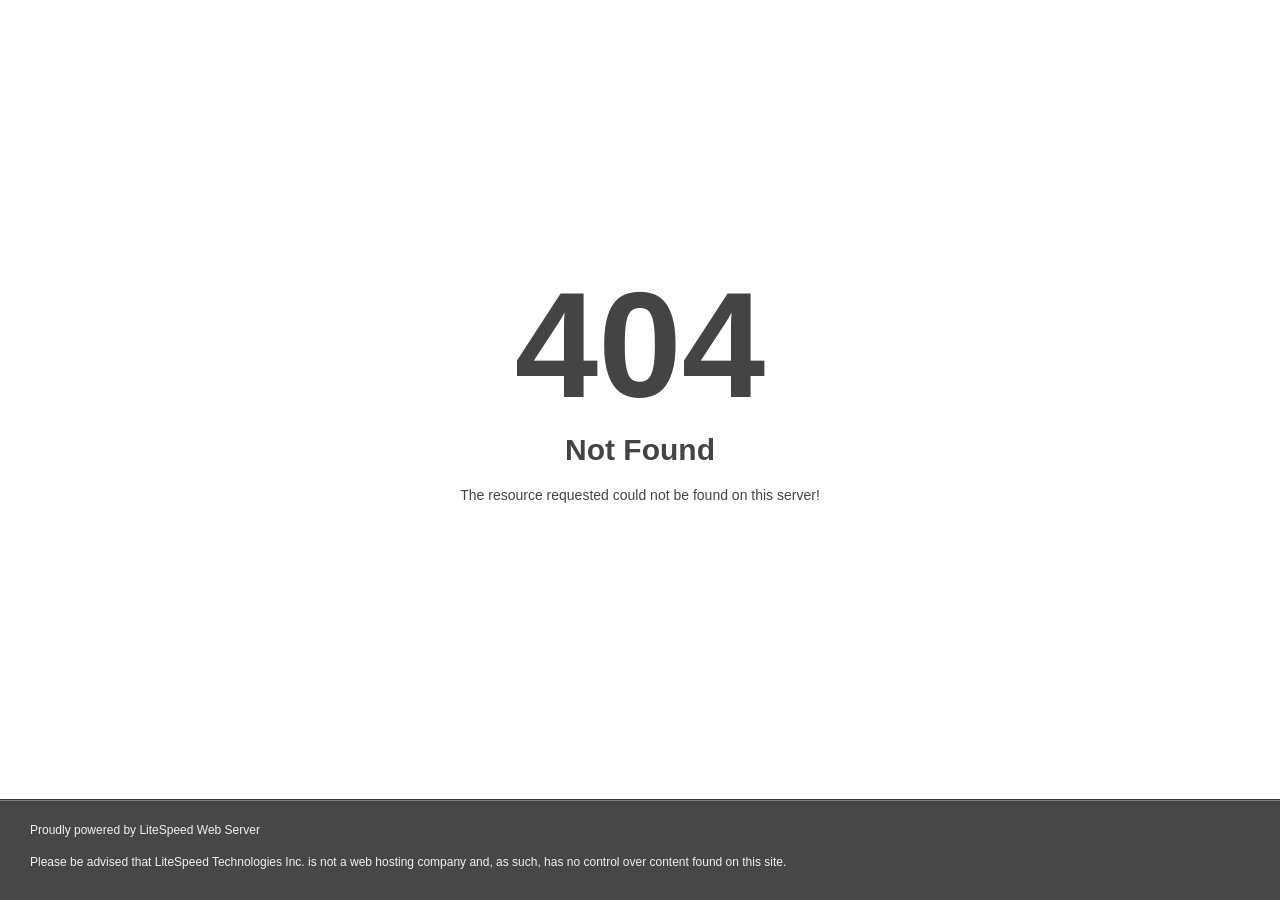
<file: assets/img/shape/star.html>
<!DOCTYPE html>
<html style="height:100%">
<head>
<meta name="viewport" content="width=device-width, initial-scale=1, shrink-to-fit=no" />
<title> 404 Not Found
</title><style>@media (prefers-color-scheme:dark){body{background-color:#000!important}}</style></head>
<body style="color: #444; margin:0;font: normal 14px/20px Arial, Helvetica, sans-serif; height:100%; background-color: #fff;">
<div style="height:auto; min-height:100%; ">     <div style="text-align: center; width:800px; margin-left: -400px; position:absolute; top: 30%; left:50%;">
        <h1 style="margin:0; font-size:150px; line-height:150px; font-weight:bold;">404</h1>
<h2 style="margin-top:20px;font-size: 30px;">Not Found
</h2>
<p>The resource requested could not be found on this server!</p>
</div></div><div style="color:#f0f0f0; font-size:12px;margin:auto;padding:0px 30px 0px 30px;position:relative;clear:both;height:100px;margin-top:-101px;background-color:#474747;border-top: 1px solid rgba(0,0,0,0.15);box-shadow: 0 1px 0 rgba(255, 255, 255, 0.3) inset;">
<br>Proudly powered by LiteSpeed Web Server<p>Please be advised that LiteSpeed Technologies Inc. is not a web hosting company and, as such, has no control over content found on this site.</p></div></body></html>
</file>
